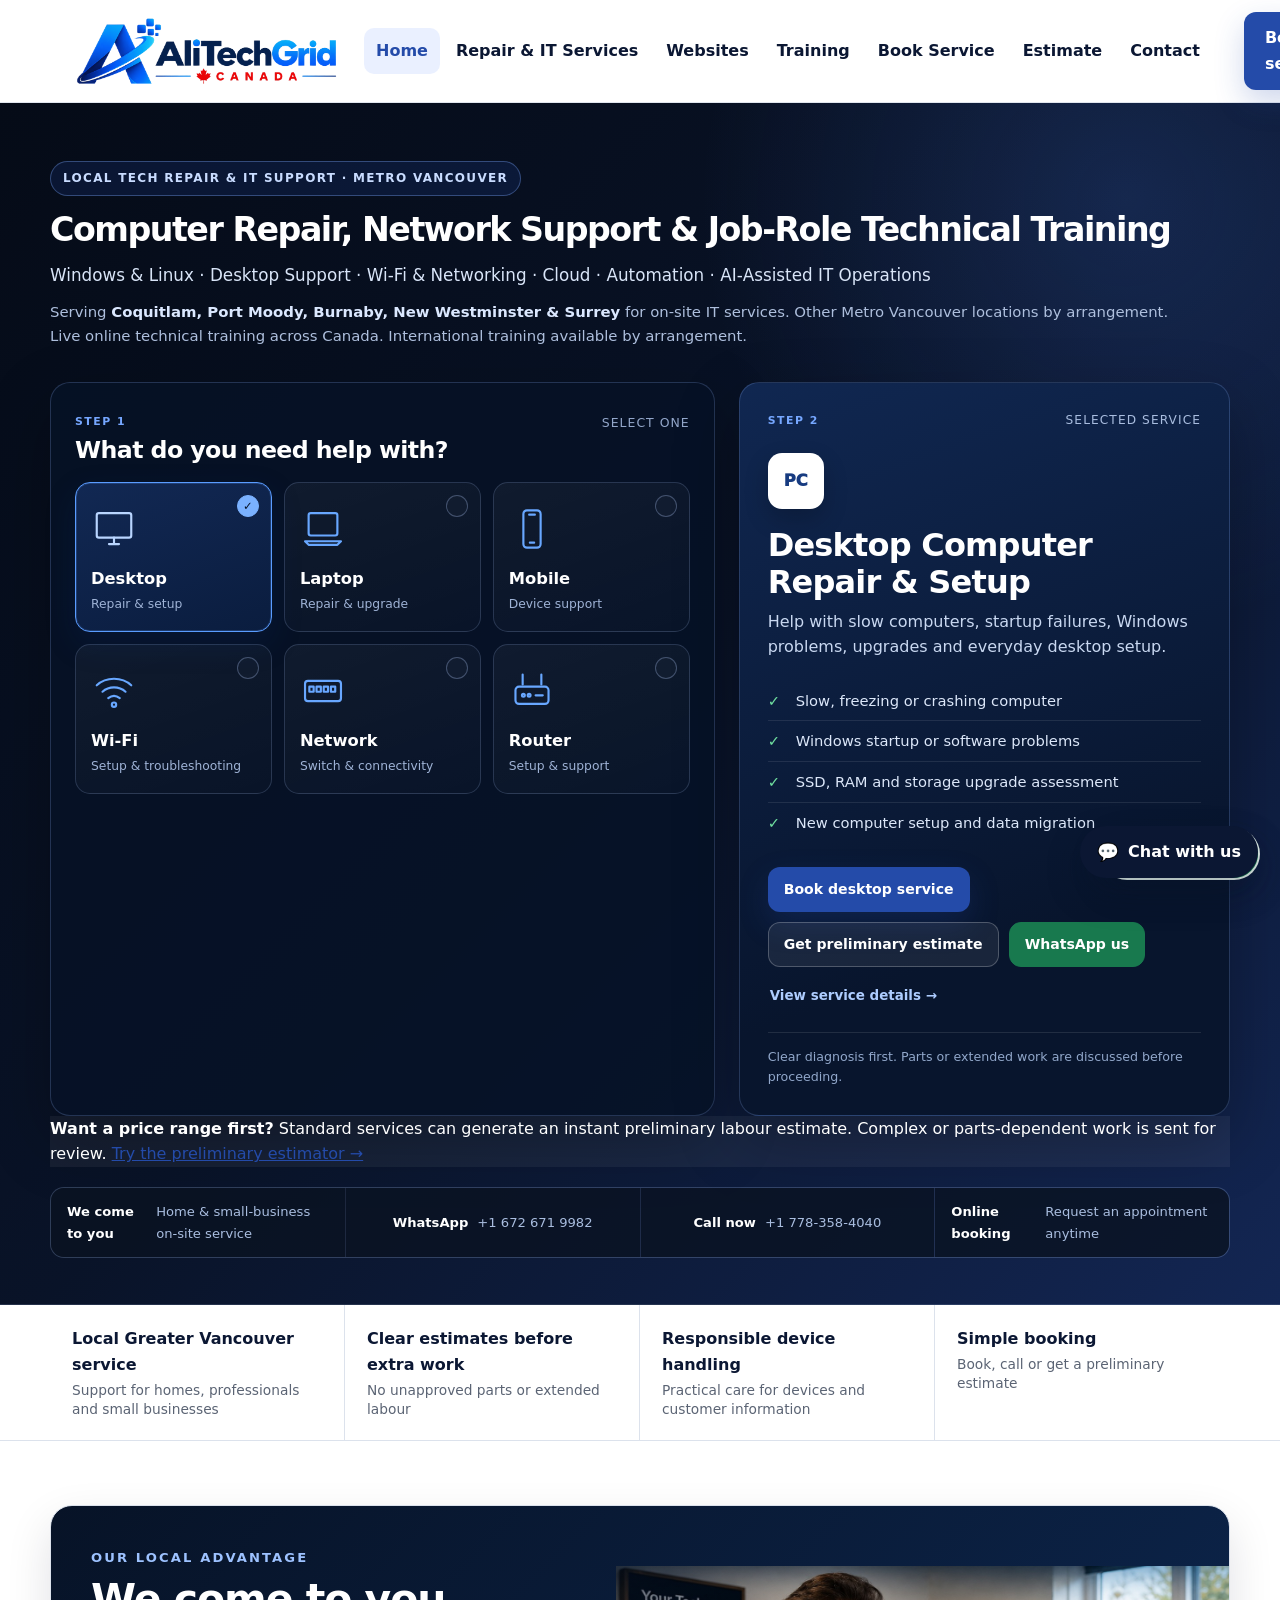
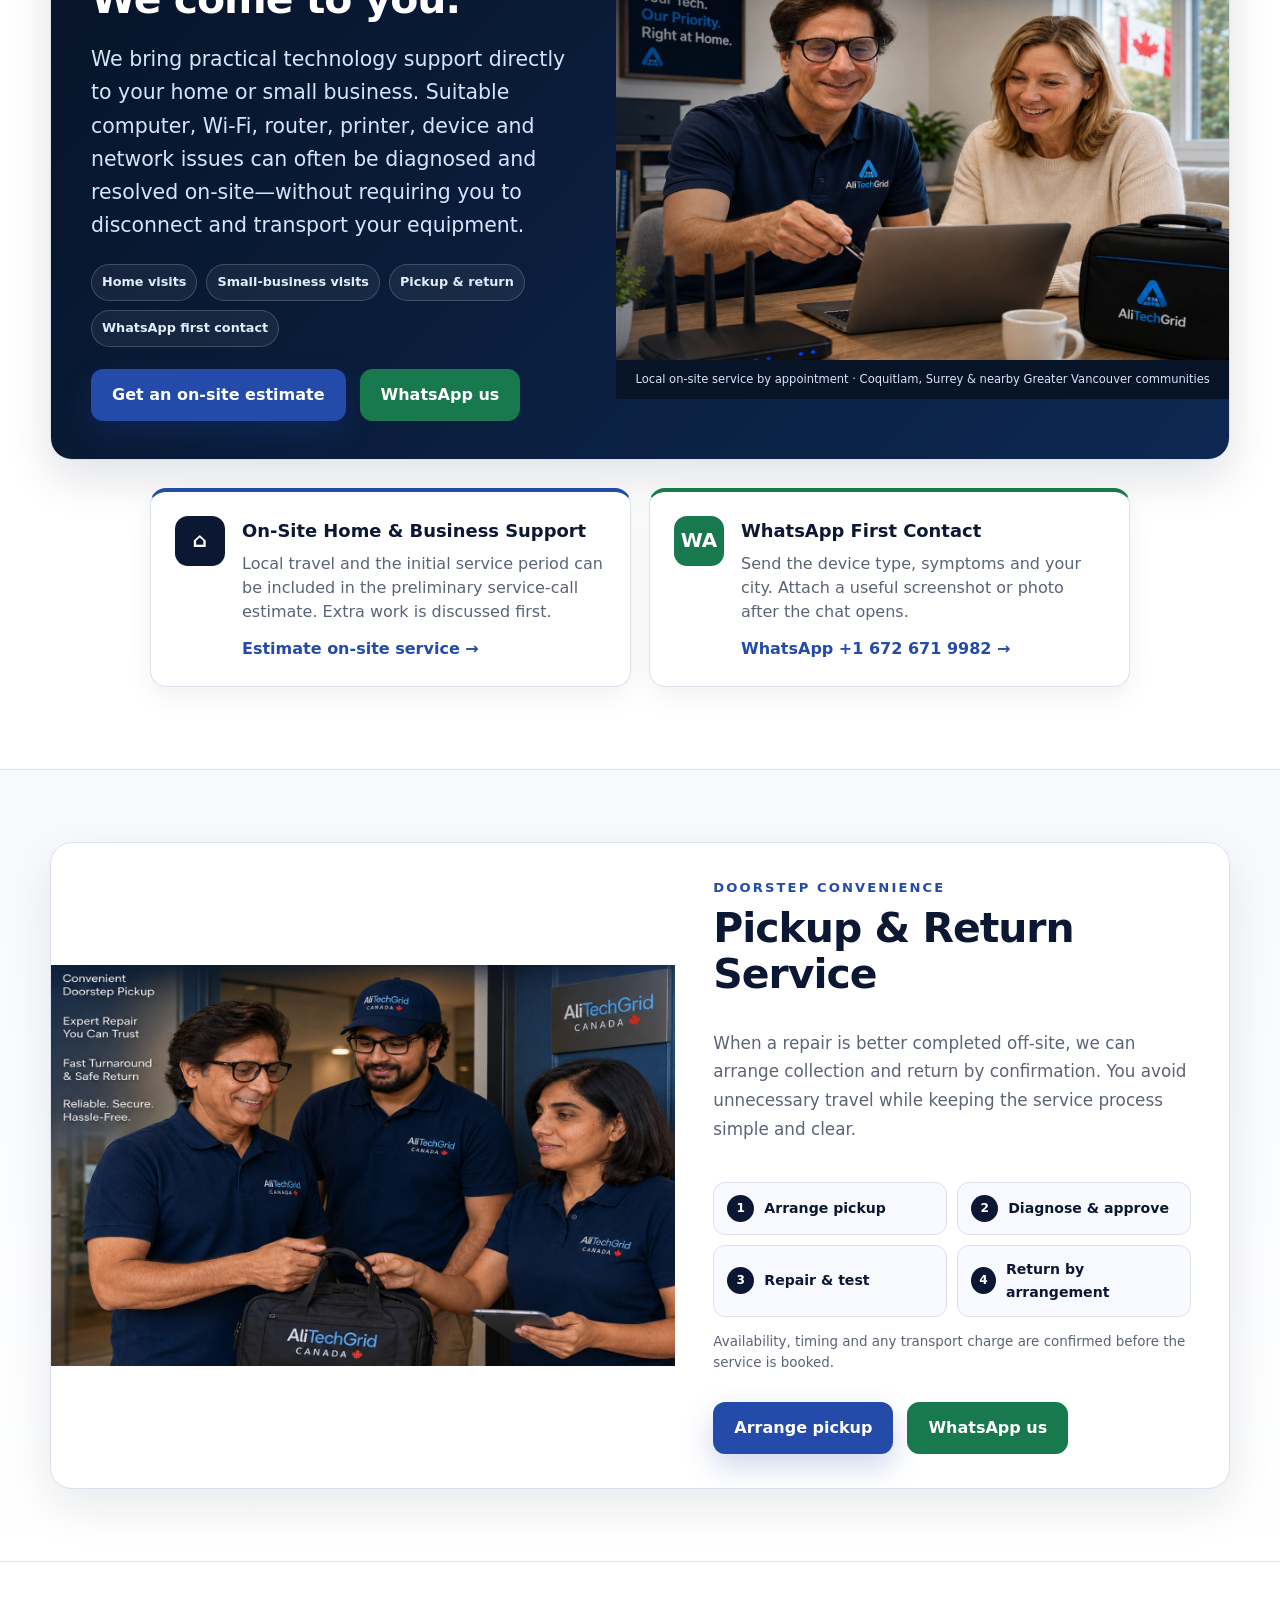
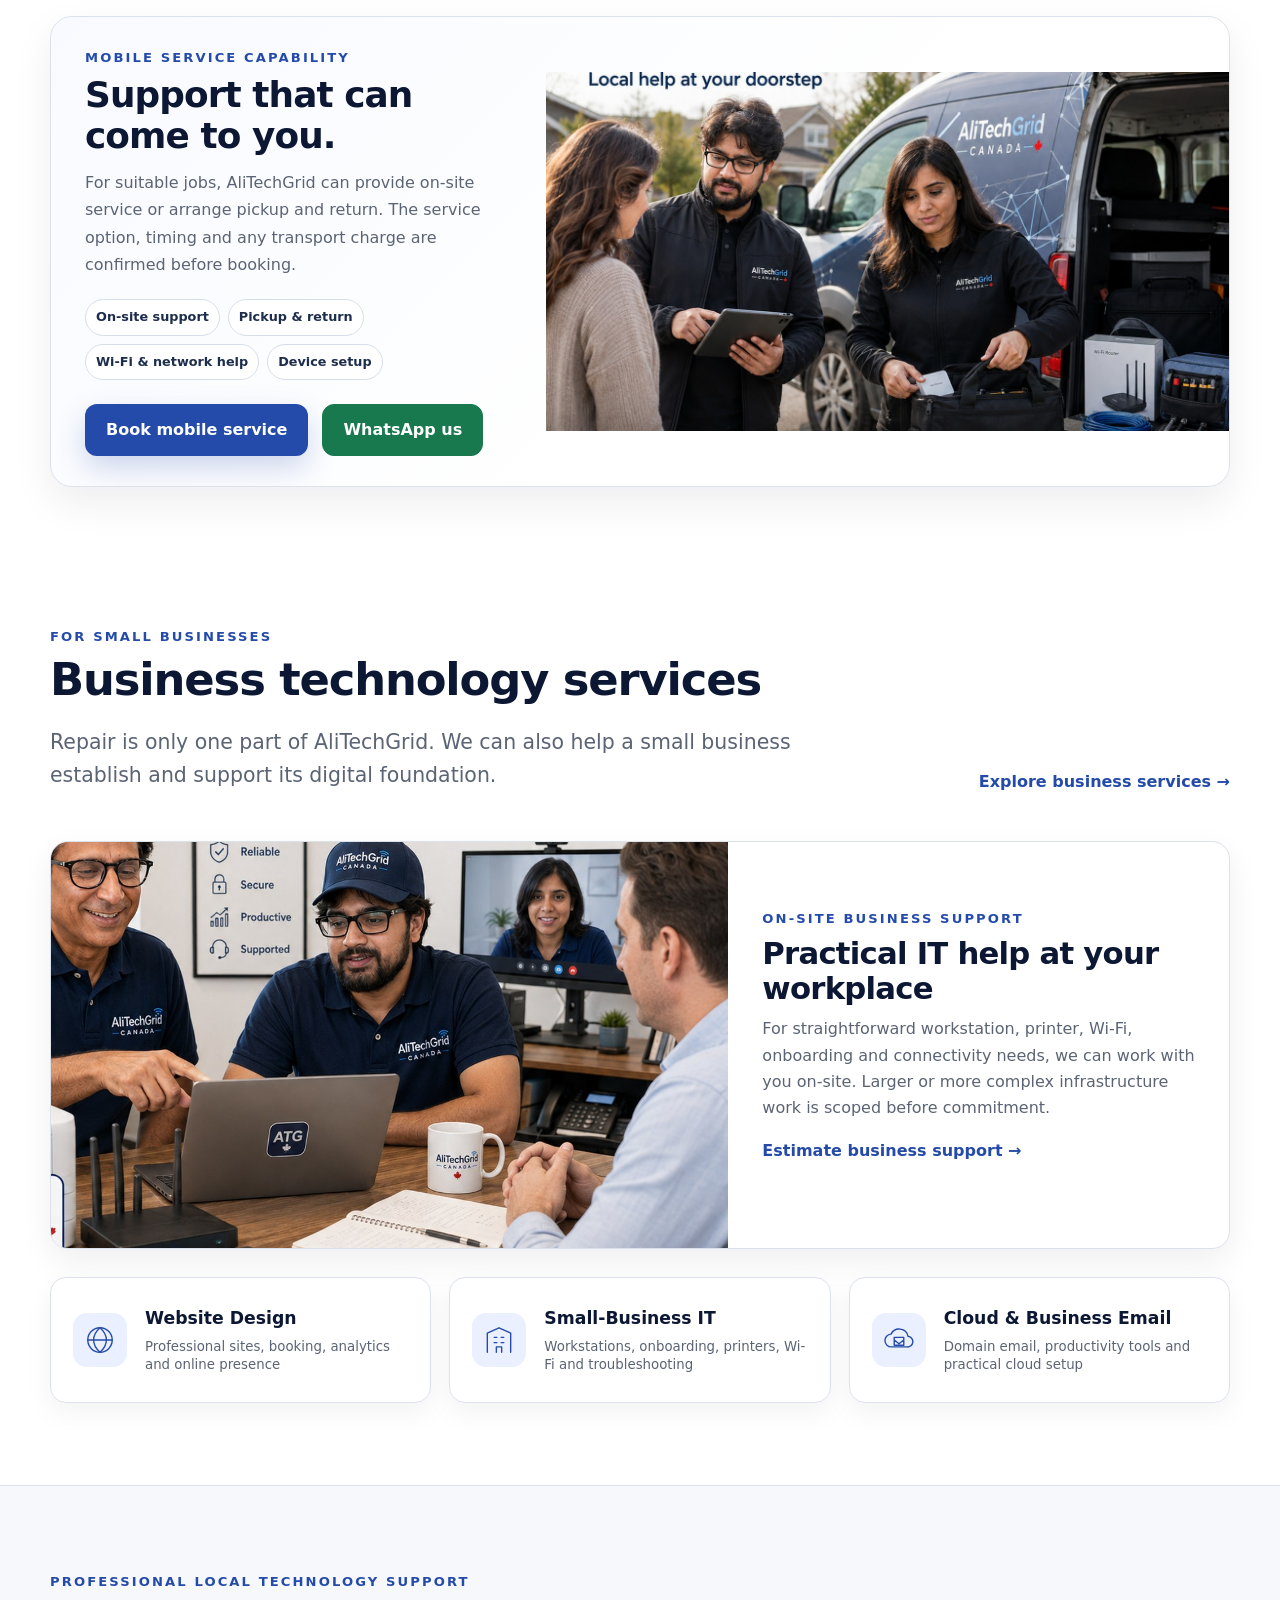
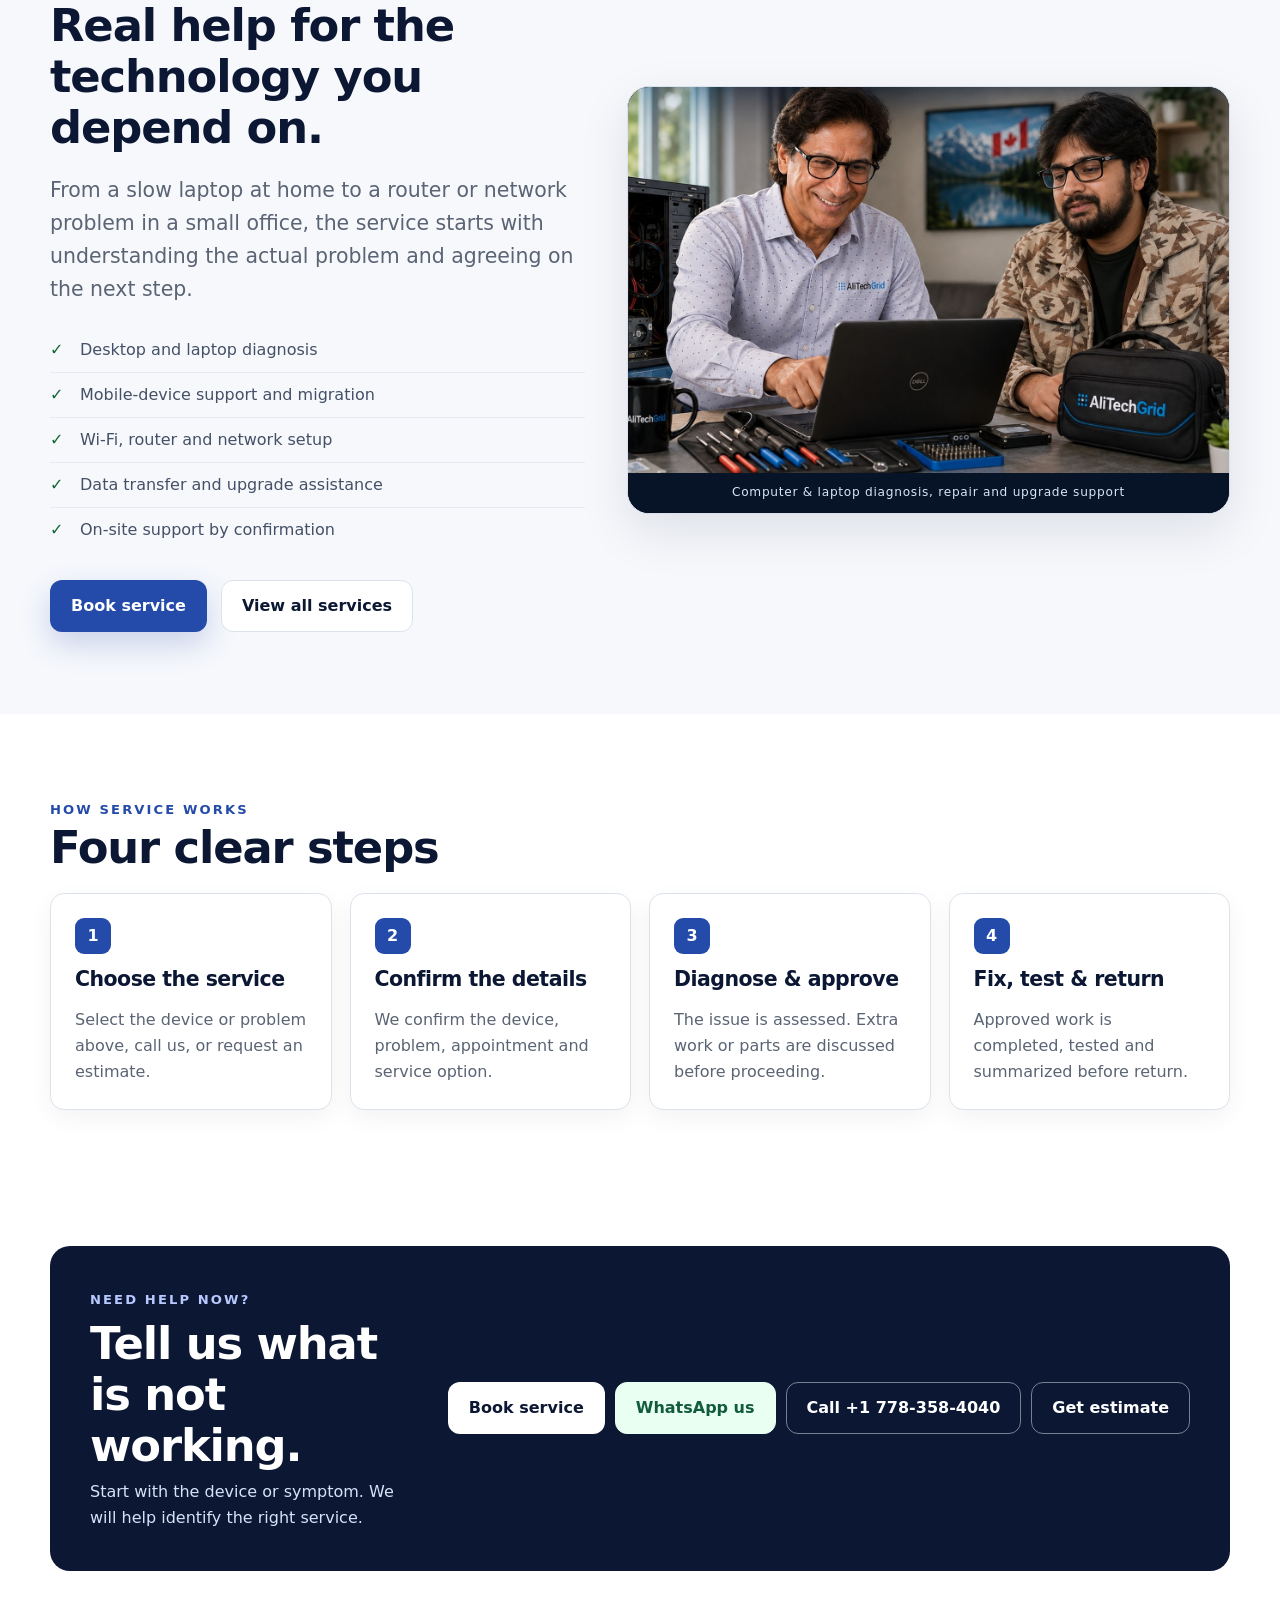
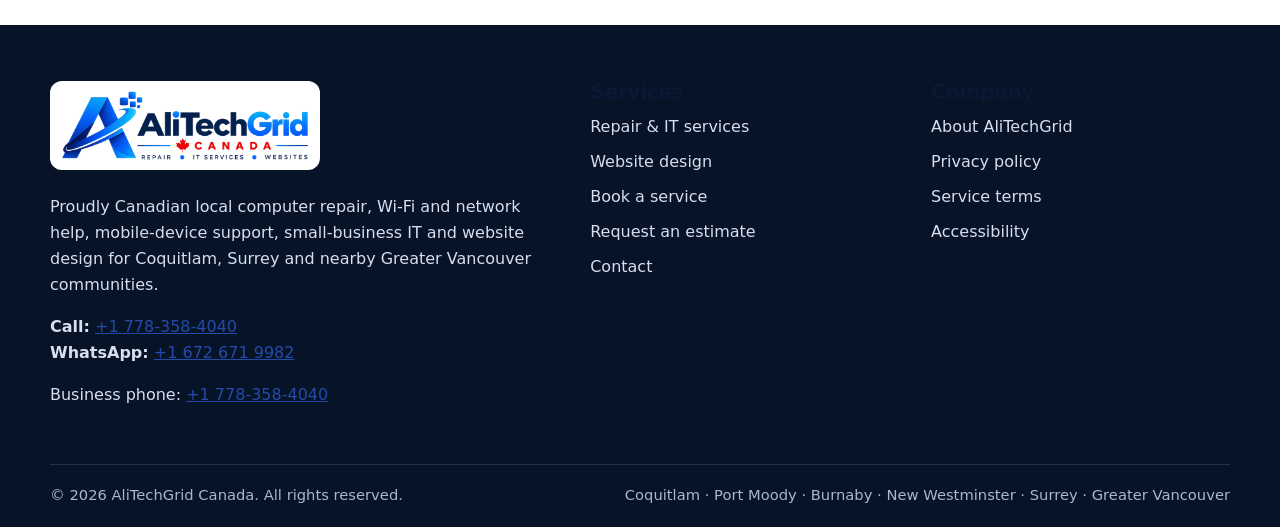
<file: index.html>
<!doctype html>
<html lang="en-CA">
<head>
  <script async src="https://www.googletagmanager.com/gtag/js?id=G-6F9X2CTQ1C"></script>
  <script>window.dataLayer=window.dataLayer||[];function gtag(){dataLayer.push(arguments)}gtag('js',new Date());gtag('config','G-6F9X2CTQ1C');</script>
  <meta charset="utf-8">
  <meta name="viewport" content="width=device-width,initial-scale=1">
  <title>Computer Repair, Wi-Fi & IT Support in Coquitlam | AliTechGrid Canada</title>
  <meta name="description" content="Local computer and laptop repair, mobile-device support, Wi-Fi, router and network setup, upgrades, data transfer, on-site IT support and small-business technology services in Coquitlam, Surrey and Greater Vancouver.">
  <meta name="robots" content="index, follow">
  <link rel="canonical" href="https://alitechgrid.ca/">
  <meta property="og:type" content="website">
  <meta property="og:site_name" content="AliTechGrid Canada">
  <meta property="og:title" content="Computer Repair, Wi-Fi & IT Support in Coquitlam | AliTechGrid Canada">
  <meta property="og:description" content="Choose your device or service and quickly find the right local repair or IT support starting point.">
  <meta property="og:url" content="https://alitechgrid.ca/">
  <meta property="og:image" content="https://alitechgrid.ca/assets/img/alitechgrid-home-service.jpg">
  <meta name="theme-color" content="#071327">
  <link rel="icon" href="assets/img/favicon.svg" type="image/svg+xml">
  <link rel="apple-touch-icon" href="assets/img/icon-180.png">
  <link rel="manifest" href="manifest.webmanifest">
  <link rel="stylesheet" href="assets/css/styles.css">
  <link rel="stylesheet" href="assets/css/local-it.css">
  <script type="application/ld+json">{"@context":"https://schema.org","@type":"LocalBusiness","name":"AliTechGrid Canada","url":"https://alitechgrid.ca","logo":"https://alitechgrid.ca/assets/img/alitechgrid-canada-logo.png","image":"https://alitechgrid.ca/assets/img/alitechgrid-home-service.jpg","telephone":"+1 778-358-4040","email":"contact@alitechgrid.com","description":"Local computer and laptop repair, mobile-device support, Wi-Fi and networking, on-site IT support and small-business digital services.","areaServed":["Coquitlam","Port Moody","Burnaby","New Westminster","Surrey","Greater Vancouver"],"serviceType":["Desktop computer repair","Laptop repair","Mobile phone and tablet support","Wi-Fi troubleshooting and setup","Router setup","Home and small-business networking","On-site IT support","Computer upgrades and data transfer","Small-business IT support","Website design","Business email and cloud setup"]}</script>
</head>
<body>
<a class="skip-link" href="#main">Skip to main content</a>
<header class="site-header"><div class="header-inner">
  <a class="brand" href="index.html" aria-label="AliTechGrid Canada home"><img src="assets/img/alitechgrid-canada-compact.png" alt="AliTechGrid Canada"></a>
  <button class="menu-button" type="button" data-menu-button aria-expanded="false" aria-controls="main-nav">Menu</button>
  <nav class="main-nav" id="main-nav" data-main-nav aria-label="Primary navigation">
    <a href="index.html" aria-current="page">Home</a><a href="services.html">Repair & IT Services</a><a href="websites.html">Websites</a><a href="book.html">Book Service</a><a href="estimate.html">Estimate</a><a href="contact.html">Contact</a>
  </nav>
  <a class="button button-primary header-book" href="book.html" data-booking-link>Book service</a>
</div></header>

<main id="main">
<section class="dynamic-hero">
  <div class="container">
    <div class="dynamic-hero-heading">
      <span class="local-badge">LOCAL TECH REPAIR & IT SUPPORT · GREATER VANCOUVER</span>
      <h1>Computer & Laptop Repair, Wi-Fi & IT Support</h1>
      <p class="dynamic-lead">Choose the device or service you need help with. You do not need to know the technical cause—we will help identify the right starting point.</p>
      <p class="dynamic-location">Serving <strong>Coquitlam, Port Moody, Burnaby, New Westminster, Surrey & Greater Vancouver</strong>.</p>
    </div>

    <div class="service-counter-layout">
      <div class="service-picker-shell">
        <div class="picker-heading">
          <div><span class="picker-step">STEP 1</span><h2>What do you need help with?</h2></div>
          <span class="picker-hint">Select one</span>
        </div>
        <div class="service-picker" role="radiogroup" aria-label="Choose a repair or IT service">
          <button class="service-choice is-active" type="button" role="radio" aria-checked="true" data-service="desktop">
            <span class="choice-check" aria-hidden="true">✓</span>
            <svg viewBox="0 0 64 64" aria-hidden="true"><rect x="8" y="10" width="48" height="34" rx="3"/><path d="M25 53h14M32 44v9"/></svg>
            <span class="choice-title">Desktop</span><span class="choice-sub">Repair & setup</span>
          </button>
          <button class="service-choice" type="button" role="radio" aria-checked="false" data-service="laptop">
            <span class="choice-check" aria-hidden="true">✓</span>
            <svg viewBox="0 0 64 64" aria-hidden="true"><rect x="12" y="10" width="40" height="31" rx="3"/><path d="M7 49h50l-5 5H12z"/></svg>
            <span class="choice-title">Laptop</span><span class="choice-sub">Repair & upgrade</span>
          </button>
          <button class="service-choice" type="button" role="radio" aria-checked="false" data-service="mobile">
            <span class="choice-check" aria-hidden="true">✓</span>
            <svg viewBox="0 0 64 64" aria-hidden="true"><rect x="20" y="6" width="24" height="52" rx="5"/><path d="M28 12h8M29 51h6"/></svg>
            <span class="choice-title">Mobile</span><span class="choice-sub">Device support</span>
          </button>
          <button class="service-choice" type="button" role="radio" aria-checked="false" data-service="wifi">
            <span class="choice-check" aria-hidden="true">✓</span>
            <svg viewBox="0 0 64 64" aria-hidden="true"><path d="M8 24c13-12 35-12 48 0M16 33c9-8 23-8 32 0M24 42c5-4 11-4 16 0"/><circle cx="32" cy="51" r="3"/></svg>
            <span class="choice-title">Wi-Fi</span><span class="choice-sub">Setup & troubleshooting</span>
          </button>
          <button class="service-choice" type="button" role="radio" aria-checked="false" data-service="network">
            <span class="choice-check" aria-hidden="true">✓</span>
            <svg viewBox="0 0 64 64" aria-hidden="true"><rect x="7" y="18" width="50" height="28" rx="4"/><rect x="13" y="26" width="6" height="7"/><rect x="23" y="26" width="6" height="7"/><rect x="33" y="26" width="6" height="7"/><rect x="43" y="26" width="6" height="7"/></svg>
            <span class="choice-title">Network</span><span class="choice-sub">Switch & connectivity</span>
          </button>
          <button class="service-choice" type="button" role="radio" aria-checked="false" data-service="router">
            <span class="choice-check" aria-hidden="true">✓</span>
            <svg viewBox="0 0 64 64" aria-hidden="true"><path d="M19 23V9M45 23V9"/><rect x="9" y="26" width="46" height="24" rx="5"/><circle cx="20" cy="38" r="2"/><circle cx="28" cy="38" r="2"/><path d="M37 38h10"/></svg>
            <span class="choice-title">Router</span><span class="choice-sub">Setup & support</span>
          </button>
        </div>
      </div>

      <aside class="dynamic-service-panel" aria-live="polite" aria-atomic="true">
        <div class="panel-topline"><span class="panel-step">STEP 2</span><span class="panel-status">Selected service</span></div>
        <div class="panel-service-icon" data-panel-icon aria-hidden="true">PC</div>
        <h2 data-panel-title>Desktop Computer Repair & Setup</h2>
        <p data-panel-description>Help with slow computers, startup failures, Windows problems, upgrades and everyday desktop setup.</p>
        <ul class="panel-problems" data-panel-problems>
          <li>Slow, freezing or crashing computer</li>
          <li>Windows startup or software problems</li>
          <li>SSD, RAM and storage upgrade assessment</li>
          <li>New computer setup and data migration</li>
        </ul>
        <div class="panel-actions">
          <a class="button button-primary" href="book.html" data-panel-book data-booking-link>Book desktop service</a>
          <a class="button button-secondary" href="estimate.html" data-panel-estimate>Get preliminary estimate</a>
          <a class="button button-whatsapp" href="https://wa.me/16726719982" data-panel-whatsapp target="_blank" rel="noopener noreferrer">WhatsApp us</a>
          <a class="panel-details" href="services.html#computer" data-panel-details>View service details →</a>
        </div>
        <p class="panel-assurance">Clear diagnosis first. Parts or extended work are discussed before proceeding.</p>
      </aside>
    </div>

    <div class="standard-estimate-note">
      <strong>Want a price range first?</strong>
      <span>Standard services can generate an instant preliminary labour estimate. Complex or parts-dependent work is sent for review.</span>
      <a href="estimate.html">Try the preliminary estimator →</a>
    </div>

    <div class="hero-contact-row">
      <a href="book.html" data-booking-link><strong>We come to you</strong><span>Home & small-business on-site service</span></a>
      <a href="https://wa.me/16726719982" data-whatsapp-link data-whatsapp-message="Hello AliTechGrid Canada. I need help with a technology issue and would like to discuss service options."><strong>WhatsApp</strong><span>+1 672 671 9982</span></a>
      <a href="tel:+17783584040"><strong>Call now</strong><span>+1 778-358-4040</span></a>
      <a href="book.html" data-booking-link><strong>Online booking</strong><span>Request an appointment anytime</span></a>
    </div>
  </div>
</section>

<section class="shop-trust" aria-label="Service commitments"><div class="container shop-trust-grid">
  <div><strong>Local Greater Vancouver service</strong><span>Support for homes, professionals and small businesses</span></div>
  <div><strong>Clear estimates before extra work</strong><span>No unapproved parts or extended labour</span></div>
  <div><strong>Responsible device handling</strong><span>Practical care for devices and customer information</span></div>
  <div><strong>Simple booking</strong><span>Book, call or get a preliminary estimate</span></div>
</div></section>

<section class="section service-delivery-section"><div class="container">
  <div class="onsite-feature">
    <div class="onsite-feature-copy">
      <span class="eyebrow">Our local advantage</span>
      <h2>We come to you.</h2>
      <p class="lead">We bring practical technology support directly to your home or small business. Suitable computer, Wi-Fi, router, printer, device and network issues can often be diagnosed and resolved on-site—without requiring you to disconnect and transport your equipment.</p>
      <div class="onsite-points"><span>Home visits</span><span>Small-business visits</span><span>Pickup & return</span><span>WhatsApp first contact</span></div>
      <div class="button-row"><a class="button button-primary" href="estimate.html?customer=home">Get an on-site estimate</a><a class="button button-whatsapp" href="https://wa.me/16726719982" data-whatsapp-link data-whatsapp-message="Hello AliTechGrid Canada. I would like to discuss an on-site technology service." target="_blank" rel="noopener noreferrer">WhatsApp us</a></div>
    </div>
    <figure class="onsite-feature-visual"><img src="assets/img/alitechgrid-home-service.jpg" width="1200" height="720" alt="AliTechGrid technician providing on-site computer and Wi-Fi support at a customer's home" loading="lazy" decoding="async"><figcaption>Local on-site service by appointment · Coquitlam, Surrey & nearby Greater Vancouver communities</figcaption></figure>
  </div>
  <div class="service-delivery-grid service-delivery-grid-compact">
    <article class="service-delivery-card featured"><span class="delivery-icon" aria-hidden="true">⌂</span><div><strong>On-Site Home & Business Support</strong><p>Local travel and the initial service period can be included in the preliminary service-call estimate. Extra work is discussed first.</p><a href="estimate.html?customer=home">Estimate on-site service →</a></div></article>
    <article class="service-delivery-card whatsapp-card"><span class="delivery-icon" aria-hidden="true">WA</span><div><strong>WhatsApp First Contact</strong><p>Send the device type, symptoms and your city. Attach a useful screenshot or photo after the chat opens.</p><a href="https://wa.me/16726719982" data-whatsapp-link data-whatsapp-message="Hello AliTechGrid Canada. I need technology help. I can send a screenshot or photo if useful." target="_blank" rel="noopener noreferrer">WhatsApp +1 672 671 9982 →</a></div></article>
  </div>
</div></section>

<section class="section pickup-feature-section"><div class="container">
  <div class="pickup-feature">
    <figure class="pickup-feature-visual"><img src="assets/img/alitechgrid-pickup-service.jpg" width="1200" height="720" alt="AliTechGrid technician arranging secure pickup and return of a customer's computer device" loading="lazy" decoding="async"></figure>
    <div class="pickup-feature-copy">
      <span class="eyebrow">Doorstep convenience</span>
      <h2>Pickup & Return Service</h2>
      <p class="lead">When a repair is better completed off-site, we can arrange collection and return by confirmation. You avoid unnecessary travel while keeping the service process simple and clear.</p>
      <div class="pickup-benefits"><span><strong>1</strong> Arrange pickup</span><span><strong>2</strong> Diagnose & approve</span><span><strong>3</strong> Repair & test</span><span><strong>4</strong> Return by arrangement</span></div>
      <p class="muted pickup-note">Availability, timing and any transport charge are confirmed before the service is booked.</p>
      <div class="button-row"><a class="button button-primary" href="book.html" data-booking-link>Arrange pickup</a><a class="button button-whatsapp" href="https://wa.me/16726719982" data-whatsapp-link data-whatsapp-message="Hello AliTechGrid Canada. I would like to arrange pickup and return service for my device." target="_blank" rel="noopener noreferrer">WhatsApp us</a></div>
    </div>
  </div>
</div></section>

<section class="section-sm mobile-service-proof"><div class="container">
  <div class="mobile-service-proof-card">
    <div class="mobile-service-proof-copy">
      <span class="eyebrow">Mobile service capability</span>
      <h2>Support that can come to you.</h2>
      <p>For suitable jobs, AliTechGrid can provide on-site service or arrange pickup and return. The service option, timing and any transport charge are confirmed before booking.</p>
      <div class="mobile-service-proof-points"><span>On-site support</span><span>Pickup &amp; return</span><span>Wi-Fi &amp; network help</span><span>Device setup</span></div>
      <div class="button-row"><a class="button button-primary" href="book.html" data-booking-link>Book mobile service</a><a class="button button-whatsapp" href="https://wa.me/16726719982" data-whatsapp-link data-whatsapp-message="Hello AliTechGrid Canada. I would like to discuss mobile on-site or pickup and return service." target="_blank" rel="noopener noreferrer">WhatsApp us</a></div>
    </div>
    <figure class="mobile-service-proof-visual"><img src="assets/img/alitechgrid-mobile-service.jpg" width="1400" height="736" alt="AliTechGrid mobile technology service team assisting a customer beside a service vehicle" loading="lazy" decoding="async"></figure>
  </div>
</div></section>

<section class="section business-services"><div class="container">
  <div class="section-heading-row"><div><span class="eyebrow">For small businesses</span><h2>Business technology services</h2><p class="lead">Repair is only one part of AliTechGrid. We can also help a small business establish and support its digital foundation.</p></div><a class="text-link" href="websites.html">Explore business services →</a></div>
  <div class="business-visual-feature"><figure><img src="assets/img/alitechgrid-business-service.jpg" width="1200" height="720" alt="AliTechGrid team discussing technology support with a small-business customer" loading="lazy" decoding="async"></figure><div><span class="eyebrow">On-site business support</span><h3>Practical IT help at your workplace</h3><p>For straightforward workstation, printer, Wi-Fi, onboarding and connectivity needs, we can work with you on-site. Larger or more complex infrastructure work is scoped before commitment.</p><a class="text-link" href="estimate.html?customer=business">Estimate business support →</a></div></div>
  <div class="business-service-grid">
    <a class="business-service-card" href="websites.html">
      <span class="business-icon"><svg viewBox="0 0 64 64" aria-hidden="true"><circle cx="32" cy="32" r="23"/><path d="M9 32h46M32 9c8 7 12 15 12 23S40 48 32 55M32 9c-8 7-12 15-12 23s4 16 12 23"/></svg></span>
      <span><strong>Website Design</strong><small>Professional sites, booking, analytics and online presence</small></span>
    </a>
    <a class="business-service-card" href="services.html#business">
      <span class="business-icon"><svg viewBox="0 0 64 64" aria-hidden="true"><path d="M10 55V19l22-10 22 10v36M23 27h5M36 27h5M23 37h5M36 37h5M27 55V45h10v10"/></svg></span>
      <span><strong>Small-Business IT</strong><small>Workstations, onboarding, printers, Wi-Fi and troubleshooting</small></span>
    </a>
    <a class="business-service-card" href="services.html#business">
      <span class="business-icon"><svg viewBox="0 0 64 64" aria-hidden="true"><path d="M18 45h29a10 10 0 0 0 2-20 17 17 0 0 0-32-4A12 12 0 0 0 18 45z"/><path d="M23 32l9 7 9-7M23 27h18v15H23z"/></svg></span>
      <span><strong>Cloud & Business Email</strong><small>Domain email, productivity tools and practical cloud setup</small></span>
    </a>
  </div>
</div></section>

<section class="section surface-alt repair-brand-section"><div class="container repair-brand-grid">
  <div class="repair-brand-copy">
    <span class="eyebrow">Professional local technology support</span>
    <h2>Real help for the technology you depend on.</h2>
    <p class="lead">From a slow laptop at home to a router or network problem in a small office, the service starts with understanding the actual problem and agreeing on the next step.</p>
    <ul class="solution-list"><li>Desktop and laptop diagnosis</li><li>Mobile-device support and migration</li><li>Wi-Fi, router and network setup</li><li>Data transfer and upgrade assistance</li><li>On-site support by confirmation</li></ul>
    <div class="button-row"><a class="button button-primary" href="book.html" data-booking-link>Book service</a><a class="button button-secondary" href="services.html">View all services</a></div>
  </div>
  <figure class="repair-brand-visual"><img src="assets/img/alitechgrid-repair-service.jpg" width="1200" height="720" alt="AliTechGrid technicians diagnosing and repairing computer hardware and laptop problems" loading="lazy" decoding="async"><figcaption>Computer & laptop diagnosis, repair and upgrade support</figcaption></figure>
</div></section>

<section class="section"><div class="container">
  <span class="eyebrow">How service works</span><h2>Four clear steps</h2>
  <div class="simple-process">
    <article><span>1</span><h3>Choose the service</h3><p>Select the device or problem above, call us, or request an estimate.</p></article>
    <article><span>2</span><h3>Confirm the details</h3><p>We confirm the device, problem, appointment and service option.</p></article>
    <article><span>3</span><h3>Diagnose & approve</h3><p>The issue is assessed. Extra work or parts are discussed before proceeding.</p></article>
    <article><span>4</span><h3>Fix, test & return</h3><p>Approved work is completed, tested and summarized before return.</p></article>
  </div>
</div></section>

<section class="section-sm"><div class="container"><div class="local-cta"><div><span class="eyebrow cta-eyebrow">Need help now?</span><h2>Tell us what is not working.</h2><p>Start with the device or symptom. We will help identify the right service.</p></div><div class="local-cta-actions"><a class="button button-light" href="book.html" data-booking-link>Book service</a><a class="button button-whatsapp-light" href="https://wa.me/16726719982" data-whatsapp-link data-whatsapp-message="Hello AliTechGrid Canada. I need help and would like to discuss the best service option." target="_blank" rel="noopener noreferrer">WhatsApp us</a><a class="button button-outline-light" href="tel:+17783584040">Call +1 778-358-4040</a><a class="button button-outline-light" href="estimate.html">Get estimate</a></div></div></div></section>
</main>

<footer class="site-footer"><div class="container"><div class="footer-grid">
  <div><img class="footer-logo" src="assets/img/alitechgrid-canada-logo.png" alt="AliTechGrid Canada"><p>Proudly Canadian local computer repair, Wi-Fi and network help, mobile-device support, small-business IT and website design for Coquitlam, Surrey and nearby Greater Vancouver communities.</p><p><strong>Call:</strong> <a href="tel:+17783584040">+1 778-358-4040</a><br><strong>WhatsApp:</strong> <a href="https://wa.me/16726719982" data-whatsapp-link>+1 672 671 9982</a></p></div>
  <div><h3>Services</h3><ul class="footer-links"><li><a href="services.html">Repair & IT services</a></li><li><a href="websites.html">Website design</a></li><li><a href="book.html">Book a service</a></li><li><a href="estimate.html">Request an estimate</a></li><li><a href="contact.html">Contact</a></li></ul></div>
  <div><h3>Company</h3><ul class="footer-links"><li><a href="about.html">About AliTechGrid</a></li><li><a href="privacy.html">Privacy policy</a></li><li><a href="terms.html">Service terms</a></li><li><a href="accessibility.html">Accessibility</a></li></ul></div>
</div><div class="footer-bottom"><span>© <span data-current-year></span> AliTechGrid Canada. All rights reserved.</span><span>Coquitlam · Port Moody · Burnaby · New Westminster · Surrey · Greater Vancouver</span></div></div></footer>
<a class="whatsapp-float" href="https://wa.me/16726719982" data-whatsapp-link data-whatsapp-message="Hello AliTechGrid Canada. I need help with a technology issue." aria-label="Chat with AliTechGrid Canada on WhatsApp"><span class="whatsapp-float-icon" aria-hidden="true">WA</span><span>WhatsApp</span></a>
<script src="assets/js/site-config.js"></script><script src="assets/js/main.js"></script><script src="assets/js/whatsapp.js"></script><script src="assets/js/local-services.js"></script>
</body></html>
</file>
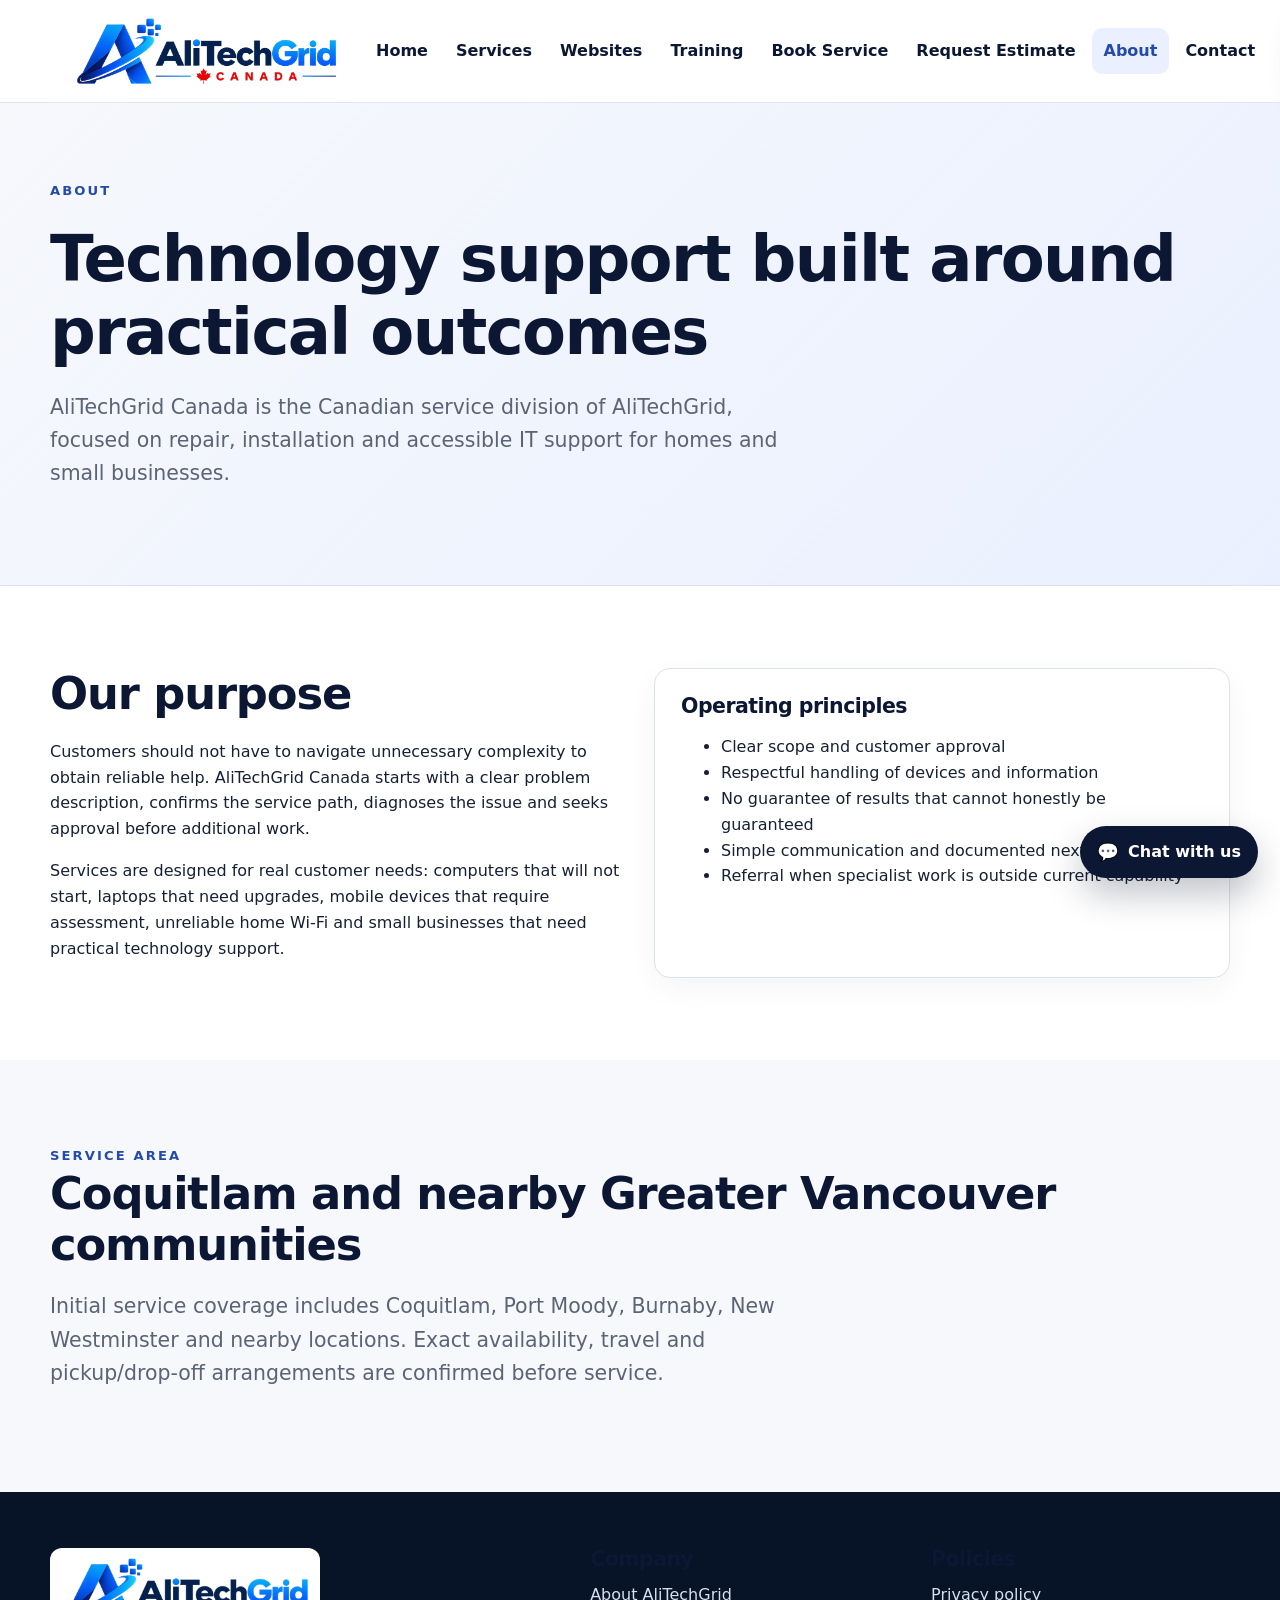
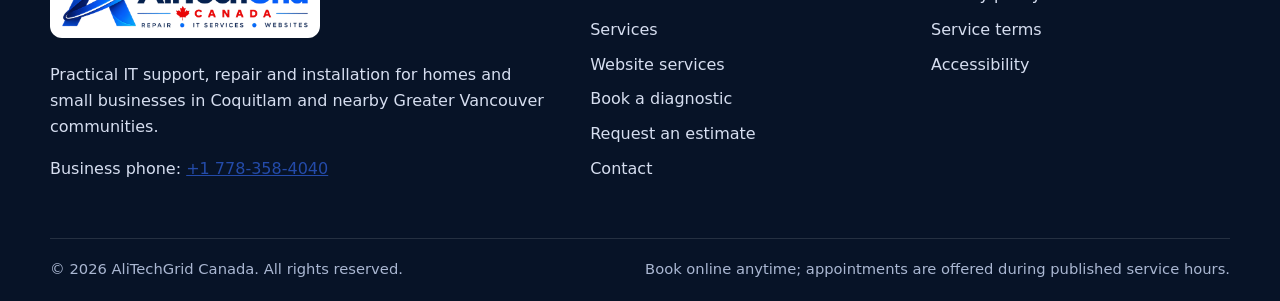
<file: about.html>
<!doctype html>
<html lang="en-CA">
<head>
  <!-- Google tag (gtag.js) -->
  <script async src="https://www.googletagmanager.com/gtag/js?id=G-6F9X2CTQ1C"></script>
  <script>
    window.dataLayer = window.dataLayer || [];
    function gtag(){dataLayer.push(arguments);}
    gtag('js', new Date());
    gtag('config', 'G-6F9X2CTQ1C');
  </script>
  <meta charset="utf-8">
  <meta name="viewport" content="width=device-width, initial-scale=1">
  <title>About AliTechGrid Canada</title>
  <meta name="description" content="Learn about AliTechGrid Canada's practical approach to repair, installation and IT support for homes and small businesses.">
  <meta name="robots" content="index, follow">
  <link rel="canonical" href="https://alitechgrid.ca/about.html">
  <meta property="og:type" content="website">
  <meta property="og:site_name" content="AliTechGrid Canada">
  <meta property="og:title" content="About AliTechGrid Canada">
  <meta property="og:description" content="Learn about AliTechGrid Canada's practical approach to repair, installation and IT support for homes and small businesses.">
  <meta property="og:url" content="https://alitechgrid.ca/about.html">
  <meta property="og:image" content="https://alitechgrid.ca/assets/img/alitechgrid-canada-logo.png">
  <meta name="theme-color" content="#0b1733">
  <link rel="icon" href="assets/img/favicon.svg" type="image/svg+xml">
  <link rel="apple-touch-icon" href="assets/img/icon-180.png">
  <link rel="manifest" href="manifest.webmanifest">
  <link rel="stylesheet" href="assets/css/styles.css">
  
<script type="application/ld+json">
{
  "@context": "https://schema.org",
  "@type": "LocalBusiness",
  "name": "AliTechGrid Canada",
  "url": "https://alitechgrid.ca",
  "logo": "https://alitechgrid.ca/assets/img/alitechgrid-canada-logo.png",
  "image": "https://alitechgrid.ca/assets/img/alitechgrid-canada-logo.png",
  "email": "contact@alitechgrid.com",
  "description": "Computer, laptop, mobile device and small-business IT support in Coquitlam and nearby Greater Vancouver communities.",
  "areaServed": [
    "Coquitlam",
    "Port Moody",
    "Burnaby",
    "New Westminster",
    "Greater Vancouver"
  ],
  "serviceType": [
    "Computer repair",
    "Laptop repair",
    "Mobile phone and tablet repair assessment",
    "On-site IT support",
    "Pickup and drop-off service",
    "Home Wi-Fi and network setup",
    "Small-business IT support"
  ]
}
</script>

</head>
<body>
  
<a class="skip-link" href="#main">Skip to main content</a>
<header class="site-header">
  <div class="header-inner">
    <a class="brand" href="index.html" aria-label="AliTechGrid Canada home">
      <img src="assets/img/alitechgrid-canada-compact.png" alt="AliTechGrid Canada">
    </a>
    <button class="menu-button" type="button" data-menu-button aria-expanded="false" aria-controls="main-nav">
      Menu
    </button>
    <nav class="main-nav" id="main-nav" data-main-nav aria-label="Primary navigation">
      <a href="index.html">Home</a>
<a href="services.html">Services</a>
<a href="book.html">Book Service</a>
<a href="estimate.html">Request Estimate</a>
<a href="about.html" aria-current="page">About</a>
<a href="contact.html">Contact</a>
    </nav>
    <a class="button button-primary header-book" href="book.html" data-booking-link>Book service</a>
  </div>
</header>

  <main id="main">
    
<section class="page-hero">
  <div class="container">
    <span class="eyebrow">About</span>
    <h1>Technology support built around practical outcomes</h1>
    <p class="lead">AliTechGrid Canada is the Canadian service division of AliTechGrid, focused on repair, installation and accessible IT support for homes and small businesses.</p>
  </div>
</section>
<section class="section">
  <div class="container grid-2">
    <div>
      <h2>Our purpose</h2>
      <p>Customers should not have to navigate unnecessary complexity to obtain reliable help. AliTechGrid Canada starts with a clear problem description, confirms the service path, diagnoses the issue and seeks approval before additional work.</p>
      <p>Services are designed for real customer needs: computers that will not start, laptops that need upgrades, mobile devices that require assessment, unreliable home Wi-Fi and small businesses that need practical technology support.</p>
    </div>
    <div class="card">
      <h3>Operating principles</h3>
      <ul>
        <li>Clear scope and customer approval</li>
        <li>Respectful handling of devices and information</li>
        <li>No guarantee of results that cannot honestly be guaranteed</li>
        <li>Simple communication and documented next steps</li>
        <li>Referral when specialist work is outside current capability</li>
      </ul>
    </div>
  </div>
</section>
<section class="section surface-alt">
  <div class="container">
    <span class="eyebrow">Service area</span>
    <h2>Coquitlam and nearby Greater Vancouver communities</h2>
    <p class="lead">Initial service coverage includes Coquitlam, Port Moody, Burnaby, New Westminster and nearby locations. Exact availability, travel and pickup/drop-off arrangements are confirmed before service.</p>
  </div>
</section>

  </main>
  
<footer class="site-footer">
  <div class="container">
    <div class="footer-grid">
      <div>
        <img class="footer-logo" src="assets/img/alitechgrid-canada-logo.png" alt="AliTechGrid Canada">
        <p>Practical IT support, repair and installation for homes and small businesses in Coquitlam and nearby Greater Vancouver communities.</p>
      </div>
      <div>
        <h3>Company</h3>
        <ul class="footer-links">
          <li><a href="about.html">About AliTechGrid</a></li>
          <li><a href="services.html">Services</a></li>
          <li><a href="book.html">Book a diagnostic</a></li>
          <li><a href="estimate.html">Request an estimate</a></li>
          <li><a href="contact.html">Contact</a></li>
        </ul>
      </div>
      <div>
        <h3>Policies</h3>
        <ul class="footer-links">
          <li><a href="privacy.html">Privacy policy</a></li>
          <li><a href="terms.html">Service terms</a></li>
          <li><a href="accessibility.html">Accessibility</a></li>
        </ul>
      </div>
    </div>
    <div class="footer-bottom">
      <span>© <span data-current-year></span> AliTechGrid Canada. All rights reserved.</span>
      <span>Book online anytime; appointments are offered during published service hours.</span>
    </div>
  </div>
</footer>
<script src="assets/js/site-config.js"></script>
<script src="assets/js/main.js"></script>

</body>
</html>
</file>
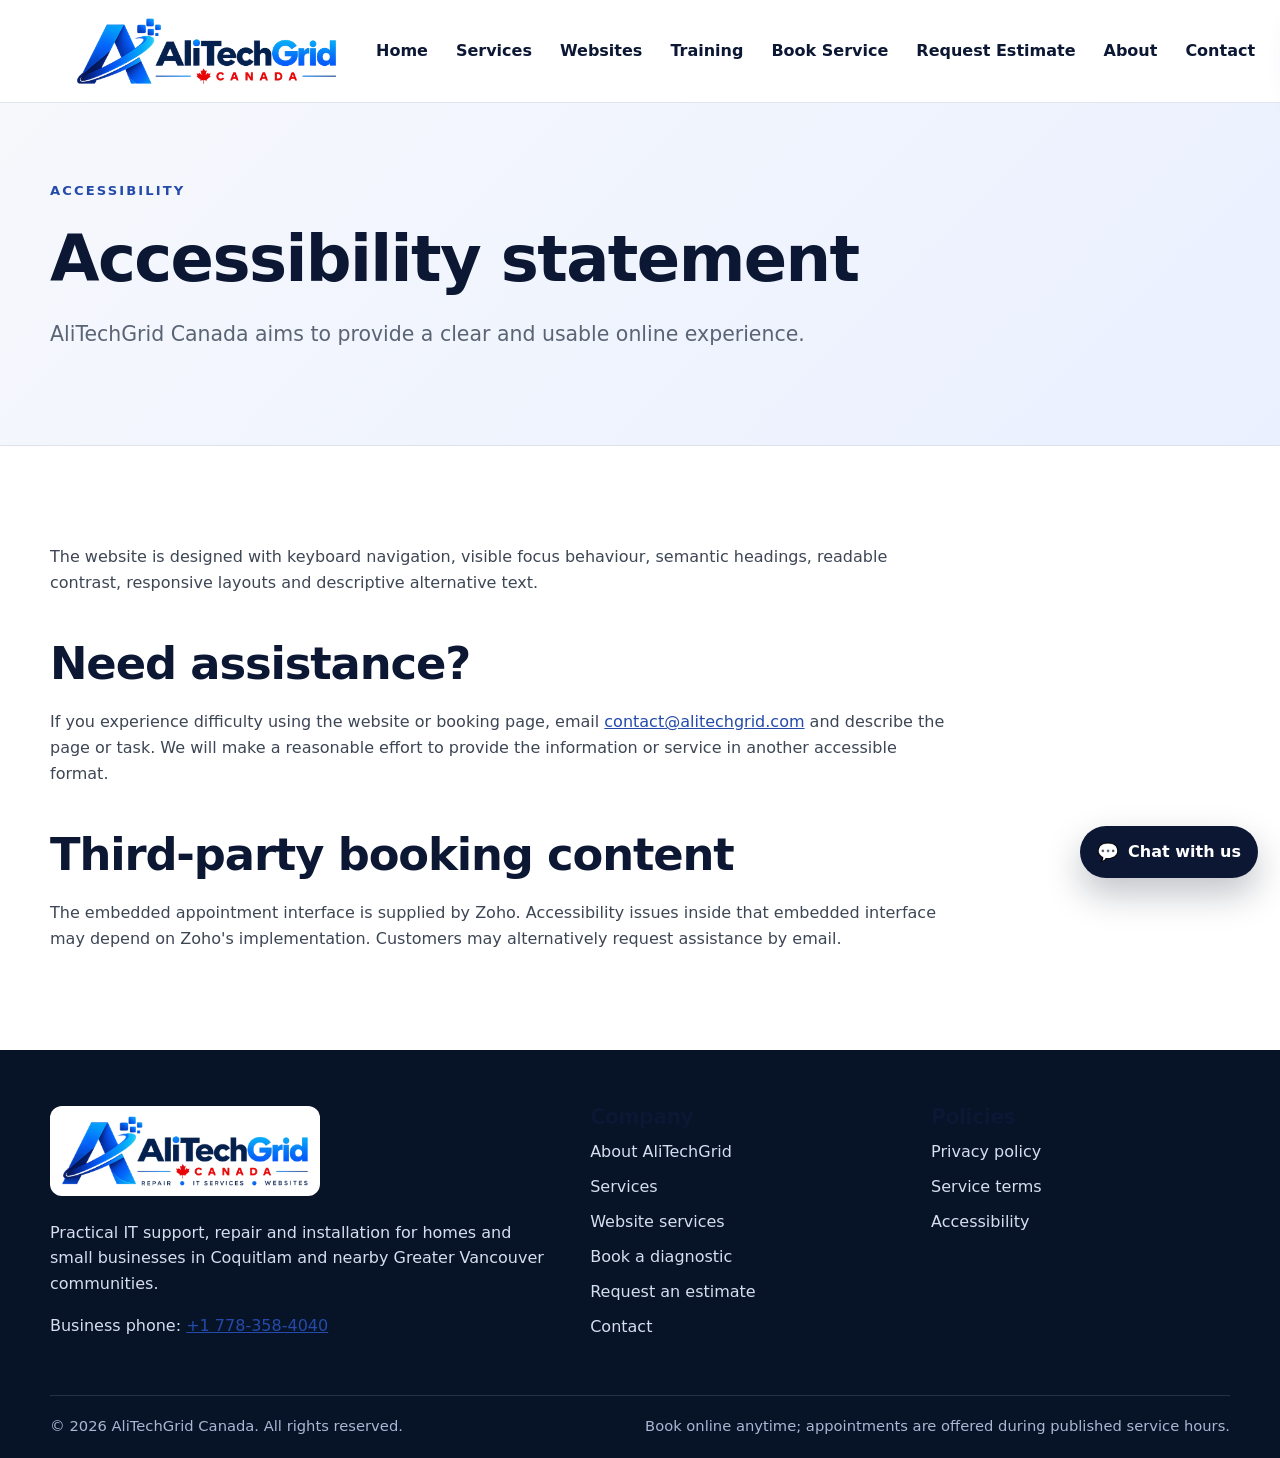
<file: accessibility.html>
<!doctype html>
<html lang="en-CA">
<head>
  <!-- Google tag (gtag.js) -->
  <script async src="https://www.googletagmanager.com/gtag/js?id=G-6F9X2CTQ1C"></script>
  <script>
    window.dataLayer = window.dataLayer || [];
    function gtag(){dataLayer.push(arguments);}
    gtag('js', new Date());
    gtag('config', 'G-6F9X2CTQ1C');
  </script>
  <meta charset="utf-8">
  <meta name="viewport" content="width=device-width, initial-scale=1">
  <title>Accessibility | AliTechGrid Canada</title>
  <meta name="description" content="AliTechGrid Canada accessibility statement.">
  <meta name="robots" content="index, follow">
  <link rel="canonical" href="https://alitechgrid.ca/accessibility.html">
  <meta property="og:type" content="website">
  <meta property="og:site_name" content="AliTechGrid Canada">
  <meta property="og:title" content="Accessibility | AliTechGrid Canada">
  <meta property="og:description" content="AliTechGrid Canada accessibility statement.">
  <meta property="og:url" content="https://alitechgrid.ca/accessibility.html">
  <meta property="og:image" content="https://alitechgrid.ca/assets/img/alitechgrid-canada-logo.png">
  <meta name="theme-color" content="#0b1733">
  <link rel="icon" href="assets/img/favicon.svg" type="image/svg+xml">
  <link rel="apple-touch-icon" href="assets/img/icon-180.png">
  <link rel="manifest" href="manifest.webmanifest">
  <link rel="stylesheet" href="assets/css/styles.css">
  
<script type="application/ld+json">
{
  "@context": "https://schema.org",
  "@type": "LocalBusiness",
  "name": "AliTechGrid Canada",
  "url": "https://alitechgrid.ca",
  "logo": "https://alitechgrid.ca/assets/img/alitechgrid-canada-logo.png",
  "image": "https://alitechgrid.ca/assets/img/alitechgrid-canada-logo.png",
  "email": "contact@alitechgrid.com",
  "description": "Computer, laptop, mobile device and small-business IT support in Coquitlam and nearby Greater Vancouver communities.",
  "areaServed": [
    "Coquitlam",
    "Port Moody",
    "Burnaby",
    "New Westminster",
    "Greater Vancouver"
  ],
  "serviceType": [
    "Computer repair",
    "Laptop repair",
    "Mobile phone and tablet repair assessment",
    "On-site IT support",
    "Pickup and drop-off service",
    "Home Wi-Fi and network setup",
    "Small-business IT support"
  ]
}
</script>

</head>
<body>
  
<a class="skip-link" href="#main">Skip to main content</a>
<header class="site-header">
  <div class="header-inner">
    <a class="brand" href="index.html" aria-label="AliTechGrid Canada home">
      <img src="assets/img/alitechgrid-canada-compact.png" alt="AliTechGrid Canada">
    </a>
    <button class="menu-button" type="button" data-menu-button aria-expanded="false" aria-controls="main-nav">
      Menu
    </button>
    <nav class="main-nav" id="main-nav" data-main-nav aria-label="Primary navigation">
      <a href="index.html">Home</a>
<a href="services.html">Services</a>
<a href="book.html">Book Service</a>
<a href="estimate.html">Request Estimate</a>
<a href="about.html">About</a>
<a href="contact.html">Contact</a>
    </nav>
    <a class="button button-primary header-book" href="book.html" data-booking-link>Book service</a>
  </div>
</header>

  <main id="main">
    
<section class="page-hero"><div class="container"><span class="eyebrow">Accessibility</span><h1>Accessibility statement</h1><p class="lead">AliTechGrid Canada aims to provide a clear and usable online experience.</p></div></section>
<section class="section"><div class="container prose">
<p>The website is designed with keyboard navigation, visible focus behaviour, semantic headings, readable contrast, responsive layouts and descriptive alternative text.</p>
<h2>Need assistance?</h2>
<p>If you experience difficulty using the website or booking page, email <a href="mailto:contact@alitechgrid.com">contact@alitechgrid.com</a> and describe the page or task. We will make a reasonable effort to provide the information or service in another accessible format.</p>
<h2>Third-party booking content</h2>
<p>The embedded appointment interface is supplied by Zoho. Accessibility issues inside that embedded interface may depend on Zoho's implementation. Customers may alternatively request assistance by email.</p>
</div></section>

  </main>
  
<footer class="site-footer">
  <div class="container">
    <div class="footer-grid">
      <div>
        <img class="footer-logo" src="assets/img/alitechgrid-canada-logo.png" alt="AliTechGrid Canada">
        <p>Practical IT support, repair and installation for homes and small businesses in Coquitlam and nearby Greater Vancouver communities.</p>
      </div>
      <div>
        <h3>Company</h3>
        <ul class="footer-links">
          <li><a href="about.html">About AliTechGrid</a></li>
          <li><a href="services.html">Services</a></li>
          <li><a href="book.html">Book a diagnostic</a></li>
          <li><a href="estimate.html">Request an estimate</a></li>
          <li><a href="contact.html">Contact</a></li>
        </ul>
      </div>
      <div>
        <h3>Policies</h3>
        <ul class="footer-links">
          <li><a href="privacy.html">Privacy policy</a></li>
          <li><a href="terms.html">Service terms</a></li>
          <li><a href="accessibility.html">Accessibility</a></li>
        </ul>
      </div>
    </div>
    <div class="footer-bottom">
      <span>© <span data-current-year></span> AliTechGrid Canada. All rights reserved.</span>
      <span>Book online anytime; appointments are offered during published service hours.</span>
    </div>
  </div>
</footer>
<script src="assets/js/site-config.js"></script>
<script src="assets/js/main.js"></script>

</body>
</html>
</file>
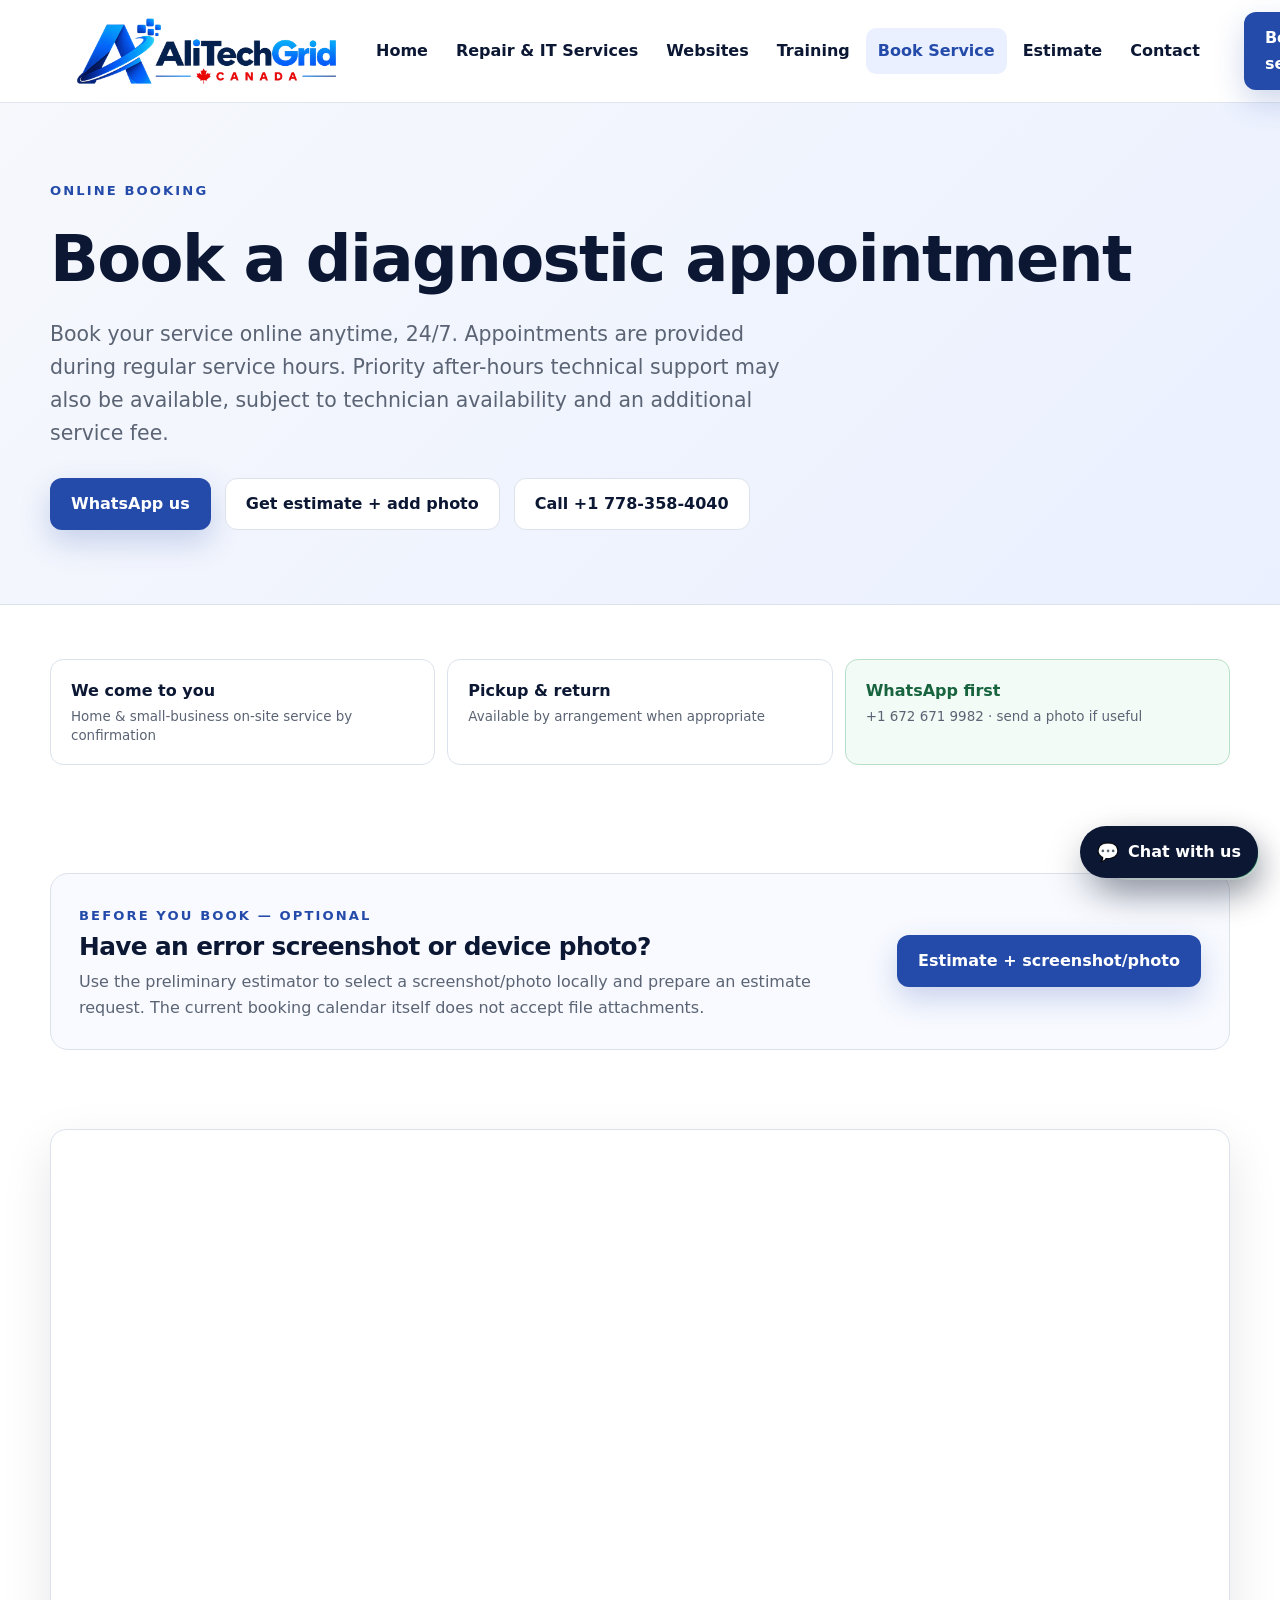
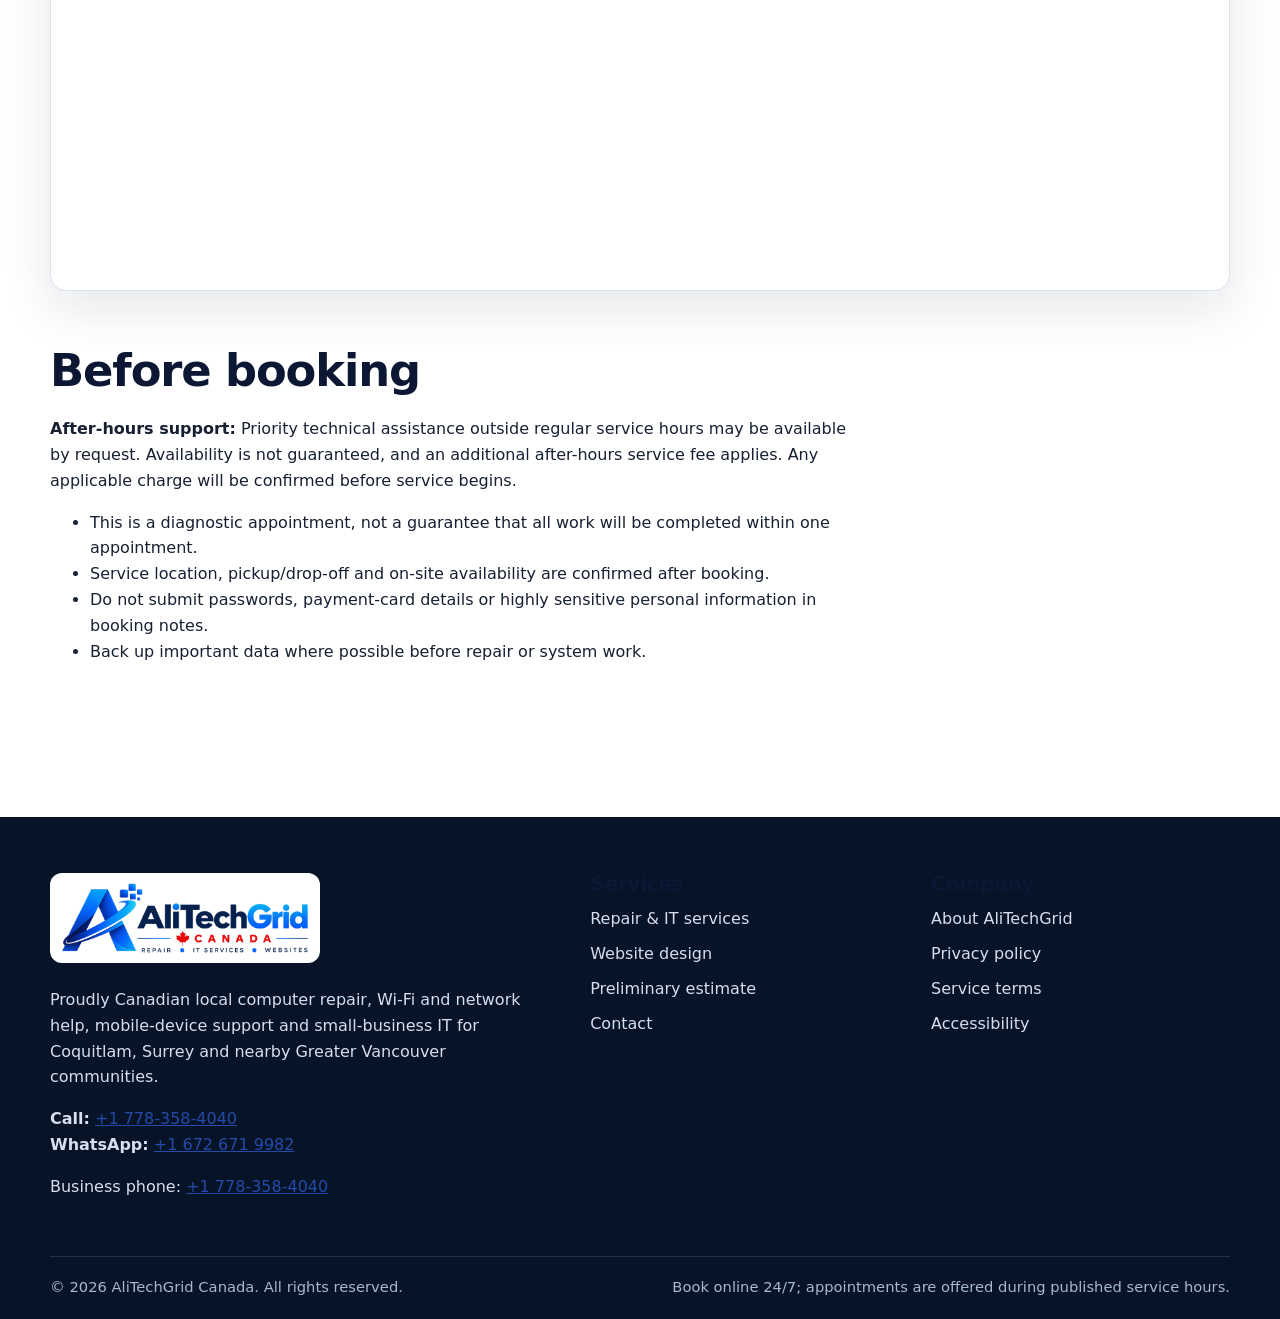
<file: book.html>
<!doctype html>
<html lang="en-CA">
<head>
  <script async src="https://www.googletagmanager.com/gtag/js?id=G-6F9X2CTQ1C"></script><script>window.dataLayer=window.dataLayer||[];function gtag(){dataLayer.push(arguments)}gtag('js',new Date());gtag('config','G-6F9X2CTQ1C');</script>
  <meta charset="utf-8"><meta name="viewport" content="width=device-width,initial-scale=1">
  <title>Book Computer Repair and IT Support | AliTechGrid Canada</title><meta name="description" content="Book a diagnostic appointment for computer, laptop, mobile-device, Wi-Fi or IT support with AliTechGrid Canada."><meta name="robots" content="index, follow"><link rel="canonical" href="https://alitechgrid.ca/book.html">
  <meta property="og:type" content="website"><meta property="og:site_name" content="AliTechGrid Canada"><meta property="og:title" content="Book Computer Repair and IT Support | AliTechGrid Canada"><meta property="og:description" content="Book local computer, device, Wi-Fi and IT support."><meta property="og:url" content="https://alitechgrid.ca/book.html"><meta property="og:image" content="https://alitechgrid.ca/assets/img/alitechgrid-repair-workbench.png">
  <meta name="theme-color" content="#071327"><link rel="icon" href="assets/img/favicon.svg" type="image/svg+xml"><link rel="apple-touch-icon" href="assets/img/icon-180.png"><link rel="manifest" href="manifest.webmanifest"><link rel="stylesheet" href="assets/css/styles.css"><link rel="stylesheet" href="assets/css/local-it.css"><link rel="stylesheet" href="assets/css/estimate.css">
</head>
<body>
<a class="skip-link" href="#main">Skip to main content</a>
<header class="site-header"><div class="header-inner"><a class="brand" href="index.html" aria-label="AliTechGrid Canada home"><img src="assets/img/alitechgrid-canada-compact.png" alt="AliTechGrid Canada"></a><button class="menu-button" type="button" data-menu-button aria-expanded="false" aria-controls="main-nav">Menu</button><nav class="main-nav" id="main-nav" data-main-nav aria-label="Primary navigation"><a href="index.html">Home</a><a href="services.html">Repair & IT Services</a><a href="websites.html">Websites</a><a href="book.html" aria-current="page">Book Service</a><a href="estimate.html">Estimate</a><a href="contact.html">Contact</a></nav><a class="button button-primary header-book" href="book.html" data-booking-link>Book service</a></div></header>
<main id="main">
<section class="page-hero"><div class="container"><span class="eyebrow">Online booking</span><h1>Book a diagnostic appointment</h1><p class="lead">Book your service online anytime, 24/7. Appointments are provided during regular service hours. Priority after-hours technical support may also be available, subject to technician availability and an additional service fee.</p><div class="button-row"><a class="button button-primary" href="https://wa.me/16726719982" data-whatsapp-link data-whatsapp-message="Hello AliTechGrid Canada. I would like help choosing or confirming a service appointment." target="_blank" rel="noopener noreferrer">WhatsApp us</a><a class="button button-secondary" href="estimate.html#evidence">Get estimate + add photo</a><a class="button button-secondary" href="tel:+17783584040">Call +1 778-358-4040</a></div></div></section>
<section class="section-sm service-choice-strip"><div class="container"><div class="service-choice-strip-grid">
  <div><strong>We come to you</strong><span>Home & small-business on-site service by confirmation</span></div>
  <div><strong>Pickup & return</strong><span>Available by arrangement when appropriate</span></div>
  <a href="https://wa.me/16726719982" data-whatsapp-link data-whatsapp-message="Hello AliTechGrid Canada. I would like to arrange on-site or pickup/return service." target="_blank" rel="noopener noreferrer"><strong>WhatsApp first</strong><span>+1 672 671 9982 · send a photo if useful</span></a>
</div></div></section>
<section class="section-sm"><div class="container"><div class="prebook-choice"><div><span class="eyebrow">Before you book — optional</span><h2>Have an error screenshot or device photo?</h2><p>Use the preliminary estimator to select a screenshot/photo locally and prepare an estimate request. The current booking calendar itself does not accept file attachments.</p></div><a class="button button-primary" href="estimate.html#evidence">Estimate + screenshot/photo</a></div></div></section>
<section class="section" id="booking-calendar" style="padding-top:25px"><div class="container"><div class="notice notice-owner" data-booking-notice><strong>Booking calendar configuration required.</strong> The booking calendar appears automatically when the Zoho Live link is configured in <code>assets/js/site-config.js</code>.</div><div class="booking-shell"><iframe class="booking-frame" title="AliTechGrid Canada booking calendar" data-booking-frame hidden loading="lazy"></iframe></div><div class="section-sm narrow"><h2>Before booking</h2><p><strong>After-hours support:</strong> Priority technical assistance outside regular service hours may be available by request. Availability is not guaranteed, and an additional after-hours service fee applies. Any applicable charge will be confirmed before service begins.</p><ul><li>This is a diagnostic appointment, not a guarantee that all work will be completed within one appointment.</li><li>Service location, pickup/drop-off and on-site availability are confirmed after booking.</li><li>Do not submit passwords, payment-card details or highly sensitive personal information in booking notes.</li><li>Back up important data where possible before repair or system work.</li></ul></div></div></section>
</main>
<footer class="site-footer"><div class="container"><div class="footer-grid"><div><img class="footer-logo" src="assets/img/alitechgrid-canada-logo.png" alt="AliTechGrid Canada"><p>Proudly Canadian local computer repair, Wi-Fi and network help, mobile-device support and small-business IT for Coquitlam, Surrey and nearby Greater Vancouver communities.</p><p><strong>Call:</strong> <a href="tel:+17783584040">+1 778-358-4040</a><br><strong>WhatsApp:</strong> <a href="https://wa.me/16726719982" data-whatsapp-link>+1 672 671 9982</a></p></div><div><h3>Services</h3><ul class="footer-links"><li><a href="services.html">Repair & IT services</a></li><li><a href="websites.html">Website design</a></li><li><a href="estimate.html">Preliminary estimate</a></li><li><a href="contact.html">Contact</a></li></ul></div><div><h3>Company</h3><ul class="footer-links"><li><a href="about.html">About AliTechGrid</a></li><li><a href="privacy.html">Privacy policy</a></li><li><a href="terms.html">Service terms</a></li><li><a href="accessibility.html">Accessibility</a></li></ul></div></div><div class="footer-bottom"><span>© <span data-current-year></span> AliTechGrid Canada. All rights reserved.</span><span>Book online 24/7; appointments are offered during published service hours.</span></div></div></footer>
<a class="whatsapp-float" href="https://wa.me/16726719982" data-whatsapp-link data-whatsapp-message="Hello AliTechGrid Canada. I need help with a technology issue." aria-label="Chat with AliTechGrid Canada on WhatsApp"><span class="whatsapp-float-icon" aria-hidden="true">WA</span><span>WhatsApp</span></a>
<script src="assets/js/site-config.js"></script><script src="assets/js/main.js"></script><script src="assets/js/whatsapp.js"></script>
</body></html>
</file>
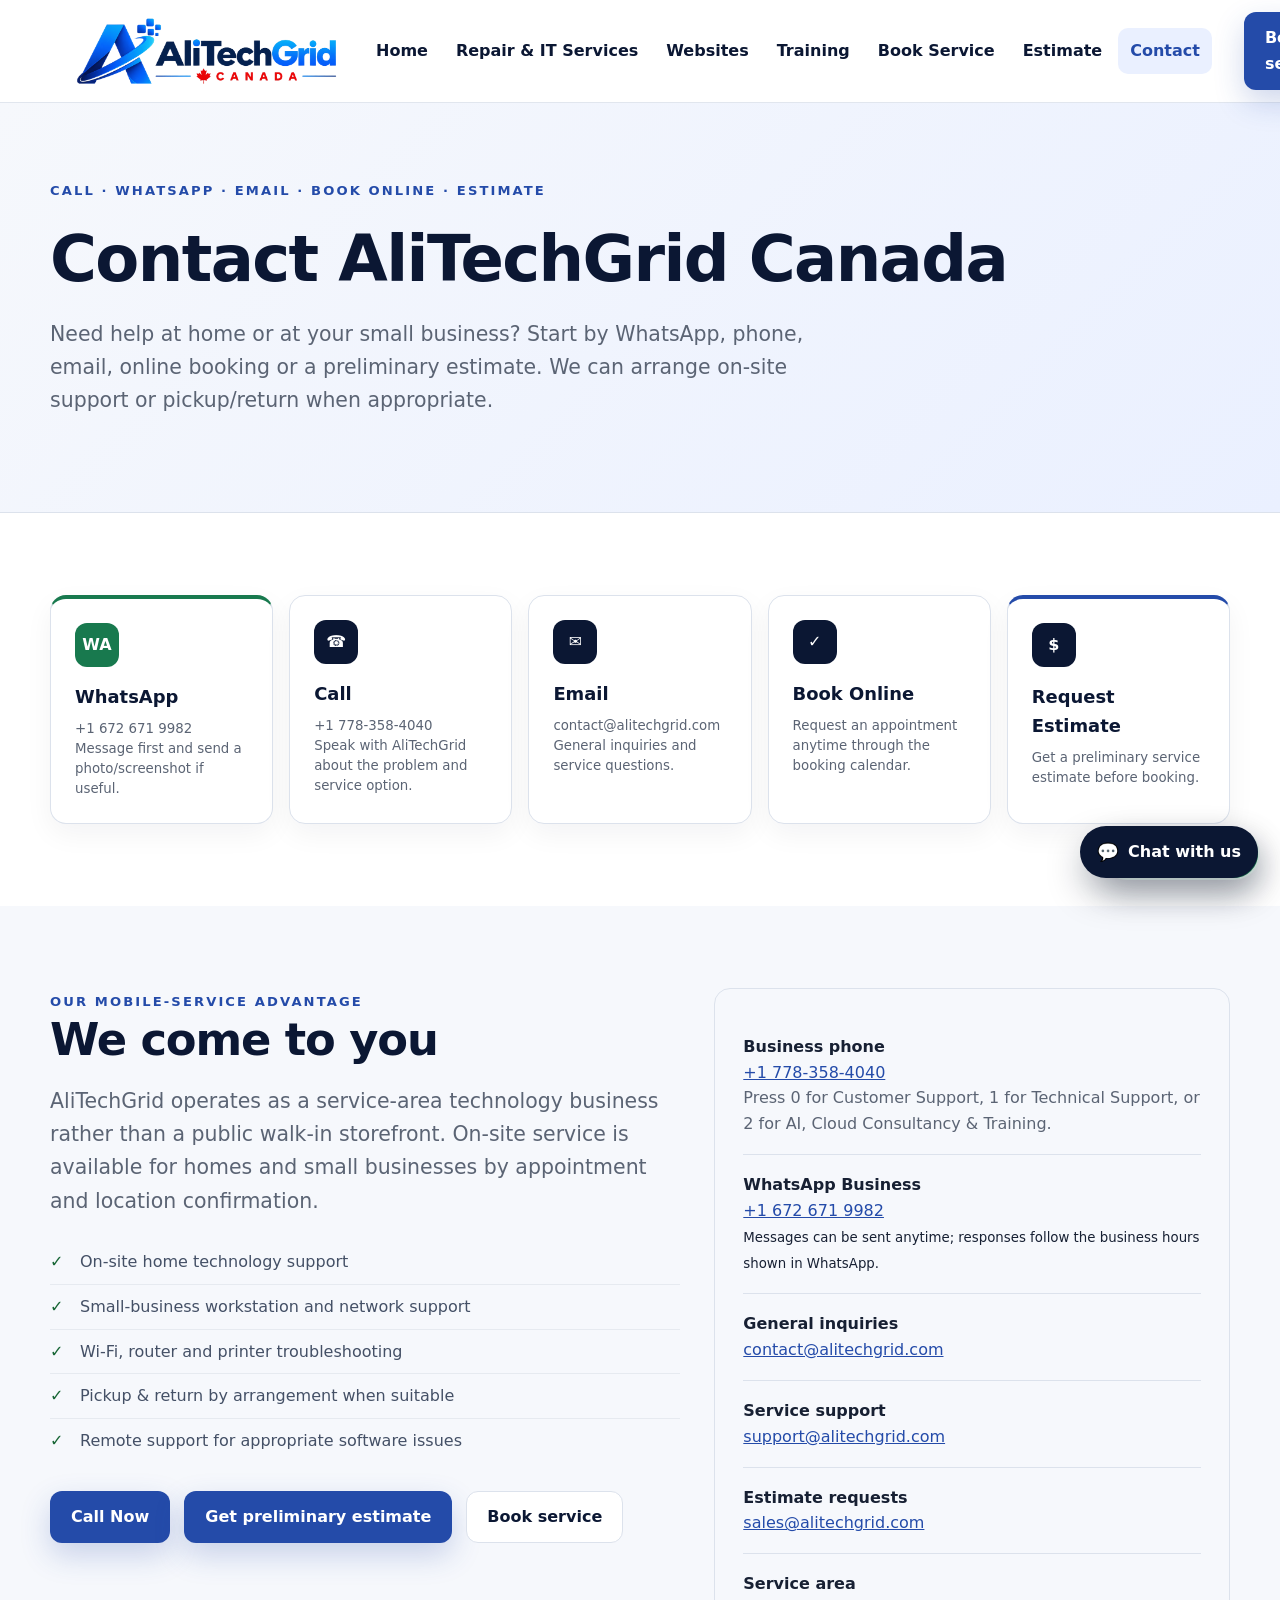
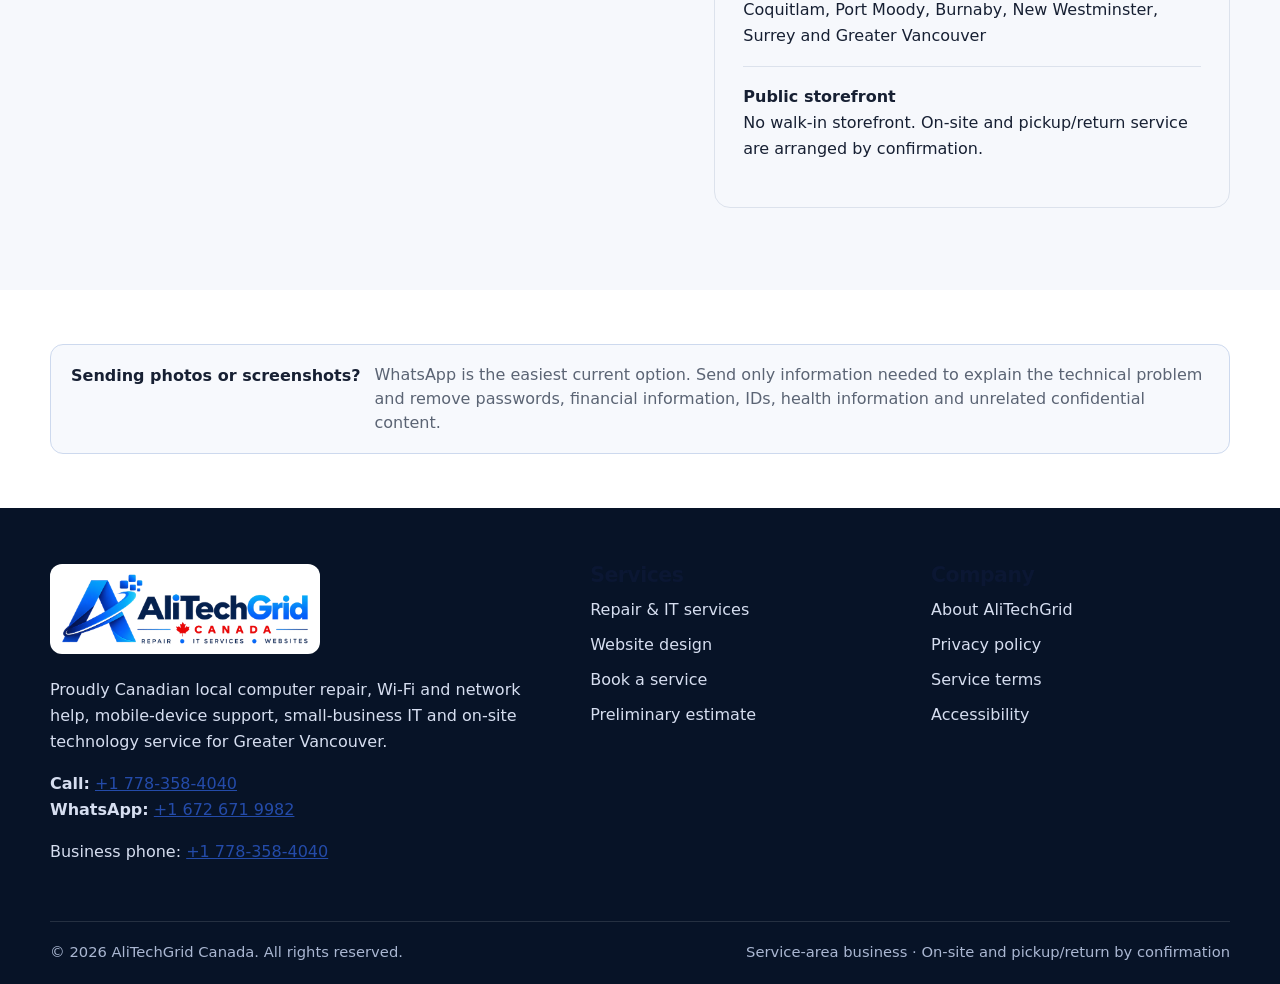
<file: contact.html>
<!doctype html>
<html lang="en-CA">
<head>
  <script async src="https://www.googletagmanager.com/gtag/js?id=G-6F9X2CTQ1C"></script>
  <script>window.dataLayer=window.dataLayer||[];function gtag(){dataLayer.push(arguments)}gtag('js',new Date());gtag('config','G-6F9X2CTQ1C');</script>
  <meta charset="utf-8"><meta name="viewport" content="width=device-width,initial-scale=1">
  <title>Contact, WhatsApp & On-Site IT Support | AliTechGrid Canada</title>
  <meta name="description" content="Contact AliTechGrid Canada by WhatsApp, phone or email. Book on-site home and small-business IT support, pickup/return service or request a preliminary estimate in Greater Vancouver.">
  <meta name="robots" content="index, follow"><link rel="canonical" href="https://alitechgrid.ca/contact.html">
  <meta property="og:type" content="website"><meta property="og:site_name" content="AliTechGrid Canada"><meta property="og:title" content="Contact AliTechGrid Canada"><meta property="og:description" content="WhatsApp, call, email or book local technology support. On-site and pickup/return options are available by confirmation."><meta property="og:url" content="https://alitechgrid.ca/contact.html"><meta property="og:image" content="https://alitechgrid.ca/assets/img/alitechgrid-repair-workbench.png">
  <meta name="theme-color" content="#071327"><link rel="icon" href="assets/img/favicon.svg" type="image/svg+xml"><link rel="apple-touch-icon" href="assets/img/icon-180.png"><link rel="manifest" href="manifest.webmanifest"><link rel="stylesheet" href="assets/css/styles.css"><link rel="stylesheet" href="assets/css/local-it.css"><link rel="stylesheet" href="assets/css/contact-fix.css">
  <script type="application/ld+json">{"@context":"https://schema.org","@type":"LocalBusiness","name":"AliTechGrid Canada","url":"https://alitechgrid.ca","logo":"https://alitechgrid.ca/assets/img/alitechgrid-canada-logo.png","telephone":"+1 778-358-4040","email":"contact@alitechgrid.com","description":"Service-area computer repair, on-site IT support, Wi-Fi and networking for homes and small businesses in Greater Vancouver.","areaServed":["Coquitlam","Port Moody","Burnaby","New Westminster","Surrey","Greater Vancouver"],"serviceType":["Computer repair","Laptop repair","Mobile device support","On-site IT support","Pickup and return service","Home Wi-Fi and network setup","Small-business IT support"]}</script>
</head>
<body>
<a class="skip-link" href="#main">Skip to main content</a>
<header class="site-header"><div class="header-inner"><a class="brand" href="index.html" aria-label="AliTechGrid Canada home"><img src="assets/img/alitechgrid-canada-compact.png" alt="AliTechGrid Canada"></a><button class="menu-button" type="button" data-menu-button aria-expanded="false" aria-controls="main-nav">Menu</button><nav class="main-nav" id="main-nav" data-main-nav aria-label="Primary navigation"><a href="index.html">Home</a><a href="services.html">Repair & IT Services</a><a href="websites.html">Websites</a><a href="book.html">Book Service</a><a href="estimate.html">Estimate</a><a href="contact.html" aria-current="page">Contact</a></nav><a class="button button-primary header-book" href="book.html" data-booking-link>Book service</a></div></header>
<main id="main">
<section class="page-hero"><div class="container"><span class="eyebrow">Call · WhatsApp · Email · Book online · Estimate</span><h1>Contact AliTechGrid Canada</h1><p class="lead">Need help at home or at your small business? Start by WhatsApp, phone, email, online booking or a preliminary estimate. We can arrange on-site support or pickup/return when appropriate.</p></div></section>
<section class="section"><div class="container"><div class="contact-channel-grid contact-channel-grid-five">
  <a class="contact-channel whatsapp" href="https://wa.me/16726719982" data-whatsapp-link data-whatsapp-message="Hello AliTechGrid Canada. I need help with a technology issue." target="_blank" rel="noopener noreferrer"><span>WA</span><strong>WhatsApp</strong><small>+1 672 671 9982<br>Message first and send a photo/screenshot if useful.</small></a>
  <a class="contact-channel" href="tel:+17783584040"><span>☎</span><strong>Call</strong><small>+1 778-358-4040<br>Speak with AliTechGrid about the problem and service option.</small></a>
  <a class="contact-channel" href="mailto:contact@alitechgrid.com"><span>✉</span><strong>Email</strong><small>contact@alitechgrid.com<br>General inquiries and service questions.</small></a>
  <a class="contact-channel" href="book.html" data-booking-link><span>✓</span><strong>Book Online</strong><small>Request an appointment anytime through the booking calendar.</small></a>
  <a class="contact-channel estimate-channel" href="estimate.html"><span>$</span><strong>Request Estimate</strong><small>Get a preliminary service estimate before booking.</small></a>
</div></div></section>
<section class="section surface-alt"><div class="container contact-service-grid"><div><span class="eyebrow">Our mobile-service advantage</span><h2>We come to you</h2><p class="lead">AliTechGrid operates as a service-area technology business rather than a public walk-in storefront. On-site service is available for homes and small businesses by appointment and location confirmation.</p><ul class="solution-list"><li>On-site home technology support</li><li>Small-business workstation and network support</li><li>Wi-Fi, router and printer troubleshooting</li><li>Pickup & return by arrangement when suitable</li><li>Remote support for appropriate software issues</li></ul><div class="button-row"><a class="button button-primary" href="estimate.html">Get preliminary estimate</a><a class="button button-secondary" href="book.html" data-booking-link>Book service</a></div></div><aside class="contact-panel"><div class="contact-row"><strong>WhatsApp Business</strong><br><a href="https://wa.me/16726719982" data-whatsapp-link>+1 672 671 9982</a><br><small>Messages can be sent anytime; responses follow the business hours shown in WhatsApp.</small></div><div class="contact-row"><strong>General inquiries</strong><br><a href="mailto:contact@alitechgrid.com">contact@alitechgrid.com</a></div><div class="contact-row"><strong>Service support</strong><br><a href="mailto:support@alitechgrid.com">support@alitechgrid.com</a></div><div class="contact-row"><strong>Estimate requests</strong><br><a href="mailto:sales@alitechgrid.com">sales@alitechgrid.com</a></div><div class="contact-row"><strong>Service area</strong><br>Coquitlam, Port Moody, Burnaby, New Westminster, Surrey and Greater Vancouver</div><div class="contact-row"><strong>Public storefront</strong><br>No walk-in storefront. On-site and pickup/return service are arranged by confirmation.</div></aside></div></section>
<section class="section-sm"><div class="container"><div class="privacy-contact-note"><strong>Sending photos or screenshots?</strong><span>WhatsApp is the easiest current option. Send only information needed to explain the technical problem and remove passwords, financial information, IDs, health information and unrelated confidential content.</span></div></div></section>
</main>
<footer class="site-footer"><div class="container"><div class="footer-grid"><div><img class="footer-logo" src="assets/img/alitechgrid-canada-logo.png" alt="AliTechGrid Canada"><p>Proudly Canadian local computer repair, Wi-Fi and network help, mobile-device support, small-business IT and on-site technology service for Greater Vancouver.</p><p><strong>Call:</strong> <a href="tel:+17783584040">+1 778-358-4040</a><br><strong>WhatsApp:</strong> <a href="https://wa.me/16726719982" data-whatsapp-link>+1 672 671 9982</a></p></div><div><h3>Services</h3><ul class="footer-links"><li><a href="services.html">Repair & IT services</a></li><li><a href="websites.html">Website design</a></li><li><a href="book.html">Book a service</a></li><li><a href="estimate.html">Preliminary estimate</a></li></ul></div><div><h3>Company</h3><ul class="footer-links"><li><a href="about.html">About AliTechGrid</a></li><li><a href="privacy.html">Privacy policy</a></li><li><a href="terms.html">Service terms</a></li><li><a href="accessibility.html">Accessibility</a></li></ul></div></div><div class="footer-bottom"><span>© <span data-current-year></span> AliTechGrid Canada. All rights reserved.</span><span>Service-area business · On-site and pickup/return by confirmation</span></div></div></footer>
<a class="whatsapp-float" href="https://wa.me/16726719982" data-whatsapp-link data-whatsapp-message="Hello AliTechGrid Canada. I need help with a technology issue." aria-label="Chat with AliTechGrid Canada on WhatsApp"><span class="whatsapp-float-icon" aria-hidden="true">WA</span><span>WhatsApp</span></a>
<script src="assets/js/site-config.js"></script><script src="assets/js/main.js"></script><script src="assets/js/whatsapp.js"></script>
</body></html>
</file>
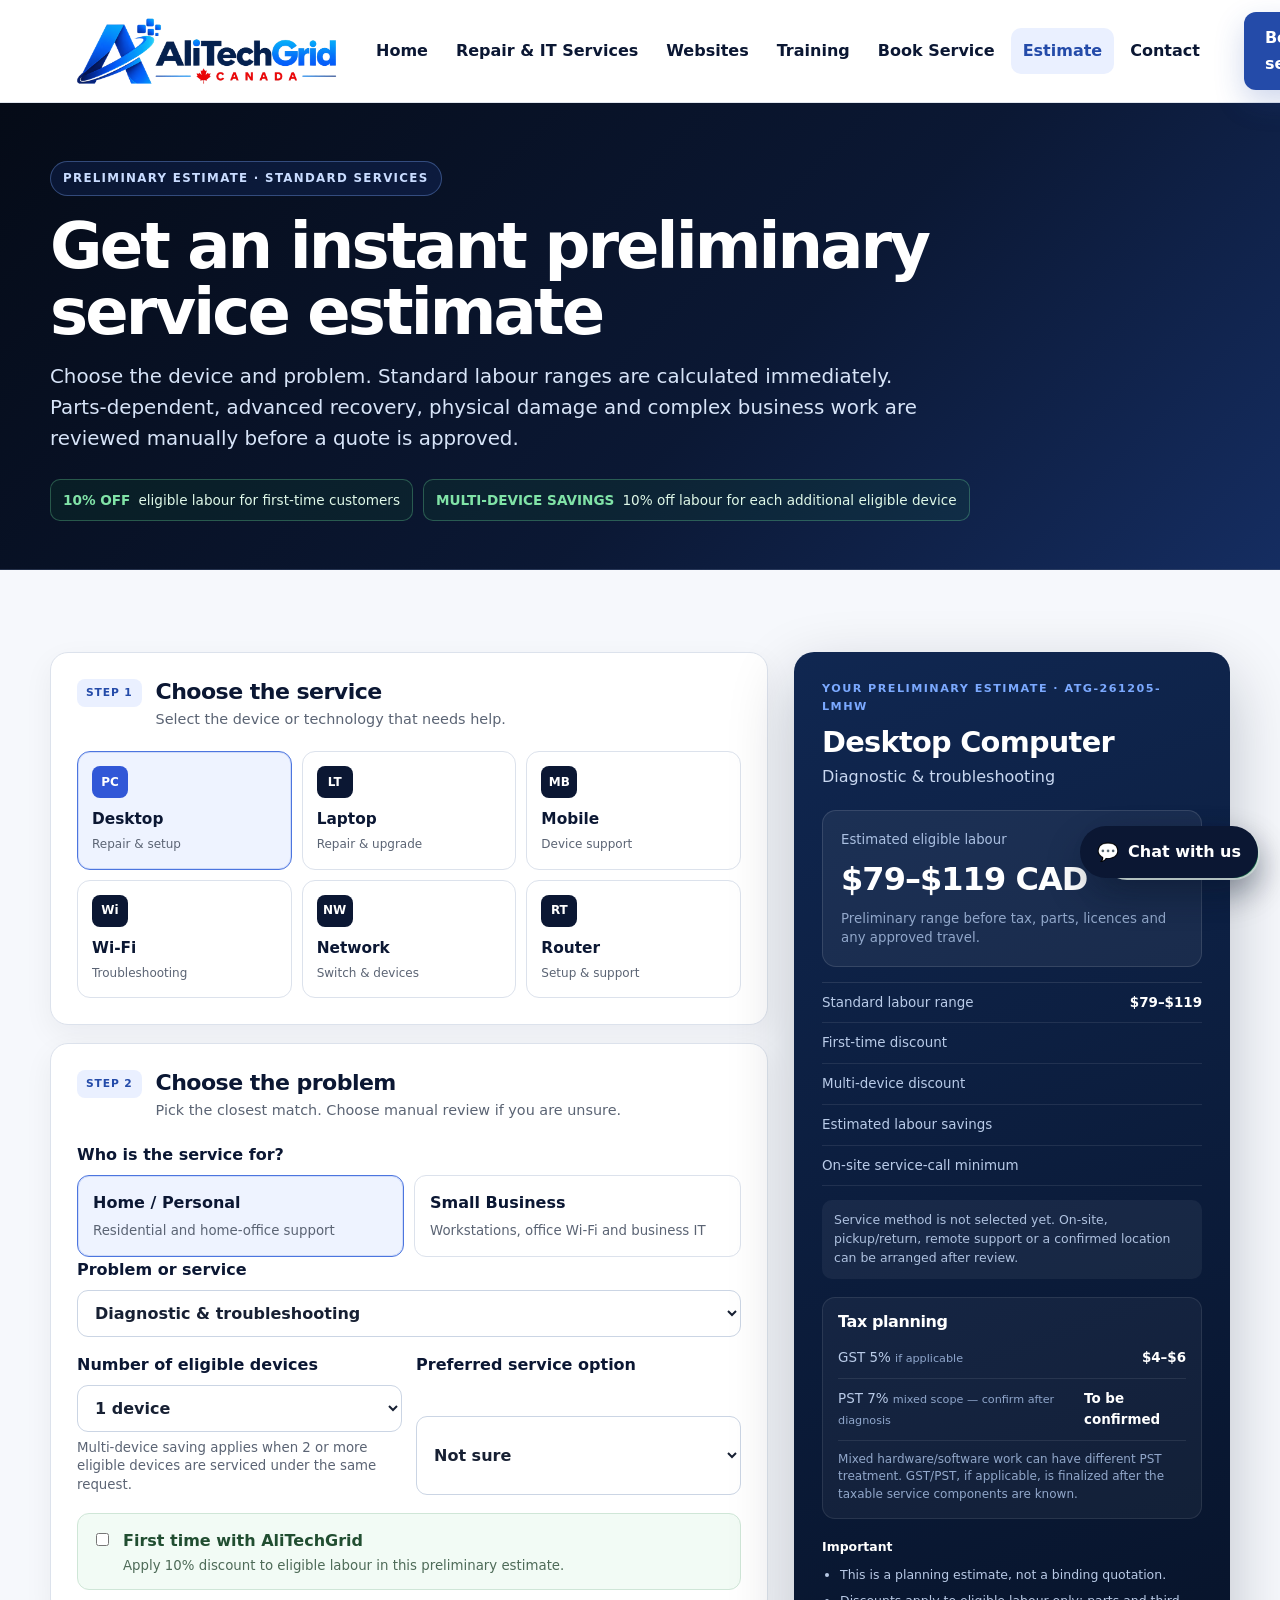
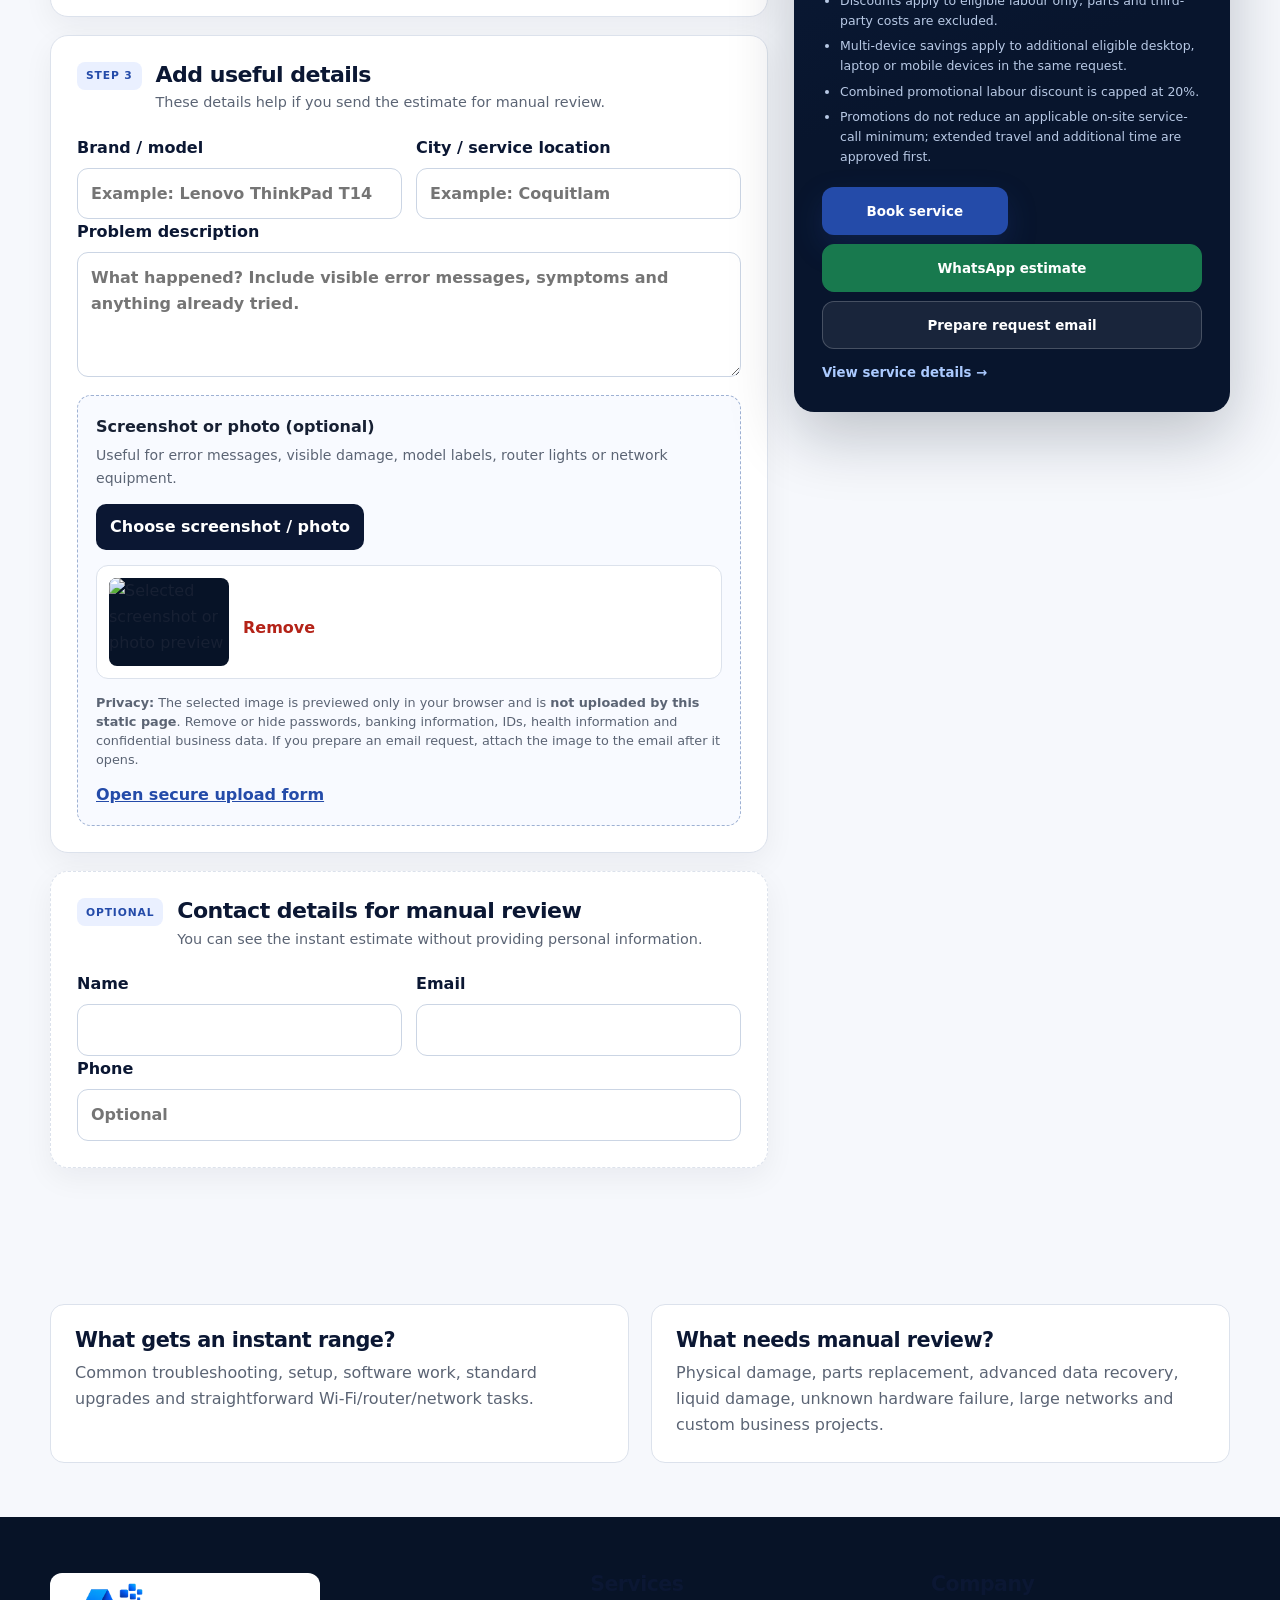
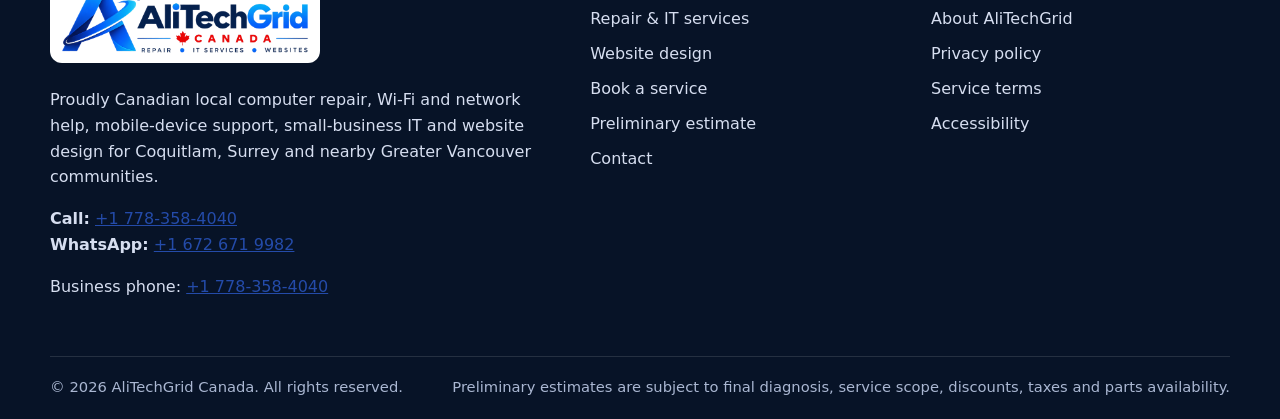
<file: estimate.html>
<!doctype html>
<html lang="en-CA">
<head>
  <script async src="https://www.googletagmanager.com/gtag/js?id=G-6F9X2CTQ1C"></script>
  <script>window.dataLayer=window.dataLayer||[];function gtag(){dataLayer.push(arguments)}gtag('js',new Date());gtag('config','G-6F9X2CTQ1C');</script>
  <meta charset="utf-8">
  <meta name="viewport" content="width=device-width,initial-scale=1">
  <title>Instant Preliminary IT Service Estimate | AliTechGrid Canada</title>
  <meta name="description" content="Get a preliminary labour estimate for standard computer, laptop, mobile, Wi-Fi, router and networking services from AliTechGrid Canada. First-time and eligible multi-device labour discounts are calculated automatically.">
  <meta name="robots" content="index, follow">
  <link rel="canonical" href="https://alitechgrid.ca/estimate.html">
  <meta property="og:type" content="website"><meta property="og:site_name" content="AliTechGrid Canada">
  <meta property="og:title" content="Instant Preliminary IT Service Estimate | AliTechGrid Canada">
  <meta property="og:description" content="Choose the service and problem to see an immediate preliminary labour range. Complex or parts-dependent work is sent for manual review.">
  <meta property="og:url" content="https://alitechgrid.ca/estimate.html"><meta property="og:image" content="https://alitechgrid.ca/assets/img/alitechgrid-repair-workbench.png">
  <meta name="theme-color" content="#071327">
  <link rel="icon" href="assets/img/favicon.svg" type="image/svg+xml"><link rel="apple-touch-icon" href="assets/img/icon-180.png"><link rel="manifest" href="manifest.webmanifest">
  <link rel="stylesheet" href="assets/css/styles.css"><link rel="stylesheet" href="assets/css/local-it.css"><link rel="stylesheet" href="assets/css/estimate.css">
  <script type="application/ld+json">{"@context":"https://schema.org","@type":"Service","name":"Preliminary IT Repair and Support Estimate","provider":{"@type":"LocalBusiness","name":"AliTechGrid Canada","url":"https://alitechgrid.ca","telephone":"+1 778-358-4040"},"areaServed":["Coquitlam","Port Moody","Burnaby","New Westminster","Surrey","Greater Vancouver"],"serviceType":["Computer repair estimate","Laptop repair estimate","Mobile device support estimate","Wi-Fi setup estimate","Router setup estimate","Network support estimate"]}</script>
</head>
<body>
<a class="skip-link" href="#main">Skip to main content</a>
<header class="site-header"><div class="header-inner">
  <a class="brand" href="index.html" aria-label="AliTechGrid Canada home"><img src="assets/img/alitechgrid-canada-compact.png" alt="AliTechGrid Canada"></a>
  <button class="menu-button" type="button" data-menu-button aria-expanded="false" aria-controls="main-nav">Menu</button>
  <nav class="main-nav" id="main-nav" data-main-nav aria-label="Primary navigation"><a href="index.html">Home</a><a href="services.html">Repair & IT Services</a><a href="websites.html">Websites</a><a href="book.html">Book Service</a><a href="estimate.html" aria-current="page">Estimate</a><a href="contact.html">Contact</a></nav>
  <a class="button button-primary header-book" href="book.html" data-booking-link>Book service</a>
</div></header>

<main id="main">
<section class="estimate-hero"><div class="container">
  <span class="estimate-kicker">PRELIMINARY ESTIMATE · STANDARD SERVICES</span>
  <h1>Get an instant preliminary service estimate</h1>
  <p class="estimate-hero-lead">Choose the device and problem. Standard labour ranges are calculated immediately. Parts-dependent, advanced recovery, physical damage and complex business work are reviewed manually before a quote is approved.</p>
  <div class="discount-ribbon" aria-label="Available labour discounts"><span><strong>10% OFF</strong> eligible labour for first-time customers</span><span><strong>MULTI-DEVICE SAVINGS</strong> 10% off labour for each additional eligible device</span></div>
</div></section>

<section class="section estimator-section"><div class="container estimator-layout">
  <form class="estimator-builder" id="instant-estimator" novalidate>
    <section class="estimate-step-card" aria-labelledby="est-step-1">
      <div class="estimate-step-heading"><span>STEP 1</span><div><h2 id="est-step-1">Choose the service</h2><p>Select the device or technology that needs help.</p></div></div>
      <div class="estimate-service-grid" role="radiogroup" aria-label="Estimate service">
        <button type="button" class="estimate-service-choice is-active" role="radio" aria-checked="true" data-est-service="desktop"><span class="est-icon">PC</span><strong>Desktop</strong><small>Repair & setup</small></button>
        <button type="button" class="estimate-service-choice" role="radio" aria-checked="false" data-est-service="laptop"><span class="est-icon">LT</span><strong>Laptop</strong><small>Repair & upgrade</small></button>
        <button type="button" class="estimate-service-choice" role="radio" aria-checked="false" data-est-service="mobile"><span class="est-icon">MB</span><strong>Mobile</strong><small>Device support</small></button>
        <button type="button" class="estimate-service-choice" role="radio" aria-checked="false" data-est-service="wifi"><span class="est-icon">Wi</span><strong>Wi-Fi</strong><small>Troubleshooting</small></button>
        <button type="button" class="estimate-service-choice" role="radio" aria-checked="false" data-est-service="network"><span class="est-icon">NW</span><strong>Network</strong><small>Switch & devices</small></button>
        <button type="button" class="estimate-service-choice" role="radio" aria-checked="false" data-est-service="router"><span class="est-icon">RT</span><strong>Router</strong><small>Setup & support</small></button>
      </div>
    </section>

    <section class="estimate-step-card" aria-labelledby="est-step-2">
      <div class="estimate-step-heading"><span>STEP 2</span><div><h2 id="est-step-2">Choose the problem</h2><p>Pick the closest match. Choose manual review if you are unsure.</p></div></div>
      <div class="estimate-field"><span>Who is the service for?</span>
        <div class="customer-type-grid" role="radiogroup" aria-label="Choose home or small-business service">
          <button type="button" class="customer-type-choice is-active" role="radio" aria-checked="true" data-customer-type="home"><strong>Home / Personal</strong><small>Residential and home-office support</small></button>
          <button type="button" class="customer-type-choice" role="radio" aria-checked="false" data-customer-type="business"><strong>Small Business</strong><small>Workstations, office Wi-Fi and business IT</small></button>
        </div>
      </div>
      <label class="estimate-field">Problem or service
        <select id="estimate-issue" name="issue" required data-est-issue></select>
      </label>
      <div class="estimate-two-col">
        <label class="estimate-field" data-quantity-wrap>Number of eligible devices
          <select id="estimate-quantity" name="quantity" data-est-quantity><option value="1">1 device</option><option value="2">2 devices</option><option value="3">3 devices</option><option value="4">4 devices</option><option value="5">5 devices</option></select>
          <small data-quantity-note>Multi-device saving applies when 2 or more eligible devices are serviced under the same request.</small>
        </label>
        <label class="estimate-field">Preferred service option
          <select name="serviceOption" data-service-option><option value="not-sure">Not sure</option><option value="onsite">On-site — we come to you</option><option value="pickup">Pickup / return by arrangement</option><option value="remote">Remote support, if suitable</option><option value="location">Confirmed service location</option></select>
        </label>
      </div>
      <label class="estimate-check"><input type="checkbox" name="firstTime" data-first-time><span><strong>First time with AliTechGrid</strong><small>Apply 10% discount to eligible labour in this preliminary estimate.</small></span></label>
    </section>

    <section class="estimate-step-card" aria-labelledby="est-step-3">
      <div class="estimate-step-heading"><span>STEP 3</span><div><h2 id="est-step-3">Add useful details</h2><p>These details help if you send the estimate for manual review.</p></div></div>
      <div class="estimate-two-col">
        <label class="estimate-field">Brand / model <input name="model" placeholder="Example: Lenovo ThinkPad T14"></label>
        <label class="estimate-field">City / service location <input name="city" autocomplete="address-level2" placeholder="Example: Coquitlam"></label>
      </div>
      <label class="estimate-field">Problem description <textarea name="problem" placeholder="What happened? Include visible error messages, symptoms and anything already tried."></textarea></label>

      <div class="evidence-box" id="evidence">
        <div class="evidence-copy"><strong>Screenshot or photo (optional)</strong><span>Useful for error messages, visible damage, model labels, router lights or network equipment.</span></div>
        <label class="evidence-button">Choose screenshot / photo<input type="file" accept="image/png,image/jpeg,image/webp" capture="environment" data-evidence-input></label>
        <div class="evidence-preview" data-evidence-preview hidden><img data-evidence-image alt="Selected screenshot or photo preview"><div><strong data-evidence-name></strong><span data-evidence-meta></span><button type="button" data-evidence-remove>Remove</button></div></div>
        <p class="evidence-local"><strong>Privacy:</strong> The selected image is previewed only in your browser and is <strong>not uploaded by this static page</strong>. Remove or hide passwords, banking information, IDs, health information and confidential business data. If you prepare an email request, attach the image to the email after it opens.</p>
        <a class="secure-upload-link" href="#" data-secure-upload hidden>Open secure upload form</a>
      </div>
    </section>

    <section class="estimate-step-card contact-review" aria-labelledby="est-step-4">
      <div class="estimate-step-heading"><span>OPTIONAL</span><div><h2 id="est-step-4">Contact details for manual review</h2><p>You can see the instant estimate without providing personal information.</p></div></div>
      <div class="estimate-two-col"><label class="estimate-field">Name <input name="name" autocomplete="name"></label><label class="estimate-field">Email <input name="email" type="email" autocomplete="email"></label></div>
      <label class="estimate-field">Phone <input name="phone" type="tel" autocomplete="tel" placeholder="Optional"></label>
    </section>
  </form>

  <aside class="estimate-result" aria-live="polite" aria-atomic="true">
    <div class="result-eyebrow">YOUR PRELIMINARY ESTIMATE · <span data-estimate-id></span></div>
    <h2 data-result-title>Desktop Computer</h2>
    <p class="result-issue" data-result-issue>Diagnostic & troubleshooting</p>

    <div class="manual-review" data-manual-review hidden><strong>Manual estimate required</strong><p>This problem depends on parts, physical condition, recovery complexity or business scope. Send the details for review or book a diagnostic.</p></div>

    <div data-standard-result>
      <div class="price-range"><span data-result-price-label>Estimated eligible labour</span><strong data-result-price>$79–$119 CAD</strong><small>Preliminary range before tax, parts, licences and any approved travel.</small></div>
      <div class="discount-summary" data-discount-summary>
        <div><span>Standard labour range</span><strong data-base-price>$79–$119</strong></div>
        <div data-first-discount-row hidden><span>First-time discount</span><strong data-first-discount></strong></div>
        <div data-multi-discount-row hidden><span>Multi-device discount</span><strong data-multi-discount></strong></div>
        <div class="discount-total" data-savings-row hidden><span>Estimated labour savings</span><strong data-total-savings></strong></div>
        <div data-onsite-row hidden><span>On-site service-call minimum</span><strong data-onsite-minimum></strong></div>
      </div>
      <p class="service-mode-note" data-service-mode-note>Service method is confirmed before work begins.</p>

      <div class="tax-planning">
        <h3>Tax planning</h3>
        <div><span>GST 5% <small>if applicable</small></span><strong data-gst-planning></strong></div>
        <div><span>PST 7% <small data-pst-label>scope dependent</small></span><strong data-pst-planning></strong></div>
        <p data-tax-note>Applicable GST/PST, if any, is finalized on the approved quote or invoice based on the actual service and AliTechGrid's tax collection obligations.</p>
      </div>
    </div>

    <div class="estimate-conditions">
      <strong>Important</strong>
      <ul><li>This is a planning estimate, not a binding quotation.</li><li>Discounts apply to eligible labour only; parts and third-party costs are excluded.</li><li>Multi-device savings apply to additional eligible desktop, laptop or mobile devices in the same request.</li><li>Combined promotional labour discount is capped at 20%.</li><li>Promotions do not reduce an applicable on-site service-call minimum; extended travel and additional time are approved first.</li></ul>
    </div>

    <div class="estimate-result-actions"><a class="button button-primary" href="book.html" data-booking-link>Book service</a><a class="button button-whatsapp" href="https://wa.me/16726719982" data-est-whatsapp target="_blank" rel="noopener noreferrer">WhatsApp estimate</a><button type="button" class="button button-secondary" data-prepare-request>Prepare request email</button></div>
    <a class="result-details" href="services.html" data-result-details>View service details →</a>
  </aside>
</div></section>

<section class="section-sm surface-alt"><div class="container"><div class="estimate-explainer"><div><h2>What gets an instant range?</h2><p>Common troubleshooting, setup, software work, standard upgrades and straightforward Wi-Fi/router/network tasks.</p></div><div><h2>What needs manual review?</h2><p>Physical damage, parts replacement, advanced data recovery, liquid damage, unknown hardware failure, large networks and custom business projects.</p></div></div></div></section>
</main>

<footer class="site-footer"><div class="container"><div class="footer-grid"><div><img class="footer-logo" src="assets/img/alitechgrid-canada-logo.png" alt="AliTechGrid Canada"><p>Proudly Canadian local computer repair, Wi-Fi and network help, mobile-device support, small-business IT and website design for Coquitlam, Surrey and nearby Greater Vancouver communities.</p><p><strong>Call:</strong> <a href="tel:+17783584040">+1 778-358-4040</a><br><strong>WhatsApp:</strong> <a href="https://wa.me/16726719982" data-whatsapp-link>+1 672 671 9982</a></p></div><div><h3>Services</h3><ul class="footer-links"><li><a href="services.html">Repair & IT services</a></li><li><a href="websites.html">Website design</a></li><li><a href="book.html">Book a service</a></li><li><a href="estimate.html">Preliminary estimate</a></li><li><a href="contact.html">Contact</a></li></ul></div><div><h3>Company</h3><ul class="footer-links"><li><a href="about.html">About AliTechGrid</a></li><li><a href="privacy.html">Privacy policy</a></li><li><a href="terms.html">Service terms</a></li><li><a href="accessibility.html">Accessibility</a></li></ul></div></div><div class="footer-bottom"><span>© <span data-current-year></span> AliTechGrid Canada. All rights reserved.</span><span>Preliminary estimates are subject to final diagnosis, service scope, discounts, taxes and parts availability.</span></div></div></footer>
<a class="whatsapp-float" href="https://wa.me/16726719982" data-whatsapp-link data-whatsapp-message="Hello AliTechGrid Canada. I need help with a technology issue." aria-label="Chat with AliTechGrid Canada on WhatsApp"><span class="whatsapp-float-icon" aria-hidden="true">WA</span><span>WhatsApp</span></a>
<script src="assets/js/site-config.js"></script><script src="assets/js/main.js"></script><script src="assets/js/whatsapp.js"></script><script src="assets/js/estimate.js"></script>
</body></html>
</file>
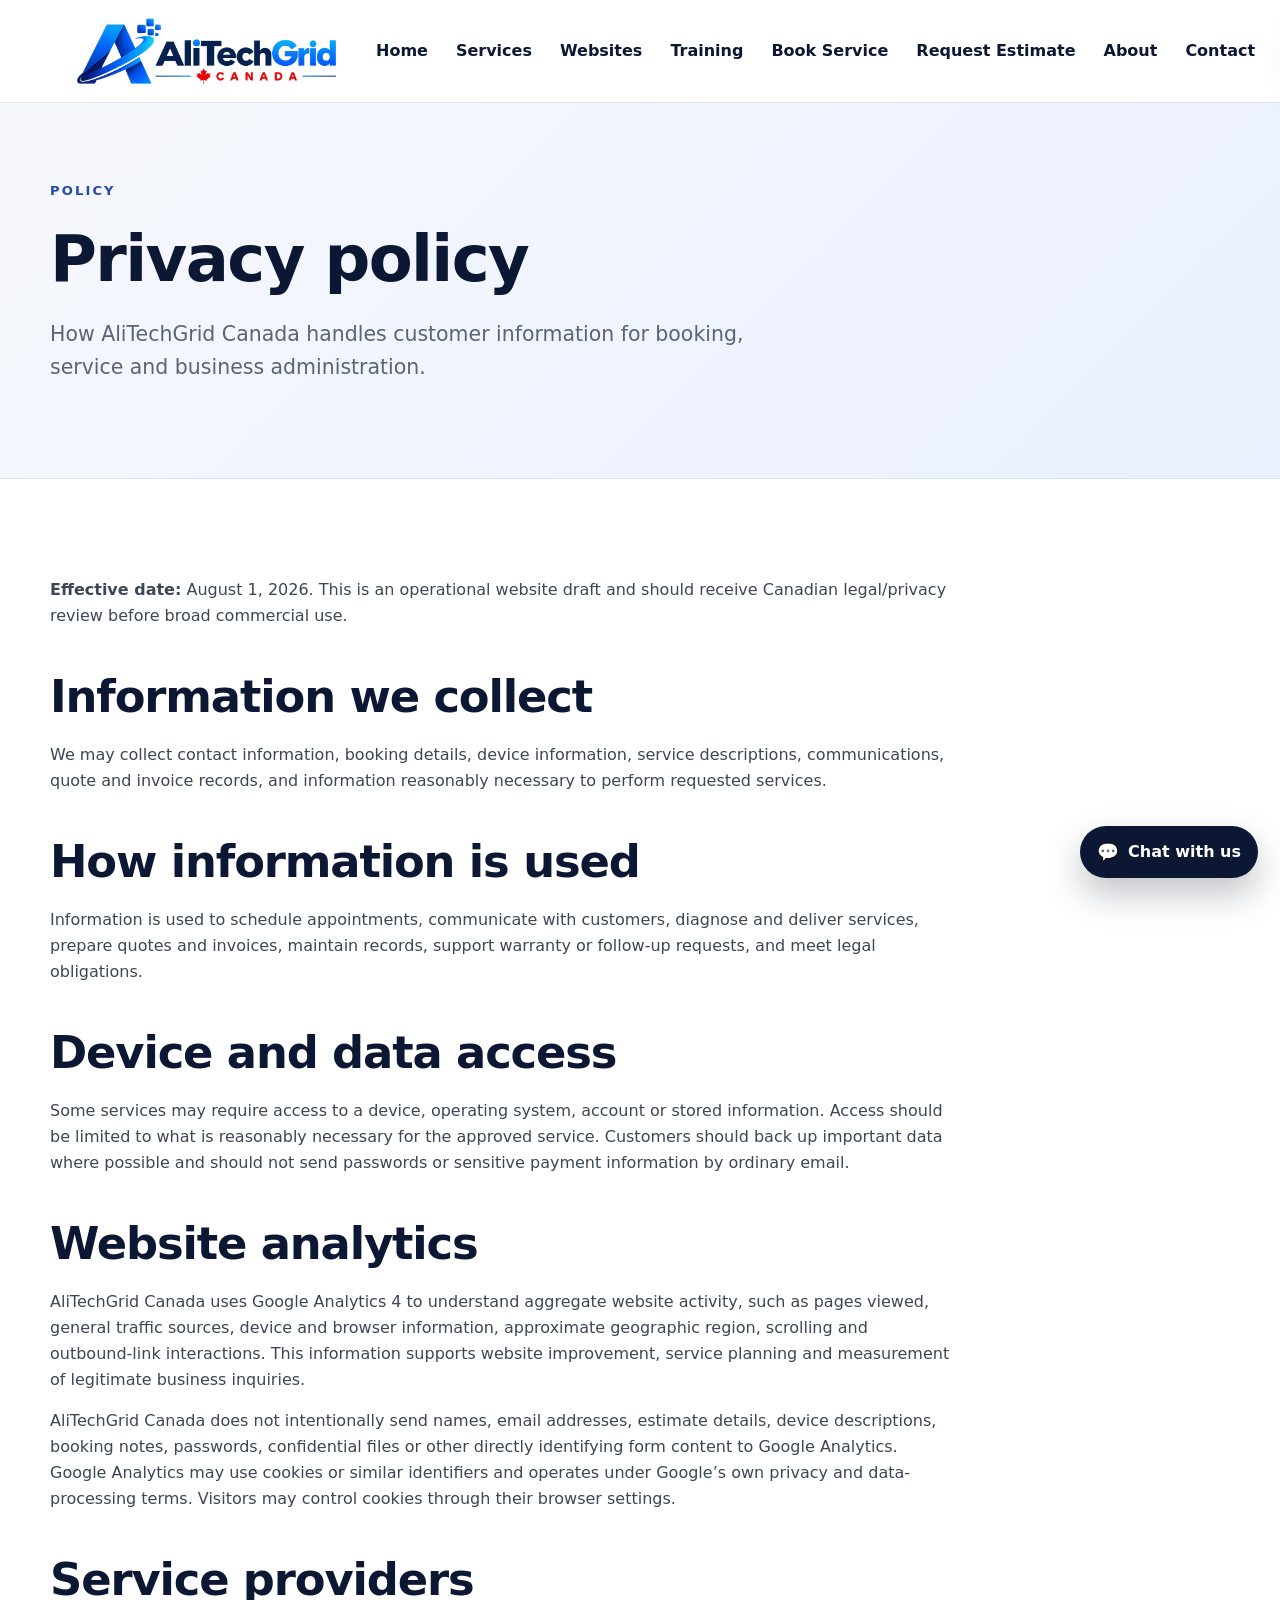
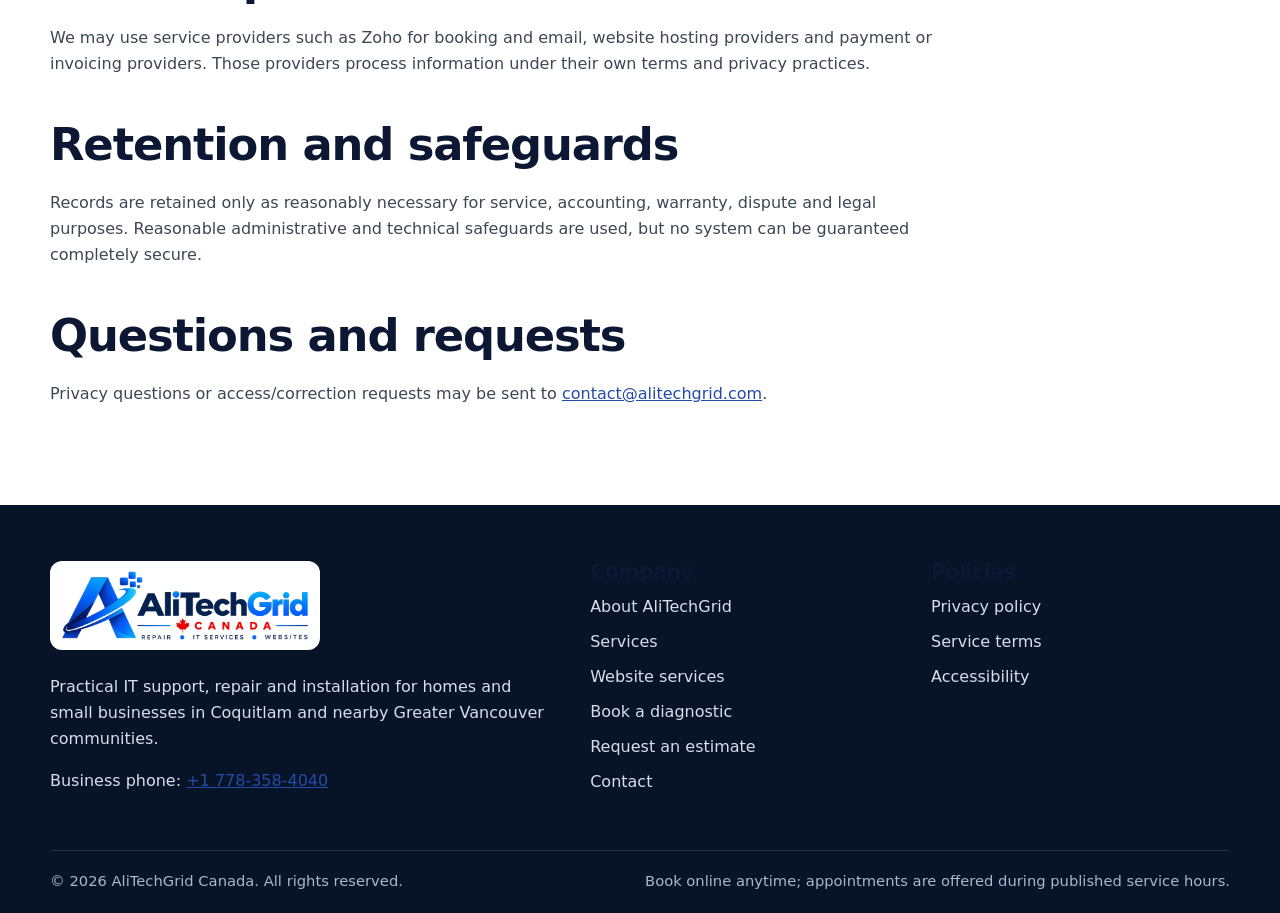
<file: privacy.html>
<!doctype html>
<html lang="en-CA">
<head>
  <!-- Google tag (gtag.js) -->
  <script async src="https://www.googletagmanager.com/gtag/js?id=G-6F9X2CTQ1C"></script>
  <script>
    window.dataLayer = window.dataLayer || [];
    function gtag(){dataLayer.push(arguments);}
    gtag('js', new Date());
    gtag('config', 'G-6F9X2CTQ1C');
  </script>
  <meta charset="utf-8">
  <meta name="viewport" content="width=device-width, initial-scale=1">
  <title>Privacy Policy | AliTechGrid Canada</title>
  <meta name="description" content="AliTechGrid Canada privacy policy for booking, repair and IT support services.">
  <meta name="robots" content="index, follow">
  <link rel="canonical" href="https://alitechgrid.ca/privacy.html">
  <meta property="og:type" content="website">
  <meta property="og:site_name" content="AliTechGrid Canada">
  <meta property="og:title" content="Privacy Policy | AliTechGrid Canada">
  <meta property="og:description" content="AliTechGrid Canada privacy policy for booking, repair and IT support services.">
  <meta property="og:url" content="https://alitechgrid.ca/privacy.html">
  <meta property="og:image" content="https://alitechgrid.ca/assets/img/alitechgrid-canada-logo.png">
  <meta name="theme-color" content="#0b1733">
  <link rel="icon" href="assets/img/favicon.svg" type="image/svg+xml">
  <link rel="apple-touch-icon" href="assets/img/icon-180.png">
  <link rel="manifest" href="manifest.webmanifest">
  <link rel="stylesheet" href="assets/css/styles.css">
  
<script type="application/ld+json">
{
  "@context": "https://schema.org",
  "@type": "LocalBusiness",
  "name": "AliTechGrid Canada",
  "url": "https://alitechgrid.ca",
  "logo": "https://alitechgrid.ca/assets/img/alitechgrid-canada-logo.png",
  "image": "https://alitechgrid.ca/assets/img/alitechgrid-canada-logo.png",
  "email": "contact@alitechgrid.com",
  "description": "Computer, laptop, mobile device and small-business IT support in Coquitlam and nearby Greater Vancouver communities.",
  "areaServed": [
    "Coquitlam",
    "Port Moody",
    "Burnaby",
    "New Westminster",
    "Greater Vancouver"
  ],
  "serviceType": [
    "Computer repair",
    "Laptop repair",
    "Mobile phone and tablet repair assessment",
    "On-site IT support",
    "Pickup and drop-off service",
    "Home Wi-Fi and network setup",
    "Small-business IT support"
  ]
}
</script>

</head>
<body>
  
<a class="skip-link" href="#main">Skip to main content</a>
<header class="site-header">
  <div class="header-inner">
    <a class="brand" href="index.html" aria-label="AliTechGrid Canada home">
      <img src="assets/img/alitechgrid-canada-compact.png" alt="AliTechGrid Canada">
    </a>
    <button class="menu-button" type="button" data-menu-button aria-expanded="false" aria-controls="main-nav">
      Menu
    </button>
    <nav class="main-nav" id="main-nav" data-main-nav aria-label="Primary navigation">
      <a href="index.html">Home</a>
<a href="services.html">Services</a>
<a href="book.html">Book Service</a>
<a href="estimate.html">Request Estimate</a>
<a href="about.html">About</a>
<a href="contact.html">Contact</a>
    </nav>
    <a class="button button-primary header-book" href="book.html" data-booking-link>Book service</a>
  </div>
</header>

  <main id="main">
    
<section class="page-hero"><div class="container"><span class="eyebrow">Policy</span><h1>Privacy policy</h1><p class="lead">How AliTechGrid Canada handles customer information for booking, service and business administration.</p></div></section>
<section class="section"><div class="container prose">
<p><strong>Effective date:</strong> August 1, 2026. This is an operational website draft and should receive Canadian legal/privacy review before broad commercial use.</p>
<h2>Information we collect</h2>
<p>We may collect contact information, booking details, device information, service descriptions, communications, quote and invoice records, and information reasonably necessary to perform requested services.</p>
<h2>How information is used</h2>
<p>Information is used to schedule appointments, communicate with customers, diagnose and deliver services, prepare quotes and invoices, maintain records, support warranty or follow-up requests, and meet legal obligations.</p>
<h2>Device and data access</h2>
<p>Some services may require access to a device, operating system, account or stored information. Access should be limited to what is reasonably necessary for the approved service. Customers should back up important data where possible and should not send passwords or sensitive payment information by ordinary email.</p>
<h2>Website analytics</h2>
<p>AliTechGrid Canada uses Google Analytics 4 to understand aggregate website activity, such as pages viewed, general traffic sources, device and browser information, approximate geographic region, scrolling and outbound-link interactions. This information supports website improvement, service planning and measurement of legitimate business inquiries.</p>
<p>AliTechGrid Canada does not intentionally send names, email addresses, estimate details, device descriptions, booking notes, passwords, confidential files or other directly identifying form content to Google Analytics. Google Analytics may use cookies or similar identifiers and operates under Google’s own privacy and data-processing terms. Visitors may control cookies through their browser settings.</p>
<h2>Service providers</h2>
<p>We may use service providers such as Zoho for booking and email, website hosting providers and payment or invoicing providers. Those providers process information under their own terms and privacy practices.</p>
<h2>Retention and safeguards</h2>
<p>Records are retained only as reasonably necessary for service, accounting, warranty, dispute and legal purposes. Reasonable administrative and technical safeguards are used, but no system can be guaranteed completely secure.</p>
<h2>Questions and requests</h2>
<p>Privacy questions or access/correction requests may be sent to <a href="mailto:contact@alitechgrid.com">contact@alitechgrid.com</a>.</p>
</div></section>

  </main>
  
<footer class="site-footer">
  <div class="container">
    <div class="footer-grid">
      <div>
        <img class="footer-logo" src="assets/img/alitechgrid-canada-logo.png" alt="AliTechGrid Canada">
        <p>Practical IT support, repair and installation for homes and small businesses in Coquitlam and nearby Greater Vancouver communities.</p>
      </div>
      <div>
        <h3>Company</h3>
        <ul class="footer-links">
          <li><a href="about.html">About AliTechGrid</a></li>
          <li><a href="services.html">Services</a></li>
          <li><a href="book.html">Book a diagnostic</a></li>
          <li><a href="estimate.html">Request an estimate</a></li>
          <li><a href="contact.html">Contact</a></li>
        </ul>
      </div>
      <div>
        <h3>Policies</h3>
        <ul class="footer-links">
          <li><a href="privacy.html">Privacy policy</a></li>
          <li><a href="terms.html">Service terms</a></li>
          <li><a href="accessibility.html">Accessibility</a></li>
        </ul>
      </div>
    </div>
    <div class="footer-bottom">
      <span>© <span data-current-year></span> AliTechGrid Canada. All rights reserved.</span>
      <span>Book online anytime; appointments are offered during published service hours.</span>
    </div>
  </div>
</footer>
<script src="assets/js/site-config.js"></script>
<script src="assets/js/main.js"></script>

</body>
</html>
</file>
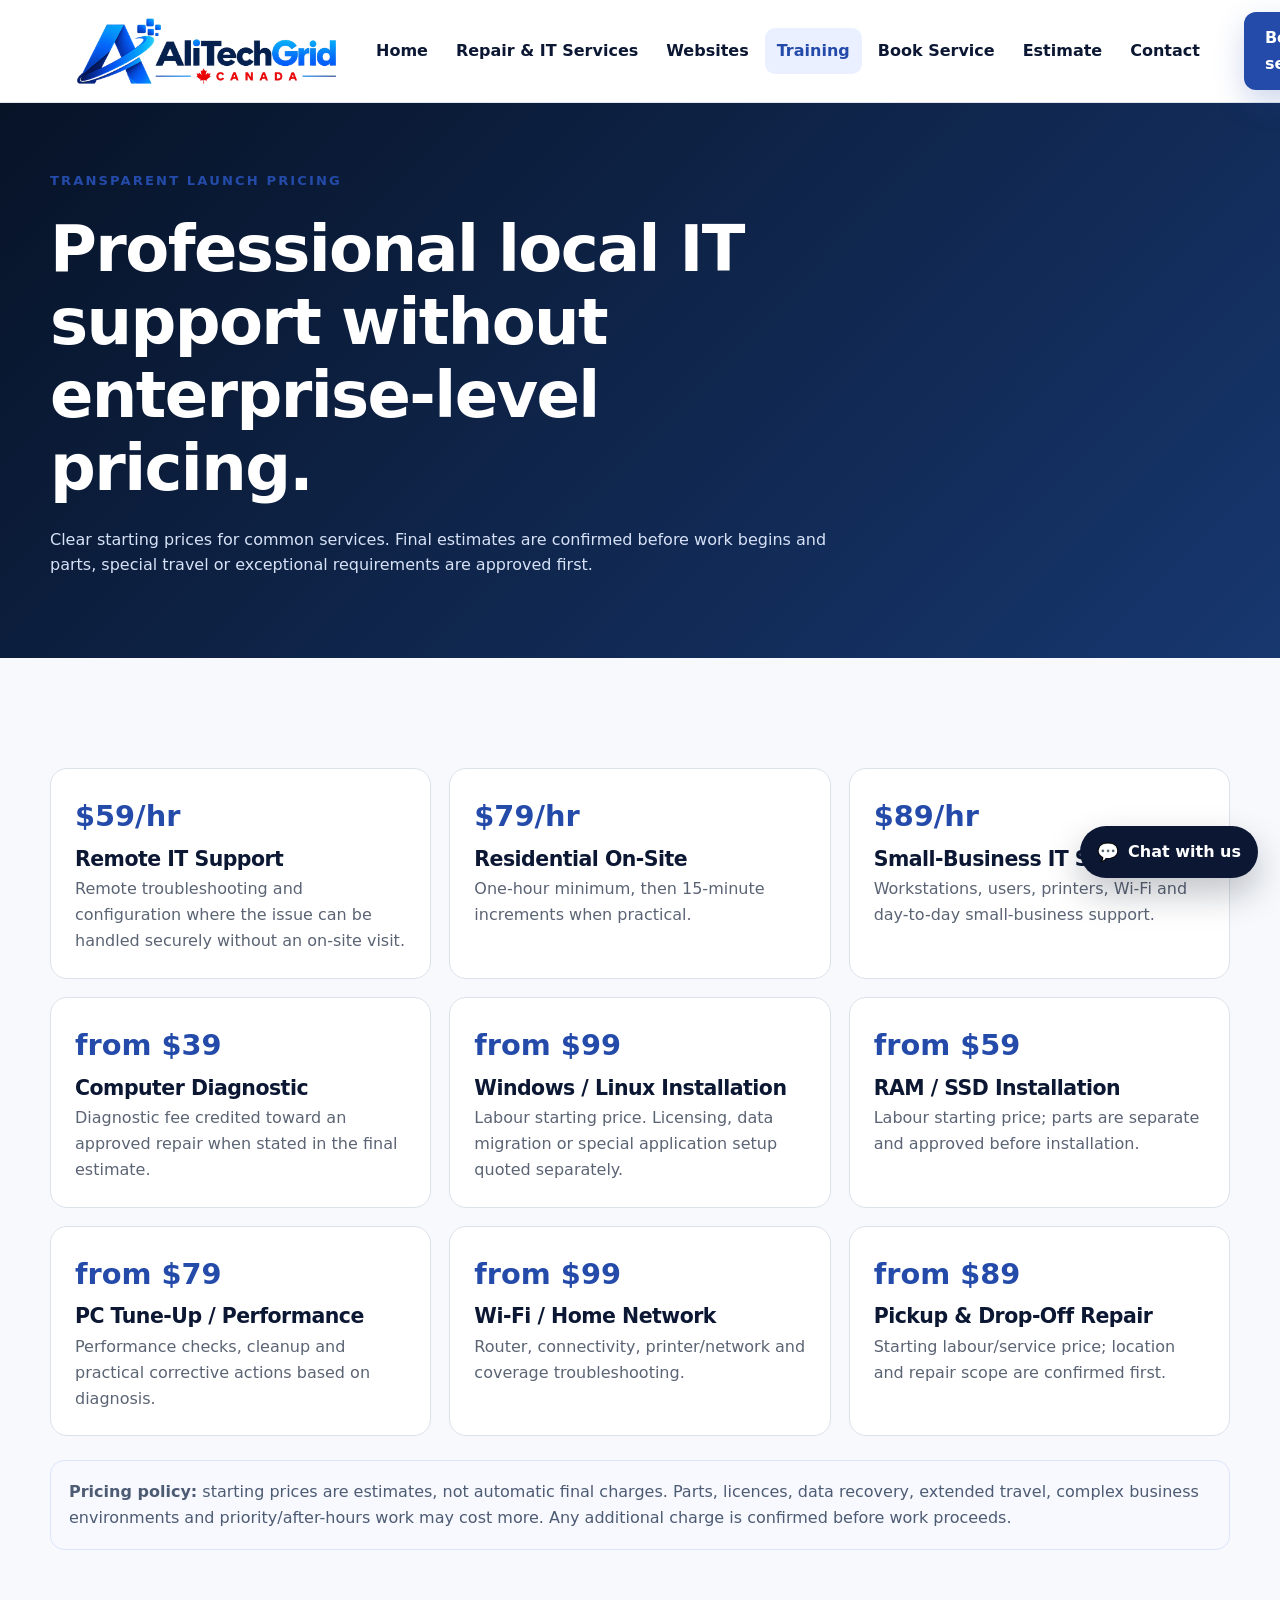
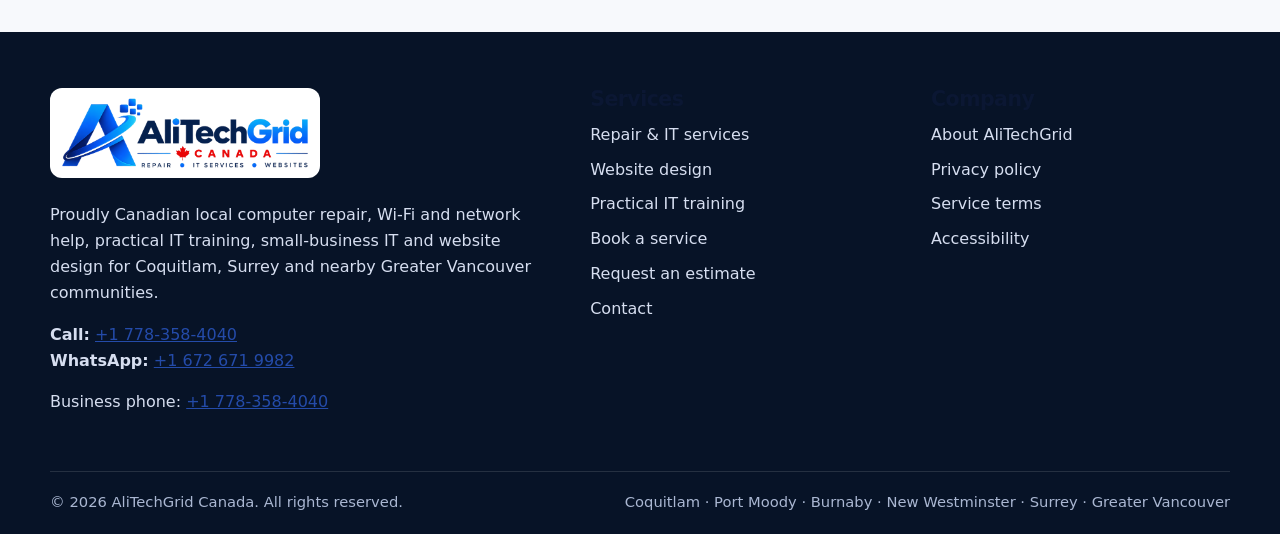
<file: service-pricing.html>
<!doctype html>
<html lang="en-CA">
<head><meta charset="utf-8"><meta name="viewport" content="width=device-width,initial-scale=1">
<title>Service Pricing Proposal | AliTechGrid Canada</title><meta name="robots" content="noindex, nofollow">
<link rel="stylesheet" href="assets/css/styles.css"><link rel="stylesheet" href="assets/css/service-pricing.css"></head>
<body class="service-pricing-page">
<header class="site-header">
<div class="header-inner">
<a aria-label="AliTechGrid Canada home" class="brand" href="index.html">
<img alt="AliTechGrid Canada" src="assets/img/alitechgrid-canada-compact.png"/>
</a>
<button aria-controls="main-nav" aria-expanded="false" class="menu-button" data-menu-button="" type="button">Menu</button>
<nav aria-label="Primary navigation" class="main-nav" data-main-nav="" id="main-nav">
<a href="index.html">Home</a>
<a href="services.html">Repair &amp; IT Services</a>
<a href="websites.html">Websites</a>
<a aria-current="page" href="training.html">Training</a>
<a href="book.html">Book Service</a>
<a href="estimate.html">Estimate</a>
<a href="contact.html">Contact</a>
</nav>
<a class="button button-primary header-book" href="book.html">Book service</a>
</div>
</header>
<main id="main">
<section class="pricing-hero"><div class="container"><span class="eyebrow">Transparent launch pricing</span><h1>Professional local IT support without enterprise-level pricing.</h1><p>Clear starting prices for common services. Final estimates are confirmed before work begins and parts, special travel or exceptional requirements are approved first.</p></div></section>
<section class="section"><div class="container"><div class="service-price-grid">
<article class="service-price-card"><strong>$59/hr</strong><h3>Remote IT Support</h3><p>Remote troubleshooting and configuration where the issue can be handled securely without an on-site visit.</p></article>
<article class="service-price-card"><strong>$79/hr</strong><h3>Residential On-Site</h3><p>One-hour minimum, then 15-minute increments when practical.</p></article>
<article class="service-price-card"><strong>$89/hr</strong><h3>Small-Business IT Support</h3><p>Workstations, users, printers, Wi-Fi and day-to-day small-business support.</p></article>
<article class="service-price-card"><strong>from $39</strong><h3>Computer Diagnostic</h3><p>Diagnostic fee credited toward an approved repair when stated in the final estimate.</p></article>
<article class="service-price-card"><strong>from $99</strong><h3>Windows / Linux Installation</h3><p>Labour starting price. Licensing, data migration or special application setup quoted separately.</p></article>
<article class="service-price-card"><strong>from $59</strong><h3>RAM / SSD Installation</h3><p>Labour starting price; parts are separate and approved before installation.</p></article>
<article class="service-price-card"><strong>from $79</strong><h3>PC Tune-Up / Performance</h3><p>Performance checks, cleanup and practical corrective actions based on diagnosis.</p></article>
<article class="service-price-card"><strong>from $99</strong><h3>Wi-Fi / Home Network</h3><p>Router, connectivity, printer/network and coverage troubleshooting.</p></article>
<article class="service-price-card"><strong>from $89</strong><h3>Pickup &amp; Drop-Off Repair</h3><p>Starting labour/service price; location and repair scope are confirmed first.</p></article>
</div><div class="pricing-policy"><strong>Pricing policy:</strong> starting prices are estimates, not automatic final charges. Parts, licences, data recovery, extended travel, complex business environments and priority/after-hours work may cost more. Any additional charge is confirmed before work proceeds.</div></div></section>
</main>
<footer class="site-footer">
<div class="container">
<div class="footer-grid">
<div>
<img alt="AliTechGrid Canada" class="footer-logo" src="assets/img/alitechgrid-canada-logo.png"/>
<p>Proudly Canadian local computer repair, Wi-Fi and network help, practical IT training, small-business IT and website design for Coquitlam, Surrey and nearby Greater Vancouver communities.</p>
<p><strong>Call:</strong> <a href="tel:+17783584040">+1 778-358-4040</a><br/>
<strong>WhatsApp:</strong> <a href="https://wa.me/16726719982">+1 672 671 9982</a></p>
</div>
<div>
<h3>Services</h3>
<ul class="footer-links">
<li><a href="services.html">Repair &amp; IT services</a></li>
<li><a href="websites.html">Website design</a></li>
<li><a href="training.html">Practical IT training</a></li>
<li><a href="book.html">Book a service</a></li>
<li><a href="estimate.html">Request an estimate</a></li>
<li><a href="contact.html">Contact</a></li>
</ul>
</div>
<div>
<h3>Company</h3>
<ul class="footer-links">
<li><a href="about.html">About AliTechGrid</a></li>
<li><a href="privacy.html">Privacy policy</a></li>
<li><a href="terms.html">Service terms</a></li>
<li><a href="accessibility.html">Accessibility</a></li>
</ul>
</div>
</div>
<div class="footer-bottom">
<span>© <span data-current-year=""></span> AliTechGrid Canada. All rights reserved.</span>
<span>Coquitlam · Port Moody · Burnaby · New Westminster · Surrey · Greater Vancouver</span>
</div>
</div>
</footer>
<script async="" src="https://www.googletagmanager.com/gtag/js?id=G-6F9X2CTQ1C"></script>
<script src="assets/js/main.js"></script>
</body></html>
</file>
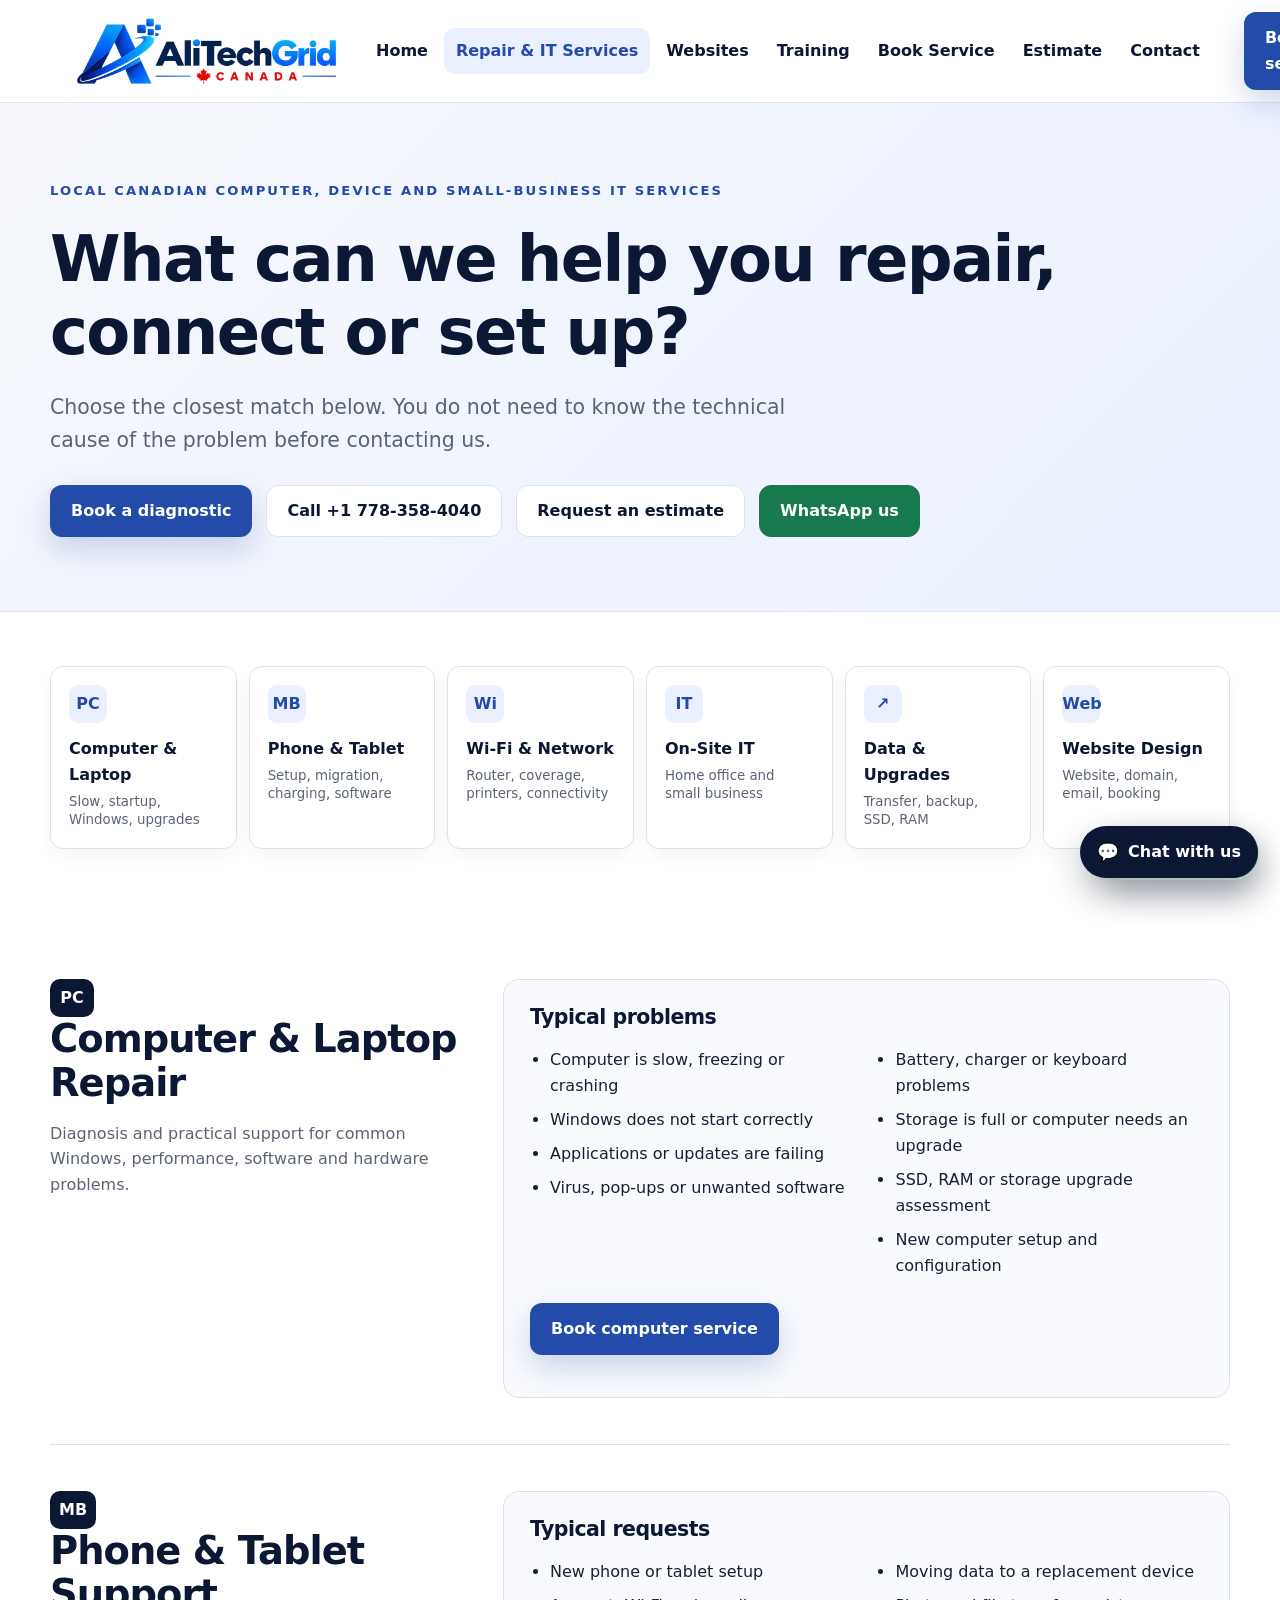
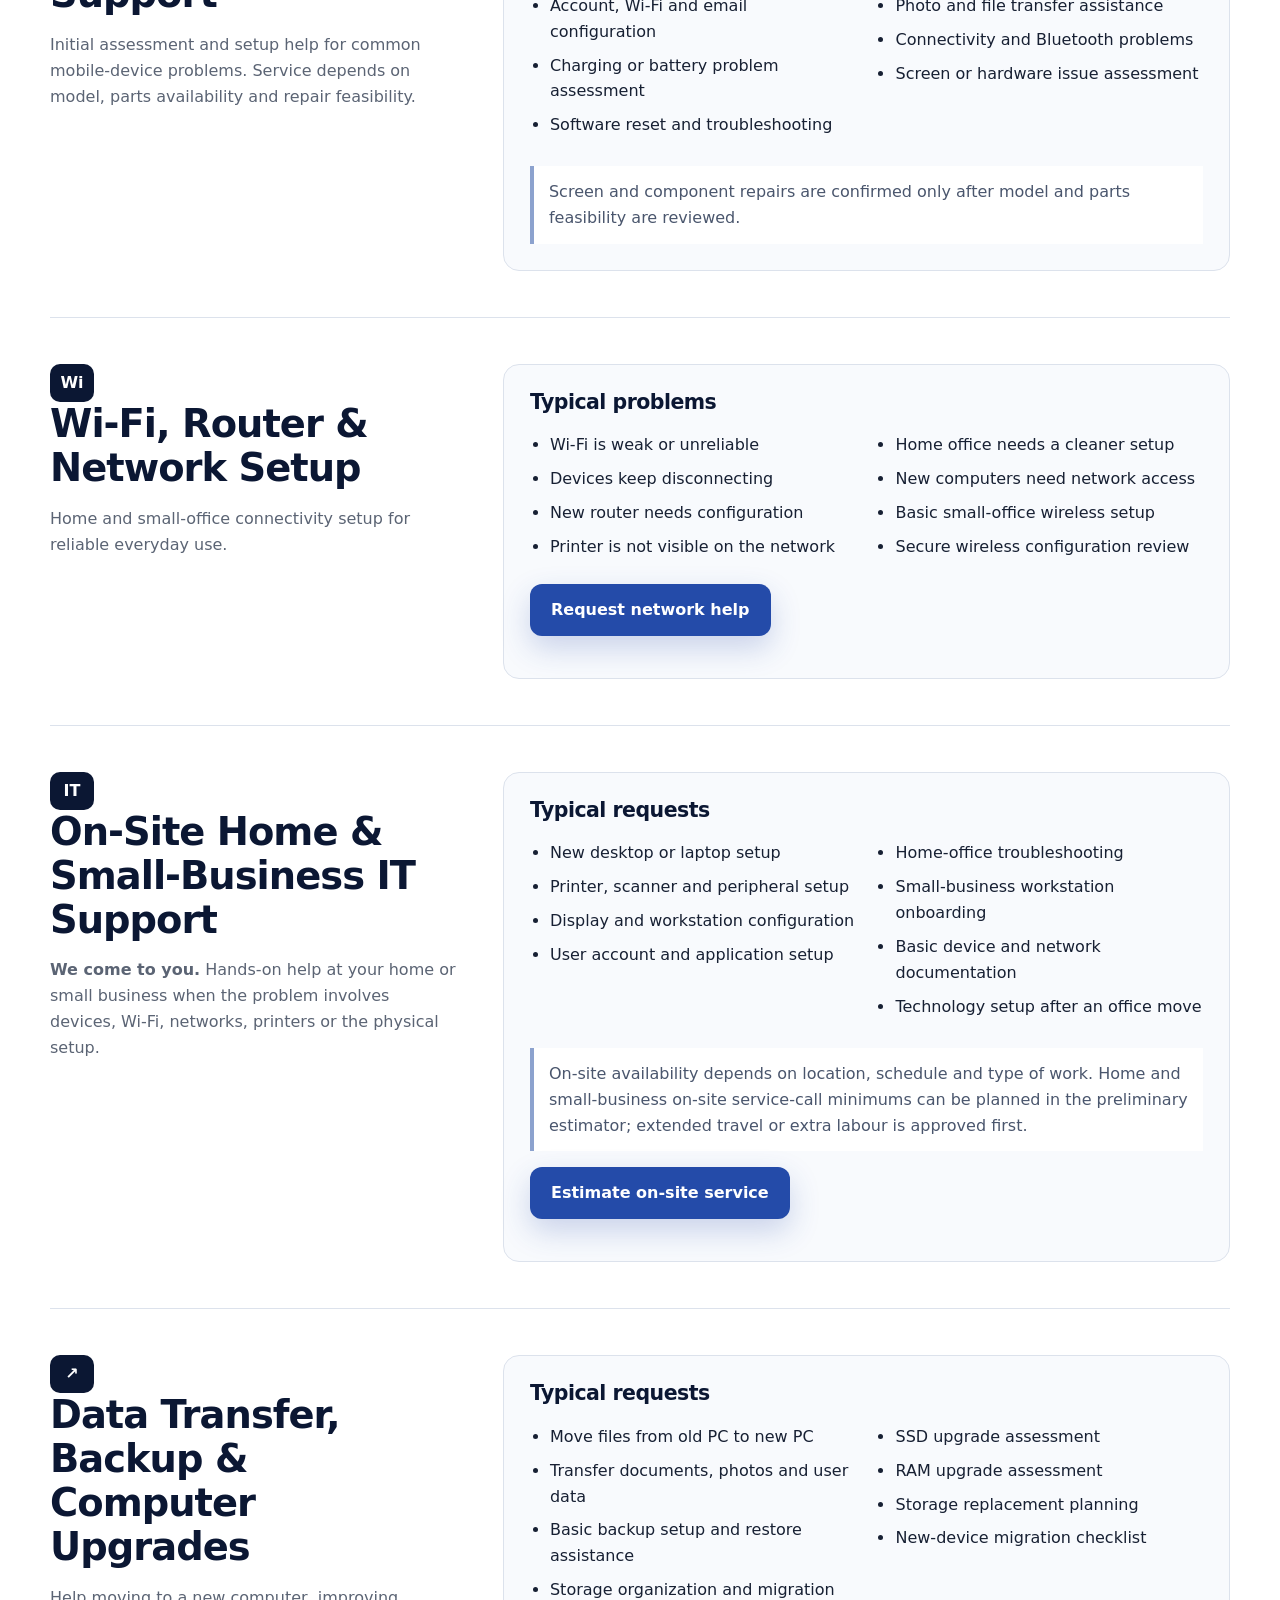
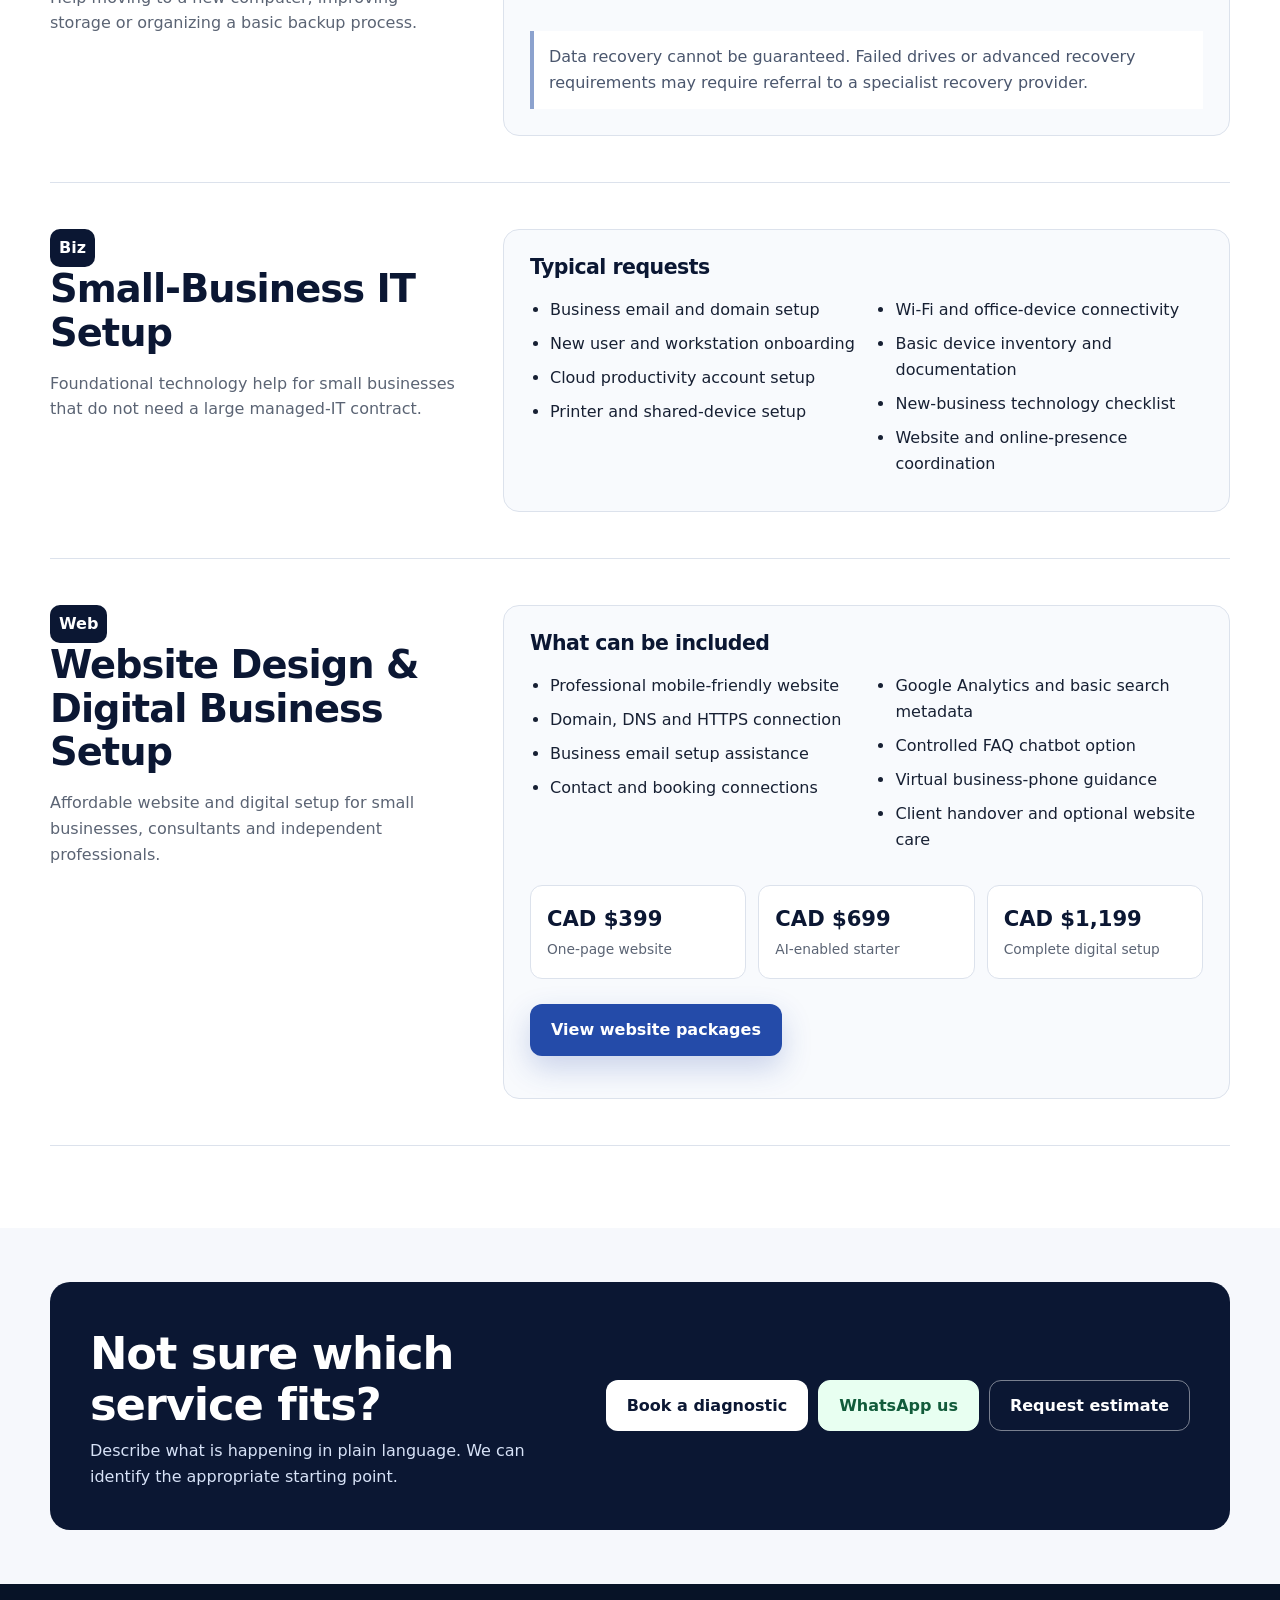
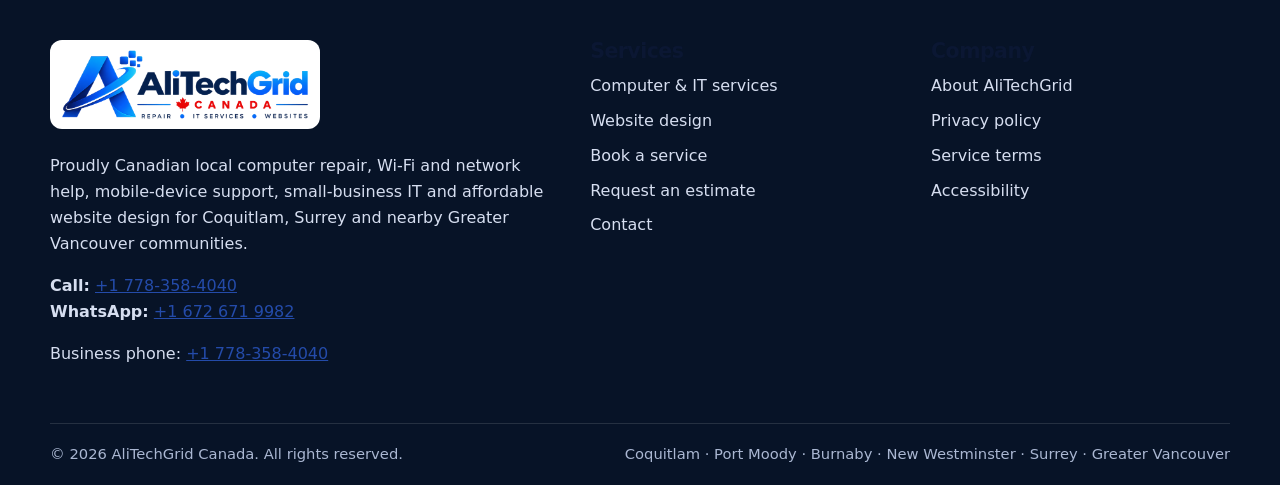
<file: services.html>
<!doctype html>
<html lang="en-CA">
<head>
  <script async src="https://www.googletagmanager.com/gtag/js?id=G-6F9X2CTQ1C"></script>
  <script>window.dataLayer=window.dataLayer||[];function gtag(){dataLayer.push(arguments)}gtag('js',new Date());gtag('config','G-6F9X2CTQ1C');</script>
  <meta charset="utf-8"><meta name="viewport" content="width=device-width,initial-scale=1">
  <title>Computer, Laptop, Mobile, Wi-Fi & IT Services | AliTechGrid Canada</title>
  <meta name="description" content="Computer and laptop repair, mobile and tablet support, Wi-Fi and networking, data transfer, upgrades, on-site IT support and website design in Coquitlam, Surrey and nearby Greater Vancouver communities.">
  <meta name="robots" content="index, follow"><link rel="canonical" href="https://alitechgrid.ca/services.html">
  <meta property="og:type" content="website"><meta property="og:site_name" content="AliTechGrid Canada"><meta property="og:title" content="Computer, Laptop, Mobile, Wi-Fi & IT Services | AliTechGrid Canada"><meta property="og:description" content="Practical local repair and IT services for home users, professionals and small businesses."><meta property="og:url" content="https://alitechgrid.ca/services.html"><meta property="og:image" content="https://alitechgrid.ca/assets/img/alitechgrid-repair-workbench.png">
  <meta name="theme-color" content="#0b1733"><link rel="icon" href="assets/img/favicon.svg" type="image/svg+xml"><link rel="apple-touch-icon" href="assets/img/icon-180.png"><link rel="manifest" href="manifest.webmanifest">
  <link rel="stylesheet" href="assets/css/styles.css"><link rel="stylesheet" href="assets/css/local-it.css">
  <script type="application/ld+json">{"@context":"https://schema.org","@type":"LocalBusiness","name":"AliTechGrid Canada","url":"https://alitechgrid.ca","telephone":"+1 778-358-4040","email":"contact@alitechgrid.com","areaServed":["Coquitlam","Port Moody","Burnaby","New Westminster","Surrey","Greater Vancouver"],"serviceType":["Computer and laptop repair","Mobile phone and tablet support","Wi-Fi and network setup","On-site IT support","Data transfer and computer upgrades","Small-business IT support","Website design and digital business setup"]}</script>
</head>
<body>
<a class="skip-link" href="#main">Skip to main content</a>
<header class="site-header"><div class="header-inner">
  <a class="brand" href="index.html" aria-label="AliTechGrid Canada home"><img src="assets/img/alitechgrid-canada-compact.png" alt="AliTechGrid Canada"></a>
  <button class="menu-button" type="button" data-menu-button aria-expanded="false" aria-controls="main-nav">Menu</button>
  <nav class="main-nav" id="main-nav" data-main-nav aria-label="Primary navigation"><a href="index.html">Home</a><a href="services.html" aria-current="page">Repair & IT Services</a><a href="websites.html">Websites</a><a href="book.html">Book Service</a><a href="estimate.html">Estimate</a><a href="contact.html">Contact</a></nav>
  <a class="button button-primary header-book" href="book.html" data-booking-link>Book service</a>
</div></header>

<main id="main">
<section class="page-hero"><div class="container"><span class="eyebrow">Local Canadian computer, device and small-business IT services</span><h1>What can we help you repair, connect or set up?</h1><p class="lead">Choose the closest match below. You do not need to know the technical cause of the problem before contacting us.</p><div class="button-row"><a class="button button-primary" href="book.html" data-booking-link>Book a diagnostic</a><a class="button button-secondary" href="tel:+17783584040">Call +1 778-358-4040</a><a class="button button-secondary" href="estimate.html">Request an estimate</a><a class="button button-whatsapp" href="https://wa.me/16726719982" data-whatsapp-link data-whatsapp-message="Hello AliTechGrid Canada. I would like to ask about a repair or IT service." target="_blank" rel="noopener noreferrer">WhatsApp us</a></div></div></section>

<section class="section-sm"><div class="container"><div class="service-jump-grid">
  <a href="#computer"><span>PC</span><strong>Computer & Laptop</strong><small>Slow, startup, Windows, upgrades</small></a>
  <a href="#mobile"><span>MB</span><strong>Phone & Tablet</strong><small>Setup, migration, charging, software</small></a>
  <a href="#network"><span>Wi</span><strong>Wi-Fi & Network</strong><small>Router, coverage, printers, connectivity</small></a>
  <a href="#onsite"><span>IT</span><strong>On-Site IT</strong><small>Home office and small business</small></a>
  <a href="#data"><span>↗</span><strong>Data & Upgrades</strong><small>Transfer, backup, SSD, RAM</small></a>
  <a href="#website"><span>Web</span><strong>Website Design</strong><small>Website, domain, email, booking</small></a>
</div></div></section>

<section class="section" style="padding-top:30px"><div class="container">
  <article class="concrete-detail" id="computer"><div class="detail-title"><span class="service-code">PC</span><h2>Computer & Laptop Repair</h2><p>Diagnosis and practical support for common Windows, performance, software and hardware problems.</p></div><div class="detail-body"><h3>Typical problems</h3><div class="two-column-list"><ul><li>Computer is slow, freezing or crashing</li><li>Windows does not start correctly</li><li>Applications or updates are failing</li><li>Virus, pop-ups or unwanted software</li></ul><ul><li>Battery, charger or keyboard problems</li><li>Storage is full or computer needs an upgrade</li><li>SSD, RAM or storage upgrade assessment</li><li>New computer setup and configuration</li></ul></div><p><a class="button button-primary" href="book.html" data-booking-link>Book computer service</a></p></div></article>

  <article class="concrete-detail" id="mobile"><div class="detail-title"><span class="service-code">MB</span><h2>Phone & Tablet Support</h2><p>Initial assessment and setup help for common mobile-device problems. Service depends on model, parts availability and repair feasibility.</p></div><div class="detail-body"><h3>Typical requests</h3><div class="two-column-list"><ul><li>New phone or tablet setup</li><li>Account, Wi-Fi and email configuration</li><li>Charging or battery problem assessment</li><li>Software reset and troubleshooting</li></ul><ul><li>Moving data to a replacement device</li><li>Photo and file transfer assistance</li><li>Connectivity and Bluetooth problems</li><li>Screen or hardware issue assessment</li></ul></div><p class="service-note">Screen and component repairs are confirmed only after model and parts feasibility are reviewed.</p></div></article>

  <article class="concrete-detail" id="network"><div class="detail-title"><span class="service-code">Wi</span><h2>Wi-Fi, Router & Network Setup</h2><p>Home and small-office connectivity setup for reliable everyday use.</p></div><div class="detail-body"><h3>Typical problems</h3><div class="two-column-list"><ul><li>Wi-Fi is weak or unreliable</li><li>Devices keep disconnecting</li><li>New router needs configuration</li><li>Printer is not visible on the network</li></ul><ul><li>Home office needs a cleaner setup</li><li>New computers need network access</li><li>Basic small-office wireless setup</li><li>Secure wireless configuration review</li></ul></div><p><a class="button button-primary" href="estimate.html">Request network help</a></p></div></article>

  <article class="concrete-detail" id="onsite"><div class="detail-title"><span class="service-code">IT</span><h2>On-Site Home & Small-Business IT Support</h2><p><strong>We come to you.</strong> Hands-on help at your home or small business when the problem involves devices, Wi-Fi, networks, printers or the physical setup.</p></div><div class="detail-body"><h3>Typical requests</h3><div class="two-column-list"><ul><li>New desktop or laptop setup</li><li>Printer, scanner and peripheral setup</li><li>Display and workstation configuration</li><li>User account and application setup</li></ul><ul><li>Home-office troubleshooting</li><li>Small-business workstation onboarding</li><li>Basic device and network documentation</li><li>Technology setup after an office move</li></ul></div><p class="service-note">On-site availability depends on location, schedule and type of work. Home and small-business on-site service-call minimums can be planned in the preliminary estimator; extended travel or extra labour is approved first.</p><p><a class="button button-primary" href="estimate.html">Estimate on-site service</a></p></div></article>

  <article class="concrete-detail" id="data"><div class="detail-title"><span class="service-code">↗</span><h2>Data Transfer, Backup & Computer Upgrades</h2><p>Help moving to a new computer, improving storage or organizing a basic backup process.</p></div><div class="detail-body"><h3>Typical requests</h3><div class="two-column-list"><ul><li>Move files from old PC to new PC</li><li>Transfer documents, photos and user data</li><li>Basic backup setup and restore assistance</li><li>Storage organization and migration</li></ul><ul><li>SSD upgrade assessment</li><li>RAM upgrade assessment</li><li>Storage replacement planning</li><li>New-device migration checklist</li></ul></div><p class="service-note">Data recovery cannot be guaranteed. Failed drives or advanced recovery requirements may require referral to a specialist recovery provider.</p></div></article>

  <article class="concrete-detail" id="business"><div class="detail-title"><span class="service-code">Biz</span><h2>Small-Business IT Setup</h2><p>Foundational technology help for small businesses that do not need a large managed-IT contract.</p></div><div class="detail-body"><h3>Typical requests</h3><div class="two-column-list"><ul><li>Business email and domain setup</li><li>New user and workstation onboarding</li><li>Cloud productivity account setup</li><li>Printer and shared-device setup</li></ul><ul><li>Wi-Fi and office-device connectivity</li><li>Basic device inventory and documentation</li><li>New-business technology checklist</li><li>Website and online-presence coordination</li></ul></div></div></article>

  <article class="concrete-detail" id="website"><div class="detail-title"><span class="service-code">Web</span><h2>Website Design & Digital Business Setup</h2><p>Affordable website and digital setup for small businesses, consultants and independent professionals.</p></div><div class="detail-body"><h3>What can be included</h3><div class="two-column-list"><ul><li>Professional mobile-friendly website</li><li>Domain, DNS and HTTPS connection</li><li>Business email setup assistance</li><li>Contact and booking connections</li></ul><ul><li>Google Analytics and basic search metadata</li><li>Controlled FAQ chatbot option</li><li>Virtual business-phone guidance</li><li>Client handover and optional website care</li></ul></div><div class="website-price-row"><div><strong>CAD $399</strong><span>One-page website</span></div><div><strong>CAD $699</strong><span>AI-enabled starter</span></div><div><strong>CAD $1,199</strong><span>Complete digital setup</span></div></div><p><a class="button button-primary" href="websites.html">View website packages</a></p></div></article>
</div></section>

<section class="section-sm surface-alt"><div class="container"><div class="local-cta"><div><h2>Not sure which service fits?</h2><p>Describe what is happening in plain language. We can identify the appropriate starting point.</p></div><div class="local-cta-actions"><a class="button button-light" href="book.html" data-booking-link>Book a diagnostic</a><a class="button button-whatsapp-light" href="https://wa.me/16726719982" data-whatsapp-link data-whatsapp-message="Hello AliTechGrid Canada. I am not sure which service I need. Can you help me choose?" target="_blank" rel="noopener noreferrer">WhatsApp us</a><a class="button button-outline-light" href="estimate.html">Request estimate</a></div></div></div></section>
</main>

<footer class="site-footer"><div class="container"><div class="footer-grid"><div><img class="footer-logo" src="assets/img/alitechgrid-canada-logo.png" alt="AliTechGrid Canada"><p>Proudly Canadian local computer repair, Wi-Fi and network help, mobile-device support, small-business IT and affordable website design for Coquitlam, Surrey and nearby Greater Vancouver communities.</p><p><strong>Call:</strong> <a href="tel:+17783584040">+1 778-358-4040</a><br><strong>WhatsApp:</strong> <a href="https://wa.me/16726719982" data-whatsapp-link>+1 672 671 9982</a></p></div><div><h3>Services</h3><ul class="footer-links"><li><a href="services.html">Computer & IT services</a></li><li><a href="websites.html">Website design</a></li><li><a href="book.html">Book a service</a></li><li><a href="estimate.html">Request an estimate</a></li><li><a href="contact.html">Contact</a></li></ul></div><div><h3>Company</h3><ul class="footer-links"><li><a href="about.html">About AliTechGrid</a></li><li><a href="privacy.html">Privacy policy</a></li><li><a href="terms.html">Service terms</a></li><li><a href="accessibility.html">Accessibility</a></li></ul></div></div><div class="footer-bottom"><span>© <span data-current-year></span> AliTechGrid Canada. All rights reserved.</span><span>Coquitlam · Port Moody · Burnaby · New Westminster · Surrey · Greater Vancouver</span></div></div></footer>
<a class="whatsapp-float" href="https://wa.me/16726719982" data-whatsapp-link data-whatsapp-message="Hello AliTechGrid Canada. I need help with a technology issue." aria-label="Chat with AliTechGrid Canada on WhatsApp"><span class="whatsapp-float-icon" aria-hidden="true">WA</span><span>WhatsApp</span></a>
<script src="assets/js/site-config.js"></script><script src="assets/js/main.js"></script><script src="assets/js/whatsapp.js"></script>
</body></html>
</file>
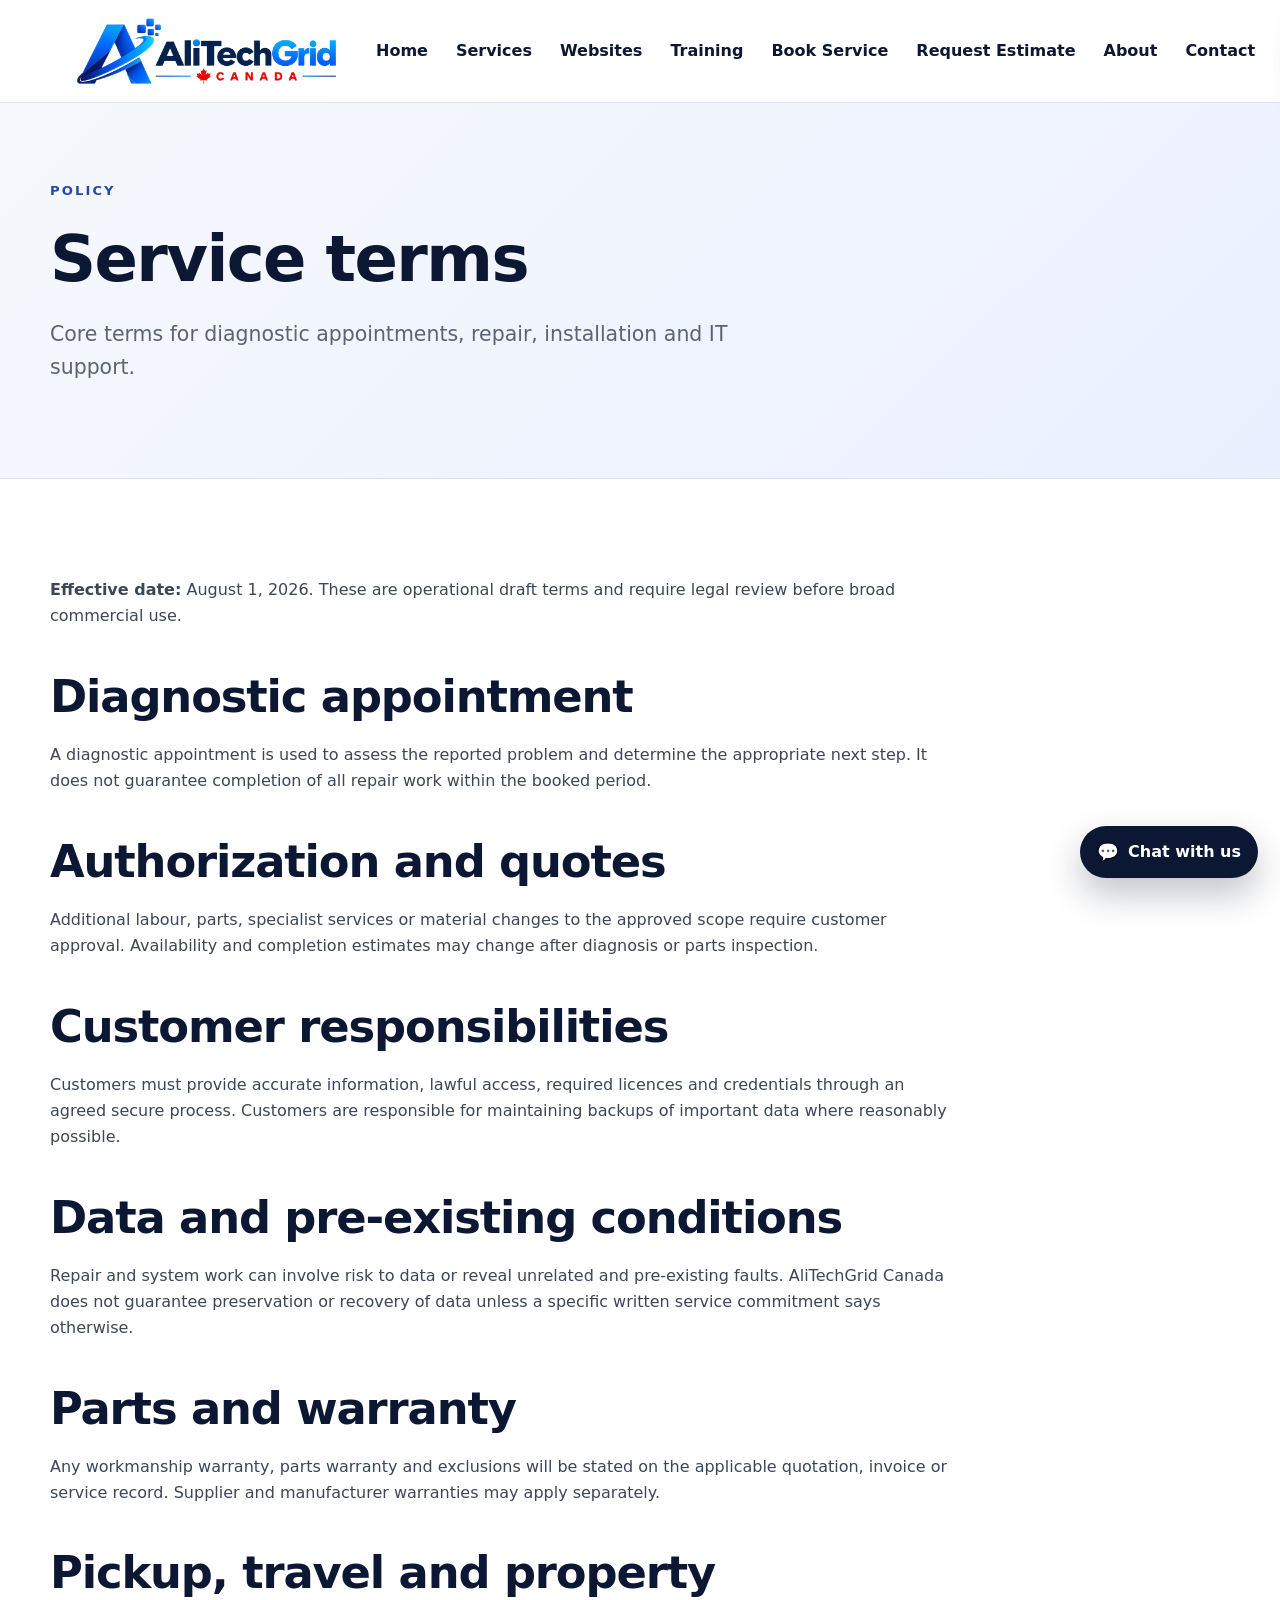
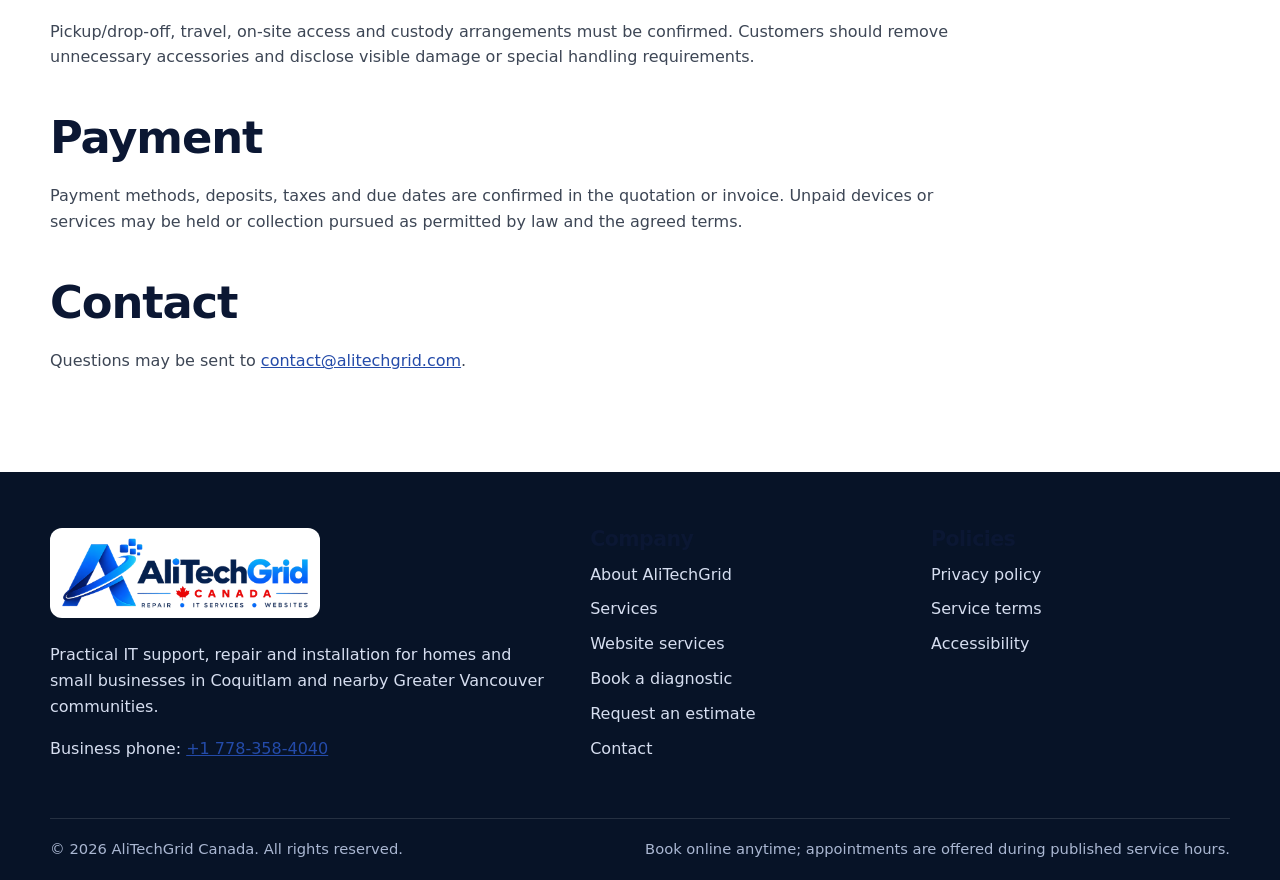
<file: terms.html>
<!doctype html>
<html lang="en-CA">
<head>
  <!-- Google tag (gtag.js) -->
  <script async src="https://www.googletagmanager.com/gtag/js?id=G-6F9X2CTQ1C"></script>
  <script>
    window.dataLayer = window.dataLayer || [];
    function gtag(){dataLayer.push(arguments);}
    gtag('js', new Date());
    gtag('config', 'G-6F9X2CTQ1C');
  </script>
  <meta charset="utf-8">
  <meta name="viewport" content="width=device-width, initial-scale=1">
  <title>Service Terms | AliTechGrid Canada</title>
  <meta name="description" content="AliTechGrid Canada service terms for diagnostic appointments, repair, installation and IT support.">
  <meta name="robots" content="index, follow">
  <link rel="canonical" href="https://alitechgrid.ca/terms.html">
  <meta property="og:type" content="website">
  <meta property="og:site_name" content="AliTechGrid Canada">
  <meta property="og:title" content="Service Terms | AliTechGrid Canada">
  <meta property="og:description" content="AliTechGrid Canada service terms for diagnostic appointments, repair, installation and IT support.">
  <meta property="og:url" content="https://alitechgrid.ca/terms.html">
  <meta property="og:image" content="https://alitechgrid.ca/assets/img/alitechgrid-canada-logo.png">
  <meta name="theme-color" content="#0b1733">
  <link rel="icon" href="assets/img/favicon.svg" type="image/svg+xml">
  <link rel="apple-touch-icon" href="assets/img/icon-180.png">
  <link rel="manifest" href="manifest.webmanifest">
  <link rel="stylesheet" href="assets/css/styles.css">
  
<script type="application/ld+json">
{
  "@context": "https://schema.org",
  "@type": "LocalBusiness",
  "name": "AliTechGrid Canada",
  "url": "https://alitechgrid.ca",
  "logo": "https://alitechgrid.ca/assets/img/alitechgrid-canada-logo.png",
  "image": "https://alitechgrid.ca/assets/img/alitechgrid-canada-logo.png",
  "email": "contact@alitechgrid.com",
  "description": "Computer, laptop, mobile device and small-business IT support in Coquitlam and nearby Greater Vancouver communities.",
  "areaServed": [
    "Coquitlam",
    "Port Moody",
    "Burnaby",
    "New Westminster",
    "Greater Vancouver"
  ],
  "serviceType": [
    "Computer repair",
    "Laptop repair",
    "Mobile phone and tablet repair assessment",
    "On-site IT support",
    "Pickup and drop-off service",
    "Home Wi-Fi and network setup",
    "Small-business IT support"
  ]
}
</script>

</head>
<body>
  
<a class="skip-link" href="#main">Skip to main content</a>
<header class="site-header">
  <div class="header-inner">
    <a class="brand" href="index.html" aria-label="AliTechGrid Canada home">
      <img src="assets/img/alitechgrid-canada-compact.png" alt="AliTechGrid Canada">
    </a>
    <button class="menu-button" type="button" data-menu-button aria-expanded="false" aria-controls="main-nav">
      Menu
    </button>
    <nav class="main-nav" id="main-nav" data-main-nav aria-label="Primary navigation">
      <a href="index.html">Home</a>
<a href="services.html">Services</a>
<a href="book.html">Book Service</a>
<a href="estimate.html">Request Estimate</a>
<a href="about.html">About</a>
<a href="contact.html">Contact</a>
    </nav>
    <a class="button button-primary header-book" href="book.html" data-booking-link>Book service</a>
  </div>
</header>

  <main id="main">
    
<section class="page-hero"><div class="container"><span class="eyebrow">Policy</span><h1>Service terms</h1><p class="lead">Core terms for diagnostic appointments, repair, installation and IT support.</p></div></section>
<section class="section"><div class="container prose">
<p><strong>Effective date:</strong> August 1, 2026. These are operational draft terms and require legal review before broad commercial use.</p>
<h2>Diagnostic appointment</h2>
<p>A diagnostic appointment is used to assess the reported problem and determine the appropriate next step. It does not guarantee completion of all repair work within the booked period.</p>
<h2>Authorization and quotes</h2>
<p>Additional labour, parts, specialist services or material changes to the approved scope require customer approval. Availability and completion estimates may change after diagnosis or parts inspection.</p>
<h2>Customer responsibilities</h2>
<p>Customers must provide accurate information, lawful access, required licences and credentials through an agreed secure process. Customers are responsible for maintaining backups of important data where reasonably possible.</p>
<h2>Data and pre-existing conditions</h2>
<p>Repair and system work can involve risk to data or reveal unrelated and pre-existing faults. AliTechGrid Canada does not guarantee preservation or recovery of data unless a specific written service commitment says otherwise.</p>
<h2>Parts and warranty</h2>
<p>Any workmanship warranty, parts warranty and exclusions will be stated on the applicable quotation, invoice or service record. Supplier and manufacturer warranties may apply separately.</p>
<h2>Pickup, travel and property</h2>
<p>Pickup/drop-off, travel, on-site access and custody arrangements must be confirmed. Customers should remove unnecessary accessories and disclose visible damage or special handling requirements.</p>
<h2>Payment</h2>
<p>Payment methods, deposits, taxes and due dates are confirmed in the quotation or invoice. Unpaid devices or services may be held or collection pursued as permitted by law and the agreed terms.</p>
<h2>Contact</h2>
<p>Questions may be sent to <a href="mailto:contact@alitechgrid.com">contact@alitechgrid.com</a>.</p>
</div></section>

  </main>
  
<footer class="site-footer">
  <div class="container">
    <div class="footer-grid">
      <div>
        <img class="footer-logo" src="assets/img/alitechgrid-canada-logo.png" alt="AliTechGrid Canada">
        <p>Practical IT support, repair and installation for homes and small businesses in Coquitlam and nearby Greater Vancouver communities.</p>
      </div>
      <div>
        <h3>Company</h3>
        <ul class="footer-links">
          <li><a href="about.html">About AliTechGrid</a></li>
          <li><a href="services.html">Services</a></li>
          <li><a href="book.html">Book a diagnostic</a></li>
          <li><a href="estimate.html">Request an estimate</a></li>
          <li><a href="contact.html">Contact</a></li>
        </ul>
      </div>
      <div>
        <h3>Policies</h3>
        <ul class="footer-links">
          <li><a href="privacy.html">Privacy policy</a></li>
          <li><a href="terms.html">Service terms</a></li>
          <li><a href="accessibility.html">Accessibility</a></li>
        </ul>
      </div>
    </div>
    <div class="footer-bottom">
      <span>© <span data-current-year></span> AliTechGrid Canada. All rights reserved.</span>
      <span>Book online anytime; appointments are offered during published service hours.</span>
    </div>
  </div>
</footer>
<script src="assets/js/site-config.js"></script>
<script src="assets/js/main.js"></script>

</body>
</html>
</file>
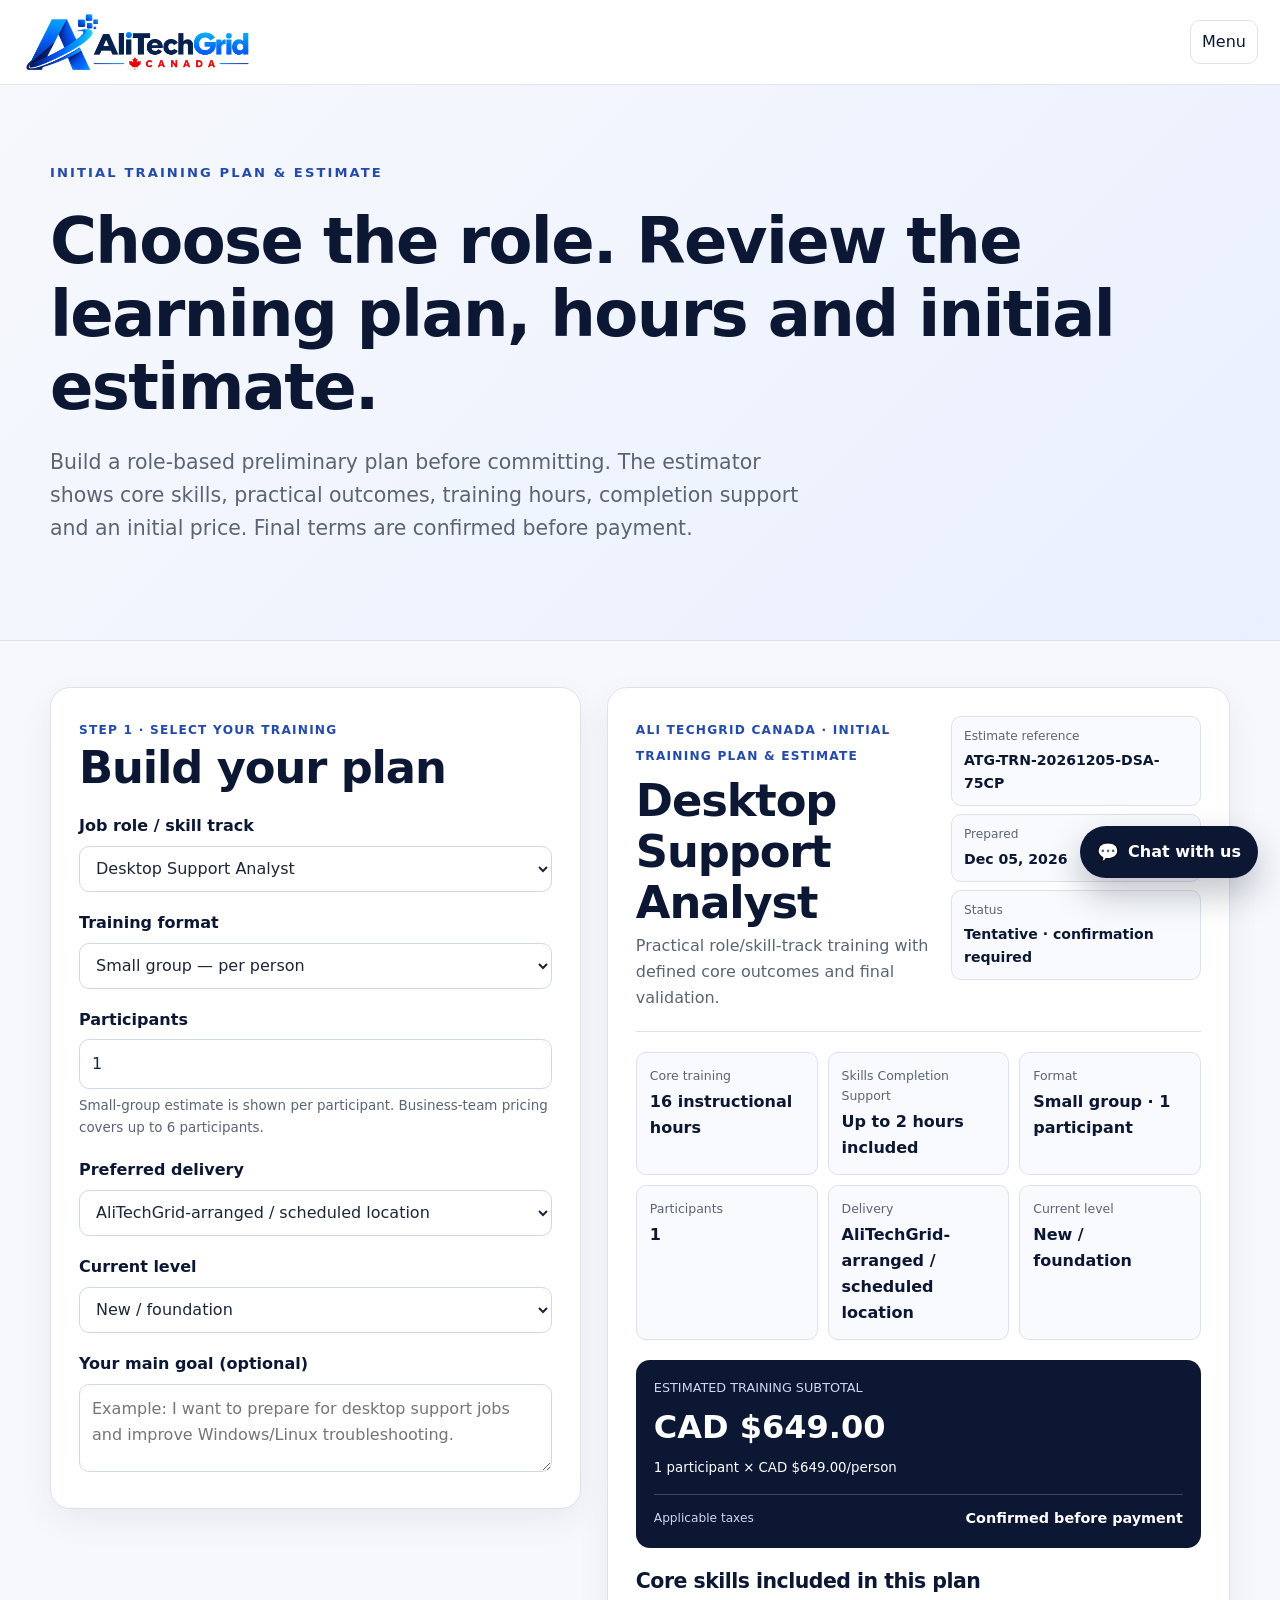
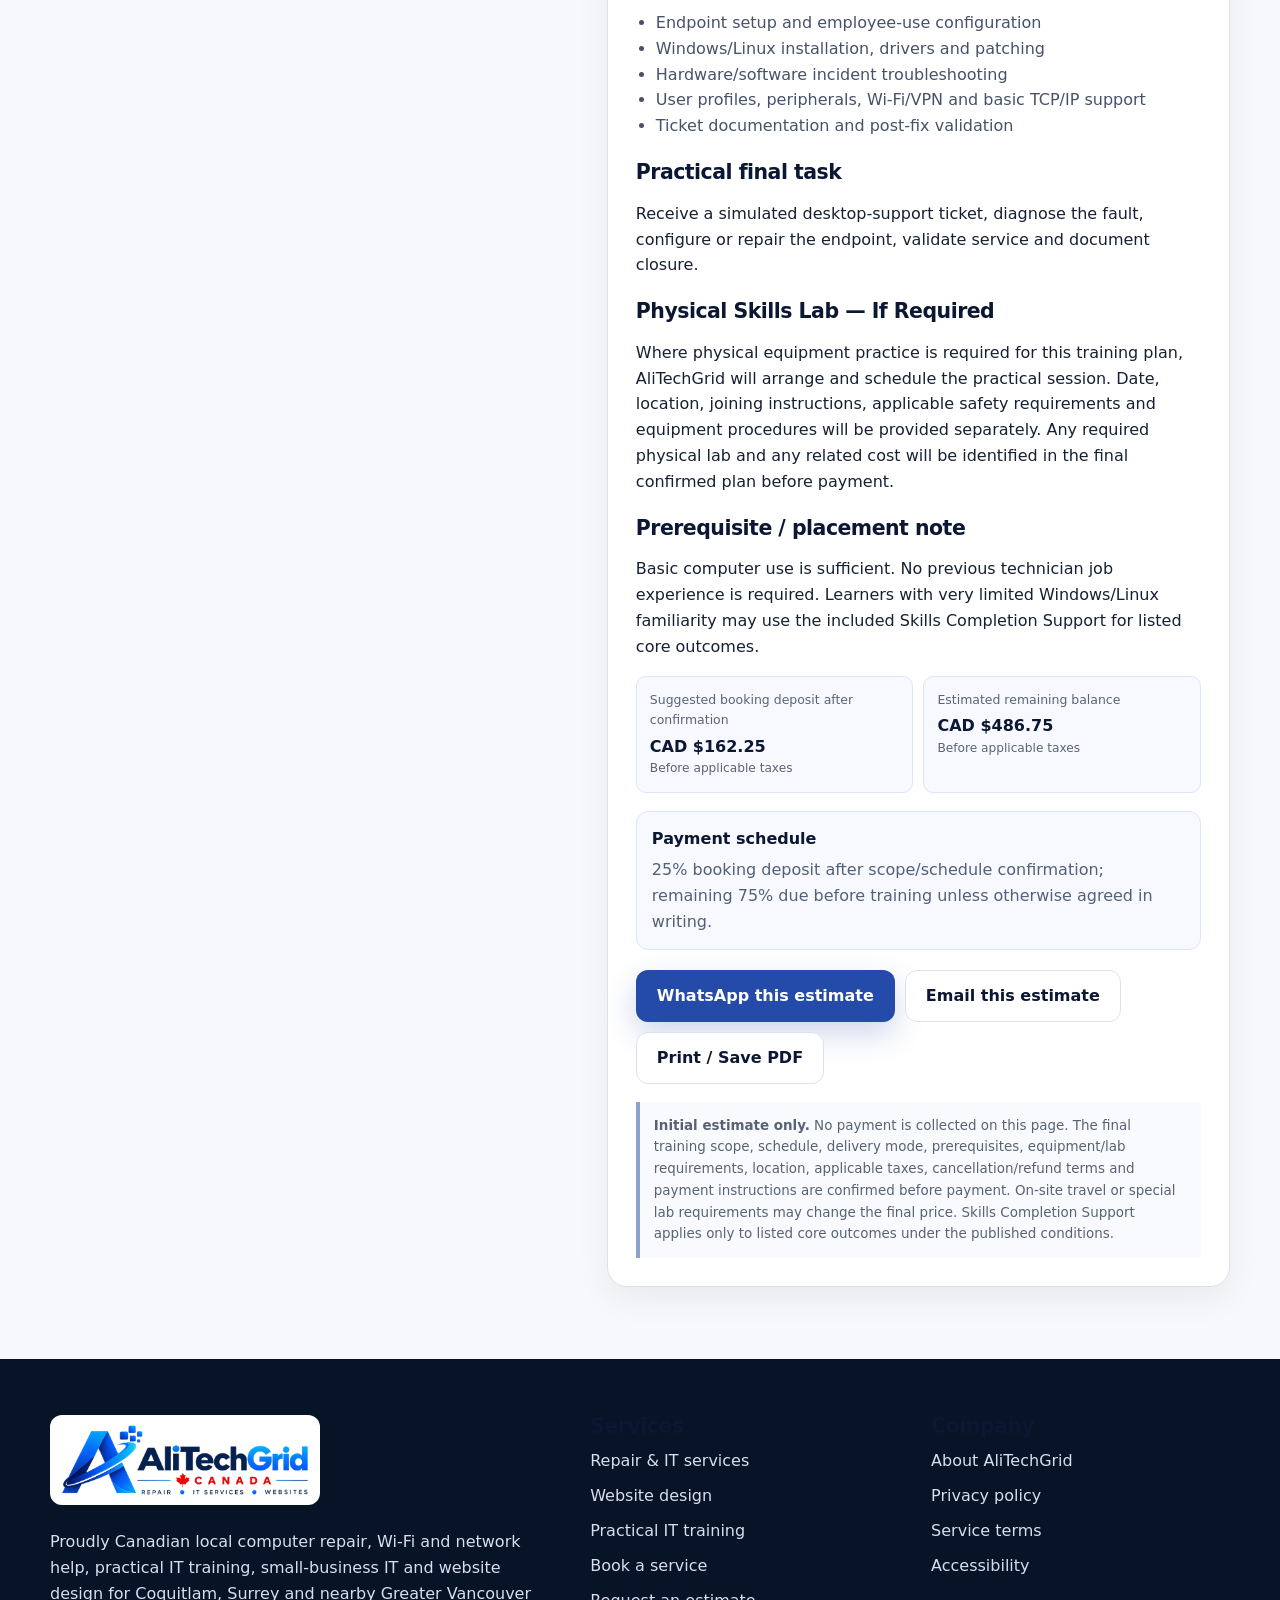
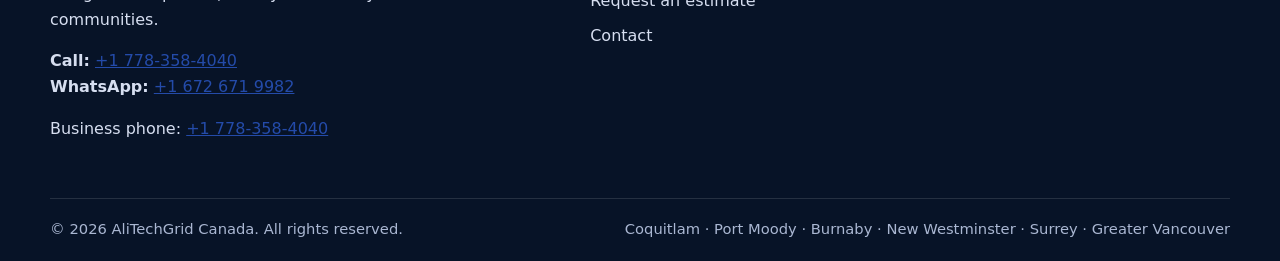
<file: training-estimate.html>
<!doctype html>
<html lang="en-CA">
<head>
  <meta charset="utf-8"><meta name="viewport" content="width=device-width,initial-scale=1">
  <title>Training Plan & Estimate | AliTechGrid Canada</title>
  <meta name="description" content="Build an initial AliTechGrid practical IT training plan and estimate by B.C.-aligned job role, format and participant count.">
  <meta name="robots" content="noindex, nofollow">
  <link rel="icon" href="assets/img/favicon.svg" type="image/svg+xml">
  <link rel="stylesheet" href="assets/css/styles.css"><link rel="stylesheet" href="assets/css/training.css">
</head>
<body class="training-page">
<a class="skip-link" href="#main">Skip to main content</a>
<header class="site-header">
<div class="header-inner">
<a aria-label="AliTechGrid Canada home" class="brand" href="index.html">
<img alt="AliTechGrid Canada" src="assets/img/alitechgrid-canada-compact.png"/>
</a>
<button aria-controls="main-nav" aria-expanded="false" class="menu-button" data-menu-button="" type="button">Menu</button>
<nav aria-label="Primary navigation" class="main-nav" data-main-nav="" id="main-nav">
<a href="index.html">Home</a>
<a href="services.html">Repair &amp; IT Services</a>
<a href="websites.html">Websites</a>
<a aria-current="page" href="training.html">Training</a>
<a href="book.html">Book Service</a>
<a href="estimate.html">Estimate</a>
<a href="contact.html">Contact</a>
</nav>
<a class="button button-primary header-book" href="book.html">Book service</a>
</div>
</header>

<main id="main" class="estimator-page">
<section class="page-hero"><div class="container">
  <span class="eyebrow">Initial Training Plan &amp; Estimate</span>
  <h1>Choose the role. Review the learning plan, hours and initial estimate.</h1>
  <p class="lead">Build a role-based preliminary plan before committing. The estimator shows core skills, practical outcomes, training hours, completion support and an initial price. Final terms are confirmed before payment.</p>
</div></section>
<section><div class="container estimator-shell">
  <form class="estimator-form" id="training-estimator">
    <span class="estimate-kicker">STEP 1 · SELECT YOUR TRAINING</span>
    <h2>Build your plan</h2>
    <div class="form-field"><label for="role">Job role / skill track</label>
      <select id="role" name="role">
        <option value="desktop-support">Desktop Support Analyst</option>
        <option value="help-desk">Help Desk Technician</option>
        <option value="service-desk">Service Desk Analyst</option>
        <option value="computer-technician">Computer Technician</option>
        <option value="network-support">Network Support Technician</option>
        <option value="computer-network">Computer Network Technician</option>
        <option value="cloud-support">Systems Administration & Cloud Support</option>
        <option value="automation">Python & PowerShell IT Automation</option>
        <option value="ai-support">AI-Assisted IT Support & Operations</option>
      </select>
    </div>
    <div class="form-field"><label for="format">Training format</label>
      <select id="format" name="format">
        <option value="group">Small group — per person</option>
        <option value="private">Private 1-to-1</option>
        <option value="team">Business team — up to 6 participants</option>
      </select>
    </div>
    <div class="form-field" id="participant-field"><label for="participants">Participants</label>
      <input id="participants" name="participants" type="number" min="1" max="6" value="1">
      <p class="form-help">Small-group estimate is shown per participant. Business-team pricing covers up to 6 participants.</p>
    </div>
    <div class="form-field"><label for="delivery">Preferred delivery</label>
      <select id="delivery" name="delivery">
        <option value="scheduled">AliTechGrid-arranged / scheduled location</option>
        <option value="online">Live online</option>
        <option value="onsite">Customer on-site — travel/lab requirements confirmed separately</option>
      </select>
    </div>
    <div class="form-field"><label for="level">Current level</label>
      <select id="level" name="level"><option>New / foundation</option><option>Some hands-on experience</option><option>Working in technical support</option></select>
    </div>
    <div class="form-field"><label for="goal">Your main goal (optional)</label>
      <textarea id="goal" name="goal" placeholder="Example: I want to prepare for desktop support jobs and improve Windows/Linux troubleshooting."></textarea>
    </div>
  </form>
  <section class="estimate-output" aria-live="polite" aria-labelledby="out-title">
    <div class="estimate-document-head">
      <div>
        <span class="estimate-kicker">ALI TECHGRID CANADA · INITIAL TRAINING PLAN &amp; ESTIMATE</span>
        <h2 id="out-title">Desktop Support Analyst</h2>
        <p id="out-description">Role-aligned practical training plan.</p>
      </div>
      <div class="estimate-document-meta">
        <div><span>Estimate reference</span><strong id="out-reference">ATG-TRN</strong></div>
        <div><span>Prepared</span><strong id="out-date">—</strong></div>
        <div><span>Status</span><strong>Tentative · confirmation required</strong></div>
      </div>
    </div>

    <div class="estimate-summary estimate-summary-six">
      <div><span>Core training</span><strong id="out-hours">16 instructional hours</strong></div>
      <div><span>Skills Completion Support</span><strong id="out-support">Up to 2 hours included</strong></div>
      <div><span>Format</span><strong id="out-format">Small group</strong></div>
      <div><span>Participants</span><strong id="out-participants">1</strong></div>
      <div><span>Delivery</span><strong id="out-delivery">Scheduled location</strong></div>
      <div><span>Current level</span><strong id="out-level">New / foundation</strong></div>
    </div>

    <div class="estimate-fee professional-fee">
      <span>ESTIMATED TRAINING SUBTOTAL</span>
      <strong id="out-fee">CAD $649.00</strong>
      <small id="out-fee-note">1 participant × CAD $649.00/person</small>
      <div class="estimate-tax-line"><span>Applicable taxes</span><strong>Confirmed before payment</strong></div>
    </div>

    <div class="estimate-plan">
      <h3>Core skills included in this plan</h3>
      <ul id="out-skills"></ul>
    </div>

    <div class="estimate-plan">
      <h3>Practical final task</h3>
      <p id="out-final"></p>
    </div>

    <div class="estimate-plan">
      <h3>Prerequisite / placement note</h3>
      <p id="out-prereq"></p>
    </div>

    <div class="estimate-goal" id="out-goal-wrap" hidden>
      <strong>Your stated goal</strong>
      <p id="out-goal"></p>
    </div>

    <div class="payment-grid">
      <div>
        <span id="deposit-label">Suggested booking deposit after confirmation</span>
        <strong id="out-deposit">CAD $162.25</strong>
        <small>Before applicable taxes</small>
      </div>
      <div>
        <span>Estimated remaining balance</span>
        <strong id="out-balance">CAD $486.75</strong>
        <small>Before applicable taxes</small>
      </div>
    </div>

    <div class="estimate-payment-note">
      <strong>Payment schedule</strong>
      <p id="out-payment-schedule">25% booking deposit after scope/schedule confirmation; remaining 75% due before training unless otherwise agreed in writing.</p>
    </div>

    <div class="estimate-actions">
      <a class="button button-primary" id="wa-estimate" href="#" target="_blank" rel="noopener noreferrer">WhatsApp this estimate</a>
      <a class="button button-secondary" id="email-estimate" href="#">Email this estimate</a>
      <button class="button button-secondary" id="print-estimate" type="button">Print / Save PDF</button>
    </div>

    <p class="estimate-note">
      <strong>Initial estimate only.</strong> No payment is collected on this page. The final training scope, schedule,
      delivery mode, prerequisites, equipment/lab requirements, location, applicable taxes, cancellation/refund terms
      and payment instructions are confirmed before payment. On-site travel or special lab requirements may change
      the final price. Skills Completion Support applies only to listed core outcomes under the published conditions.
    </p>
  </section>
</div></section>
</main>

<footer class="site-footer">
<div class="container">
<div class="footer-grid">
<div>
<img alt="AliTechGrid Canada" class="footer-logo" src="assets/img/alitechgrid-canada-logo.png"/>
<p>Proudly Canadian local computer repair, Wi-Fi and network help, practical IT training, small-business IT and website design for Coquitlam, Surrey and nearby Greater Vancouver communities.</p>
<p><strong>Call:</strong> <a href="tel:+17783584040">+1 778-358-4040</a><br/>
<strong>WhatsApp:</strong> <a href="https://wa.me/16726719982">+1 672 671 9982</a></p>
</div>
<div>
<h3>Services</h3>
<ul class="footer-links">
<li><a href="services.html">Repair &amp; IT services</a></li>
<li><a href="websites.html">Website design</a></li>
<li><a href="training.html">Practical IT training</a></li>
<li><a href="book.html">Book a service</a></li>
<li><a href="estimate.html">Request an estimate</a></li>
<li><a href="contact.html">Contact</a></li>
</ul>
</div>
<div>
<h3>Company</h3>
<ul class="footer-links">
<li><a href="about.html">About AliTechGrid</a></li>
<li><a href="privacy.html">Privacy policy</a></li>
<li><a href="terms.html">Service terms</a></li>
<li><a href="accessibility.html">Accessibility</a></li>
</ul>
</div>
</div>
<div class="footer-bottom">
<span>© <span data-current-year=""></span> AliTechGrid Canada. All rights reserved.</span>
<span>Coquitlam · Port Moody · Burnaby · New Westminster · Surrey · Greater Vancouver</span>
</div>
</div>
</footer>

<script src="assets/js/training-estimator.js"></script>
<script async="" src="https://www.googletagmanager.com/gtag/js?id=G-6F9X2CTQ1C"></script>
<script src="assets/js/main.js"></script>
</body></html>
</file>
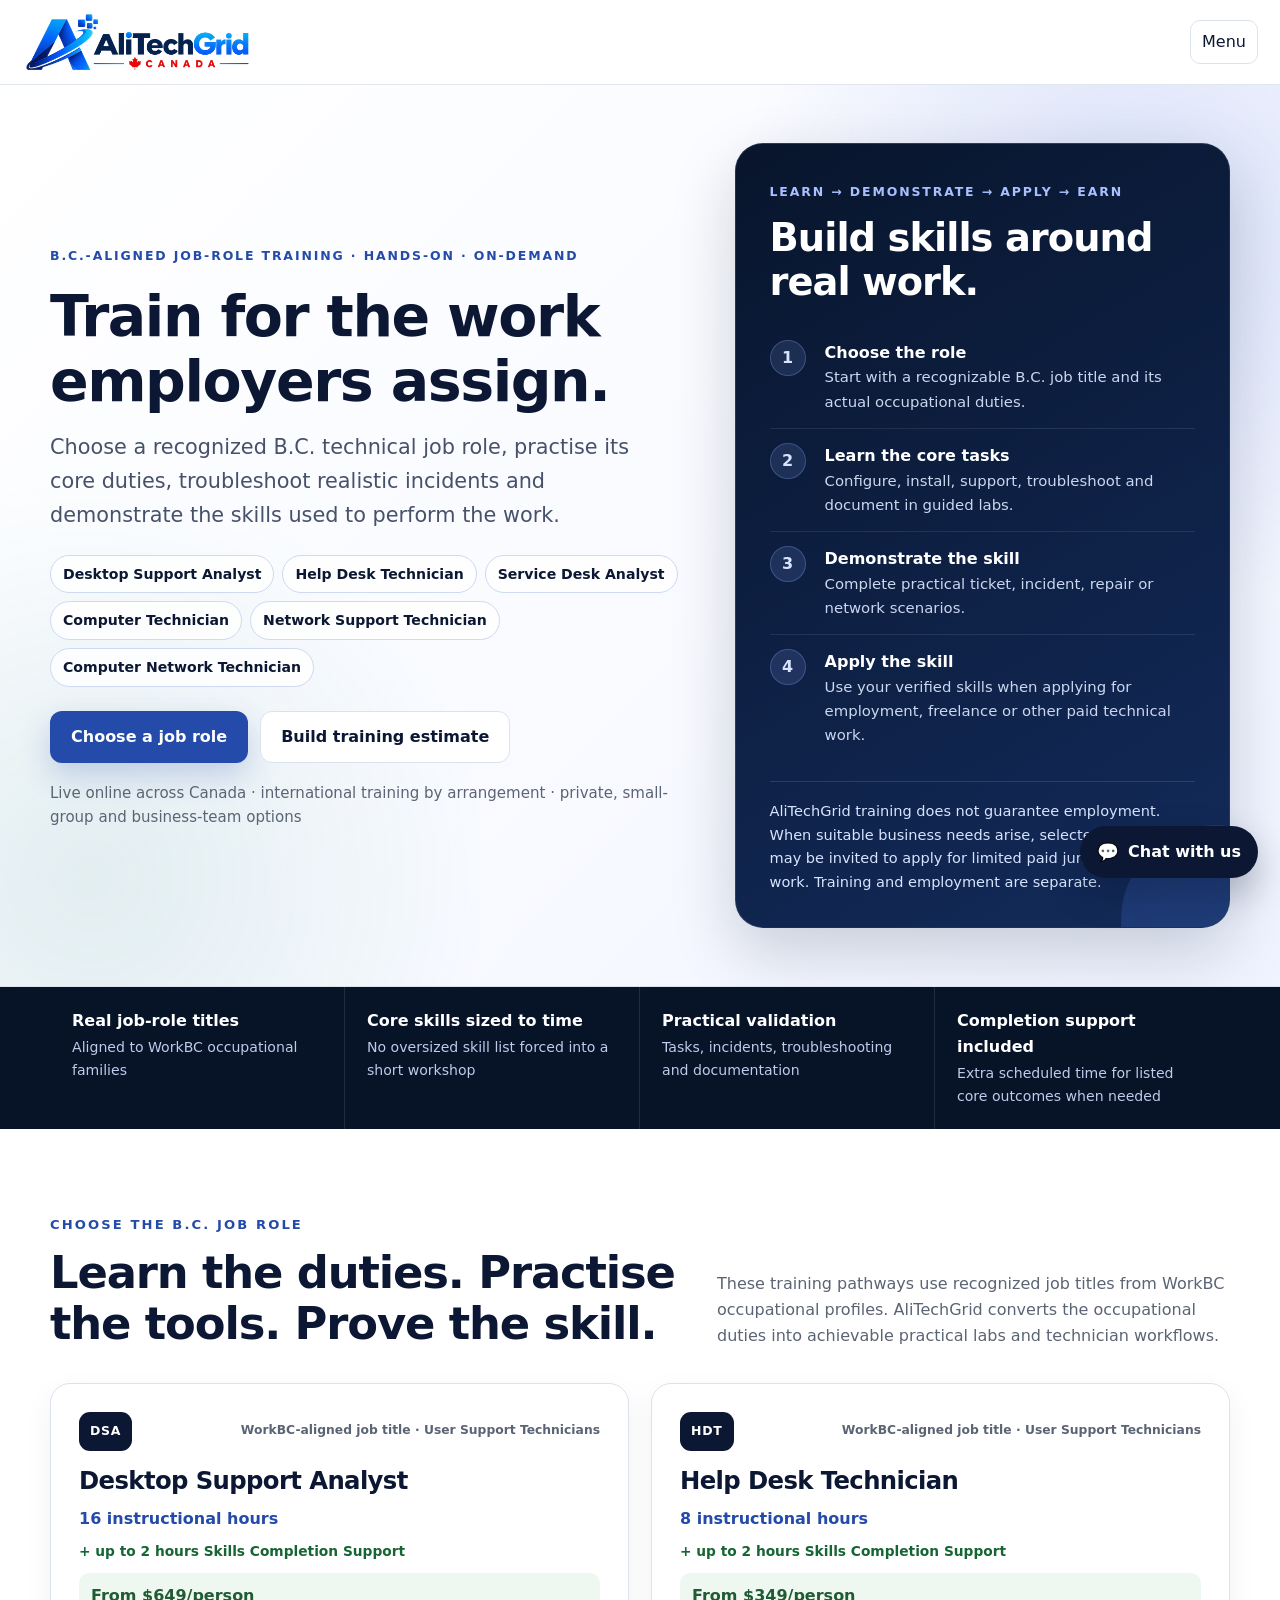
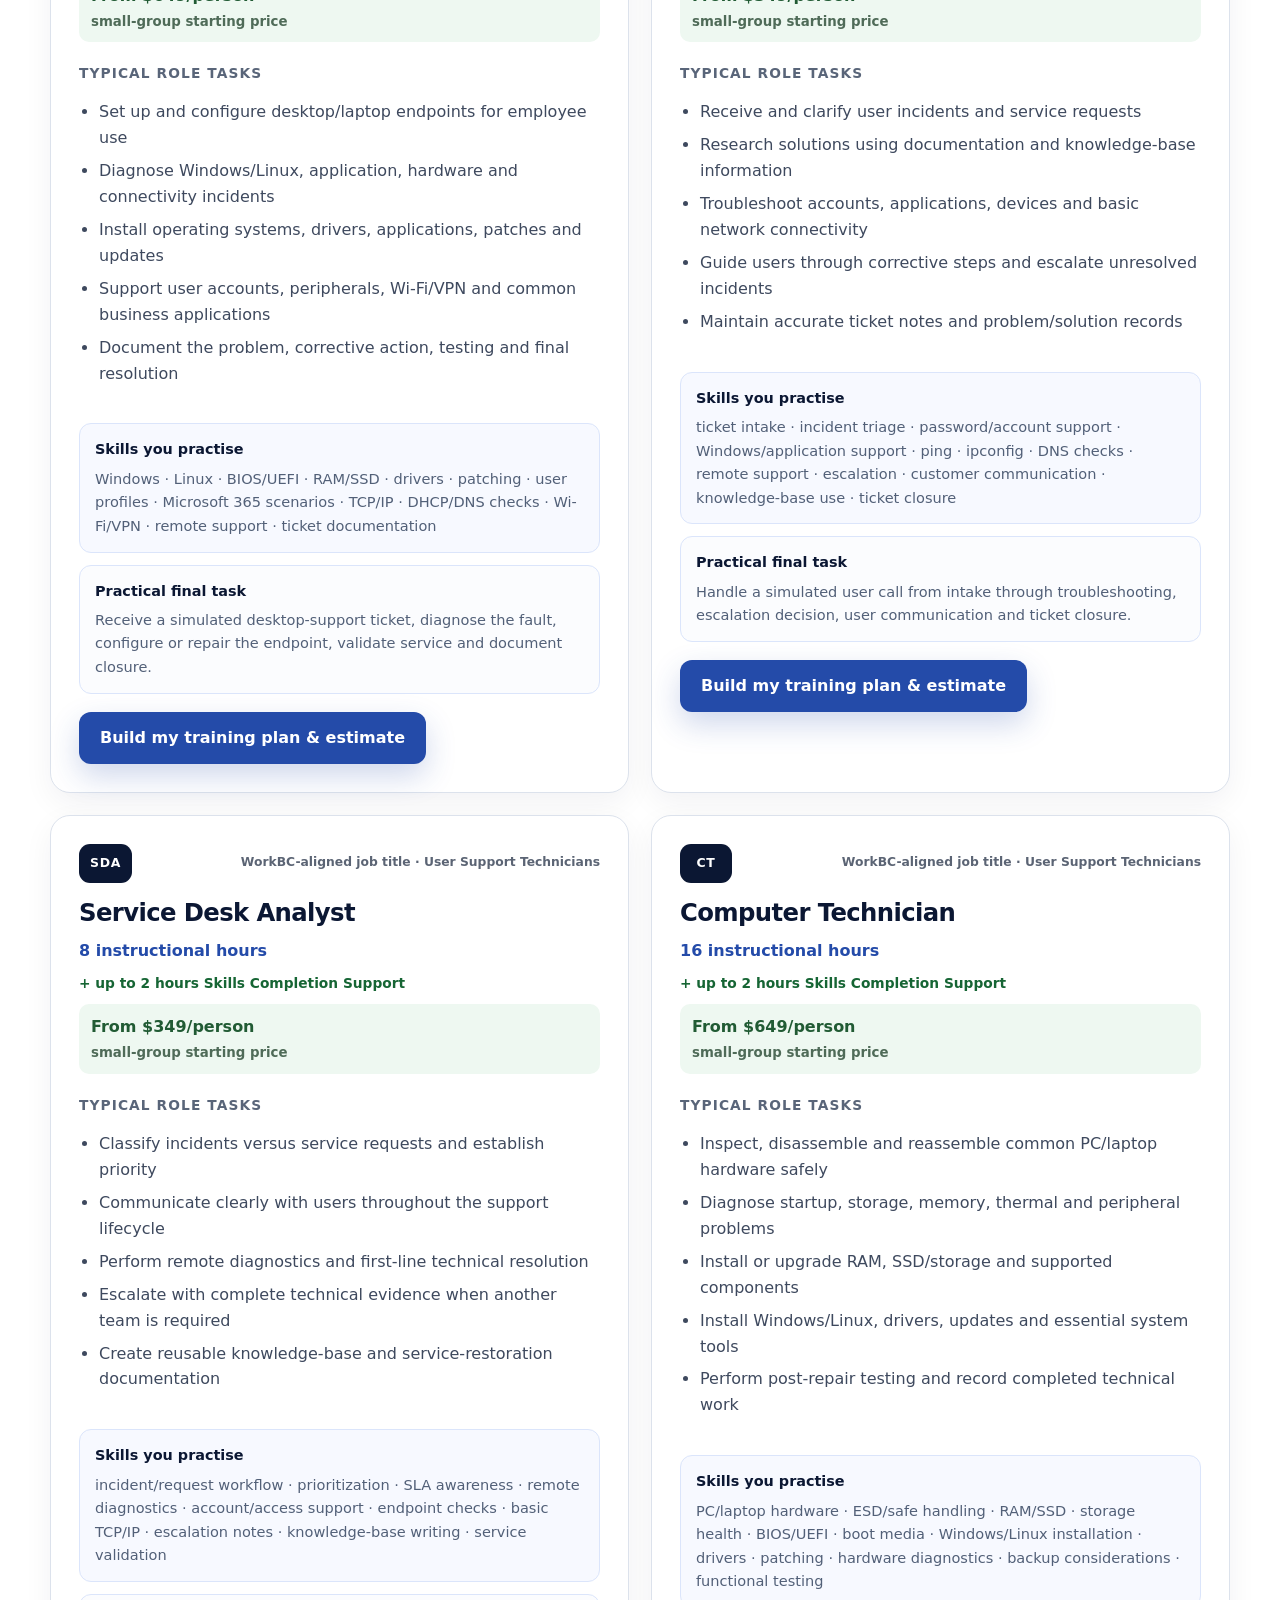
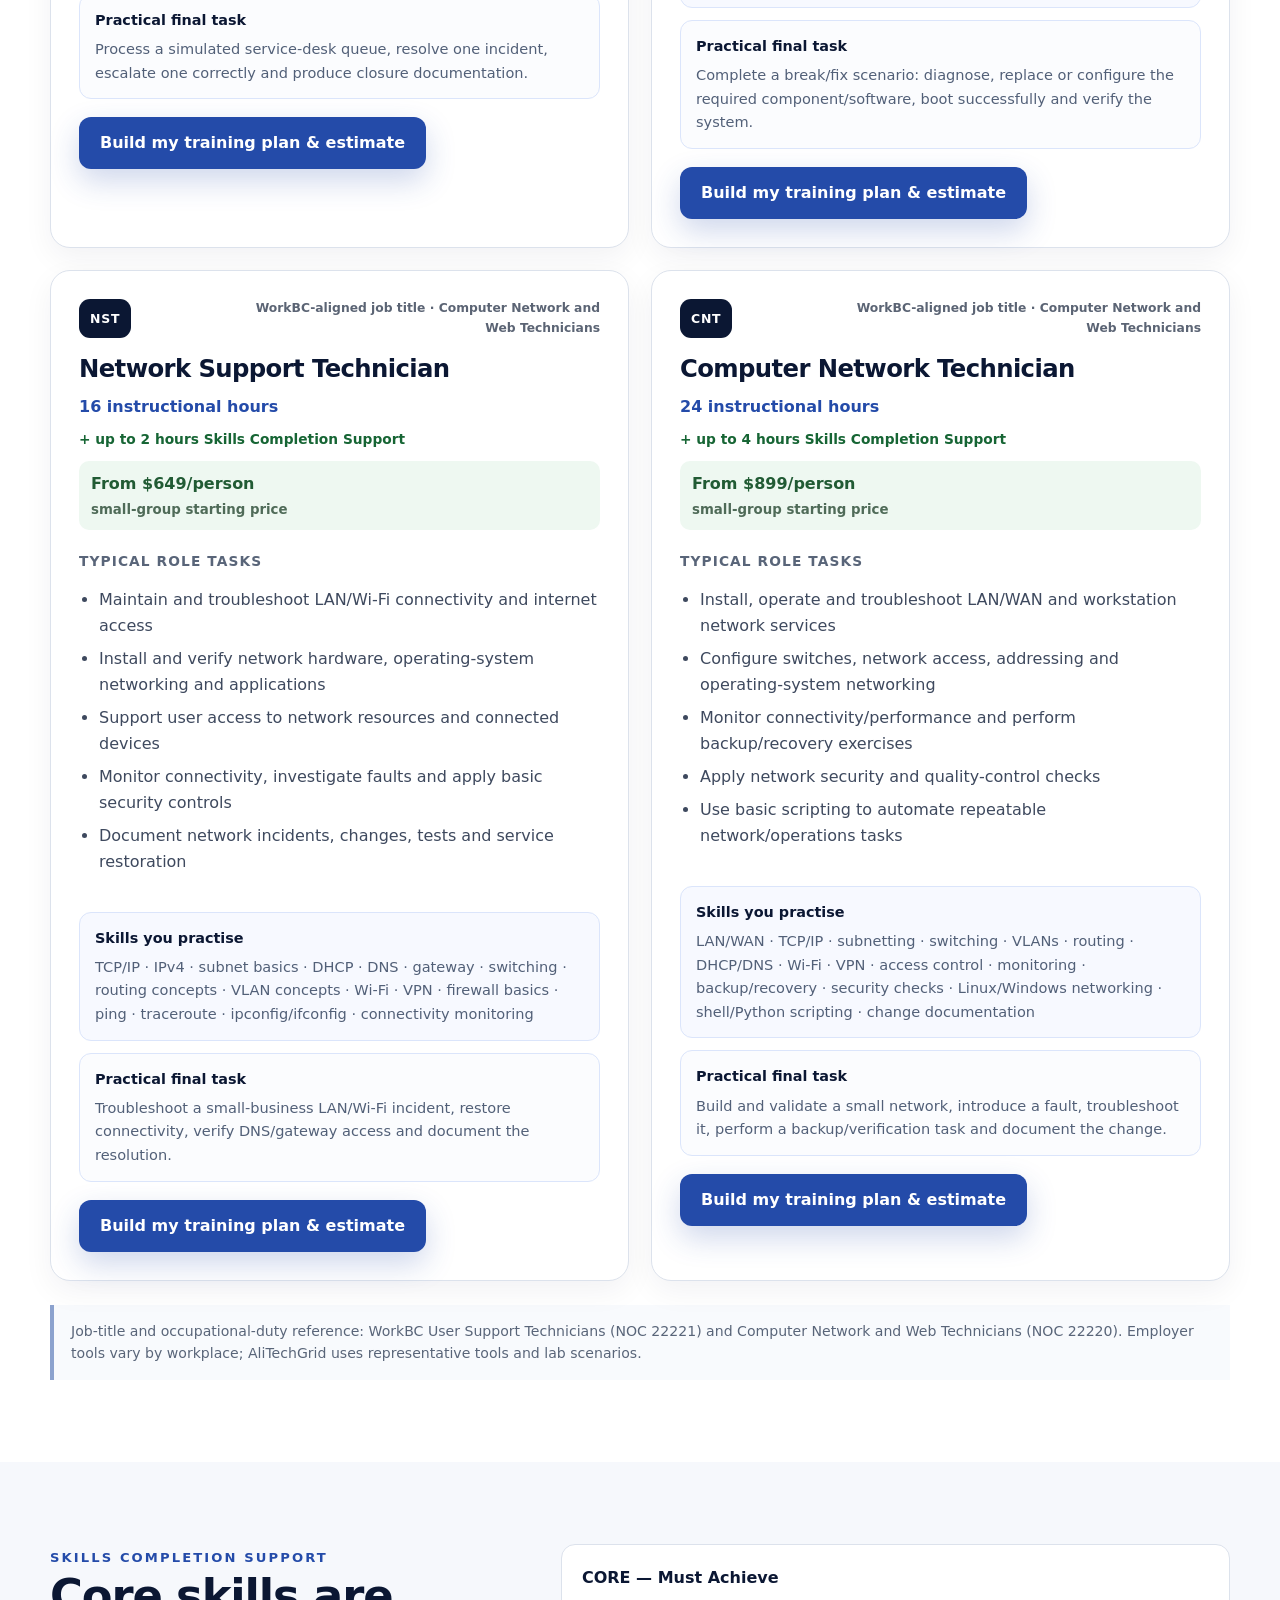
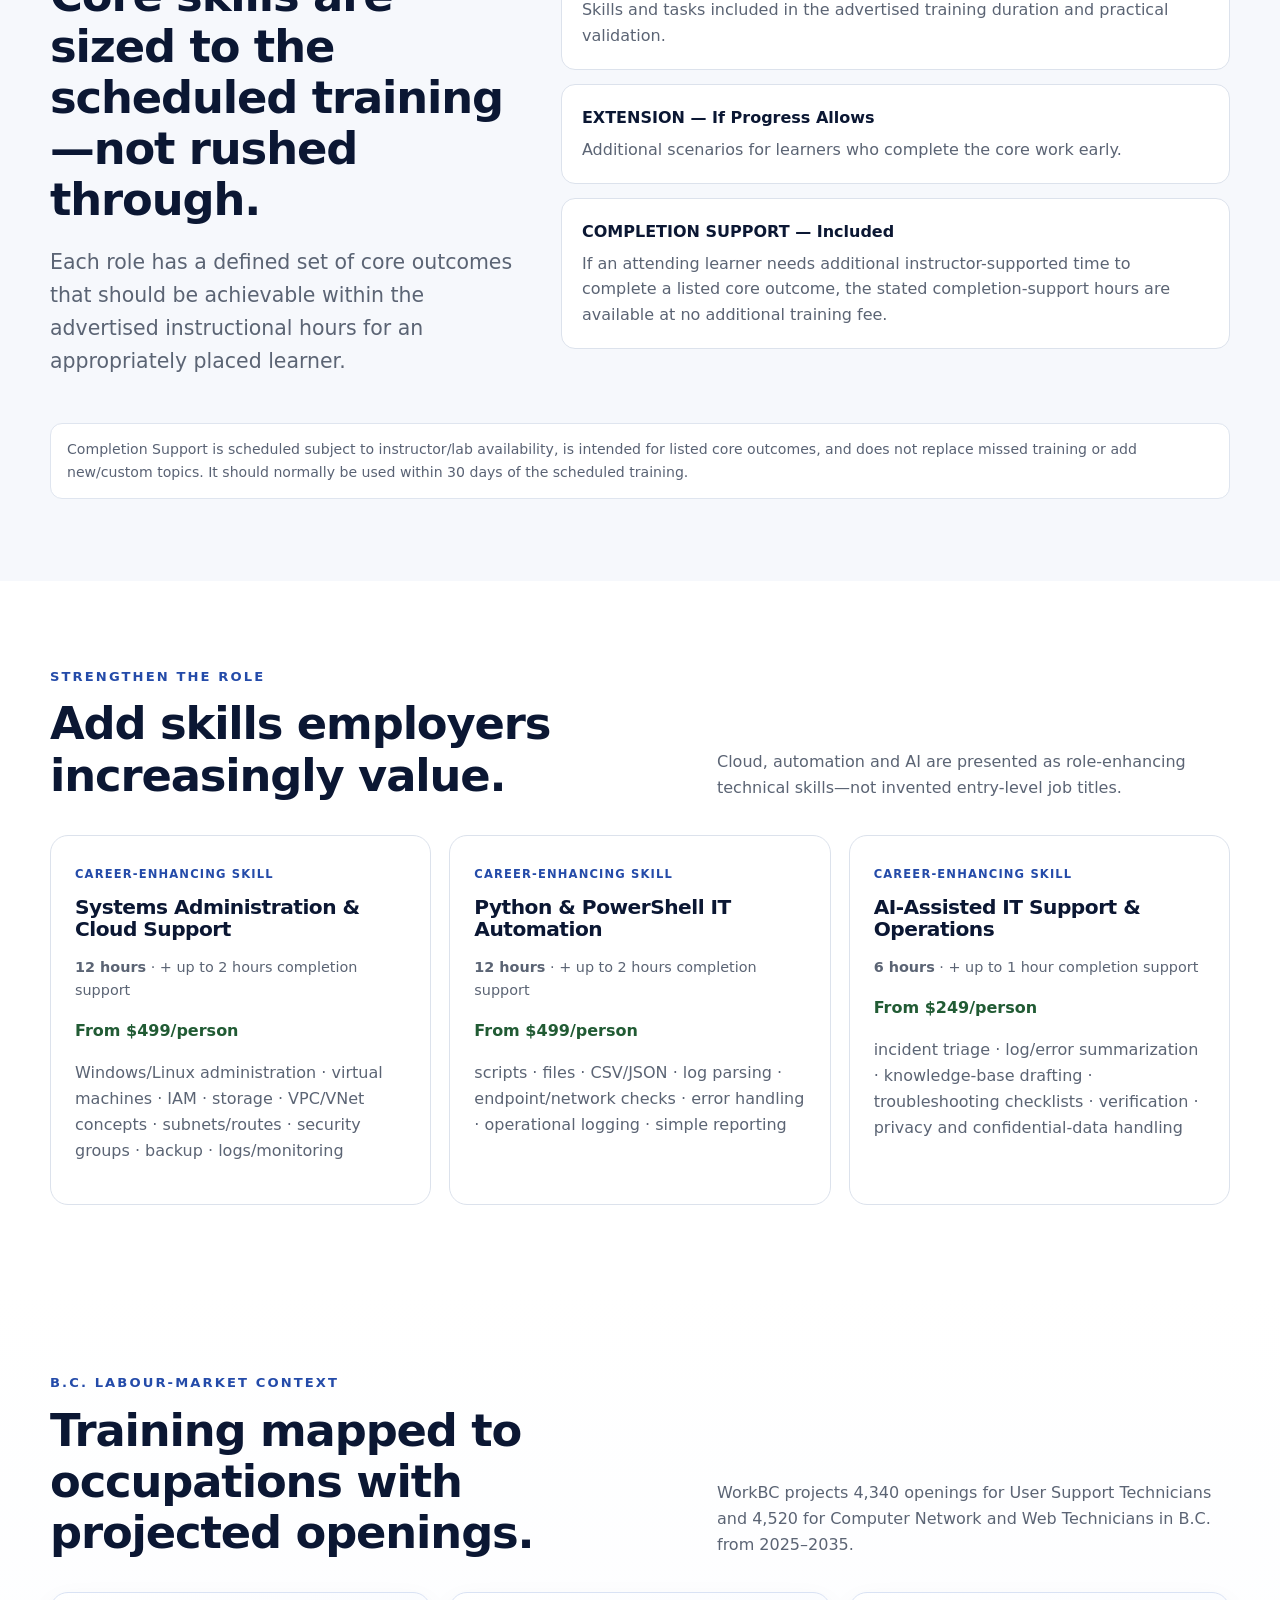
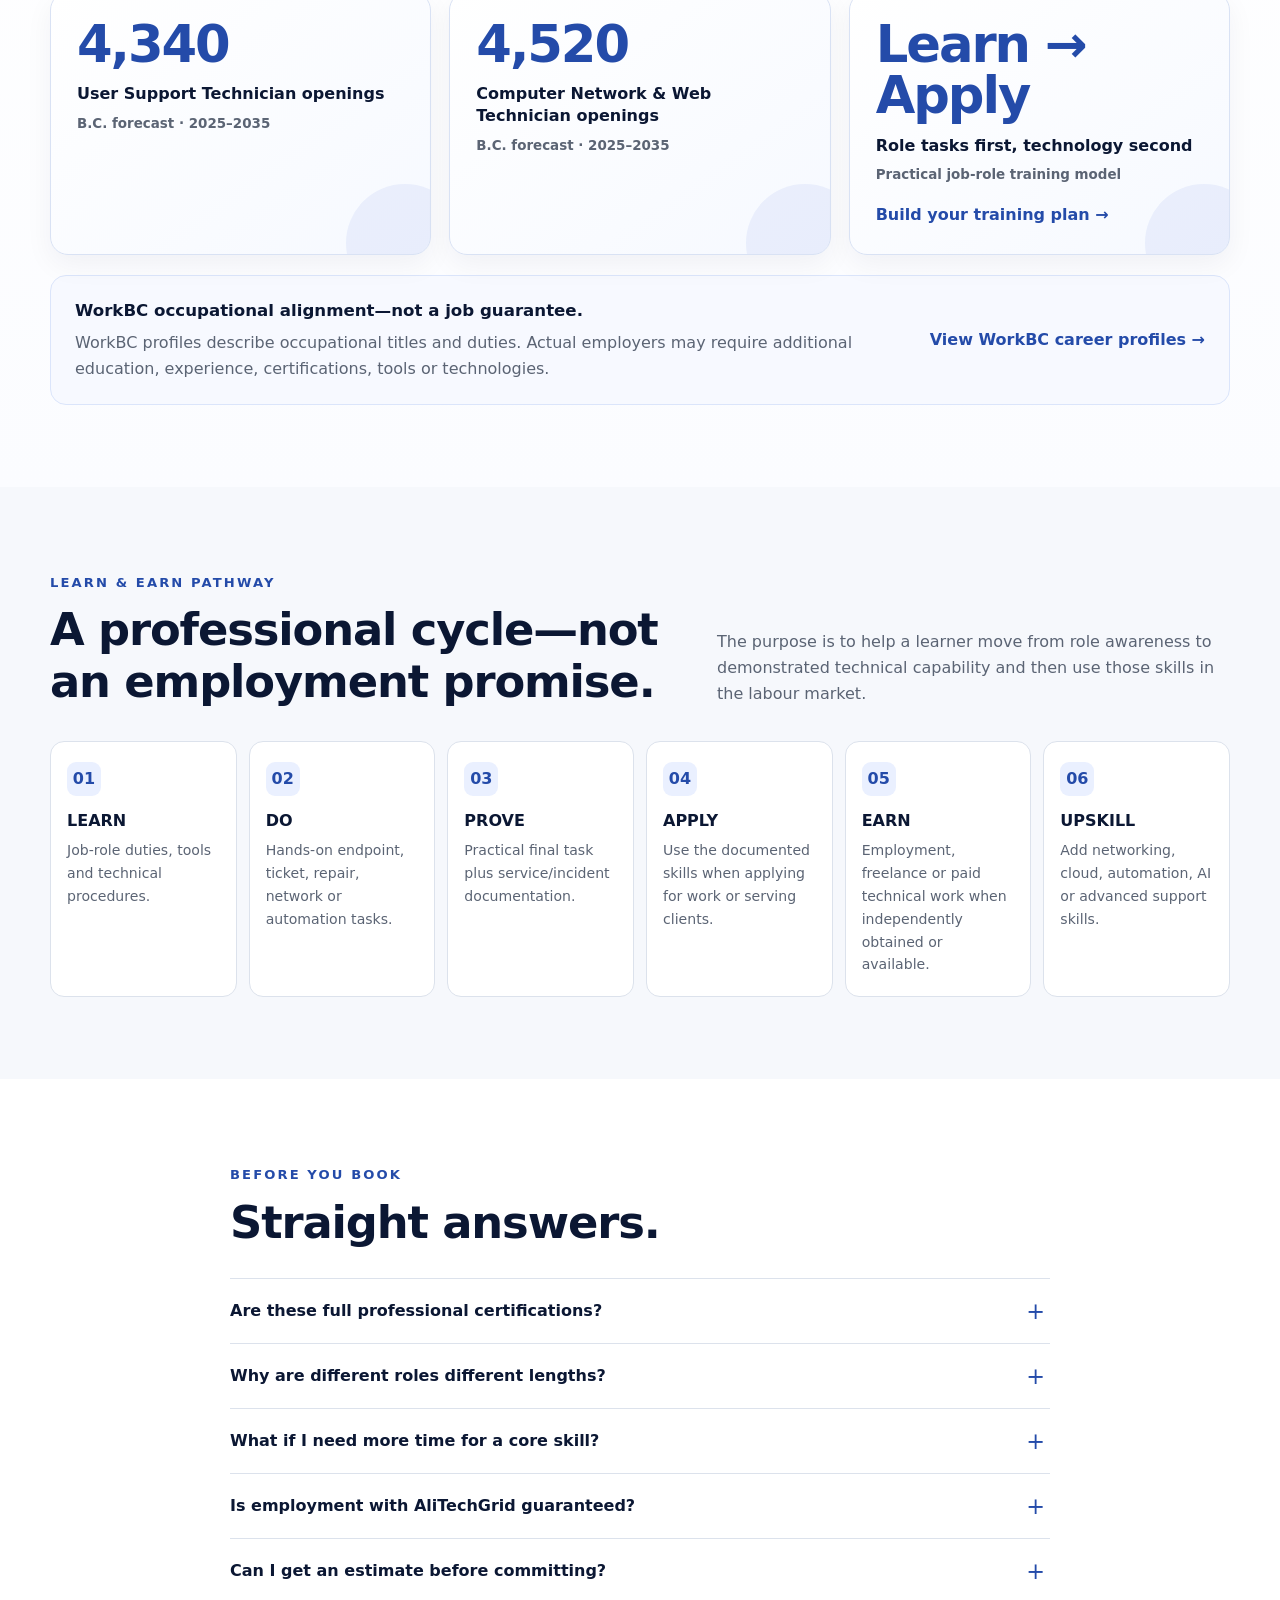
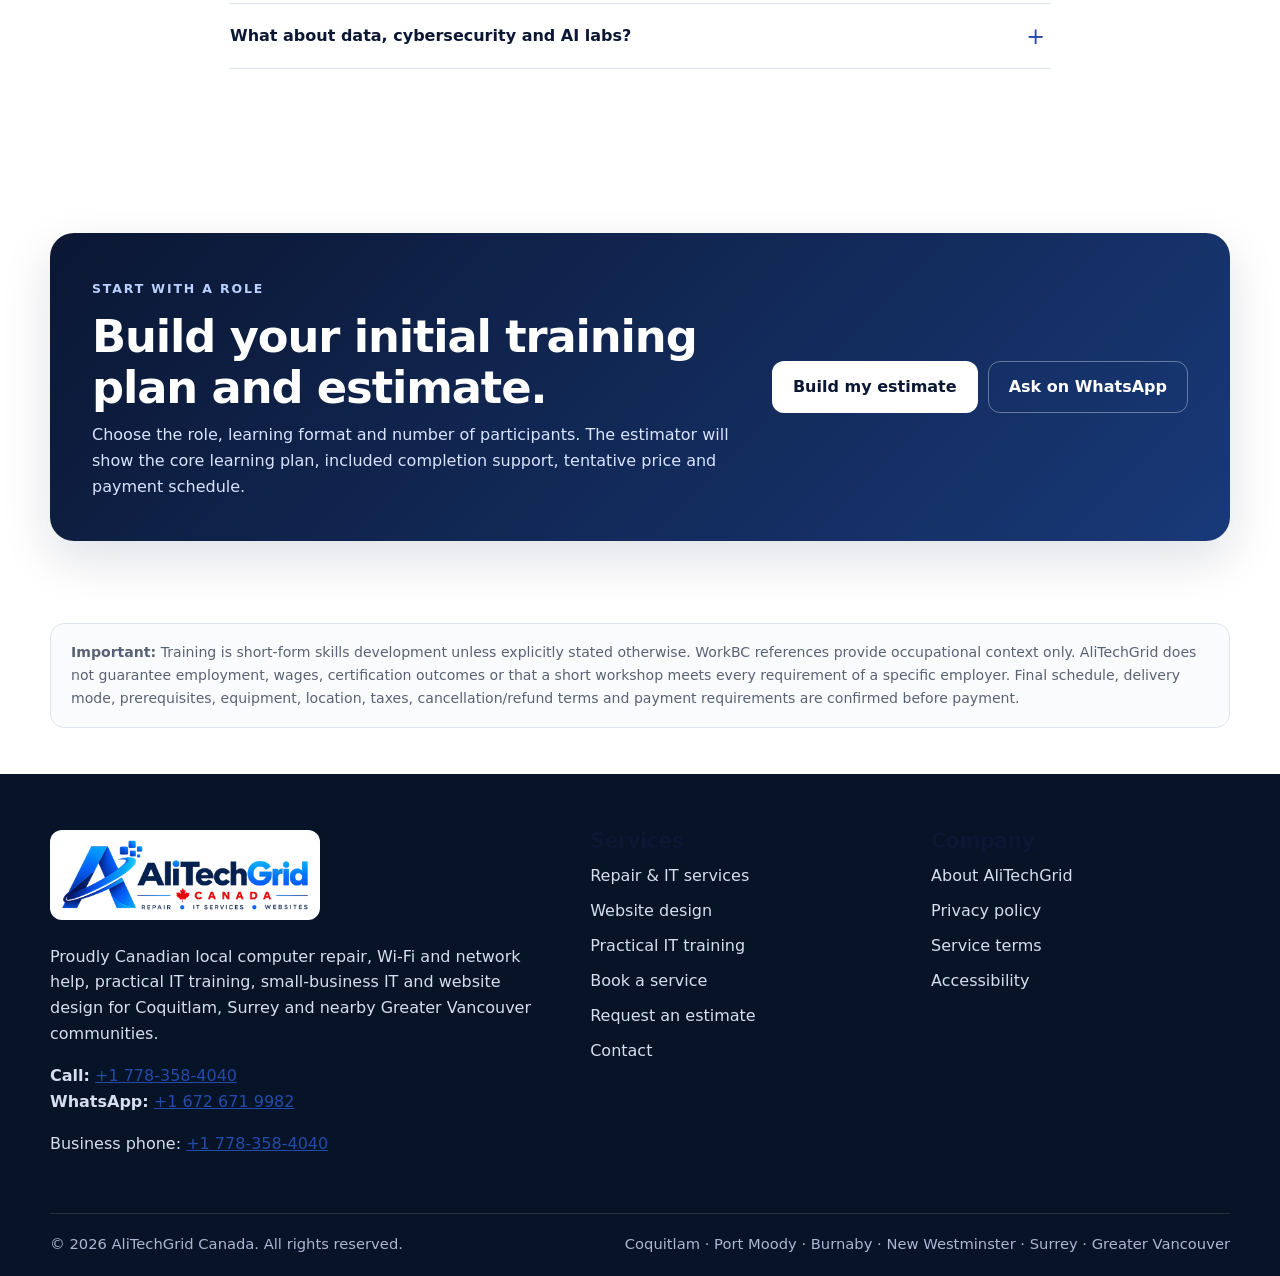
<file: training.html>
<!doctype html>
<html lang="en-CA">

<head>
  <script async src="https://www.googletagmanager.com/gtag/js?id=G-6F9X2CTQ1C"></script>
  <script>window.dataLayer=window.dataLayer||[];function gtag(){dataLayer.push(arguments)}gtag('js',new Date());gtag('config','G-6F9X2CTQ1C');</script>
  <meta charset="utf-8">
  <meta name="viewport" content="width=device-width,initial-scale=1">
  <title>B.C. Job-Role IT Training | AliTechGrid Canada</title>
  <meta name="description" content="Hands-on training aligned to recognized B.C. technical job roles including Desktop Support Analyst, Help Desk Technician, Service Desk Analyst, Computer Technician, Network Support Technician and Computer Network Technician.">
  <link rel="canonical" href="https://alitechgrid.ca/training.html">
  <meta name="robots" content="index, follow">
  <meta name="theme-color" content="#071327">
  <link rel="icon" href="assets/img/favicon.svg" type="image/svg+xml">
  <link rel="stylesheet" href="assets/css/styles.css">
  <link rel="stylesheet" href="assets/css/training.css">
  <style id="atg-v727-training-card-polish">
    .training-market-card-link {
      display: flex;
      flex-direction: column;
      min-height: 178px;
      color: inherit;
      text-decoration: none;
      cursor: pointer;
      transition: transform .18s ease, box-shadow .18s ease, border-color .18s ease;
    }
    .training-market-card-link:hover {
      transform: translateY(-2px);
      border-color: #c7d4ee;
      box-shadow: 0 16px 36px rgba(11,23,51,.10);
    }
    .training-market-card-link:focus-visible {
      outline: 3px solid #3157d7;
      outline-offset: 3px;
    }
    .training-market-cta {
      position: relative;
      z-index: 1;
      display: inline-flex;
      margin-top: auto;
      padding-top: 16px;
      color: var(--blue-700);
      font-weight: 850;
    }
  </style>
</head>

<body class="training-page">
<a class="skip-link" href="#main">Skip to main content</a>
<header class="site-header">
<div class="header-inner">
<a aria-label="AliTechGrid Canada home" class="brand" href="index.html">
<img alt="AliTechGrid Canada" src="assets/img/alitechgrid-canada-compact.png"/>
</a>
<button aria-controls="main-nav" aria-expanded="false" class="menu-button" data-menu-button="" type="button">Menu</button>
<nav aria-label="Primary navigation" class="main-nav" data-main-nav="" id="main-nav">
<a href="index.html">Home</a>
<a href="services.html">Repair &amp; IT Services</a>
<a href="websites.html">Websites</a>
<a aria-current="page" href="training.html">Training</a>
<a href="book.html">Book Service</a>
<a href="estimate.html">Estimate</a>
<a href="contact.html">Contact</a>
</nav>
<a class="button button-primary header-book" href="book.html">Book service</a>
</div>
</header>

<main id="main">
<section class="training-hero v7-hero">
  <div class="container training-hero-grid">
    <div class="training-hero-copy">
      <span class="training-kicker">B.C.-ALIGNED JOB-ROLE TRAINING · HANDS-ON · ON-DEMAND</span>
      <h1>Train for the work employers assign.</h1>
      <p class="training-hero-lead">Choose a recognized B.C. technical job role, practise its core duties, troubleshoot realistic incidents and demonstrate the skills used to perform the work.</p>
      <div class="training-tags" aria-label="Training areas">
        <span>Desktop Support Analyst</span><span>Help Desk Technician</span><span>Service Desk Analyst</span>
        <span>Computer Technician</span><span>Network Support Technician</span><span>Computer Network Technician</span>
      </div>
      <div class="training-hero-actions">
        <a class="button button-primary" href="#roles">Choose a job role</a>
        <a class="button button-secondary" href="training-estimate.html">Build training estimate</a>
      </div>
      <p class="training-availability">Live online across Canada · international training by arrangement · private, small-group and business-team options</p>
    </div>
    <aside class="training-promise" aria-label="Learn and earn pathway">
      <span class="training-promise-label">LEARN → DEMONSTRATE → APPLY → EARN</span>
      <h2>Build skills around real work.</h2>
      <ol class="training-promise-list">
        <li><strong>Choose the role</strong><span>Start with a recognizable B.C. job title and its actual occupational duties.</span></li>
        <li><strong>Learn the core tasks</strong><span>Configure, install, support, troubleshoot and document in guided labs.</span></li>
        <li><strong>Demonstrate the skill</strong><span>Complete practical ticket, incident, repair or network scenarios.</span></li>
        <li><strong>Apply the skill</strong><span>Use your verified skills when applying for employment, freelance or other paid technical work.</span></li>
      </ol>
      <p class="training-promise-note">AliTechGrid training does not guarantee employment. When suitable business needs arise, selected participants may be invited to apply for limited paid junior technical work. Training and employment are separate.</p>
    </aside>
  </div>
</section>

<section class="training-trust" aria-label="Training standard">
  <div class="container training-trust-grid">
    <div><strong>Real job-role titles</strong><span>Aligned to WorkBC occupational families</span></div>
    <div><strong>Core skills sized to time</strong><span>No oversized skill list forced into a short workshop</span></div>
    <div><strong>Practical validation</strong><span>Tasks, incidents, troubleshooting and documentation</span></div>
    <div><strong>Completion support included</strong><span>Extra scheduled time for listed core outcomes when needed</span></div>
  </div>
</section>

<section class="section role-training" id="roles">
  <div class="container">
    <div class="training-section-heading">
      <div><span class="eyebrow">Choose the B.C. job role</span><h2>Learn the duties. Practise the tools. Prove the skill.</h2></div>
      <p>These training pathways use recognized job titles from WorkBC occupational profiles. AliTechGrid converts the occupational duties into achievable practical labs and technician workflows.</p>
    </div>
    <div class="role-grid">
      
      <article class="role-card" id="desktop-support">
        <div class="role-card-top">
          <span class="role-code">DSA</span>
          <span class="role-family">WorkBC-aligned job title · User Support Technicians</span>
        </div>
        <h3>Desktop Support Analyst</h3>
        <div class="role-duration"><strong>16 instructional hours</strong><span>+ up to 2 hours Skills Completion Support</span></div>
        <div class="role-price">From $649/person <small>small-group starting price</small></div>
        <h4>Typical role tasks</h4>
        <ul><li>Set up and configure desktop/laptop endpoints for employee use</li><li>Diagnose Windows/Linux, application, hardware and connectivity incidents</li><li>Install operating systems, drivers, applications, patches and updates</li><li>Support user accounts, peripherals, Wi-Fi/VPN and common business applications</li><li>Document the problem, corrective action, testing and final resolution</li></ul>
        <div class="role-skills"><strong>Skills you practise</strong><p>Windows · Linux · BIOS/UEFI · RAM/SSD · drivers · patching · user profiles · Microsoft 365 scenarios · TCP/IP · DHCP/DNS checks · Wi-Fi/VPN · remote support · ticket documentation</p></div>
        <div class="role-final"><strong>Practical final task</strong><p>Receive a simulated desktop-support ticket, diagnose the fault, configure or repair the endpoint, validate service and document closure.</p></div>
        <a class="button button-primary role-estimate" href="training-estimate.html?role=desktop-support">Build my training plan &amp; estimate</a>
      </article>
    
      <article class="role-card" id="help-desk">
        <div class="role-card-top">
          <span class="role-code">HDT</span>
          <span class="role-family">WorkBC-aligned job title · User Support Technicians</span>
        </div>
        <h3>Help Desk Technician</h3>
        <div class="role-duration"><strong>8 instructional hours</strong><span>+ up to 2 hours Skills Completion Support</span></div>
        <div class="role-price">From $349/person <small>small-group starting price</small></div>
        <h4>Typical role tasks</h4>
        <ul><li>Receive and clarify user incidents and service requests</li><li>Research solutions using documentation and knowledge-base information</li><li>Troubleshoot accounts, applications, devices and basic network connectivity</li><li>Guide users through corrective steps and escalate unresolved incidents</li><li>Maintain accurate ticket notes and problem/solution records</li></ul>
        <div class="role-skills"><strong>Skills you practise</strong><p>ticket intake · incident triage · password/account support · Windows/application support · ping · ipconfig · DNS checks · remote support · escalation · customer communication · knowledge-base use · ticket closure</p></div>
        <div class="role-final"><strong>Practical final task</strong><p>Handle a simulated user call from intake through troubleshooting, escalation decision, user communication and ticket closure.</p></div>
        <a class="button button-primary role-estimate" href="training-estimate.html?role=help-desk">Build my training plan &amp; estimate</a>
      </article>
    
      <article class="role-card" id="service-desk">
        <div class="role-card-top">
          <span class="role-code">SDA</span>
          <span class="role-family">WorkBC-aligned job title · User Support Technicians</span>
        </div>
        <h3>Service Desk Analyst</h3>
        <div class="role-duration"><strong>8 instructional hours</strong><span>+ up to 2 hours Skills Completion Support</span></div>
        <div class="role-price">From $349/person <small>small-group starting price</small></div>
        <h4>Typical role tasks</h4>
        <ul><li>Classify incidents versus service requests and establish priority</li><li>Communicate clearly with users throughout the support lifecycle</li><li>Perform remote diagnostics and first-line technical resolution</li><li>Escalate with complete technical evidence when another team is required</li><li>Create reusable knowledge-base and service-restoration documentation</li></ul>
        <div class="role-skills"><strong>Skills you practise</strong><p>incident/request workflow · prioritization · SLA awareness · remote diagnostics · account/access support · endpoint checks · basic TCP/IP · escalation notes · knowledge-base writing · service validation</p></div>
        <div class="role-final"><strong>Practical final task</strong><p>Process a simulated service-desk queue, resolve one incident, escalate one correctly and produce closure documentation.</p></div>
        <a class="button button-primary role-estimate" href="training-estimate.html?role=service-desk">Build my training plan &amp; estimate</a>
      </article>
    
      <article class="role-card" id="computer-technician">
        <div class="role-card-top">
          <span class="role-code">CT</span>
          <span class="role-family">WorkBC-aligned job title · User Support Technicians</span>
        </div>
        <h3>Computer Technician</h3>
        <div class="role-duration"><strong>16 instructional hours</strong><span>+ up to 2 hours Skills Completion Support</span></div>
        <div class="role-price">From $649/person <small>small-group starting price</small></div>
        <h4>Typical role tasks</h4>
        <ul><li>Inspect, disassemble and reassemble common PC/laptop hardware safely</li><li>Diagnose startup, storage, memory, thermal and peripheral problems</li><li>Install or upgrade RAM, SSD/storage and supported components</li><li>Install Windows/Linux, drivers, updates and essential system tools</li><li>Perform post-repair testing and record completed technical work</li></ul>
        <div class="role-skills"><strong>Skills you practise</strong><p>PC/laptop hardware · ESD/safe handling · RAM/SSD · storage health · BIOS/UEFI · boot media · Windows/Linux installation · drivers · patching · hardware diagnostics · backup considerations · functional testing</p></div>
        <div class="role-final"><strong>Practical final task</strong><p>Complete a break/fix scenario: diagnose, replace or configure the required component/software, boot successfully and verify the system.</p></div>
        <a class="button button-primary role-estimate" href="training-estimate.html?role=computer-technician">Build my training plan &amp; estimate</a>
      </article>
    
      <article class="role-card" id="network-support">
        <div class="role-card-top">
          <span class="role-code">NST</span>
          <span class="role-family">WorkBC-aligned job title · Computer Network and Web Technicians</span>
        </div>
        <h3>Network Support Technician</h3>
        <div class="role-duration"><strong>16 instructional hours</strong><span>+ up to 2 hours Skills Completion Support</span></div>
        <div class="role-price">From $649/person <small>small-group starting price</small></div>
        <h4>Typical role tasks</h4>
        <ul><li>Maintain and troubleshoot LAN/Wi-Fi connectivity and internet access</li><li>Install and verify network hardware, operating-system networking and applications</li><li>Support user access to network resources and connected devices</li><li>Monitor connectivity, investigate faults and apply basic security controls</li><li>Document network incidents, changes, tests and service restoration</li></ul>
        <div class="role-skills"><strong>Skills you practise</strong><p>TCP/IP · IPv4 · subnet basics · DHCP · DNS · gateway · switching · routing concepts · VLAN concepts · Wi-Fi · VPN · firewall basics · ping · traceroute · ipconfig/ifconfig · connectivity monitoring</p></div>
        <div class="role-final"><strong>Practical final task</strong><p>Troubleshoot a small-business LAN/Wi-Fi incident, restore connectivity, verify DNS/gateway access and document the resolution.</p></div>
        <a class="button button-primary role-estimate" href="training-estimate.html?role=network-support">Build my training plan &amp; estimate</a>
      </article>
    
      <article class="role-card" id="computer-network">
        <div class="role-card-top">
          <span class="role-code">CNT</span>
          <span class="role-family">WorkBC-aligned job title · Computer Network and Web Technicians</span>
        </div>
        <h3>Computer Network Technician</h3>
        <div class="role-duration"><strong>24 instructional hours</strong><span>+ up to 4 hours Skills Completion Support</span></div>
        <div class="role-price">From $899/person <small>small-group starting price</small></div>
        <h4>Typical role tasks</h4>
        <ul><li>Install, operate and troubleshoot LAN/WAN and workstation network services</li><li>Configure switches, network access, addressing and operating-system networking</li><li>Monitor connectivity/performance and perform backup/recovery exercises</li><li>Apply network security and quality-control checks</li><li>Use basic scripting to automate repeatable network/operations tasks</li></ul>
        <div class="role-skills"><strong>Skills you practise</strong><p>LAN/WAN · TCP/IP · subnetting · switching · VLANs · routing · DHCP/DNS · Wi-Fi · VPN · access control · monitoring · backup/recovery · security checks · Linux/Windows networking · shell/Python scripting · change documentation</p></div>
        <div class="role-final"><strong>Practical final task</strong><p>Build and validate a small network, introduce a fault, troubleshoot it, perform a backup/verification task and document the change.</p></div>
        <a class="button button-primary role-estimate" href="training-estimate.html?role=computer-network">Build my training plan &amp; estimate</a>
      </article>
    
    </div>
    <p class="source-note">Job-title and occupational-duty reference: WorkBC User Support Technicians (NOC 22221) and Computer Network and Web Technicians (NOC 22220). Employer tools vary by workplace; AliTechGrid uses representative tools and lab scenarios.</p>
  </div>
</section>

<section class="section surface-alt completion-standard">
  <div class="container completion-grid">
    <div>
      <span class="eyebrow">Skills Completion Support</span>
      <h2>Core skills are sized to the scheduled training—not rushed through.</h2>
      <p class="lead">Each role has a defined set of core outcomes that should be achievable within the advertised instructional hours for an appropriately placed learner.</p>
    </div>
    <div class="completion-rules">
      <article><strong>CORE — Must Achieve</strong><p>Skills and tasks included in the advertised training duration and practical validation.</p></article>
      <article><strong>EXTENSION — If Progress Allows</strong><p>Additional scenarios for learners who complete the core work early.</p></article>
      <article><strong>COMPLETION SUPPORT — Included</strong><p>If an attending learner needs additional instructor-supported time to complete a listed core outcome, the stated completion-support hours are available at no additional training fee.</p></article>
    </div>
  </div>
  <div class="container"><p class="completion-note">Completion Support is scheduled subject to instructor/lab availability, is intended for listed core outcomes, and does not replace missed training or add new/custom topics. It should normally be used within 30 days of the scheduled training.</p></div>
</section>

<section class="section career-addons">
  <div class="container">
    <div class="training-section-heading">
      <div><span class="eyebrow">Strengthen the role</span><h2>Add skills employers increasingly value.</h2></div>
      <p>Cloud, automation and AI are presented as role-enhancing technical skills—not invented entry-level job titles.</p>
    </div>
    <div class="addon-grid">
    <article class="addon-card">
      <span class="addon-label">CAREER-ENHANCING SKILL</span>
      <h3>Systems Administration &amp; Cloud Support</h3>
      <p class="addon-hours"><strong>12 hours</strong> · + up to 2 hours completion support</p>
      <p class="addon-price">From $499/person</p>
      <p>Windows/Linux administration · virtual machines · IAM · storage · VPC/VNet concepts · subnets/routes · security groups · backup · logs/monitoring</p>
    </article>

    <article class="addon-card">
      <span class="addon-label">CAREER-ENHANCING SKILL</span>
      <h3>Python &amp; PowerShell IT Automation</h3>
      <p class="addon-hours"><strong>12 hours</strong> · + up to 2 hours completion support</p>
      <p class="addon-price">From $499/person</p>
      <p>scripts · files · CSV/JSON · log parsing · endpoint/network checks · error handling · operational logging · simple reporting</p>
    </article>

    <article class="addon-card">
      <span class="addon-label">CAREER-ENHANCING SKILL</span>
      <h3>AI-Assisted IT Support &amp; Operations</h3>
      <p class="addon-hours"><strong>6 hours</strong> · + up to 1 hour completion support</p>
      <p class="addon-price">From $249/person</p>
      <p>incident triage · log/error summarization · knowledge-base drafting · troubleshooting checklists · verification · privacy and confidential-data handling</p>
    </article>
</div>
  </div>
</section>

<section class="section training-bc-market" id="bc-opportunities">
  <div class="container">
    <div class="training-section-heading">
      <div><span class="eyebrow">B.C. labour-market context</span><h2>Training mapped to occupations with projected openings.</h2></div>
      <p>WorkBC projects 4,340 openings for User Support Technicians and 4,520 for Computer Network and Web Technicians in B.C. from 2025–2035.</p>
    </div>
    <div class="training-market-grid">
      <article class="training-market-card"><strong class="training-market-number">4,340</strong><span class="training-market-title">User Support Technician openings</span><span class="training-market-period">B.C. forecast · 2025–2035</span></article>
      <article class="training-market-card"><strong class="training-market-number">4,520</strong><span class="training-market-title">Computer Network &amp; Web Technician openings</span><span class="training-market-period">B.C. forecast · 2025–2035</span></article>
      <a class="training-market-card training-market-card-link" href="training-estimate.html" aria-label="Build your AliTechGrid job-role training plan and estimate">
        <strong class="training-market-number">Learn → Apply</strong>
        <span class="training-market-title">Role tasks first, technology second</span>
        <span class="training-market-period">Practical job-role training model</span>
        <span class="training-market-cta">Build your training plan →</span>
      </a>
    </div>
    <div class="training-market-message"><div><strong>WorkBC occupational alignment—not a job guarantee.</strong><p>WorkBC profiles describe occupational titles and duties. Actual employers may require additional education, experience, certifications, tools or technologies.</p></div><a class="training-source-link" href="https://www.workbc.ca/plan-career/career-profiles/search" target="_blank" rel="noopener noreferrer">View WorkBC career profiles →</a></div>
  </div>
</section>

<section class="section surface-alt learn-earn">
  <div class="container">
    <div class="training-section-heading">
      <div><span class="eyebrow">Learn &amp; Earn pathway</span><h2>A professional cycle—not an employment promise.</h2></div>
      <p>The purpose is to help a learner move from role awareness to demonstrated technical capability and then use those skills in the labour market.</p>
    </div>
    <div class="cycle-grid">
      <article><span>01</span><strong>LEARN</strong><p>Job-role duties, tools and technical procedures.</p></article>
      <article><span>02</span><strong>DO</strong><p>Hands-on endpoint, ticket, repair, network or automation tasks.</p></article>
      <article><span>03</span><strong>PROVE</strong><p>Practical final task plus service/incident documentation.</p></article>
      <article><span>04</span><strong>APPLY</strong><p>Use the documented skills when applying for work or serving clients.</p></article>
      <article><span>05</span><strong>EARN</strong><p>Employment, freelance or paid technical work when independently obtained or available.</p></article>
      <article><span>06</span><strong>UPSKILL</strong><p>Add networking, cloud, automation, AI or advanced support skills.</p></article>
    </div>
  </div>
</section>

<section class="section training-faq" id="faq">
  <div class="container narrow">
    <span class="eyebrow">Before you book</span><h2>Straight answers.</h2>
    <div class="training-faq-list">
      <details><summary>Are these full professional certifications?</summary><p>No. AliTechGrid offers short-form, practical skills training and an AliTechGrid Certificate of Completion where eligible. It is not a vendor certification, licence or post-secondary credential.</p></details>
      <details><summary>Why are different roles different lengths?</summary><p>The advertised hours are based on the size of the core practical skill set. A help-desk pathway can be narrower than a computer-network-technician pathway, so they should not be forced into the same duration.</p></details>
      <details><summary>What if I need more time for a core skill?</summary><p>Eligible role pathways include the stated complimentary Skills Completion Support for listed core outcomes, subject to the published conditions and scheduling availability.</p></details>
      <details><summary>Is employment with AliTechGrid guaranteed?</summary><p>No. Training and employment are separate. Selected participants may occasionally be invited to apply for limited paid junior technical work when suitable business needs arise, but no placement, hours or employment is guaranteed.</p></details>
      <details><summary>Can I get an estimate before committing?</summary><p>Yes. Use the Training Plan &amp; Estimate tool to select a role, format and participant count. It generates a tentative learning plan, estimated fee and payment schedule before final confirmation.</p></details>
      <details><summary>What about data, cybersecurity and AI labs?</summary><p>Labs use authorized training, synthetic, public or otherwise approved data and environments. Do not enter confidential customer, employer or personal information into external tools unless specifically authorized.</p></details>
    </div>
  </div>
</section>

<section class="section">
  <div class="container">
    <div class="training-cta">
      <div><span class="training-cta-kicker">START WITH A ROLE</span><h2>Build your initial training plan and estimate.</h2><p>Choose the role, learning format and number of participants. The estimator will show the core learning plan, included completion support, tentative price and payment schedule.</p></div>
      <div class="training-cta-actions"><a class="button training-button-light" href="training-estimate.html">Build my estimate</a><a class="button training-button-outline" href="https://wa.me/16726719982?text=Hello%20AliTechGrid%20Canada.%20I%20would%20like%20help%20choosing%20a%20job-role%20training%20path." target="_blank" rel="noopener noreferrer">Ask on WhatsApp</a></div>
    </div>
  </div>
</section>

<section class="training-disclosure"><div class="container"><p><strong>Important:</strong> Training is short-form skills development unless explicitly stated otherwise. WorkBC references provide occupational context only. AliTechGrid does not guarantee employment, wages, certification outcomes or that a short workshop meets every requirement of a specific employer. Final schedule, delivery mode, prerequisites, equipment, location, taxes, cancellation/refund terms and payment requirements are confirmed before payment.</p></div></section>
</main>

<footer class="site-footer">
<div class="container">
<div class="footer-grid">
<div>
<img alt="AliTechGrid Canada" class="footer-logo" src="assets/img/alitechgrid-canada-logo.png"/>
<p>Proudly Canadian local computer repair, Wi-Fi and network help, practical IT training, small-business IT and website design for Coquitlam, Surrey and nearby Greater Vancouver communities.</p>
<p><strong>Call:</strong> <a href="tel:+17783584040">+1 778-358-4040</a><br/>
<strong>WhatsApp:</strong> <a href="https://wa.me/16726719982">+1 672 671 9982</a></p>
</div>
<div>
<h3>Services</h3>
<ul class="footer-links">
<li><a href="services.html">Repair &amp; IT services</a></li>
<li><a href="websites.html">Website design</a></li>
<li><a href="training.html">Practical IT training</a></li>
<li><a href="book.html">Book a service</a></li>
<li><a href="estimate.html">Request an estimate</a></li>
<li><a href="contact.html">Contact</a></li>
</ul>
</div>
<div>
<h3>Company</h3>
<ul class="footer-links">
<li><a href="about.html">About AliTechGrid</a></li>
<li><a href="privacy.html">Privacy policy</a></li>
<li><a href="terms.html">Service terms</a></li>
<li><a href="accessibility.html">Accessibility</a></li>
</ul>
</div>
</div>
<div class="footer-bottom">
<span>© <span data-current-year=""></span> AliTechGrid Canada. All rights reserved.</span>
<span>Coquitlam · Port Moody · Burnaby · New Westminster · Surrey · Greater Vancouver</span>
</div>
</div>
</footer>

<script async="" src="https://www.googletagmanager.com/gtag/js?id=G-6F9X2CTQ1C"></script>
<script src="assets/js/main.js"></script>
</body>
</html>
</file>
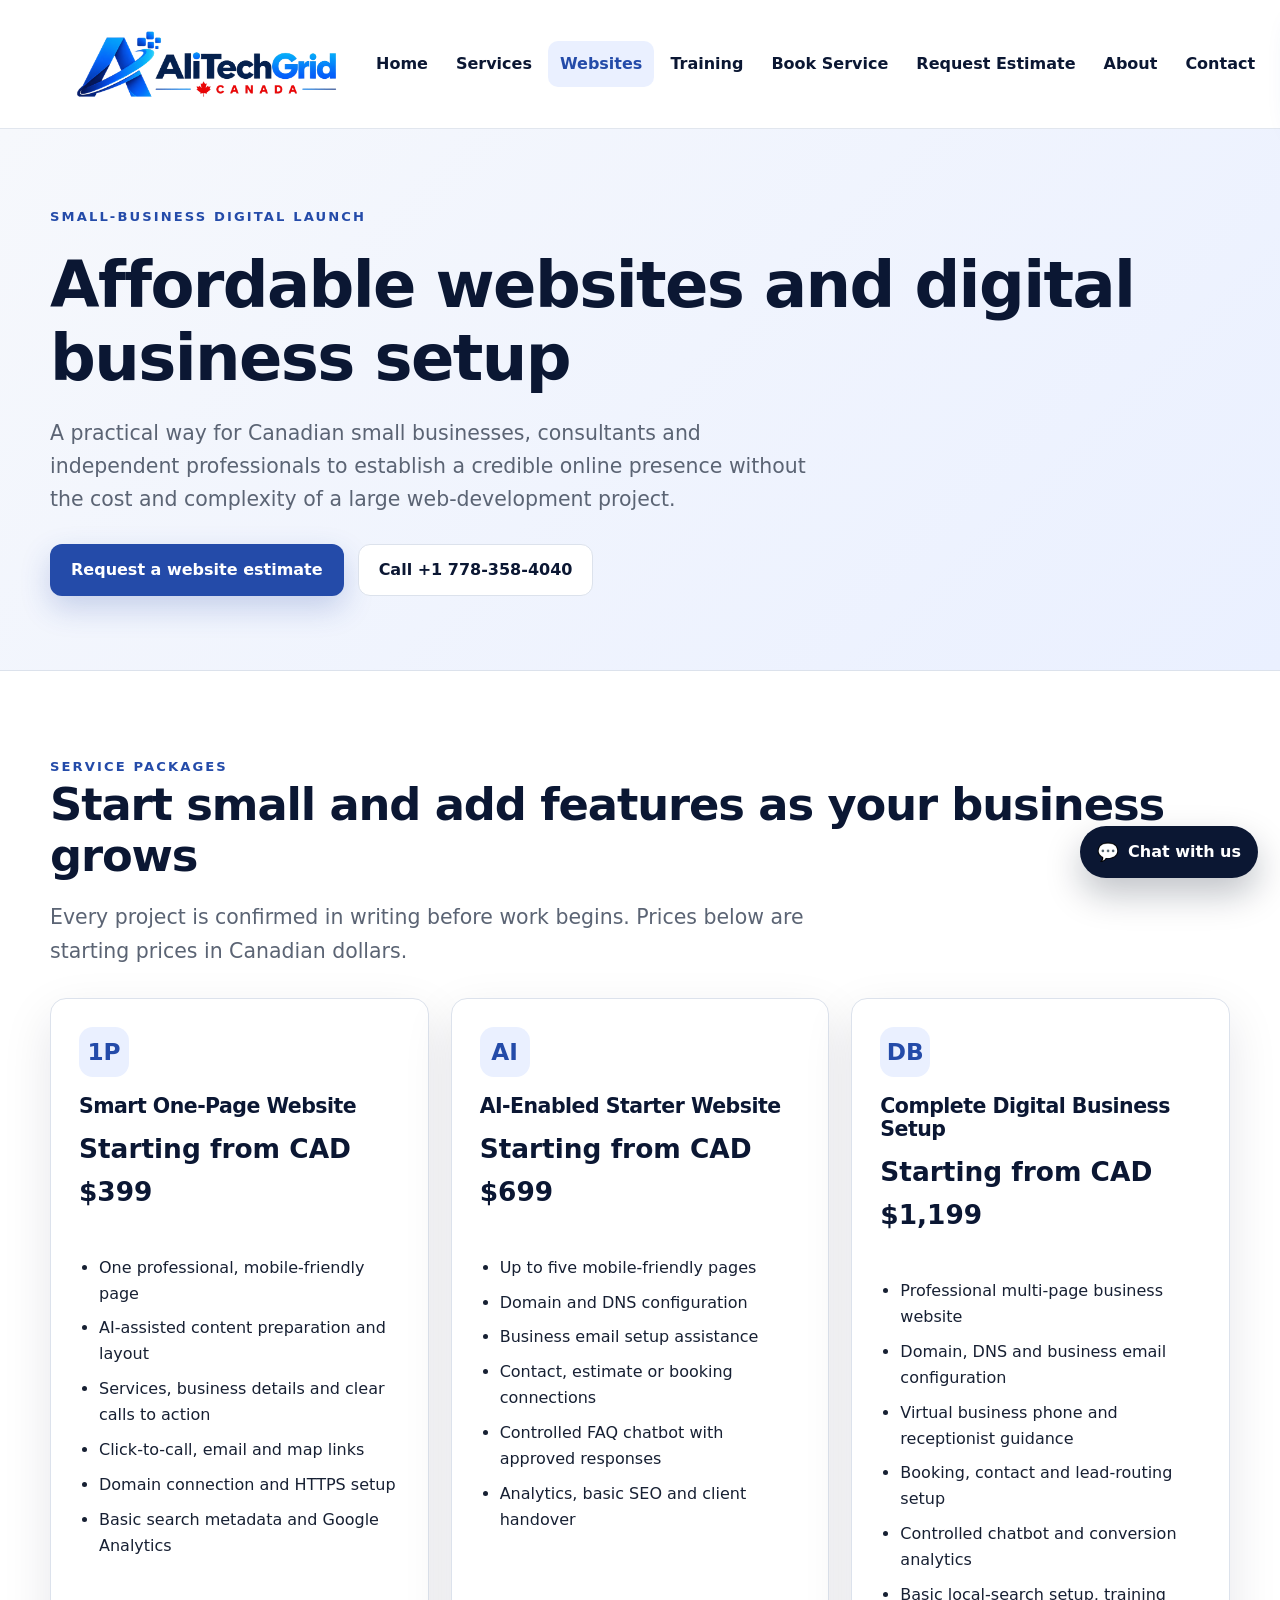
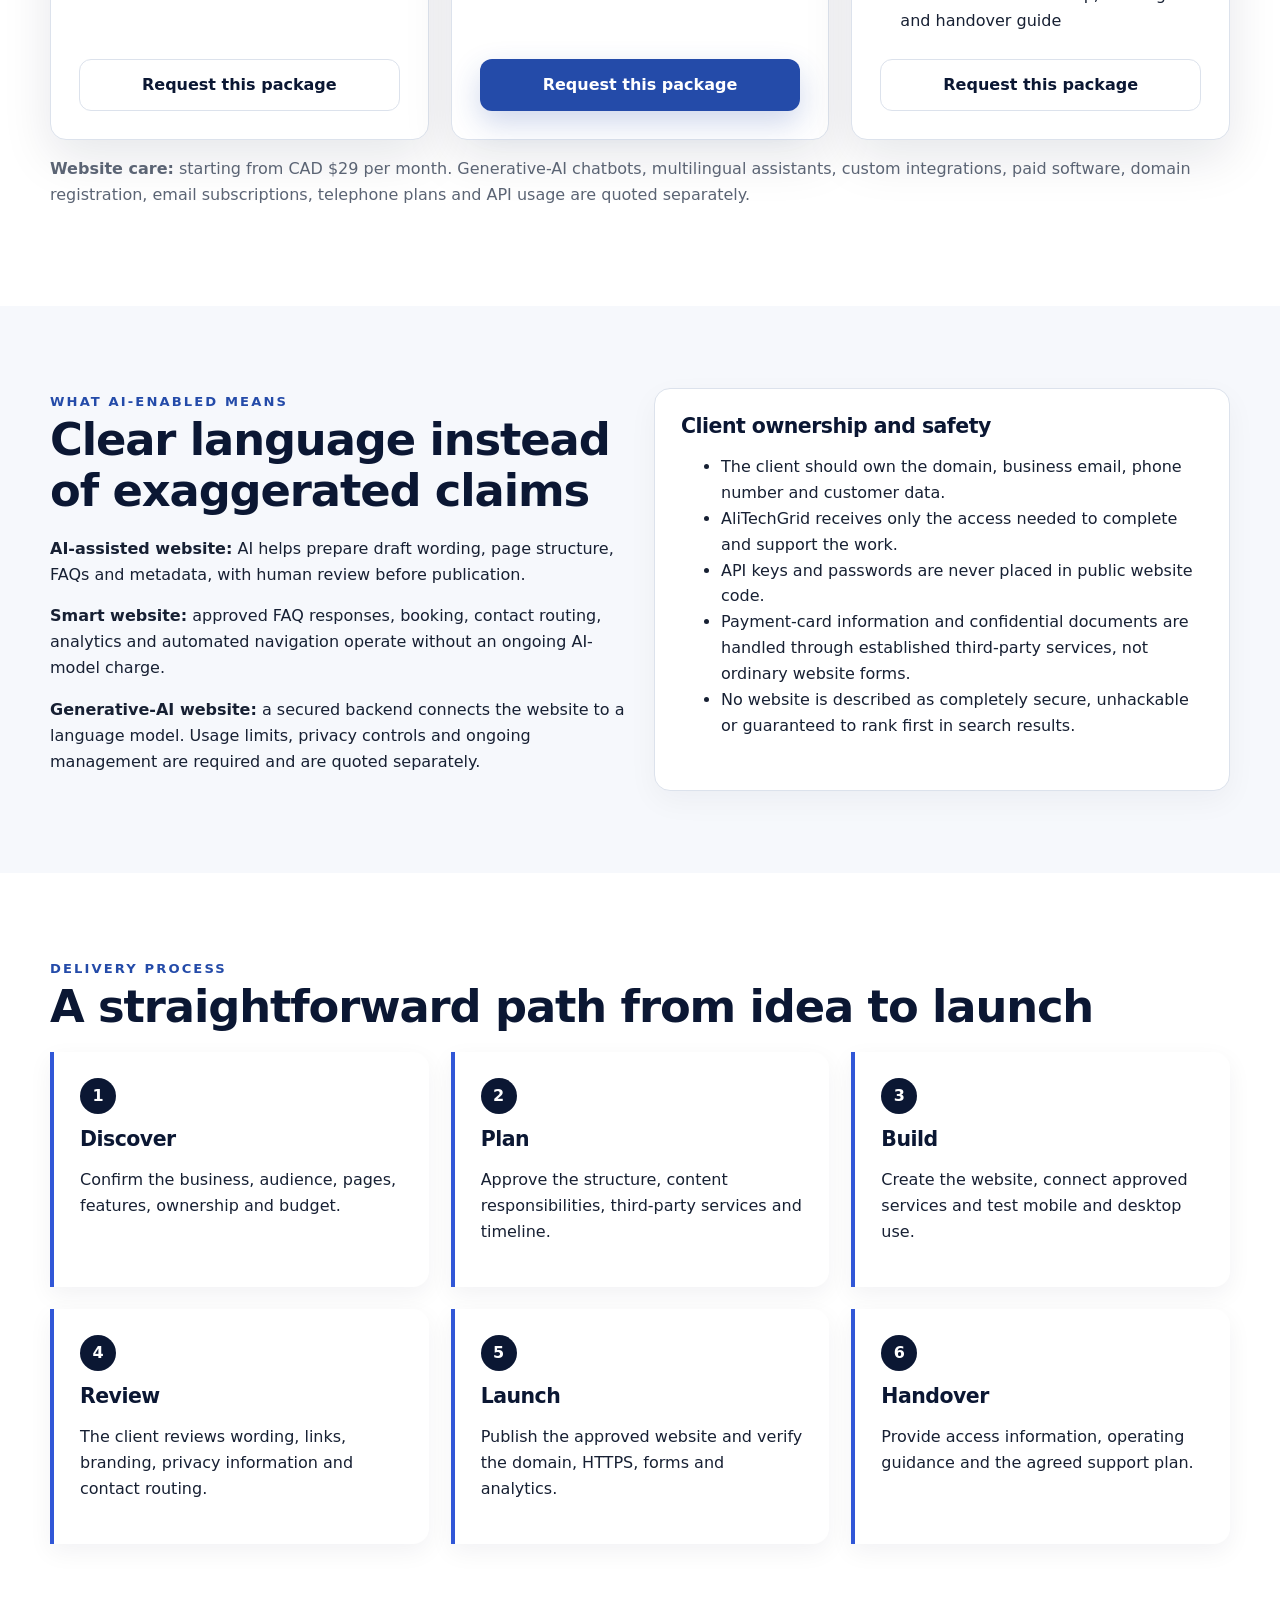
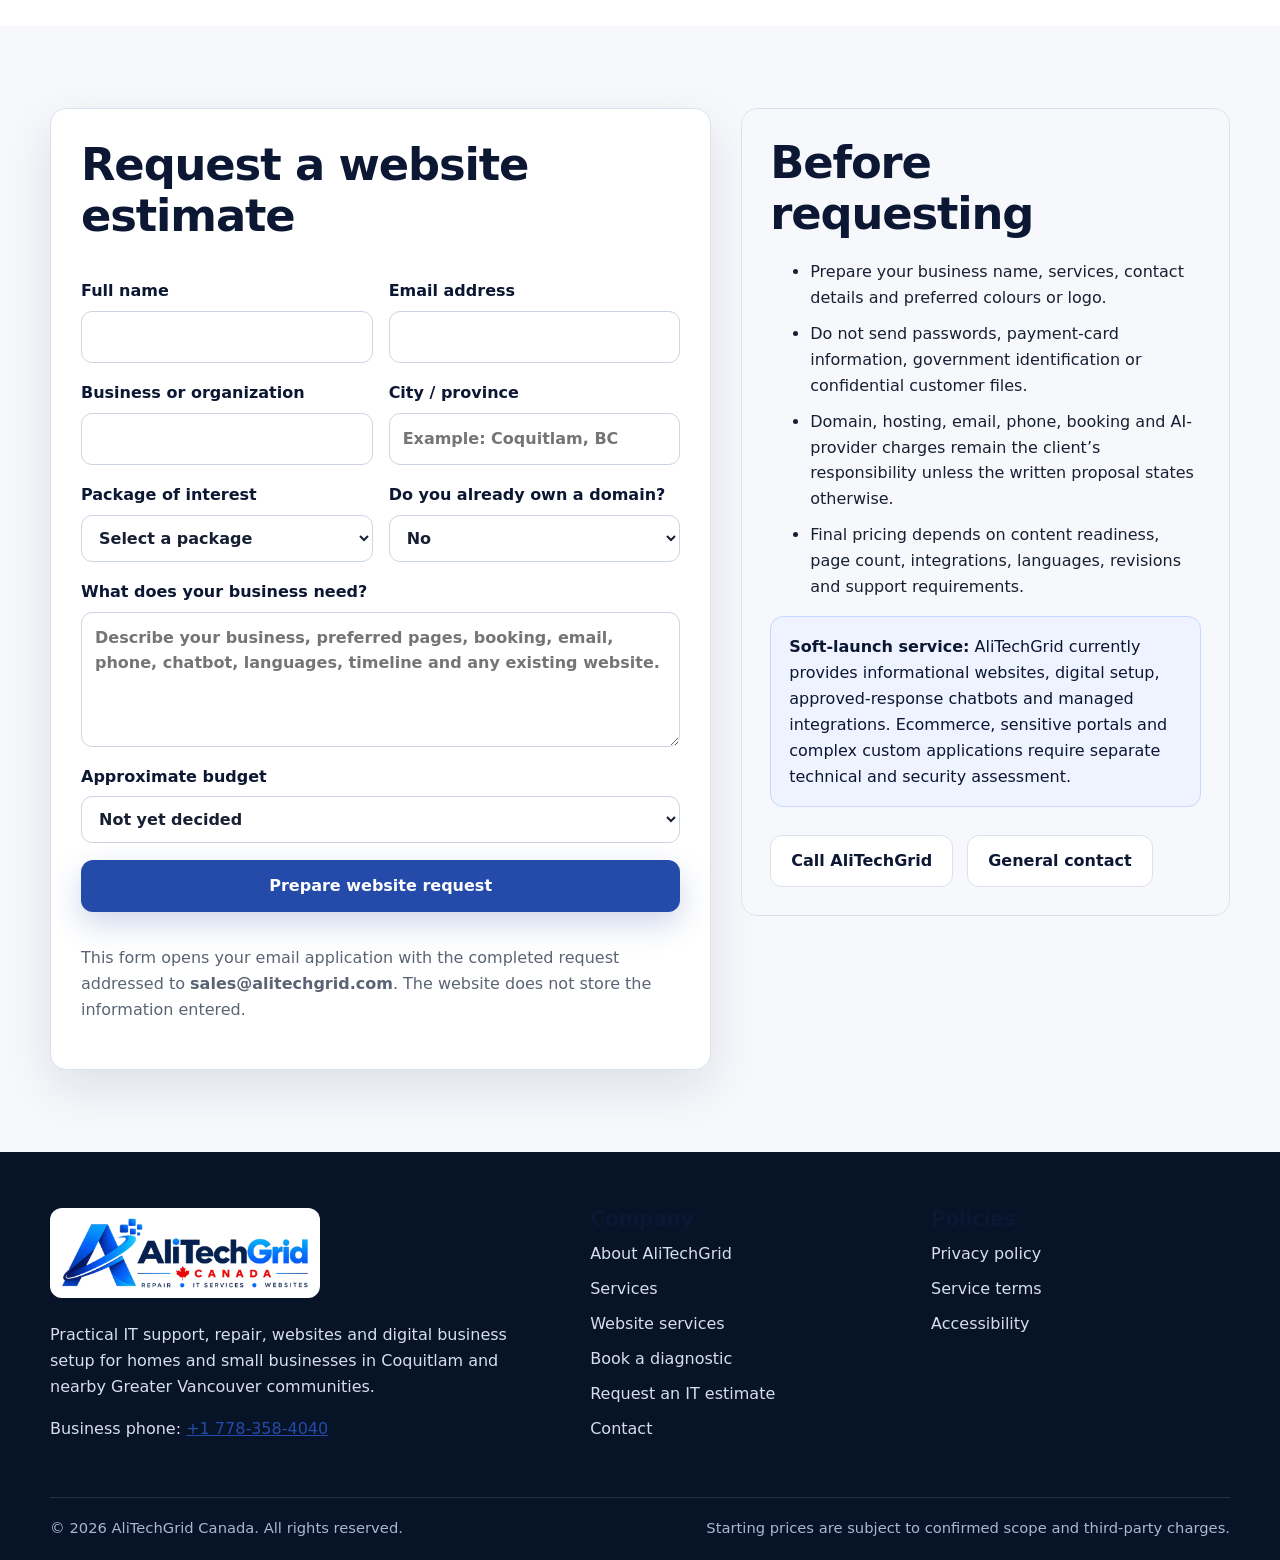
<file: websites.html>
<!doctype html>
<html lang="en-CA">
<head>
  <!-- Google tag (gtag.js) -->
  <script async src="https://www.googletagmanager.com/gtag/js?id=G-6F9X2CTQ1C"></script>
  <script>
    window.dataLayer = window.dataLayer || [];
    function gtag(){dataLayer.push(arguments);}
    gtag('js', new Date());
    gtag('config', 'G-6F9X2CTQ1C');
  </script>
  <meta charset="utf-8">
  <meta name="viewport" content="width=device-width, initial-scale=1">
  <title>Affordable Websites and Digital Business Setup | AliTechGrid Canada</title>
  <meta name="description" content="Affordable mobile-friendly websites, domains, business email, booking, virtual phone systems, analytics and optional chatbot setup for Canadian small businesses.">
  <meta name="robots" content="index, follow">
  <link rel="canonical" href="https://alitechgrid.ca/websites.html">
  <meta property="og:type" content="website">
  <meta property="og:site_name" content="AliTechGrid Canada">
  <meta property="og:title" content="Affordable Websites and Digital Business Setup | AliTechGrid Canada">
  <meta property="og:description" content="Professional small-business websites with domain, email, booking, phone, analytics and optional chatbot support.">
  <meta property="og:url" content="https://alitechgrid.ca/websites.html">
  <meta property="og:image" content="https://alitechgrid.ca/assets/img/alitechgrid-canada-logo.png">
  <meta name="theme-color" content="#0b1733">
  <link rel="icon" href="assets/img/favicon.svg" type="image/svg+xml">
  <link rel="apple-touch-icon" href="assets/img/icon-180.png">
  <link rel="manifest" href="manifest.webmanifest">
  <link rel="stylesheet" href="assets/css/styles.css">
  <style>
    .package-grid{display:grid;grid-template-columns:repeat(3,1fr);gap:22px;margin-top:30px}
    .package-card{display:flex;flex-direction:column;background:#fff;border:1px solid var(--line);border-radius:var(--radius-md);padding:28px;box-shadow:var(--shadow)}
    .package-card h3{margin-bottom:6px}
    .package-price{font-size:1.65rem;font-weight:850;color:var(--navy-900);margin:4px 0 16px}
    .package-card ul{padding-left:20px;flex:1}
    .package-card li{margin:9px 0}
    .service-form-layout{display:grid;grid-template-columns:1.15fr .85fr;gap:30px;align-items:start}
    .website-form{display:grid;gap:17px;background:#fff;border:1px solid var(--line);border-radius:var(--radius-md);padding:30px;box-shadow:var(--shadow)}
    .form-grid{display:grid;grid-template-columns:1fr 1fr;gap:16px}
    .website-form label{display:grid;gap:7px;font-weight:700;color:var(--navy-900)}
    .website-form input,.website-form select,.website-form textarea{width:100%;border:1px solid #cbd5e4;border-radius:11px;padding:12px 13px;background:#fff;color:var(--ink)}
    .website-form textarea{min-height:135px;resize:vertical}
    .website-form input:focus,.website-form select:focus,.website-form textarea:focus{outline:3px solid rgba(49,87,215,.18);border-color:var(--blue-600)}
    .website-help{background:var(--surface-alt);border:1px solid var(--line);border-radius:var(--radius-md);padding:28px}
    .website-help li{margin:10px 0}
    .scope-note{padding:17px 18px;background:#eef3ff;border:1px solid #c8d7ff;border-radius:13px;color:var(--navy-900)}
    @media(max-width:900px){.package-grid,.service-form-layout,.form-grid{grid-template-columns:1fr}}
  </style>
  <script type="application/ld+json">
  {
    "@context":"https://schema.org",
    "@type":"Service",
    "name":"Affordable Websites and Digital Business Setup",
    "provider":{"@type":"LocalBusiness","name":"AliTechGrid Canada","url":"https://alitechgrid.ca","telephone":"+1 778-358-4040"},
    "areaServed":"Canada",
    "serviceType":[
      "Small-business website design",
      "AI-assisted website content",
      "Domain and DNS setup",
      "Business email setup",
      "Online booking setup",
      "Virtual business phone and receptionist setup",
      "Website analytics",
      "Controlled FAQ chatbot",
      "Website maintenance"
    ],
    "offers":[
      {"@type":"Offer","name":"Smart One-Page Website","priceCurrency":"CAD","price":"399","description":"Starting price; final scope and third-party charges are confirmed before work begins."},
      {"@type":"Offer","name":"AI-Enabled Starter Website","priceCurrency":"CAD","price":"699","description":"Starting price; final scope and third-party charges are confirmed before work begins."},
      {"@type":"Offer","name":"Complete Digital Business Setup","priceCurrency":"CAD","price":"1199","description":"Starting price; final scope and third-party charges are confirmed before work begins."}
    ]
  }
  </script>
</head>
<body>
<a class="skip-link" href="#main">Skip to main content</a>
<header class="site-header">
  <div class="header-inner">
    <a class="brand" href="index.html" aria-label="AliTechGrid Canada home">
      <img src="assets/img/alitechgrid-canada-compact.png" alt="AliTechGrid Canada">
    </a>
    <button class="menu-button" type="button" data-menu-button aria-expanded="false" aria-controls="main-nav">Menu</button>
    <nav class="main-nav" id="main-nav" data-main-nav aria-label="Primary navigation">
      <a href="index.html">Home</a>
      <a href="services.html">Services</a>
      <a href="websites.html" aria-current="page">Websites</a>
      <a href="book.html">Book Service</a>
      <a href="estimate.html">Request Estimate</a>
      <a href="about.html">About</a>
      <a href="contact.html">Contact</a>
    </nav>
    <a class="button button-primary header-book" href="#request">Request website estimate</a>
  </div>
</header>

<main id="main">
  <section class="page-hero">
    <div class="container">
      <span class="eyebrow">Small-business digital launch</span>
      <h1>Affordable websites and digital business setup</h1>
      <p class="lead">A practical way for Canadian small businesses, consultants and independent professionals to establish a credible online presence without the cost and complexity of a large web-development project.</p>
      <div class="button-row">
        <a class="button button-primary" href="#request">Request a website estimate</a>
        <a class="button button-secondary" href="tel:+17783584040">Call +1 778-358-4040</a>
      </div>
    </div>
  </section>

  <section class="section">
    <div class="container">
      <span class="eyebrow">Service packages</span>
      <h2>Start small and add features as your business grows</h2>
      <p class="lead">Every project is confirmed in writing before work begins. Prices below are starting prices in Canadian dollars.</p>
      <div class="package-grid">
        <article class="package-card">
          <div class="icon-box">1P</div>
          <h3>Smart One-Page Website</h3>
          <div class="package-price">Starting from CAD $399</div>
          <ul>
            <li>One professional, mobile-friendly page</li>
            <li>AI-assisted content preparation and layout</li>
            <li>Services, business details and clear calls to action</li>
            <li>Click-to-call, email and map links</li>
            <li>Domain connection and HTTPS setup</li>
            <li>Basic search metadata and Google Analytics</li>
          </ul>
          <a class="button button-secondary" href="#request">Request this package</a>
        </article>

        <article class="package-card">
          <div class="icon-box">AI</div>
          <h3>AI-Enabled Starter Website</h3>
          <div class="package-price">Starting from CAD $699</div>
          <ul>
            <li>Up to five mobile-friendly pages</li>
            <li>Domain and DNS configuration</li>
            <li>Business email setup assistance</li>
            <li>Contact, estimate or booking connections</li>
            <li>Controlled FAQ chatbot with approved responses</li>
            <li>Analytics, basic SEO and client handover</li>
          </ul>
          <a class="button button-primary" href="#request">Request this package</a>
        </article>

        <article class="package-card">
          <div class="icon-box">DB</div>
          <h3>Complete Digital Business Setup</h3>
          <div class="package-price">Starting from CAD $1,199</div>
          <ul>
            <li>Professional multi-page business website</li>
            <li>Domain, DNS and business email configuration</li>
            <li>Virtual business phone and receptionist guidance</li>
            <li>Booking, contact and lead-routing setup</li>
            <li>Controlled chatbot and conversion analytics</li>
            <li>Basic local-search setup, training and handover guide</li>
          </ul>
          <a class="button button-secondary" href="#request">Request this package</a>
        </article>
      </div>
      <p class="muted"><strong>Website care:</strong> starting from CAD $29 per month. Generative-AI chatbots, multilingual assistants, custom integrations, paid software, domain registration, email subscriptions, telephone plans and API usage are quoted separately.</p>
    </div>
  </section>

  <section class="section surface-alt">
    <div class="container grid-2">
      <div>
        <span class="eyebrow">What AI-enabled means</span>
        <h2>Clear language instead of exaggerated claims</h2>
        <p><strong>AI-assisted website:</strong> AI helps prepare draft wording, page structure, FAQs and metadata, with human review before publication.</p>
        <p><strong>Smart website:</strong> approved FAQ responses, booking, contact routing, analytics and automated navigation operate without an ongoing AI-model charge.</p>
        <p><strong>Generative-AI website:</strong> a secured backend connects the website to a language model. Usage limits, privacy controls and ongoing management are required and are quoted separately.</p>
      </div>
      <div class="card">
        <h3>Client ownership and safety</h3>
        <ul>
          <li>The client should own the domain, business email, phone number and customer data.</li>
          <li>AliTechGrid receives only the access needed to complete and support the work.</li>
          <li>API keys and passwords are never placed in public website code.</li>
          <li>Payment-card information and confidential documents are handled through established third-party services, not ordinary website forms.</li>
          <li>No website is described as completely secure, unhackable or guaranteed to rank first in search results.</li>
        </ul>
      </div>
    </div>
  </section>

  <section class="section">
    <div class="container">
      <span class="eyebrow">Delivery process</span>
      <h2>A straightforward path from idea to launch</h2>
      <div class="process">
        <div class="process-step"><h3>Discover</h3><p>Confirm the business, audience, pages, features, ownership and budget.</p></div>
        <div class="process-step"><h3>Plan</h3><p>Approve the structure, content responsibilities, third-party services and timeline.</p></div>
        <div class="process-step"><h3>Build</h3><p>Create the website, connect approved services and test mobile and desktop use.</p></div>
        <div class="process-step"><h3>Review</h3><p>The client reviews wording, links, branding, privacy information and contact routing.</p></div>
        <div class="process-step"><h3>Launch</h3><p>Publish the approved website and verify the domain, HTTPS, forms and analytics.</p></div>
        <div class="process-step"><h3>Handover</h3><p>Provide access information, operating guidance and the agreed support plan.</p></div>
      </div>
    </div>
  </section>

  <section class="section surface-alt" id="request">
    <div class="container service-form-layout">
      <form class="website-form" id="website-request-form">
        <h2>Request a website estimate</h2>
        <div class="form-grid">
          <label>Full name<input name="name" autocomplete="name" required></label>
          <label>Email address<input name="email" type="email" autocomplete="email" required></label>
        </div>
        <div class="form-grid">
          <label>Business or organization<input name="organization" autocomplete="organization" required></label>
          <label>City / province<input name="location" autocomplete="address-level2" required placeholder="Example: Coquitlam, BC"></label>
        </div>
        <div class="form-grid">
          <label>Package of interest
            <select name="package" required>
              <option value="">Select a package</option>
              <option>Smart One-Page Website — starting from CAD $399</option>
              <option>AI-Enabled Starter Website — starting from CAD $699</option>
              <option>Complete Digital Business Setup — starting from CAD $1,199</option>
              <option>Website care — starting from CAD $29/month</option>
              <option>Not sure — please recommend</option>
            </select>
          </label>
          <label>Do you already own a domain?
            <select name="domain">
              <option>No</option>
              <option>Yes</option>
              <option>Not sure</option>
            </select>
          </label>
        </div>
        <label>What does your business need?
          <textarea name="needs" required placeholder="Describe your business, preferred pages, booking, email, phone, chatbot, languages, timeline and any existing website."></textarea>
        </label>
        <label>Approximate budget
          <select name="budget">
            <option>Not yet decided</option>
            <option>Under CAD $700</option>
            <option>CAD $700–1,200</option>
            <option>CAD $1,200–2,500</option>
            <option>Over CAD $2,500</option>
          </select>
        </label>
        <button class="button button-primary" type="submit">Prepare website request</button>
        <p class="muted">This form opens your email application with the completed request addressed to <strong>sales@alitechgrid.com</strong>. The website does not store the information entered.</p>
      </form>

      <aside class="website-help">
        <h2>Before requesting</h2>
        <ul>
          <li>Prepare your business name, services, contact details and preferred colours or logo.</li>
          <li>Do not send passwords, payment-card information, government identification or confidential customer files.</li>
          <li>Domain, hosting, email, phone, booking and AI-provider charges remain the client’s responsibility unless the written proposal states otherwise.</li>
          <li>Final pricing depends on content readiness, page count, integrations, languages, revisions and support requirements.</li>
        </ul>
        <div class="scope-note">
          <strong>Soft-launch service:</strong> AliTechGrid currently provides informational websites, digital setup, approved-response chatbots and managed integrations. Ecommerce, sensitive portals and complex custom applications require separate technical and security assessment.
        </div>
        <div class="button-row">
          <a class="button button-secondary" href="tel:+17783584040">Call AliTechGrid</a>
          <a class="button button-secondary" href="contact.html">General contact</a>
        </div>
      </aside>
    </div>
  </section>
</main>

<footer class="site-footer">
  <div class="container">
    <div class="footer-grid">
      <div>
        <img class="footer-logo" src="assets/img/alitechgrid-canada-logo.png" alt="AliTechGrid Canada">
        <p>Practical IT support, repair, websites and digital business setup for homes and small businesses in Coquitlam and nearby Greater Vancouver communities.</p>
      </div>
      <div>
        <h3>Company</h3>
        <ul class="footer-links">
          <li><a href="about.html">About AliTechGrid</a></li>
          <li><a href="services.html">Services</a></li>
          <li><a href="websites.html">Website services</a></li>
          <li><a href="book.html">Book a diagnostic</a></li>
          <li><a href="estimate.html">Request an IT estimate</a></li>
          <li><a href="contact.html">Contact</a></li>
        </ul>
      </div>
      <div>
        <h3>Policies</h3>
        <ul class="footer-links">
          <li><a href="privacy.html">Privacy policy</a></li>
          <li><a href="terms.html">Service terms</a></li>
          <li><a href="accessibility.html">Accessibility</a></li>
        </ul>
      </div>
    </div>
    <div class="footer-bottom">
      <span>© <span data-current-year></span> AliTechGrid Canada. All rights reserved.</span>
      <span>Starting prices are subject to confirmed scope and third-party charges.</span>
    </div>
  </div>
</footer>
<script src="assets/js/site-config.js"></script>
<script src="assets/js/main.js"></script>
<script>
(() => {
  const form = document.getElementById('website-request-form');
  if (!form) return;
  form.addEventListener('submit', (event) => {
    event.preventDefault();
    const data = new FormData(form);
    const subject = encodeURIComponent(`Website service request - ${data.get('organization')}`);
    const body = encodeURIComponent(
`ALITECHGRID WEBSITE SERVICE REQUEST

Name: ${data.get('name')}
Email: ${data.get('email')}
Business/Organization: ${data.get('organization')}
City/Province: ${data.get('location')}
Package: ${data.get('package')}
Existing domain: ${data.get('domain')}
Approximate budget: ${data.get('budget')}

Business needs:
${data.get('needs')}

I understand that pricing and delivery depend on confirmed scope, content, integrations and third-party charges.`
    );
    window.location.href = `mailto:sales@alitechgrid.com?subject=${subject}&body=${body}`;
  });
})();
</script>
</body>
</html>
</file>
<file: assets/css/styles.css>
:root {
  --navy-950: #071327;
  --navy-900: #0b1733;
  --navy-800: #13254b;
  --blue-700: #244ba9;
  --blue-600: #3157d7;
  --blue-500: #4c75df;
  --blue-100: #eaf0ff;
  --red-600: #d94444;
  --red-500: #e94f4f;
  --ink: #172033;
  --muted: #5b6474;
  --line: #dce2ec;
  --surface: #ffffff;
  --surface-alt: #f6f8fc;
  --success: #166534;
  --shadow: 0 18px 50px rgba(11, 23, 51, 0.10);
  --radius-lg: 24px;
  --radius-md: 16px;
  --max: 1180px;
}

* { box-sizing: border-box; }
html { scroll-behavior: smooth; }
body {
  margin: 0;
  font-family: Inter, ui-sans-serif, system-ui, -apple-system, BlinkMacSystemFont, "Segoe UI", sans-serif;
  color: var(--ink);
  background: var(--surface);
  line-height: 1.62;
}
img { max-width: 100%; height: auto; }
a { color: var(--blue-700); }
a:hover { color: var(--navy-900); }
button, input, textarea, select { font: inherit; }

.skip-link {
  position: absolute;
  left: -10000px;
  top: 8px;
  background: var(--surface);
  padding: 10px 14px;
  z-index: 999;
}
.skip-link:focus { left: 8px; }

.site-header {
  position: sticky;
  top: 0;
  z-index: 100;
  background: rgba(255,255,255,.96);
  backdrop-filter: blur(12px);
  border-bottom: 1px solid rgba(220,226,236,.85);
}
.header-inner {
  max-width: var(--max);
  margin: 0 auto;
  padding: 12px 22px;
  display: flex;
  align-items: center;
  gap: 24px;
}
.brand {
  display: inline-flex;
  align-items: center;
  flex: 0 0 auto;
}
.brand img {
  width: 268px;
  max-height: 82px;
  object-fit: contain;
  object-position: left center;
}
.main-nav {
  display: flex;
  align-items: center;
  gap: 4px;
  margin-left: auto;
}
.main-nav a {
  text-decoration: none;
  color: var(--navy-900);
  font-weight: 650;
  padding: 10px 12px;
  border-radius: 10px;
  white-space: nowrap;
}
.main-nav a:hover,
.main-nav a[aria-current="page"] {
  background: var(--blue-100);
  color: var(--blue-700);
}
.menu-button {
  display: none;
  margin-left: auto;
  border: 1px solid var(--line);
  border-radius: 10px;
  background: var(--surface);
  padding: 8px 11px;
  color: var(--navy-900);
}
.header-book {
  margin-left: 8px;
}

.container {
  width: min(calc(100% - 40px), var(--max));
  margin-inline: auto;
}
.section { padding: 82px 0; }
.section-sm { padding: 54px 0; }
.surface-alt { background: var(--surface-alt); }
.eyebrow {
  display: inline-flex;
  gap: 8px;
  align-items: center;
  font-size: .82rem;
  text-transform: uppercase;
  letter-spacing: .16em;
  font-weight: 800;
  color: var(--blue-700);
}
h1, h2, h3 {
  color: var(--navy-900);
  line-height: 1.14;
  letter-spacing: -.025em;
}
h1 { font-size: clamp(2.45rem, 5vw, 5rem); margin: 20px 0 22px; }
h2 { font-size: clamp(2rem, 3.5vw, 3.25rem); margin: 0 0 20px; }
h3 { font-size: 1.28rem; margin: 0 0 10px; }
.lead {
  max-width: 760px;
  color: var(--muted);
  font-size: clamp(1.08rem, 2vw, 1.28rem);
}
.muted { color: var(--muted); }
.narrow { max-width: 820px; }

.hero {
  overflow: hidden;
  background:
    radial-gradient(circle at 88% 8%, rgba(49,87,215,.17), transparent 28%),
    linear-gradient(135deg, #fff 0%, #f8faff 58%, #eef3ff 100%);
  border-bottom: 1px solid var(--line);
}
.hero-inner {
  min-height: 680px;
  display: grid;
  grid-template-columns: 1.15fr .85fr;
  gap: 52px;
  align-items: center;
  padding: 76px 0;
}
.hero h1 span { color: var(--blue-700); }
.hero-actions, .button-row {
  display: flex;
  gap: 14px;
  flex-wrap: wrap;
  margin-top: 28px;
}
.button {
  display: inline-flex;
  justify-content: center;
  align-items: center;
  gap: 9px;
  min-height: 48px;
  padding: 12px 20px;
  border: 1px solid transparent;
  border-radius: 12px;
  text-decoration: none;
  font-weight: 750;
  cursor: pointer;
}
.button-primary {
  background: var(--blue-700);
  color: #fff;
  box-shadow: 0 12px 30px rgba(36,75,169,.22);
}
.button-primary:hover { background: var(--navy-900); color: #fff; }
.button-secondary {
  background: #fff;
  color: var(--navy-900);
  border-color: var(--line);
}
.button-secondary:hover { border-color: var(--blue-500); color: var(--blue-700); }

.hero-card {
  position: relative;
  background: var(--navy-900);
  color: #fff;
  border-radius: 30px;
  padding: 34px;
  box-shadow: var(--shadow);
}
.hero-card::after {
  content: "";
  position: absolute;
  inset: 14px;
  border: 1px solid rgba(255,255,255,.12);
  border-radius: 21px;
  pointer-events: none;
}
.hero-card h2, .hero-card h3 { color: #fff; }
.hero-card p { color: #dbe5ff; }
.hero-card .status {
  display: inline-block;
  color: #d8e4ff;
  background: rgba(76,117,223,.22);
  border: 1px solid rgba(143,169,255,.35);
  padding: 7px 12px;
  border-radius: 999px;
  font-weight: 700;
  font-size: .9rem;
}
.check-list {
  list-style: none;
  padding: 0;
  margin: 24px 0 0;
}
.check-list li {
  position: relative;
  padding: 10px 0 10px 30px;
  border-bottom: 1px solid rgba(255,255,255,.09);
}
.check-list li::before {
  content: "✓";
  position: absolute;
  left: 0;
  color: #8fafef;
  font-weight: 900;
}

.trust-strip {
  background: var(--navy-900);
  color: #fff;
}
.trust-grid {
  display: grid;
  grid-template-columns: repeat(4, 1fr);
}
.trust-item {
  padding: 23px 24px;
  border-right: 1px solid rgba(255,255,255,.10);
}
.trust-item:last-child { border-right: 0; }
.trust-item strong { display: block; font-size: 1.05rem; }
.trust-item span { color: #bfcbea; font-size: .92rem; }

.grid-3 {
  display: grid;
  grid-template-columns: repeat(3, 1fr);
  gap: 22px;
}
.grid-2 {
  display: grid;
  grid-template-columns: repeat(2, 1fr);
  gap: 28px;
}
.card {
  background: var(--surface);
  border: 1px solid var(--line);
  border-radius: var(--radius-md);
  padding: 26px;
  box-shadow: 0 10px 30px rgba(11,23,51,.045);
}
.card:hover {
  transform: translateY(-2px);
  box-shadow: var(--shadow);
  transition: transform .2s ease, box-shadow .2s ease;
}
.icon-box {
  width: 50px;
  height: 50px;
  display: grid;
  place-items: center;
  background: var(--blue-100);
  color: var(--blue-700);
  border-radius: 14px;
  margin-bottom: 18px;
  font-size: 1.45rem;
  font-weight: 900;
}
.card p { color: var(--muted); margin-bottom: 0; }

.process {
  counter-reset: process;
  display: grid;
  grid-template-columns: repeat(3, 1fr);
  gap: 22px;
}
.process-step {
  position: relative;
  padding: 26px;
  border-left: 4px solid var(--blue-600);
  background: #fff;
  border-radius: 0 var(--radius-md) var(--radius-md) 0;
  box-shadow: 0 8px 24px rgba(11,23,51,.055);
}
.process-step::before {
  counter-increment: process;
  content: counter(process);
  display: grid;
  place-items: center;
  width: 36px;
  height: 36px;
  border-radius: 50%;
  background: var(--navy-900);
  color: #fff;
  font-weight: 800;
  margin-bottom: 14px;
}

.notice {
  padding: 18px 20px;
  border-radius: 14px;
  background: #fff7ed;
  border: 1px solid #fed7aa;
  color: #7c2d12;
}
.notice strong { color: #7c2d12; }
.notice-owner {
  background: #eef3ff;
  border-color: #c8d7ff;
  color: var(--navy-900);
}

.cta-panel {
  background: linear-gradient(135deg, var(--navy-900), #183978);
  color: #fff;
  border-radius: var(--radius-lg);
  padding: 44px;
  display: grid;
  grid-template-columns: 1fr auto;
  gap: 28px;
  align-items: center;
}
.cta-panel h2 { color: #fff; margin-bottom: 10px; }
.cta-panel p { color: #d8e4ff; margin: 0; max-width: 730px; }

.page-hero {
  background: linear-gradient(135deg, #f6f8fc, #eaf0ff);
  padding: 74px 0;
  border-bottom: 1px solid var(--line);
}
.page-hero h1 { font-size: clamp(2.4rem, 5vw, 4.4rem); }

.service-detail {
  display: grid;
  grid-template-columns: .75fr 1.25fr;
  gap: 38px;
  padding: 34px 0;
  border-bottom: 1px solid var(--line);
}
.service-detail:last-child { border-bottom: 0; }
.service-detail ul { margin-top: 8px; }

.booking-shell {
  min-height: 760px;
  border: 1px solid var(--line);
  border-radius: var(--radius-md);
  overflow: hidden;
  background: #fff;
  box-shadow: var(--shadow);
}
.booking-frame {
  width: 100%;
  min-height: 760px;
  border: 0;
  display: block;
}
.contact-panel {
  background: var(--surface-alt);
  border: 1px solid var(--line);
  border-radius: var(--radius-md);
  padding: 28px;
}
.contact-row {
  padding: 17px 0;
  border-bottom: 1px solid var(--line);
}
.contact-row:last-child { border-bottom: 0; }

.prose h2 { margin-top: 42px; }
.prose h3 { margin-top: 28px; }
.prose p, .prose li { max-width: 900px; color: #3d4655; }

.site-footer {
  background: var(--navy-950);
  color: #d6def0;
  padding: 56px 0 20px;
}
.footer-grid {
  display: grid;
  grid-template-columns: 1.25fr .75fr .75fr;
  gap: 42px;
}
.footer-logo {
  width: 270px;
  padding: 8px;
  background: #fff;
  border-radius: 12px;
}
.footer-links {
  list-style: none;
  padding: 0;
  margin: 0;
}
.footer-links li { margin: 9px 0; }
.footer-links a { color: #d6def0; text-decoration: none; }
.footer-links a:hover { color: #fff; }
.footer-bottom {
  margin-top: 40px;
  padding-top: 18px;
  border-top: 1px solid rgba(255,255,255,.12);
  display: flex;
  justify-content: space-between;
  gap: 20px;
  color: #aab7d2;
  font-size: .92rem;
}

@media (max-width: 980px) {
  .hero-inner { grid-template-columns: 1fr; min-height: auto; }
  .hero-card { max-width: 760px; }
  .grid-3, .process { grid-template-columns: repeat(2, 1fr); }
  .trust-grid { grid-template-columns: repeat(2, 1fr); }
  .trust-item:nth-child(2) { border-right: 0; }
  .trust-item:nth-child(-n+2) { border-bottom: 1px solid rgba(255,255,255,.10); }
  .service-detail { grid-template-columns: 1fr; gap: 8px; }
  .cta-panel { grid-template-columns: 1fr; }
  .footer-grid { grid-template-columns: 1fr 1fr; }
  .footer-grid > :first-child { grid-column: 1 / -1; }
}

@media (max-width: 1180px) {
  .header-inner { flex-wrap: wrap; }
  .brand img { width: 230px; }
  .menu-button { display: block; }
  .main-nav {
    display: none;
    order: 4;
    flex: 1 0 100%;
    flex-direction: column;
    align-items: stretch;
    margin: 0;
    padding: 8px 0 4px;
  }
  .main-nav.is-open { display: flex; }
  .main-nav a { padding: 12px 10px; }
  .header-book { display: none; }
}

@media (max-width: 660px) {
  .container { width: min(calc(100% - 28px), var(--max)); }
  .section { padding: 62px 0; }
  .grid-3, .grid-2, .process { grid-template-columns: 1fr; }
  .trust-grid { grid-template-columns: 1fr; }
  .trust-item {
    border-right: 0;
    border-bottom: 1px solid rgba(255,255,255,.10);
  }
  .trust-item:last-child { border-bottom: 0; }
  .hero-inner { padding: 54px 0; }
  .hero-card, .cta-panel { padding: 28px 22px; }
  .footer-grid { grid-template-columns: 1fr; }
  .footer-grid > :first-child { grid-column: auto; }
  .footer-bottom { flex-direction: column; }
  .booking-frame, .booking-shell { min-height: 880px; }
}
</file>
<file: assets/css/local-it.css>
/* AliTechGrid Canada — customer-problem / repair-shop presentation layer */
.repair-shop-hero{overflow:hidden;background:radial-gradient(circle at 76% 18%,rgba(21,101,192,.24),transparent 27%),radial-gradient(circle at 88% 58%,rgba(66,165,245,.13),transparent 25%),linear-gradient(135deg,#040b16 0%,#071327 45%,#0a1e3e 100%);color:#fff;border-bottom:1px solid rgba(112,157,231,.28)}
.repair-shop-grid{min-height:650px;display:grid;grid-template-columns:1.02fr .98fr;gap:42px;align-items:center;padding:58px 0 54px}
.repair-shop-copy{position:relative;z-index:2}.shop-kicker{display:inline-flex;align-items:center;padding:7px 11px;border:1px solid rgba(94,153,247,.38);border-radius:999px;background:rgba(36,75,169,.18);color:#bcd4ff;font-size:.75rem;letter-spacing:.115em;font-weight:850}
.repair-shop-hero h1{max-width:800px;margin:18px 0 17px;color:#fff;font-size:clamp(2.55rem,4.7vw,4.55rem);line-height:1.03;letter-spacing:-.045em}.shop-tagline{max-width:780px;color:#d9e5fa;font-size:clamp(1.08rem,1.9vw,1.3rem);line-height:1.55;margin:0}.shop-tagline strong{color:#fff}
.shop-local{max-width:760px;margin:14px 0 0;color:#bcd4ff;font-size:.95rem;font-weight:700;line-height:1.45}
.shop-problems{display:flex;flex-wrap:wrap;gap:8px;margin:24px 0 0}.shop-problems span{padding:7px 10px;border:1px solid rgba(255,255,255,.18);border-radius:8px;background:rgba(255,255,255,.055);color:#d9e5fa;font-size:.84rem;font-weight:650}
.shop-primary{background:#1976d2;border-color:#2d8be3;box-shadow:0 12px 30px rgba(25,118,210,.25)}.shop-primary:hover{background:#fff;color:#071327}.shop-call,.shop-estimate{color:#fff;border-color:rgba(255,255,255,.28);background:rgba(255,255,255,.06)}.shop-call:hover,.shop-estimate:hover{background:#fff;color:#071327;border-color:#fff}
.shop-service-modes{display:flex;flex-wrap:wrap;gap:12px;margin-top:23px;color:#aebed8;font-size:.83rem}.shop-service-modes span::before{content:"✓";color:#75d6a0;margin-right:6px;font-weight:900}
.device-showcase{position:relative;min-height:520px;padding:22px 22px 18px;border:1px solid rgba(108,153,226,.25);border-radius:24px;background:linear-gradient(160deg,rgba(13,32,64,.96),rgba(3,11,23,.94));box-shadow:0 28px 70px rgba(0,0,0,.34),inset 0 1px 0 rgba(255,255,255,.05)}
.device-showcase::before{content:"";position:absolute;inset:0;background:linear-gradient(rgba(53,112,201,.045) 1px,transparent 1px),linear-gradient(90deg,rgba(53,112,201,.045) 1px,transparent 1px);background-size:26px 26px;border-radius:24px;pointer-events:none}.shop-sign{position:relative;z-index:2;text-align:center;padding:10px 12px 15px;border-bottom:1px solid rgba(255,255,255,.1)}.shop-sign span{display:block;color:#fff;font-size:1.25rem;font-weight:850;letter-spacing:-.02em}.shop-sign strong{display:block;margin-top:2px;color:#5ba7ff;font-size:.84rem;letter-spacing:.11em}.shop-sign small{display:block;margin-top:4px;color:#91a8c9;font-size:.67rem;letter-spacing:.14em}
.device-stage{position:relative;height:322px;margin:18px 0 8px}.device{position:absolute;filter:drop-shadow(0 12px 18px rgba(0,0,0,.3))}.screen,.laptop-screen,.phone-screen{display:grid;place-content:center;text-align:center;background:radial-gradient(circle at 50% 45%,#123f78 0%,#071b37 52%,#030a14 100%);color:#fff}.screen span,.laptop-screen span,.phone-screen span{color:#58a6ff;font-weight:850}.screen small,.laptop-screen small,.phone-screen small{color:#cbd9ee;font-size:.55rem;letter-spacing:.08em}
.monitor{left:15%;top:18px;width:56%;height:210px;border:5px solid #1b2430;border-radius:8px;background:#222d3b}.monitor .screen{width:100%;height:100%;border-radius:3px}.monitor-neck{position:absolute;left:45%;bottom:-42px;width:12%;height:42px;background:#2c3948}.monitor-foot{position:absolute;left:31%;bottom:-49px;width:40%;height:8px;border-radius:6px;background:#394755}
.laptop{left:2%;bottom:31px;width:43%;height:135px;border:4px solid #2b3744;border-radius:8px 8px 2px 2px;background:#25303d}.laptop-screen{height:100%;border-radius:4px}.laptop-base{position:absolute;left:-8%;bottom:-15px;width:116%;height:15px;background:linear-gradient(#76808b,#303945);clip-path:polygon(5% 0,95% 0,100% 100%,0 100%);border-radius:0 0 7px 7px}
.phone{right:4%;top:98px;width:18%;height:142px;border:5px solid #1e2734;border-radius:16px;background:#202c3a}.phone::before{content:"";position:absolute;left:37%;top:4px;width:26%;height:4px;border-radius:4px;background:#050a10;z-index:2}.phone-screen{width:100%;height:100%;border-radius:10px}.phone-screen span{font-size:1.05rem}.phone-screen small{font-size:.48rem}
.router{left:49%;bottom:3px;width:31%;height:52px}.router i{position:absolute;bottom:40px;width:3px;height:54px;background:#526175;border-radius:3px;transform-origin:bottom}.router i:nth-child(1){left:12%;transform:rotate(-5deg)}.router i:nth-child(2){left:38%}.router i:nth-child(3){right:38%}.router i:nth-child(4){right:12%;transform:rotate(5deg)}.router-body{position:absolute;left:0;bottom:0;width:100%;height:45px;border:1px solid #445166;border-radius:9px;background:linear-gradient(180deg,#273342,#111a25);display:flex;align-items:flex-end;gap:7px;padding:0 0 9px 15px}.led{width:4px;height:4px;border-radius:50%;background:#64e181;box-shadow:0 0 7px rgba(100,225,129,.7)}
.switch-box{right:1%;bottom:0;width:31%;height:48px;border:1px solid #3e4d62;border-radius:6px;background:linear-gradient(180deg,#263240,#101820)}.switch-leds{display:flex;gap:4px;padding:7px 8px 2px}.switch-leds span{width:4px;height:4px;border-radius:50%;background:#62dd7e}.ports{display:grid;grid-template-columns:repeat(6,1fr);gap:3px;padding:4px 6px}.ports i{display:block;height:14px;border:2px solid #8492a3;background:#02070c;box-shadow:inset 0 0 0 2px #222e3b}
.wifi-mark{position:absolute;right:13%;top:5px;width:50px;height:44px}.wifi-mark span{position:absolute;left:50%;transform:translateX(-50%);border:3px solid #47a1ff;border-color:#47a1ff transparent transparent transparent;border-radius:50%}.wifi-mark span:nth-child(1){width:50px;height:50px;top:0}.wifi-mark span:nth-child(2){width:34px;height:34px;top:10px}.wifi-mark span:nth-child(3){width:18px;height:18px;top:20px}.wifi-mark i{position:absolute;left:23px;bottom:1px;width:6px;height:6px;border-radius:50%;background:#47a1ff}
.device-labels{position:relative;z-index:2;display:grid;grid-template-columns:repeat(6,1fr);gap:5px;padding-top:11px;border-top:1px solid rgba(255,255,255,.09)}.device-labels div{min-width:0;display:grid;place-items:center;gap:5px;color:#b8c8df;font-size:.61rem;font-weight:800;letter-spacing:.05em}.device-labels b{display:grid;place-items:center;width:27px;height:22px;color:#4ea4ff;font-size:1rem}.mini-desktop{border:2px solid #4ea4ff;border-radius:2px;position:relative}.mini-desktop::after{content:"";position:absolute;bottom:-5px;width:13px;height:2px;background:#4ea4ff}.mini-laptop{border:2px solid #4ea4ff;border-radius:2px;position:relative}.mini-laptop::after{content:"";position:absolute;left:-3px;right:-3px;bottom:-4px;border-top:2px solid #4ea4ff}.mini-phone{width:14px!important;border:2px solid #4ea4ff;border-radius:3px}
.shop-trust{background:#fff;border-bottom:1px solid var(--line)}.shop-trust-grid{display:grid;grid-template-columns:repeat(4,1fr)}.shop-trust-grid>div{padding:21px 22px;border-right:1px solid var(--line)}.shop-trust-grid>div:last-child{border-right:0}.shop-trust strong{display:block;color:var(--navy-900);font-size:1rem}.shop-trust span{display:block;margin-top:3px;color:var(--muted);font-size:.86rem;line-height:1.4}
.problem-selector{padding-top:72px}.problem-card-grid{display:grid;grid-template-columns:repeat(4,1fr);gap:15px;margin-top:30px}.problem-card{min-height:175px;display:flex;flex-direction:column;padding:20px;border:1px solid var(--line);border-radius:14px;background:#fff;text-decoration:none;color:var(--navy-900);box-shadow:0 9px 25px rgba(7,19,39,.055);transition:.18s ease}.problem-card:hover{transform:translateY(-3px);border-color:#a8bee8;box-shadow:0 16px 34px rgba(7,19,39,.1)}.problem-icon{width:42px;height:42px;display:grid;place-items:center;margin-bottom:14px;border-radius:10px;background:var(--navy-900);color:#fff;font-size:.8rem;font-weight:900}.problem-card strong{font-size:1.02rem}.problem-card small{margin-top:7px;color:var(--muted);line-height:1.42}
.concrete-service-grid{display:grid;grid-template-columns:repeat(3,1fr);gap:20px;margin-top:30px}.concrete-service-card{display:flex;flex-direction:column;min-height:100%;padding:25px;background:#fff;border:1px solid #dce2ec;border-top:4px solid var(--blue-700);border-radius:14px;box-shadow:0 14px 36px rgba(7,19,39,.075)}.concrete-service-card h3{font-size:1.34rem;margin:13px 0 12px}.concrete-service-card ul{padding-left:19px;margin:0 0 18px;color:#465269;flex:1}.concrete-service-card li{margin:7px 0}.concrete-service-card>a{font-weight:800;text-decoration:none}.service-card-top{display:flex;align-items:center;justify-content:space-between;gap:12px}.service-code{min-width:44px;min-height:38px;padding:6px 9px;display:inline-grid;place-items:center;border-radius:10px;background:var(--navy-900);color:#fff;font-weight:900;line-height:1}.service-type{font-size:.77rem;letter-spacing:.06em;text-transform:uppercase;color:var(--muted);font-weight:800}.featured-service-card{border-top-color:#166534}.starting-price{margin:-2px 0 14px;padding:10px 12px;border-radius:10px;background:#eef8f1;color:#215b34;font-size:.93rem}
.split-audience{display:grid;grid-template-columns:1fr 1fr;gap:30px}.split-audience>div{padding:32px;border:1px solid var(--line);border-radius:18px;background:#fff;box-shadow:0 10px 30px rgba(7,19,39,.045)}.solution-list{padding:0;margin:22px 0 0;list-style:none}.solution-list li{position:relative;padding:9px 0 9px 30px;border-bottom:1px solid #e6eaf0;color:#445066}.solution-list li:last-child{border-bottom:0}.solution-list li::before{content:"✓";position:absolute;left:0;color:#166534;font-weight:900}
.simple-process{display:grid;grid-template-columns:repeat(4,1fr);gap:18px}.simple-process article{background:#fff;border:1px solid var(--line);border-radius:14px;padding:24px;box-shadow:0 8px 24px rgba(7,19,39,.05)}.simple-process article>span{width:36px;height:36px;display:grid;place-items:center;background:var(--blue-700);color:#fff;border-radius:9px;font-weight:900;margin-bottom:14px}.simple-process p{color:var(--muted);margin-bottom:0}.local-cta{display:grid;grid-template-columns:1fr auto;gap:28px;align-items:center;padding:40px;border-radius:20px;background:var(--navy-900);color:#fff}.local-cta h2{color:#fff;margin:6px 0 8px}.local-cta p{margin:0;color:#d7e2f7}.local-cta-actions{display:flex;gap:10px;flex-wrap:wrap;justify-content:flex-end}.button-light{background:#fff;color:var(--navy-900)}.button-outline-light{background:transparent;color:#fff;border-color:rgba(255,255,255,.45)}.cta-eyebrow{color:#b7c9ff}
/* services page components */
.service-jump-grid{display:grid;grid-template-columns:repeat(6,1fr);gap:12px}.service-jump-grid a{display:flex;flex-direction:column;min-height:150px;padding:18px;border:1px solid var(--line);border-radius:13px;background:#fff;text-decoration:none;color:var(--navy-900);box-shadow:0 7px 20px rgba(7,19,39,.045)}.service-jump-grid a>span{width:38px;height:38px;display:grid;place-items:center;background:var(--blue-100);color:var(--blue-700);border-radius:9px;font-weight:900;margin-bottom:13px}.service-jump-grid small{margin-top:5px;color:var(--muted);line-height:1.4}.concrete-detail{display:grid;grid-template-columns:.72fr 1.28fr;gap:44px;padding:46px 0;border-bottom:1px solid var(--line)}.detail-title h2{font-size:clamp(1.8rem,3vw,2.55rem);margin:0 0 12px}.detail-title p{color:var(--muted)}.detail-body{padding:26px;background:#f8fafd;border:1px solid var(--line);border-radius:16px}.two-column-list{display:grid;grid-template-columns:1fr 1fr;gap:18px}.two-column-list ul{margin:0;padding-left:20px}.two-column-list li{margin:8px 0}.service-note{margin:20px 0 0;padding:13px 15px;background:#fff;border-left:4px solid #8ca2ce;color:#4a566d}.website-price-row{display:grid;grid-template-columns:repeat(3,1fr);gap:12px;margin:24px 0 25px}.website-price-row div{padding:16px;border:1px solid var(--line);border-radius:12px;background:#fff}.website-price-row strong{display:block;color:var(--navy-900);font-size:1.32rem}.website-price-row span{color:var(--muted);font-size:.86rem}
@media(max-width:1080px){.repair-shop-grid{grid-template-columns:1fr .92fr;gap:25px}.device-showcase{min-height:500px}.problem-card-grid{grid-template-columns:repeat(2,1fr)}.concrete-service-grid{grid-template-columns:repeat(2,1fr)}.service-jump-grid{grid-template-columns:repeat(3,1fr)}}
@media(max-width:920px){.repair-shop-grid,.concrete-detail{grid-template-columns:1fr}.repair-shop-grid{padding:50px 0}.device-showcase{max-width:720px;width:100%;margin:0 auto}.shop-trust-grid{grid-template-columns:repeat(2,1fr)}.shop-trust-grid>div:nth-child(2){border-right:0}.shop-trust-grid>div:nth-child(-n+2){border-bottom:1px solid var(--line)}.simple-process{grid-template-columns:repeat(2,1fr)}.split-audience{grid-template-columns:1fr}.local-cta{grid-template-columns:1fr}.local-cta-actions{justify-content:flex-start}}
@media(max-width:660px){.repair-shop-grid{padding:38px 0}.repair-shop-hero h1{font-size:2.45rem}.device-showcase{min-height:420px;padding:16px 12px 12px}.device-stage{height:245px}.monitor{left:14%;width:59%;height:160px}.monitor-neck{bottom:-30px;height:30px}.monitor-foot{bottom:-35px}.laptop{width:44%;height:105px;bottom:24px}.phone{width:18%;height:112px;top:75px}.router{left:47%;width:34%;height:40px}.router i{bottom:32px;height:40px}.router-body{height:34px;padding-bottom:7px}.switch-box{width:32%;height:38px}.ports i{height:10px}.wifi-mark{right:10%;transform:scale(.82)}.device-labels{grid-template-columns:repeat(3,1fr);row-gap:10px}.shop-service-modes{display:grid}.shop-trust-grid,.problem-card-grid,.concrete-service-grid,.simple-process,.service-jump-grid,.two-column-list{grid-template-columns:1fr}.shop-trust-grid>div{border-right:0;border-bottom:1px solid var(--line)}.shop-trust-grid>div:last-child{border-bottom:0}.local-cta{padding:28px 24px}}

/* 2026-08-10 photographic repair-shop hero upgrade */
.repair-visual{
  align-self:center;
  min-width:0;
}
.repair-visual-frame{
  position:relative;
  overflow:hidden;
  border:1px solid rgba(128,164,226,.34);
  border-radius:24px;
  background:#071327;
  box-shadow:0 28px 70px rgba(0,0,0,.42);
}
.repair-visual-frame img{
  display:block;
  width:100%;
  height:auto;
  object-fit:contain;
  object-position:center;
  background:#071327;
}
.repair-device-row{
  display:grid;
  grid-template-columns:repeat(6,1fr);
  gap:7px;
  margin-top:12px;
}
.repair-device-row span{
  min-width:0;
  display:flex;
  align-items:center;
  justify-content:center;
  gap:6px;
  padding:9px 6px;
  border:1px solid rgba(125,158,216,.23);
  border-radius:10px;
  background:rgba(8,24,52,.84);
  color:#dce9ff;
  font-size:.69rem;
  font-weight:800;
  letter-spacing:.03em;
  text-transform:uppercase;
}
.repair-device-row b{color:#55a7ff;font-size:.95rem}
@media(max-width:920px){
  .repair-visual{max-width:820px;margin:6px auto 0}
}
@media(max-width:660px){
  .repair-visual-frame{border-radius:18px}
  .repair-device-row{grid-template-columns:repeat(3,1fr)}
  .repair-device-row span{font-size:.63rem}
}

/* 2026-08-10 dynamic customer service counter homepage */
.dynamic-hero{
  background:
    radial-gradient(circle at 88% 8%,rgba(66,113,214,.22),transparent 27%),
    linear-gradient(135deg,#050b17 0%,#091328 50%,#132653 100%);
  color:#fff;
  padding:58px 0 46px;
  border-bottom:1px solid rgba(127,159,221,.25);
}
.dynamic-hero-heading{max-width:930px;margin-bottom:34px}
.local-badge{
  display:inline-flex;align-items:center;gap:8px;padding:7px 12px;border:1px solid rgba(115,158,236,.38);
  border-radius:999px;background:rgba(37,75,169,.18);color:#c9dcff;font-size:.75rem;letter-spacing:.11em;font-weight:850
}
.dynamic-hero h1{color:#fff;margin:17px 0 15px;font-size:clamp(2.55rem,5vw,4.75rem);line-height:1.02;letter-spacing:-.045em;max-width:970px}
.dynamic-lead{max-width:870px;margin:0;color:#d9e5f8;font-size:clamp(1.08rem,2vw,1.26rem);line-height:1.55}
.dynamic-location{margin:12px 0 0;color:#aebfdd;font-size:.93rem}.dynamic-location strong{color:#dbe8ff}
.service-counter-layout{display:grid;grid-template-columns:1.15fr .85fr;gap:24px;align-items:stretch}
.service-picker-shell,.dynamic-service-panel{border:1px solid rgba(126,157,218,.25);border-radius:20px;background:rgba(7,19,39,.84);box-shadow:0 24px 65px rgba(0,0,0,.27)}
.service-picker-shell{padding:24px}.picker-heading{display:flex;align-items:flex-start;justify-content:space-between;gap:16px;margin-bottom:18px}.picker-heading h2{margin:4px 0 0;color:#fff;font-size:1.48rem}.picker-step,.panel-step{display:inline-block;color:#76a7ff;font-size:.68rem;letter-spacing:.14em;font-weight:900}.picker-hint{margin-top:6px;color:#93a7ca;font-size:.78rem;text-transform:uppercase;letter-spacing:.08em}
.service-picker{display:grid;grid-template-columns:repeat(3,1fr);gap:12px}
.service-choice{
  position:relative;min-height:150px;padding:18px 15px 15px;border:1px solid rgba(138,164,211,.23);border-radius:15px;
  background:linear-gradient(160deg,rgba(255,255,255,.045),rgba(255,255,255,.015));color:#e7efff;text-align:left;cursor:pointer;
  transition:transform .16s ease,border-color .16s ease,background .16s ease,box-shadow .16s ease
}
.service-choice:hover{transform:translateY(-2px);border-color:rgba(87,153,255,.7);background:rgba(48,94,187,.15)}
.service-choice:focus-visible{outline:3px solid #8ab7ff;outline-offset:3px}
.service-choice.is-active{border-color:#5a9cff;background:linear-gradient(160deg,rgba(49,100,205,.28),rgba(17,48,104,.38));box-shadow:inset 0 0 0 1px rgba(90,156,255,.22),0 12px 30px rgba(9,43,104,.22)}
.service-choice svg{display:block;width:46px;height:46px;margin-bottom:14px;fill:none;stroke:#68a7ff;stroke-width:3;stroke-linecap:round;stroke-linejoin:round}
.service-choice.is-active svg{stroke:#b9d5ff}.choice-title{display:block;color:#fff;font-size:1.02rem;font-weight:850}.choice-sub{display:block;margin-top:3px;color:#9fb3d6;font-size:.77rem;line-height:1.3}
.choice-check{position:absolute;right:12px;top:12px;width:22px;height:22px;display:grid;place-items:center;border:1px solid rgba(157,181,226,.35);border-radius:50%;color:transparent;font-size:.72rem;font-weight:900;background:rgba(255,255,255,.02)}
.service-choice.is-active .choice-check{color:#071327;background:#7ab1ff;border-color:#7ab1ff}
.dynamic-service-panel{padding:28px;background:linear-gradient(160deg,#102751,#08152d 72%);display:flex;flex-direction:column}
.panel-topline{display:flex;justify-content:space-between;gap:14px;align-items:center}.panel-status{color:#a9bddf;font-size:.76rem;text-transform:uppercase;letter-spacing:.09em}
.panel-service-icon{width:56px;height:56px;display:grid;place-items:center;margin:22px 0 18px;border-radius:14px;background:#fff;color:#173b80;font-size:1.02rem;font-weight:950;box-shadow:0 10px 24px rgba(0,0,0,.2)}
.dynamic-service-panel h2{color:#fff;margin:0 0 10px;font-size:clamp(1.55rem,2.5vw,2.05rem)}.dynamic-service-panel>p{color:#c9d8f1;margin:0;line-height:1.55}.panel-problems{list-style:none;padding:0;margin:21px 0 24px}.panel-problems li{position:relative;padding:8px 0 8px 28px;border-bottom:1px solid rgba(255,255,255,.09);color:#dce7f9;font-size:.92rem}.panel-problems li:last-child{border-bottom:0}.panel-problems li::before{content:"✓";position:absolute;left:0;color:#70e0a0;font-weight:900}
.panel-actions{display:flex;flex-wrap:wrap;gap:10px;align-items:center;margin-top:auto}.panel-actions .button{min-height:44px;padding:10px 15px;font-size:.88rem}.panel-actions .button-secondary{background:rgba(255,255,255,.07);border-color:rgba(255,255,255,.23);color:#fff}.panel-actions .button-secondary:hover{background:#fff;color:#0b1733}.panel-details{color:#aecdff;font-size:.84rem;font-weight:800;text-decoration:none;padding:8px 2px}.panel-details:hover{color:#fff}.panel-assurance{margin-top:18px!important;padding-top:14px;border-top:1px solid rgba(255,255,255,.1);color:#91a7ca!important;font-size:.79rem!important}
.hero-contact-row{display:grid;grid-template-columns:repeat(3,1fr);gap:1px;margin-top:20px;overflow:hidden;border:1px solid rgba(127,159,221,.2);border-radius:14px;background:rgba(255,255,255,.08)}.hero-contact-row>a,.hero-contact-row>span{display:flex;align-items:center;justify-content:center;gap:9px;padding:13px 16px;background:rgba(4,13,29,.78);text-decoration:none;color:#dce7fa;font-size:.82rem}.hero-contact-row strong{color:#fff}.hero-contact-row span span,.hero-contact-row a span{color:#a9bddf}
.section-heading-row{display:flex;align-items:end;justify-content:space-between;gap:28px}.section-heading-row h2{margin:5px 0 10px}.text-link{font-weight:850;text-decoration:none;white-space:nowrap;margin-bottom:18px}
.business-service-grid{display:grid;grid-template-columns:repeat(3,1fr);gap:18px;margin-top:28px}.business-service-card{display:flex;align-items:center;gap:18px;min-height:126px;padding:22px;border:1px solid var(--line);border-radius:16px;background:#fff;text-decoration:none;color:var(--navy-900);box-shadow:0 10px 28px rgba(7,19,39,.05);transition:.18s ease}.business-service-card:hover{transform:translateY(-3px);border-color:#aec2e9;box-shadow:0 17px 38px rgba(7,19,39,.1)}.business-icon{flex:0 0 54px;width:54px;height:54px;display:grid;place-items:center;border-radius:14px;background:var(--blue-100);color:var(--blue-700)}.business-icon svg{width:34px;height:34px;fill:none;stroke:currentColor;stroke-width:2.6;stroke-linecap:round;stroke-linejoin:round}.business-service-card strong{display:block;font-size:1.08rem}.business-service-card small{display:block;margin-top:5px;color:var(--muted);line-height:1.4}
.repair-brand-grid{display:grid;grid-template-columns:.88fr 1.12fr;gap:42px;align-items:center}.repair-brand-copy h2{margin-top:6px}.repair-brand-visual{margin:0;overflow:hidden;border-radius:22px;border:1px solid var(--line);background:#071327;box-shadow:var(--shadow)}.repair-brand-visual img{display:block;width:100%;height:auto;aspect-ratio:1/1;object-fit:cover}.repair-brand-visual figcaption{padding:10px 14px;background:#071327;color:#b6c7e4;font-size:.76rem;text-align:center;letter-spacing:.06em}

@media(max-width:1050px){.service-counter-layout{grid-template-columns:1fr}.dynamic-service-panel{min-height:430px}.repair-brand-grid{grid-template-columns:1fr}.repair-brand-visual{max-width:760px}.business-service-grid{grid-template-columns:1fr 1fr}.business-service-card:last-child{grid-column:1/-1}}
@media(max-width:760px){.dynamic-hero{padding:42px 0 32px}.dynamic-hero h1{font-size:clamp(2.35rem,11vw,3.4rem)}.service-picker{grid-template-columns:repeat(2,1fr)}.hero-contact-row{grid-template-columns:1fr}.hero-contact-row>a,.hero-contact-row>span{justify-content:flex-start}.section-heading-row{align-items:flex-start;flex-direction:column;gap:0}.business-service-grid{grid-template-columns:1fr}.business-service-card:last-child{grid-column:auto}.repair-brand-grid{gap:26px}}
@media(max-width:470px){.service-picker-shell{padding:18px}.service-picker{grid-template-columns:1fr 1fr;gap:9px}.service-choice{min-height:132px;padding:15px 12px}.service-choice svg{width:38px;height:38px}.dynamic-service-panel{padding:22px}.picker-heading{align-items:flex-start}.picker-hint{display:none}.panel-actions{align-items:stretch;flex-direction:column}.panel-actions .button,.panel-details{width:100%;justify-content:center;text-align:center}}


/* 2026-08 WhatsApp + mobile on-site service conversion layer */
.button-whatsapp{background:#18794e!important;border-color:#18794e!important;color:#fff!important}.button-whatsapp:hover{background:#12623f!important;border-color:#12623f!important;color:#fff!important}.button-whatsapp-light{background:#e8fff1!important;border-color:#e8fff1!important;color:#125c3b!important}.button-whatsapp-light:hover{background:#fff!important;color:#0b1733!important}
.hero-contact-row{grid-template-columns:repeat(4,1fr)!important}.hero-contact-row>a{text-decoration:none;color:inherit}.hero-contact-row>a:hover{background:rgba(255,255,255,.07)}
.service-delivery-section{padding-top:64px}.service-delivery-grid{display:grid;grid-template-columns:repeat(3,1fr);gap:18px;margin-top:28px}.service-delivery-card{display:grid;grid-template-columns:52px 1fr;gap:15px;align-items:start;padding:24px;border:1px solid var(--line);border-radius:16px;background:#fff;box-shadow:0 10px 28px rgba(7,19,39,.055)}.service-delivery-card.featured{border-top:4px solid var(--blue-700)}.service-delivery-card.whatsapp-card{border-top:4px solid #18794e}.delivery-icon{width:50px;height:50px;display:grid;place-items:center;border-radius:13px;background:#0b1733;color:#fff;font-weight:900;font-size:1.25rem}.whatsapp-card .delivery-icon{background:#18794e}.service-delivery-card strong{font-size:1.12rem;color:var(--navy-900)}.service-delivery-card p{margin:7px 0 12px;color:var(--muted);line-height:1.5}.service-delivery-card a{font-weight:800;text-decoration:none}.service-choice-strip-grid{display:grid;grid-template-columns:repeat(3,1fr);gap:12px}.service-choice-strip-grid>div,.service-choice-strip-grid>a{display:block;padding:18px 20px;border:1px solid var(--line);border-radius:13px;background:#fff;text-decoration:none;color:var(--navy-900)}.service-choice-strip-grid strong,.service-choice-strip-grid span{display:block}.service-choice-strip-grid span{margin-top:4px;color:var(--muted);font-size:.84rem;line-height:1.4}.service-choice-strip-grid>a{border-color:#b8dfc8;background:#f3fbf6}.service-choice-strip-grid>a strong{color:#17643f}.contact-channel-grid{display:grid;grid-template-columns:repeat(4,1fr);gap:16px}.contact-channel{min-height:190px;display:flex;flex-direction:column;align-items:flex-start;padding:24px;border:1px solid var(--line);border-radius:16px;background:#fff;text-decoration:none;color:var(--navy-900);box-shadow:0 10px 28px rgba(7,19,39,.05);transition:.16s ease}.contact-channel:hover{transform:translateY(-2px);border-color:#9eb8e8}.contact-channel>span{width:44px;height:44px;display:grid;place-items:center;margin-bottom:15px;border-radius:12px;background:#0b1733;color:#fff;font-weight:900}.contact-channel.whatsapp{border-top:4px solid #18794e}.contact-channel.whatsapp>span{background:#18794e}.contact-channel strong{font-size:1.12rem}.contact-channel small{margin-top:8px;color:var(--muted);line-height:1.5}.contact-service-grid{display:grid;grid-template-columns:1.1fr .9fr;gap:34px;align-items:start}.privacy-contact-note{display:grid;grid-template-columns:auto 1fr;gap:14px;padding:18px 20px;border:1px solid #cdd9ee;border-radius:13px;background:#f7f9fd}.privacy-contact-note span{color:var(--muted);line-height:1.5}.whatsapp-float{position:fixed;right:20px;bottom:20px;z-index:50;display:inline-flex;align-items:center;gap:9px;padding:11px 15px;border-radius:999px;background:#18794e;color:#fff!important;text-decoration:none;font-weight:850;box-shadow:0 12px 30px rgba(7,19,39,.25);border:2px solid rgba(255,255,255,.85)}.whatsapp-float:hover{background:#12623f;transform:translateY(-1px)}.whatsapp-float-icon{width:24px;height:24px;display:grid;place-items:center;border-radius:50%;background:#fff;color:#18794e}
@media(max-width:980px){.hero-contact-row{grid-template-columns:repeat(2,1fr)!important}.service-delivery-grid{grid-template-columns:1fr}.contact-channel-grid{grid-template-columns:repeat(2,1fr)}.contact-service-grid{grid-template-columns:1fr}}
@media(max-width:660px){.hero-contact-row{grid-template-columns:1fr!important}.service-choice-strip-grid,.contact-channel-grid{grid-template-columns:1fr}.privacy-contact-note{grid-template-columns:1fr}.whatsapp-float{right:12px;bottom:12px;padding:10px 13px}.service-delivery-card{grid-template-columns:44px 1fr;padding:20px}.delivery-icon{width:42px;height:42px}}

/* Final production visual refinement — August 2026 */
.onsite-feature{display:grid;grid-template-columns:.92fr 1.08fr;gap:0;overflow:hidden;margin-bottom:22px;border:1px solid var(--line);border-radius:22px;background:linear-gradient(135deg,#071327 0%,#0d2852 100%);box-shadow:0 18px 46px rgba(7,19,39,.12)}
.onsite-feature-copy{padding:38px 40px;color:#fff}.onsite-feature-copy .eyebrow{color:#9dc2ff}.onsite-feature-copy h2{margin:6px 0 12px;color:#fff;font-size:clamp(2rem,3.2vw,3.2rem)}.onsite-feature-copy .lead{color:#d7e5fa;max-width:650px}.onsite-points{display:flex;flex-wrap:wrap;gap:9px;margin:22px 0 4px}.onsite-points span{padding:7px 10px;border:1px solid rgba(255,255,255,.18);border-radius:999px;background:rgba(255,255,255,.06);color:#e2ecfb;font-size:.8rem;font-weight:750}.onsite-feature-copy .button-row{margin-top:22px}.onsite-feature-copy .button-secondary{border-color:rgba(255,255,255,.28);color:#fff;background:rgba(255,255,255,.05)}
.onsite-feature-visual{position:relative;margin:0;min-height:100%;background:#071327}.onsite-feature-visual img{display:block;width:100%;height:100%;min-height:390px;object-fit:cover;object-position:center 48%}.onsite-feature-visual::after{content:"";position:absolute;inset:0;background:linear-gradient(90deg,rgba(7,19,39,.35),transparent 32%);pointer-events:none}.onsite-feature-visual figcaption{position:absolute;z-index:2;left:18px;right:18px;bottom:16px;padding:9px 12px;border:1px solid rgba(255,255,255,.18);border-radius:10px;background:rgba(4,13,29,.72);color:#e4eefc;font-size:.72rem;text-align:center;backdrop-filter:blur(6px)}
.dynamic-hero-heading{max-width:960px}.dynamic-lead{max-width:880px}.standard-estimate-note{border-color:rgba(127,159,221,.22);background:rgba(255,255,255,.055)}
.repair-brand-visual img{object-position:center}.repair-brand-section{border-top:1px solid var(--line)}
@media(max-width:980px){.onsite-feature{grid-template-columns:1fr}.onsite-feature-visual img{min-height:360px;max-height:520px}.onsite-feature-visual::after{background:linear-gradient(180deg,rgba(7,19,39,.2),transparent 35%)}}
@media(max-width:660px){.onsite-feature-copy{padding:28px 24px}.onsite-feature-visual img{min-height:280px}.onsite-feature-visual figcaption{font-size:.66rem}.onsite-points{gap:7px}}

/* 2026-08-11 final business-value imagery */
.onsite-feature-visual img{object-position:center 48%;}
.delivery-visual-card{display:flex!important;flex-direction:column;padding:0!important;overflow:hidden;grid-template-columns:none!important}
.delivery-visual-card>img{width:100%;height:190px;object-fit:cover;object-position:center 47%;display:block}
.delivery-visual-copy{display:grid;grid-template-columns:52px 1fr;gap:15px;padding:22px 24px;align-items:start}
.business-visual-feature{display:grid;grid-template-columns:1.15fr .85fr;gap:0;margin-top:28px;overflow:hidden;border:1px solid var(--line);border-radius:18px;background:#fff;box-shadow:0 12px 34px rgba(7,19,39,.065)}
.business-visual-feature figure{margin:0;min-height:300px;background:#eef3fb}
.business-visual-feature figure img{display:block;width:100%;height:100%;min-height:300px;object-fit:cover;object-position:center 48%}
.business-visual-feature>div{padding:34px 36px;display:flex;flex-direction:column;justify-content:center}
.business-visual-feature h3{font-size:clamp(1.55rem,2.4vw,2.15rem);margin:7px 0 10px}
.business-visual-feature p{margin:0 0 16px;color:var(--muted);line-height:1.65}
.repair-brand-visual img{aspect-ratio:5/3!important;object-fit:cover!important;object-position:center 48%!important}
.visual-integrity-note{font-size:.76rem;color:var(--muted)}
@media(max-width:980px){.business-visual-feature{grid-template-columns:1fr}.business-visual-feature figure img{max-height:480px}.delivery-visual-card>img{height:240px}}
@media(max-width:660px){.business-visual-feature>div{padding:26px 24px}.business-visual-feature figure,.business-visual-feature figure img{min-height:230px}.delivery-visual-card>img{height:210px}.delivery-visual-copy{grid-template-columns:44px 1fr;padding:20px}}

/* 2026-08-11 final pickup-and-image hierarchy */
.onsite-feature{grid-template-columns:minmax(0,.96fr) minmax(0,1.04fr);align-items:stretch}
.onsite-feature-visual{min-height:0}
.onsite-feature-visual img{height:430px;min-height:0;max-height:430px;object-fit:cover;object-position:center 45%}
.service-delivery-grid-compact{grid-template-columns:repeat(2,minmax(0,1fr));max-width:980px;margin-inline:auto}
.pickup-feature-section{padding-top:72px;padding-bottom:72px;background:linear-gradient(180deg,#f7f9fd 0%,#fff 100%);border-top:1px solid var(--line);border-bottom:1px solid var(--line)}
.pickup-feature{display:grid;grid-template-columns:minmax(0,1.06fr) minmax(0,.94fr);align-items:stretch;overflow:hidden;border:1px solid var(--line);border-radius:22px;background:#fff;box-shadow:0 18px 48px rgba(7,19,39,.09)}
.pickup-feature-visual{margin:0;min-width:0;background:#0b1733}
.pickup-feature-visual img{display:block;width:100%;height:100%;min-height:430px;max-height:500px;object-fit:cover;object-position:center 42%}
.pickup-feature-copy{padding:38px 42px;display:flex;flex-direction:column;justify-content:center}
.pickup-feature-copy h2{margin:7px 0 14px;font-size:clamp(2rem,3.2vw,3.1rem)}
.pickup-feature-copy .lead{font-size:1.05rem;line-height:1.7}
.pickup-benefits{display:grid;grid-template-columns:repeat(2,minmax(0,1fr));gap:10px;margin:22px 0 10px}
.pickup-benefits span{display:flex;align-items:center;gap:10px;padding:12px 13px;border:1px solid var(--line);border-radius:12px;background:#f8faff;color:var(--navy-900);font-weight:750;font-size:.88rem}
.pickup-benefits strong{width:27px;height:27px;display:grid;place-items:center;border-radius:50%;background:var(--navy-900);color:#fff;font-size:.76rem}
.pickup-note{font-size:.84rem;margin:4px 0 0}
.business-visual-feature figure,.business-visual-feature figure img{min-height:360px;max-height:440px}
.business-visual-feature figure img{object-position:center 42%}
.repair-brand-visual img{height:430px!important;max-height:430px!important;aspect-ratio:auto!important;object-position:center 46%!important}
.repair-brand-visual{align-self:center}
@media(max-width:980px){
  .onsite-feature{grid-template-columns:1fr}
  .onsite-feature-visual img{height:360px;max-height:360px}
  .service-delivery-grid-compact{grid-template-columns:1fr}
  .pickup-feature{grid-template-columns:1fr}
  .pickup-feature-visual img{min-height:320px;max-height:420px}
  .business-visual-feature figure,.business-visual-feature figure img{min-height:300px;max-height:420px}
  .repair-brand-visual img{height:360px!important;max-height:360px!important}
}
@media(max-width:660px){
  .onsite-feature-visual img{height:280px;max-height:280px}
  .pickup-feature-copy{padding:28px 24px}
  .pickup-feature-visual img{min-height:250px;max-height:300px}
  .pickup-benefits{grid-template-columns:1fr}
  .business-visual-feature figure,.business-visual-feature figure img{min-height:240px;max-height:300px}
  .repair-brand-visual img{height:280px!important;max-height:280px!important}
}

/* Final mobile service proof strip */
.mobile-service-proof{background:#fff}
.mobile-service-proof-card{display:grid;grid-template-columns:minmax(0,.84fr) minmax(0,1.16fr);overflow:hidden;border:1px solid var(--line);border-radius:22px;background:linear-gradient(135deg,#f8faff 0%,#fff 60%);box-shadow:0 16px 42px rgba(7,19,39,.07)}
.mobile-service-proof-copy{padding:34px 38px;display:flex;flex-direction:column;justify-content:center}
.mobile-service-proof-copy h2{margin:7px 0 12px;font-size:clamp(1.8rem,2.8vw,2.7rem)}
.mobile-service-proof-copy p{margin:0;color:var(--muted);line-height:1.72}
.mobile-service-proof-points{display:flex;flex-wrap:wrap;gap:8px;margin:20px 0 2px}
.mobile-service-proof-points span{padding:7px 10px;border:1px solid #d7deeb;border-radius:999px;background:#fff;color:#1d2d4c;font-size:.8rem;font-weight:750}
.mobile-service-proof-copy .button-row{margin-top:22px}
.mobile-service-proof-visual{margin:0;min-width:0;background:#0b1733}
.mobile-service-proof-visual img{display:block;width:100%;height:340px;object-fit:cover;object-position:center 48%}
@media(max-width:980px){.mobile-service-proof-card{grid-template-columns:1fr}.mobile-service-proof-visual img{height:360px}}
@media(max-width:660px){.mobile-service-proof-copy{padding:28px 24px}.mobile-service-proof-visual img{height:250px}.mobile-service-proof-points{gap:6px}}

/* FINAL VISUAL BALANCE PATCH — 2026-08-11
   Keeps business-value photography integrated with the content and prevents
   empty image panels / over-tall stacked photographs at common desktop zooms. */
.onsite-feature,
.pickup-feature,
.business-visual-feature,
.repair-brand-grid,
.mobile-service-proof-card{
  align-items:stretch;
}

/* Home/on-site: visual fills the complete right-hand panel; no empty navy block. */
.onsite-feature-visual{
  display:flex;
  flex-direction:column;
  min-height:0;
}
.onsite-feature-visual img{
  flex:1 1 auto;
  width:100%;
  height:100%;
  min-height:520px;
  max-height:none;
  object-fit:cover;
  object-position:center top;
}
.onsite-feature-visual figcaption{
  flex:0 0 auto;
}

/* Pickup/return: keep the hand-off photo and copy in one balanced service card. */
.pickup-feature-visual{
  display:flex;
  min-height:0;
}
.pickup-feature-visual img{
  flex:1 1 auto;
  width:100%;
  height:100%;
  min-height:500px;
  max-height:none;
  object-fit:cover;
  object-position:center top;
}
.pickup-feature-copy{
  min-height:500px;
}

/* Small-business and repair visuals: avoid giant poster-like stacked blocks. */
.business-visual-feature figure{
  min-height:390px;
  max-height:none;
}
.business-visual-feature figure img{
  width:100%;
  height:100%;
  min-height:390px;
  max-height:none;
  object-fit:cover;
  object-position:center top;
}
.repair-brand-grid{
  grid-template-columns:minmax(0,.94fr) minmax(0,1.06fr);
}
.repair-brand-visual{
  min-height:430px;
}
.repair-brand-visual img{
  width:100%;
  height:100%!important;
  min-height:430px;
  max-height:none!important;
  aspect-ratio:auto!important;
  object-fit:cover!important;
  object-position:center top!important;
}

/* Vehicle proof is intentionally shorter than the core service photography. */
.mobile-service-proof-visual img{
  height:330px;
  object-position:center 46%;
}

/* Keep two-column business layouts at common 110–125% desktop browser zooms. */
@media (max-width: 1050px) and (min-width: 821px){
  .repair-brand-grid{grid-template-columns:minmax(0,.94fr) minmax(0,1.06fr)!important;gap:34px}
  .repair-brand-visual{max-width:none!important}
}
@media (max-width: 980px) and (min-width: 821px){
  .onsite-feature{grid-template-columns:minmax(0,.92fr) minmax(0,1.08fr)!important}
  .pickup-feature{grid-template-columns:minmax(0,1.02fr) minmax(0,.98fr)!important}
  .business-visual-feature{grid-template-columns:minmax(0,1.08fr) minmax(0,.92fr)!important}
  .mobile-service-proof-card{grid-template-columns:minmax(0,.9fr) minmax(0,1.1fr)!important}
  .onsite-feature-visual img{min-height:520px;max-height:none}
  .pickup-feature-visual img{min-height:500px;max-height:none}
  .business-visual-feature figure,.business-visual-feature figure img{min-height:390px;max-height:none}
  .repair-brand-visual img{min-height:430px;max-height:none!important}
  .mobile-service-proof-visual img{height:330px}
}

/* Tablet/phone: stack content deliberately and use controlled landscape crops. */
@media (max-width:820px){
  .onsite-feature,
  .pickup-feature,
  .business-visual-feature,
  .repair-brand-grid,
  .mobile-service-proof-card{
    grid-template-columns:1fr!important;
  }
  .onsite-feature-copy{order:1}
  .onsite-feature-visual{order:2}
  .pickup-feature-copy{order:1;min-height:0}
  .pickup-feature-visual{order:2}
  .business-visual-feature figure{order:2}
  .business-visual-feature>div{order:1}
  .repair-brand-copy{order:1}
  .repair-brand-visual{order:2;min-height:0;max-width:none!important}
  .mobile-service-proof-copy{order:1}
  .mobile-service-proof-visual{order:2}

  .onsite-feature-visual img,
  .pickup-feature-visual img,
  .business-visual-feature figure img,
  .repair-brand-visual img,
  .mobile-service-proof-visual img{
    width:100%;
    height:clamp(260px,48vw,390px)!important;
    min-height:0!important;
    max-height:390px!important;
    object-fit:cover!important;
  }
  .onsite-feature-visual img{object-position:center top!important}
  .pickup-feature-visual img{object-position:center top!important}
  .business-visual-feature figure,.business-visual-feature figure img{min-height:0!important}
  .business-visual-feature figure img{object-position:center top!important}
  .repair-brand-visual img{object-position:center top!important}
  .mobile-service-proof-visual img{object-position:center 45%!important}
}

@media (max-width:560px){
  .onsite-feature-visual img,
  .pickup-feature-visual img,
  .business-visual-feature figure img,
  .repair-brand-visual img,
  .mobile-service-proof-visual img{
    height:250px!important;
    max-height:250px!important;
  }
  .onsite-feature-visual figcaption{position:static;border:0;border-radius:0;background:#071327;padding:10px 14px;backdrop-filter:none}
}

/* ============================================================
   AUTHORITATIVE NO-CROP SERVICE IMAGE POLICY — 2026-08-11
   This block intentionally overrides all earlier experimental
   fixed-height / cover rules. Service photography must display
   the complete source image without cutting off people, vehicles,
   equipment, logos or the customer hand-off scene.
   ============================================================ */

.onsite-feature,
.pickup-feature,
.business-visual-feature,
.repair-brand-grid,
.mobile-service-proof-card{
  align-items:center !important;
}

.onsite-feature-visual,
.pickup-feature-visual,
.business-visual-feature figure,
.repair-brand-visual,
.mobile-service-proof-visual{
  min-height:0 !important;
  max-height:none !important;
  height:auto !important;
  align-self:center !important;
  overflow:hidden;
}

.onsite-feature-visual img,
.pickup-feature-visual img,
.business-visual-feature figure img,
.repair-brand-visual img,
.mobile-service-proof-visual img{
  display:block !important;
  width:100% !important;
  height:auto !important;
  min-height:0 !important;
  max-height:none !important;
  aspect-ratio:auto !important;
  object-fit:contain !important;
  object-position:center center !important;
}

/* Captions belong in the document flow so they never create a false
   empty image panel or overlap important image content. */
.onsite-feature-visual figcaption,
.repair-brand-visual figcaption{
  position:static !important;
  left:auto !important;
  right:auto !important;
  bottom:auto !important;
  display:block;
  padding:10px 14px !important;
  border:0 !important;
  border-radius:0 !important;
  background:#071327 !important;
  color:#d7e5fa !important;
  text-align:center;
  backdrop-filter:none !important;
}

/* Keep the content cards compact enough to sit naturally beside the
   complete uncropped photographs. */
.onsite-feature-copy,
.pickup-feature-copy,
.business-visual-feature>div,
.mobile-service-proof-copy{
  min-height:0 !important;
}

.pickup-feature-copy{padding:34px 38px !important}
.business-visual-feature>div{padding:30px 34px !important}
.mobile-service-proof-copy{padding:30px 34px !important}

/* Prevent any earlier tablet/phone crop rules from reappearing. */
@media (max-width:820px){
  .onsite-feature,
  .pickup-feature,
  .business-visual-feature,
  .repair-brand-grid,
  .mobile-service-proof-card{
    grid-template-columns:1fr !important;
    align-items:start !important;
  }
  .onsite-feature-copy,
  .pickup-feature-copy,
  .business-visual-feature>div,
  .repair-brand-copy,
  .mobile-service-proof-copy{order:1 !important}
  .onsite-feature-visual,
  .pickup-feature-visual,
  .business-visual-feature figure,
  .repair-brand-visual,
  .mobile-service-proof-visual{order:2 !important;width:100% !important}
  .onsite-feature-visual img,
  .pickup-feature-visual img,
  .business-visual-feature figure img,
  .repair-brand-visual img,
  .mobile-service-proof-visual img{
    width:100% !important;
    height:auto !important;
    min-height:0 !important;
    max-height:none !important;
    object-fit:contain !important;
    object-position:center center !important;
  }
}

@media (max-width:560px){
  .onsite-feature-visual img,
  .pickup-feature-visual img,
  .business-visual-feature figure img,
  .repair-brand-visual img,
  .mobile-service-proof-visual img{
    height:auto !important;
    max-height:none !important;
  }
}
</file>
<file: assets/css/estimate.css>
/* AliTechGrid Canada preliminary estimator */
.estimate-hero{background:linear-gradient(135deg,#050b17,#0b1834 58%,#152d61);color:#fff;padding:58px 0 48px;border-bottom:1px solid rgba(127,159,221,.25)}
.estimate-kicker{display:inline-flex;padding:7px 12px;border:1px solid rgba(115,158,236,.38);border-radius:999px;background:rgba(37,75,169,.18);color:#c9dcff;font-size:.74rem;letter-spacing:.11em;font-weight:850}.estimate-hero h1{color:#fff;max-width:980px;margin:18px 0 15px;font-size:clamp(2.5rem,5vw,4.45rem);line-height:1.03;letter-spacing:-.045em}.estimate-hero-lead{max-width:900px;margin:0;color:#d7e4f8;font-size:clamp(1.06rem,2vw,1.24rem);line-height:1.58}.discount-ribbon{display:flex;flex-wrap:wrap;gap:10px;margin-top:24px}.discount-ribbon span{display:inline-flex;align-items:center;gap:8px;padding:9px 12px;border:1px solid rgba(112,224,160,.3);border-radius:10px;background:rgba(22,101,52,.16);color:#dff8e8;font-size:.85rem}.discount-ribbon strong{color:#80e3a7}
.estimator-section{background:#f6f8fc}.estimator-layout{display:grid;grid-template-columns:minmax(0,1.12fr) minmax(330px,.68fr);gap:26px;align-items:start}.estimator-builder{display:grid;gap:18px}.estimate-step-card{padding:26px;border:1px solid var(--line);border-radius:18px;background:#fff;box-shadow:0 10px 30px rgba(7,19,39,.055)}.estimate-step-heading{display:flex;gap:14px;align-items:flex-start;margin-bottom:20px}.estimate-step-heading>span{flex:0 0 auto;display:inline-grid;place-items:center;min-width:62px;height:28px;padding:0 9px;border-radius:8px;background:var(--blue-100);color:var(--blue-700);font-size:.67rem;letter-spacing:.08em;font-weight:900}.estimate-step-heading h2{font-size:1.38rem;margin:0 0 4px}.estimate-step-heading p{margin:0;color:var(--muted);font-size:.9rem}.estimate-service-grid{display:grid;grid-template-columns:repeat(3,1fr);gap:10px}.estimate-service-choice{min-height:112px;display:flex;flex-direction:column;align-items:flex-start;justify-content:center;gap:3px;padding:14px;border:1px solid var(--line);border-radius:13px;background:#fff;color:var(--navy-900);cursor:pointer;text-align:left;transition:.16s ease}.estimate-service-choice:hover{border-color:#9bb9ef;transform:translateY(-2px)}.estimate-service-choice:focus-visible{outline:3px solid rgba(49,87,215,.25);outline-offset:2px}.estimate-service-choice.is-active{border-color:#4c75df;background:#eef3ff;box-shadow:inset 0 0 0 1px rgba(76,117,223,.2)}.est-icon{width:36px;height:32px;display:grid;place-items:center;margin-bottom:6px;border-radius:8px;background:#0b1733;color:#fff;font-size:.75rem;font-weight:900}.estimate-service-choice.is-active .est-icon{background:#3157d7}.estimate-service-choice strong{font-size:.96rem}.estimate-service-choice small{color:var(--muted);font-size:.75rem}.estimate-field{display:grid;gap:7px;color:var(--navy-900);font-weight:750}.estimate-field>small{font-weight:500;color:var(--muted);line-height:1.4}.estimate-field input,.estimate-field select,.estimate-field textarea{width:100%;padding:12px 13px;border:1px solid #cbd5e4;border-radius:11px;background:#fff;color:var(--ink)}.estimate-field textarea{min-height:125px;resize:vertical}.estimate-field input:focus,.estimate-field select:focus,.estimate-field textarea:focus{outline:3px solid rgba(49,87,215,.16);border-color:var(--blue-600)}.estimate-two-col{display:grid;grid-template-columns:1fr 1fr;gap:14px;margin-top:15px}.estimate-check{display:flex;align-items:flex-start;gap:11px;margin-top:18px;padding:14px;border:1px solid #cfe6d7;border-radius:12px;background:#f2fbf5;color:#214e31;cursor:pointer}.estimate-check input{margin-top:5px}.estimate-check strong,.estimate-check small{display:block}.estimate-check small{margin-top:3px;color:#4e6b58;line-height:1.4}.evidence-box{margin-top:18px;padding:18px;border:1px dashed #9eb1d3;border-radius:14px;background:#f8faff}.evidence-copy strong,.evidence-copy span{display:block}.evidence-copy span{margin-top:4px;color:var(--muted);font-size:.88rem}.evidence-button{display:inline-flex;margin-top:14px;padding:10px 14px;border-radius:10px;background:#0b1733;color:#fff;font-weight:800;cursor:pointer}.evidence-button input{position:absolute;opacity:0;pointer-events:none;width:1px;height:1px}.evidence-preview{display:grid;grid-template-columns:120px 1fr;gap:14px;align-items:center;margin-top:15px;padding:12px;border-radius:12px;background:#fff;border:1px solid var(--line)}.evidence-preview img{display:block;width:120px;height:88px;object-fit:cover;border-radius:8px;background:#071327}.evidence-preview strong,.evidence-preview span{display:block;word-break:break-word}.evidence-preview span{margin-top:4px;color:var(--muted);font-size:.82rem}.evidence-preview button{margin-top:8px;border:0;background:transparent;color:#b42318;font-weight:800;cursor:pointer;padding:0}.evidence-local{margin:14px 0 0;color:#5b6474;font-size:.8rem;line-height:1.5}.secure-upload-link{display:inline-flex;margin-top:12px;font-weight:800}.contact-review{border-style:dashed}.estimate-result{position:sticky;top:112px;padding:28px;border-radius:20px;background:linear-gradient(160deg,#102751,#08152d 72%);color:#fff;box-shadow:0 24px 65px rgba(7,19,39,.24)}.result-eyebrow{color:#7ba9ff;font-size:.7rem;letter-spacing:.13em;font-weight:900}.estimate-result h2{color:#fff;margin:10px 0 5px;font-size:1.8rem}.result-issue{color:#c9d8f1;margin:0 0 20px}.price-range{padding:18px;border:1px solid rgba(255,255,255,.12);border-radius:14px;background:rgba(255,255,255,.055)}.price-range span,.price-range small{display:block}.price-range span{color:#abc0e2;font-size:.83rem}.price-range strong{display:block;margin:4px 0;color:#fff;font-size:2rem;letter-spacing:-.03em}.price-range small{color:#91a7ca;line-height:1.4}.discount-summary{margin-top:15px;border-top:1px solid rgba(255,255,255,.1)}.discount-summary>div,.tax-planning>div{display:flex;justify-content:space-between;gap:16px;padding:9px 0;border-bottom:1px solid rgba(255,255,255,.085);font-size:.84rem}.discount-summary span,.tax-planning span{color:#b9cbe8}.discount-summary strong,.tax-planning strong{color:#fff}.discount-total strong{color:#7fe2a5}.tax-planning{margin-top:18px;padding:15px;border-radius:13px;background:rgba(255,255,255,.045);border:1px solid rgba(255,255,255,.09)}.tax-planning h3{color:#fff;font-size:1rem;margin:0 0 7px}.tax-planning small{color:#8fa6cb}.tax-planning p{margin:10px 0 0;color:#91a7ca;font-size:.75rem;line-height:1.45}.estimate-conditions{margin-top:18px;color:#b8c9e5;font-size:.78rem}.estimate-conditions strong{color:#fff}.estimate-conditions ul{padding-left:18px;margin:8px 0 0}.estimate-conditions li{margin:5px 0}.estimate-result-actions{display:grid;grid-template-columns:1fr 1fr;gap:9px;margin-top:20px}.estimate-result-actions .button{font-size:.84rem;padding:10px 12px}.estimate-result .button-secondary{background:rgba(255,255,255,.07);border-color:rgba(255,255,255,.2);color:#fff}.estimate-result .button-secondary:hover{background:#fff;color:#0b1733}.result-details{display:block;margin-top:13px;color:#abcaff;font-weight:800;text-decoration:none;font-size:.83rem}.manual-review{padding:18px;border-radius:14px;background:#fff7ed;border:1px solid #fed7aa;color:#7c2d12}.manual-review strong{display:block;font-size:1.1rem}.manual-review p{margin:7px 0 0;line-height:1.5}.estimate-explainer{display:grid;grid-template-columns:1fr 1fr;gap:22px}.estimate-explainer>div{padding:24px;border:1px solid var(--line);border-radius:14px;background:#fff}.estimate-explainer h2{font-size:1.3rem;margin:0 0 8px}.estimate-explainer p{margin:0;color:var(--muted)}.prebook-choice{display:grid;grid-template-columns:1fr auto;gap:24px;align-items:center;padding:28px;border:1px solid var(--line);border-radius:18px;background:#f8faff}.prebook-choice h2{margin:5px 0 8px;font-size:1.55rem}.prebook-choice p{margin:0;color:var(--muted);max-width:760px}
@media(max-width:980px){.estimator-layout{grid-template-columns:1fr}.estimate-result{position:static}.estimate-service-grid{grid-template-columns:repeat(3,1fr)}}
@media(max-width:720px){.estimate-service-grid{grid-template-columns:repeat(2,1fr)}.estimate-two-col,.estimate-explainer{grid-template-columns:1fr}.estimate-result-actions{grid-template-columns:1fr}.prebook-choice{grid-template-columns:1fr}.discount-ribbon{display:grid}.evidence-preview{grid-template-columns:90px 1fr}.evidence-preview img{width:90px;height:72px}}
@media(max-width:430px){.estimate-service-grid{grid-template-columns:1fr 1fr}.estimate-service-choice{min-height:105px;padding:12px}.estimate-step-card{padding:20px}.estimate-result{padding:22px}}


/* Home / small-business + on-site estimator additions */
.customer-type-grid{display:grid;grid-template-columns:1fr 1fr;gap:10px}.customer-type-choice{display:flex;flex-direction:column;align-items:flex-start;gap:4px;padding:14px 15px;border:1px solid var(--line);border-radius:12px;background:#fff;color:var(--navy-900);text-align:left;cursor:pointer}.customer-type-choice small{color:var(--muted);font-weight:500}.customer-type-choice.is-active{border-color:#4c75df;background:#eef3ff;box-shadow:inset 0 0 0 1px rgba(76,117,223,.18)}.customer-type-choice:focus-visible{outline:3px solid rgba(49,87,215,.22);outline-offset:2px}.service-mode-note{margin:14px 0 0;padding:11px 12px;border-radius:10px;background:rgba(255,255,255,.055);color:#aec1df;font-size:.78rem;line-height:1.5}.estimate-result-actions{grid-template-columns:1fr 1fr!important}.estimate-result-actions .button-whatsapp{grid-column:1 / -1}.estimate-result-actions button.button-secondary{grid-column:1 / -1}.discount-summary [data-onsite-row] strong{color:#a9c8ff}.estimate-result .button-whatsapp{background:#18794e!important;border-color:#18794e!important;color:#fff!important}
@media(max-width:720px){.customer-type-grid{grid-template-columns:1fr}.estimate-result-actions{grid-template-columns:1fr!important}.estimate-result-actions .button-whatsapp,.estimate-result-actions button.button-secondary{grid-column:auto}}
</file>
<file: assets/css/contact-fix.css>
/* Contact page five-card layout only */
.contact-channel-grid-five{grid-template-columns:repeat(5,minmax(0,1fr))}
.estimate-channel{border-top:4px solid var(--blue-700)}
@media(max-width:1100px){.contact-channel-grid-five{grid-template-columns:repeat(3,minmax(0,1fr))}}
@media(max-width:760px){.contact-channel-grid-five{grid-template-columns:1fr}}
</file>
<file: assets/css/service-pricing.css>
.service-pricing-page{background:#f7f9fc}
.pricing-hero{padding:64px 0;background:linear-gradient(135deg,#071327,#17376f);color:#fff}
.pricing-hero h1{color:#fff;max-width:820px}.pricing-hero p{max-width:780px;color:#d7e2f7}
.service-price-grid{display:grid;grid-template-columns:repeat(3,minmax(0,1fr));gap:18px;margin-top:28px}
.service-price-card{padding:24px;border:1px solid var(--line);border-radius:17px;background:#fff}
.service-price-card strong{display:block;color:var(--blue-700);font-size:1.8rem}.service-price-card h3{margin:8px 0 5px}.service-price-card p{color:var(--muted);margin:0}
.pricing-policy{margin-top:24px;padding:18px;border:1px solid #dbe5fb;border-radius:14px;background:#f7f9ff;color:#4d5b73}
@media(max-width:900px){.service-price-grid{grid-template-columns:1fr 1fr}}@media(max-width:620px){.service-price-grid{grid-template-columns:1fr}}
</file>
<file: assets/css/training.css>
/* AliTechGrid Canada — Training Pilot
   Additive stylesheet. It does not replace the production styles.css file. */

.training-page {
  --training-teal: #0f766e;
  --training-teal-dark: #0b5e57;
  --training-teal-soft: #eaf8f6;
}

.training-page .header-inner { max-width: 1360px; }

.training-hero {
  position: relative;
  overflow: hidden;
  border-bottom: 1px solid var(--line);
  background:
    radial-gradient(circle at 88% 16%, rgba(49,87,215,.16), transparent 29%),
    radial-gradient(circle at 7% 88%, rgba(15,118,110,.10), transparent 28%),
    linear-gradient(135deg, #ffffff 0%, #f8faff 58%, #eef3ff 100%);
}

.training-hero-grid {
  min-height: 590px;
  display: grid;
  grid-template-columns: minmax(0, 1.12fr) minmax(340px, .88fr);
  gap: 54px;
  align-items: center;
  padding: 58px 0;
}

.training-kicker,
.training-promise-label,
.training-cta-kicker {
  display: inline-flex;
  align-items: center;
  gap: 8px;
  color: var(--blue-700);
  font-size: .78rem;
  font-weight: 850;
  letter-spacing: .15em;
  text-transform: uppercase;
}

.training-hero h1 {
  max-width: 850px;
  margin: 16px 0 18px;
  font-size: clamp(2.65rem, 4.45vw, 4.7rem);
}

.training-hero-lead {
  max-width: 790px;
  margin: 0;
  color: #47516a;
  font-size: clamp(1.1rem, 2vw, 1.3rem);
}

.training-tags { display:flex; flex-wrap:wrap; gap:8px; margin-top:22px; }
.training-tags span {
  display:inline-flex; align-items:center; min-height:36px; padding:7px 12px;
  border:1px solid #ced9f2; border-radius:999px; background:rgba(255,255,255,.82);
  color:var(--navy-900); font-size:.88rem; font-weight:750;
}
.training-hero-actions { display:flex; flex-wrap:wrap; gap:12px; margin-top:24px; }
.training-availability { margin:18px 0 0; color:var(--muted); font-size:.94rem; }

.training-promise {
  position:relative; padding:34px; overflow:hidden;
  border:1px solid rgba(255,255,255,.10); border-radius:28px;
  background:linear-gradient(150deg,#08152c,#132b5b);
  box-shadow:0 24px 65px rgba(7,19,39,.18); color:#fff;
}
.training-promise::after {
  content:""; position:absolute; width:190px; height:190px; right:-82px; bottom:-88px;
  border-radius:50%; background:rgba(76,117,223,.22);
}
.training-promise-label { color:#a9c0ff; }
.training-promise h2 { position:relative; z-index:1; margin:12px 0 22px; color:#fff; font-size:clamp(1.85rem,3vw,2.55rem); }
.training-promise-list { position:relative; z-index:1; list-style:none; padding:0; margin:0; counter-reset:practical; }
.training-promise-list li {
  position:relative; display:grid; grid-template-columns:42px 1fr; column-gap:13px;
  padding:14px 0; border-bottom:1px solid rgba(255,255,255,.09); counter-increment:practical;
}
.training-promise-list li:last-child { border-bottom:0; }
.training-promise-list li::before {
  content:counter(practical); grid-row:1 / span 2; display:grid; place-items:center;
  width:34px; height:34px; border-radius:50%; background:rgba(143,169,255,.14);
  border:1px solid rgba(143,169,255,.28); color:#d8e4ff; font-weight:850;
}
.training-promise-list strong { color:#fff; }
.training-promise-list span { color:#cbd7ef; font-size:.93rem; }
.training-promise-note {
  position:relative; z-index:1; margin:20px 0 0; padding-top:17px;
  border-top:1px solid rgba(255,255,255,.12); color:#d8e4ff; font-size:.91rem;
}

.training-trust { background:var(--navy-950); color:#fff; }
.training-trust-grid { display:grid; grid-template-columns:repeat(4,1fr); }
.training-trust-grid div { padding:21px 22px; border-right:1px solid rgba(255,255,255,.10); }
.training-trust-grid div:last-child { border-right:0; }
.training-trust-grid strong,.training-trust-grid span { display:block; }
.training-trust-grid strong { color:#fff; font-size:1rem; }
.training-trust-grid span { margin-top:2px; color:#bfcbea; font-size:.88rem; }

.training-section-heading {
  display:grid; grid-template-columns:minmax(0,1.1fr) minmax(300px,.9fr);
  gap:40px; align-items:end; margin-bottom:34px;
}
.training-section-heading h2 { max-width:760px; margin-top:10px; margin-bottom:0; }
.training-section-heading > p { max-width:590px; margin:0; color:var(--muted); }

.training-card-grid { display:grid; grid-template-columns:repeat(2,minmax(0,1fr)); gap:22px; }
.training-card {
  display:flex; flex-direction:column; min-height:100%; padding:28px;
  border:1px solid var(--line); border-radius:20px; background:#fff;
  box-shadow:0 10px 30px rgba(11,23,51,.045);
}
.training-card:hover {
  transform:translateY(-2px); border-color:#cbd7ef; box-shadow:0 18px 48px rgba(11,23,51,.09);
  transition:transform .18s ease, box-shadow .18s ease, border-color .18s ease;
}
.featured-training-card { border-top:4px solid var(--blue-600); }
.training-card-custom { border-top:4px solid var(--training-teal); }
.training-card-top { display:flex; align-items:center; justify-content:space-between; gap:14px; margin-bottom:18px; }
.training-card-code {
  display:inline-grid; place-items:center; min-width:48px; height:38px; padding:0 10px;
  border-radius:11px; background:var(--blue-100); color:var(--blue-700);
  font-size:.82rem; font-weight:900; letter-spacing:.05em;
}
.training-card-format { color:var(--muted); font-size:.86rem; font-weight:700; }
.training-card h3 { margin-bottom:8px; font-size:1.45rem; }
.training-card-summary { margin:0 0 17px; color:var(--muted); }
.training-card ul { margin:0 0 20px; padding-left:20px; }
.training-card li { margin:7px 0; color:#394256; }
.training-card-outcome {
  margin-top:auto; padding:14px 15px; border:1px solid #dbe5fb;
  border-radius:12px; background:#f7f9ff; color:#34405a; font-size:.92rem;
}
.training-card-link { display:inline-flex; margin-top:18px; text-decoration:none; font-weight:800; }

.training-format-grid { display:grid; grid-template-columns:repeat(3,minmax(0,1fr)); gap:22px; align-items:stretch; }
.training-format-card {
  position:relative; padding:28px; border:1px solid var(--line); border-radius:20px; background:#fff;
}
.training-format-featured { border:2px solid var(--blue-600); box-shadow:0 18px 48px rgba(36,75,169,.10); }
.training-format-badge {
  position:absolute; top:18px; right:18px; padding:5px 9px; border-radius:999px;
  background:var(--blue-700); color:#fff; font-size:.72rem; font-weight:850; letter-spacing:.08em;
}
.training-format-hours { display:block; color:var(--blue-700); font-size:.83rem; font-weight:900; letter-spacing:.13em; }
.training-format-card h3 { margin-top:11px; font-size:1.4rem; }
.training-format-card p,.training-format-card li { color:var(--muted); }
.training-format-card ul { padding-left:18px; margin-bottom:0; }
.training-format-note { margin:22px 0 0; color:var(--muted); text-align:center; }

.training-experience-grid {
  display:grid; grid-template-columns:minmax(0,.85fr) minmax(0,1.15fr);
  gap:48px; align-items:center;
}
.training-evidence-grid { display:grid; grid-template-columns:repeat(2,minmax(0,1fr)); gap:16px; }
.training-evidence-grid > div { padding:22px; border:1px solid var(--line); border-radius:16px; background:#fff; }
.training-evidence-grid span { display:block; color:var(--blue-600); font-size:.8rem; font-weight:900; letter-spacing:.1em; }
.training-evidence-grid strong { display:block; margin-top:8px; color:var(--navy-900); font-size:1.05rem; }
.training-evidence-grid p { margin:6px 0 0; color:var(--muted); font-size:.92rem; }

.training-audience h2 { max-width:760px; }
.training-audience-grid { display:grid; grid-template-columns:repeat(4,minmax(0,1fr)); gap:16px; margin-top:30px; }
.training-audience-grid article { padding:22px; border:1px solid var(--line); border-radius:16px; background:#fff; }
.training-audience-grid strong { color:var(--navy-900); }
.training-audience-grid p { margin:7px 0 0; color:var(--muted); font-size:.92rem; }

.training-faq h2 { margin-top:10px; }
.training-faq-list { margin-top:30px; border-top:1px solid var(--line); }
.training-faq-list details { border-bottom:1px solid var(--line); }
.training-faq-list summary {
  position:relative; padding:19px 42px 19px 0; cursor:pointer;
  color:var(--navy-900); font-weight:800; list-style:none;
}
.training-faq-list summary::-webkit-details-marker { display:none; }
.training-faq-list summary::after {
  content:"+"; position:absolute; right:5px; top:14px;
  color:var(--blue-700); font-size:1.4rem; font-weight:500;
}
.training-faq-list details[open] summary::after { content:"–"; }
.training-faq-list details p { margin:-4px 0 19px; padding-right:42px; color:var(--muted); }

.training-cta {
  display:grid; grid-template-columns:minmax(0,1fr) auto; gap:32px; align-items:center;
  padding:42px; border-radius:24px; background:linear-gradient(135deg,var(--navy-900),#183978);
  color:#fff; box-shadow:0 18px 50px rgba(11,23,51,.13);
}
.training-cta-kicker { color:#bcd0ff; }
.training-cta h2 { margin:10px 0 9px; color:#fff; }
.training-cta p { max-width:760px; margin:0; color:#d8e4ff; }
.training-cta-actions { display:flex; flex-wrap:wrap; gap:10px; justify-content:flex-end; }
.training-button-light { background:#fff; color:var(--navy-900); }
.training-button-light:hover { background:#eef3ff; color:var(--navy-900); }
.training-button-outline { border-color:rgba(255,255,255,.35); color:#fff; background:transparent; }
.training-button-outline:hover { border-color:#fff; color:#fff; }

.training-disclosure { padding:0 0 46px; background:#fff; }
.training-disclosure p {
  margin:0; padding:17px 20px; border:1px solid #dfe5ef; border-radius:14px;
  background:#fafbfc; color:#596274; font-size:.88rem;
}


/* B.C. labour-market context */
.training-bc-market {
  position: relative;
  background:
    linear-gradient(180deg, #ffffff 0%, #fbfcff 100%);
}

.training-market-grid {
  display: grid;
  grid-template-columns: repeat(3, minmax(0, 1fr));
  gap: 18px;
}

.training-market-card {
  position: relative;
  min-height: 178px;
  padding: 26px;
  overflow: hidden;
  border: 1px solid #d9e2f4;
  border-radius: 18px;
  background: linear-gradient(145deg, #ffffff, #f6f9ff);
  box-shadow: 0 10px 28px rgba(11,23,51,.05);
}

.training-market-card::after {
  content: "";
  position: absolute;
  right: -34px;
  bottom: -48px;
  width: 118px;
  height: 118px;
  border-radius: 50%;
  background: rgba(49,87,215,.07);
}

.training-market-number,
.training-market-title,
.training-market-period {
  position: relative;
  z-index: 1;
  display: block;
}

.training-market-number {
  color: var(--blue-700);
  font-size: clamp(2.25rem, 4vw, 3.35rem);
  line-height: 1;
  letter-spacing: -.04em;
}

.training-market-title {
  margin-top: 13px;
  color: var(--navy-900);
  font-size: 1rem;
  font-weight: 800;
  line-height: 1.35;
}

.training-market-period {
  margin-top: 8px;
  color: var(--muted);
  font-size: .84rem;
  font-weight: 650;
}

.training-market-message {
  display: grid;
  grid-template-columns: minmax(0, 1fr) auto;
  gap: 28px;
  align-items: center;
  margin-top: 20px;
  padding: 22px 24px;
  border: 1px solid #dbe5fb;
  border-radius: 16px;
  background: #f7f9ff;
}

.training-market-message strong {
  color: var(--navy-900);
  font-size: 1.04rem;
}

.training-market-message p {
  max-width: 800px;
  margin: 5px 0 0;
  color: var(--muted);
}

.training-source-link {
  white-space: nowrap;
  text-decoration: none;
  font-weight: 800;
}

.training-market-disclaimer {
  margin: 15px 0 0;
  color: #667085;
  font-size: .84rem;
}

@media (max-width: 980px) {
  .training-market-grid {
    grid-template-columns: 1fr;
  }

  .training-market-message {
    grid-template-columns: 1fr;
  }

  .training-source-link {
    white-space: normal;
  }
}

@media (max-width:1320px) {
  .training-page .header-inner { flex-wrap:wrap; }
  .training-page .brand img { width:230px; }
  .training-page .menu-button { display:block; }
  .training-page .main-nav {
    display:none; order:4; flex:1 0 100%; flex-direction:column;
    align-items:stretch; margin:0; padding:8px 0 4px;
  }
  .training-page .main-nav.is-open { display:flex; }
  .training-page .main-nav a { padding:12px 10px; }
  .training-page .header-book { display:none; }
}

@media (max-width:980px) {
  .training-hero-grid,.training-section-heading,.training-experience-grid { grid-template-columns:1fr; }
  .training-hero-grid { min-height:auto; padding:60px 0; }
  .training-promise { max-width:760px; }
  .training-trust-grid,.training-audience-grid { grid-template-columns:repeat(2,minmax(0,1fr)); }
  .training-trust-grid div:nth-child(2) { border-right:0; }
  .training-trust-grid div:nth-child(-n+2) { border-bottom:1px solid rgba(255,255,255,.10); }
  .training-format-grid { grid-template-columns:1fr; }
  .training-cta { grid-template-columns:1fr; }
  .training-cta-actions { justify-content:flex-start; }
}

@media (max-width:720px) {
  .training-card-grid,.training-evidence-grid,.training-audience-grid { grid-template-columns:1fr; }
  .training-trust-grid { grid-template-columns:1fr; }
  .training-trust-grid div { border-right:0; border-bottom:1px solid rgba(255,255,255,.10); }
  .training-trust-grid div:last-child { border-bottom:0; }
  .training-hero h1 { font-size:clamp(2.35rem,12vw,3.65rem); }
  .training-promise,.training-card,.training-format-card { padding:22px; }
  .training-card-top { align-items:flex-start; flex-direction:column; gap:8px; }
  .training-cta { padding:28px 22px; }
  .training-cta-actions,.training-hero-actions { flex-direction:column; align-items:stretch; }
  .training-cta-actions .button,.training-hero-actions .button { width:100%; }
}

@media (prefers-reduced-motion:reduce) {
  .training-card:hover { transform:none; }
}



/* ============================
   V7 Job-role training system
   ============================ */
.v7-hero .training-hero-grid{min-height:610px}
.v7-hero .training-hero h1{max-width:790px}
.role-grid{display:grid;grid-template-columns:repeat(2,minmax(0,1fr));gap:22px}
.role-card{display:flex;flex-direction:column;min-height:100%;padding:28px;border:1px solid var(--line);border-radius:20px;background:#fff;box-shadow:0 10px 30px rgba(11,23,51,.055)}
.role-card-top{display:flex;align-items:center;justify-content:space-between;gap:14px;margin-bottom:16px}
.role-code{display:inline-grid;place-items:center;min-width:52px;height:39px;padding:0 11px;border-radius:11px;background:var(--navy-900);color:#fff;font-size:.78rem;font-weight:900;letter-spacing:.06em}
.role-family{max-width:72%;color:var(--muted);font-size:.77rem;font-weight:750;text-align:right}
.role-card h3{margin:0 0 12px;font-size:1.52rem}
.role-duration{display:flex;flex-wrap:wrap;gap:8px 14px;align-items:center;margin-bottom:10px}
.role-duration strong{color:var(--blue-700)}
.role-duration span{color:#166534;font-size:.86rem;font-weight:750}
.role-price{margin-bottom:20px;padding:10px 12px;border-radius:10px;background:#eef8f1;color:#215b34;font-weight:850}
.role-price small{display:block;margin-top:2px;color:#4f6b58;font-weight:600}
.role-card h4{margin:0 0 8px;font-size:.86rem;letter-spacing:.08em;text-transform:uppercase;color:#596579}
.role-card ul{margin:0 0 18px;padding-left:20px;color:#3e495e}
.role-card li{margin:7px 0}
.role-skills,.role-final{padding:14px 15px;border:1px solid #dbe5fb;border-radius:12px;background:#f7f9ff;margin-top:12px}
.role-final{background:#fbfcfe}
.role-skills strong,.role-final strong{display:block;color:var(--navy-900);font-size:.9rem}
.role-skills p,.role-final p{margin:5px 0 0;color:#526078;font-size:.91rem}
.role-estimate{margin-top:18px;align-self:flex-start}
.source-note{margin:24px 0 0;padding:15px 17px;border-left:4px solid #8ca2ce;background:#f8fafd;color:#596579;font-size:.88rem}
.completion-grid{display:grid;grid-template-columns:.82fr 1.18fr;gap:46px;align-items:start}
.completion-rules{display:grid;gap:14px}
.completion-rules article{padding:20px;border:1px solid var(--line);border-radius:14px;background:#fff}
.completion-rules strong{color:var(--navy-900)}
.completion-rules p{margin:6px 0 0;color:var(--muted)}
.completion-note{margin:24px 0 0;padding:14px 16px;border:1px solid #dfe5ef;border-radius:12px;background:#fff;color:#596274;font-size:.88rem}
.addon-grid{display:grid;grid-template-columns:repeat(3,minmax(0,1fr));gap:18px}
.addon-card{padding:24px;border:1px solid var(--line);border-radius:18px;background:#fff}
.addon-label{font-size:.72rem;font-weight:900;letter-spacing:.1em;color:var(--blue-700)}
.addon-card h3{margin:10px 0 8px;font-size:1.26rem}
.addon-card p{color:var(--muted)}
.addon-hours{font-size:.9rem}.addon-price{color:#215b34!important;font-weight:850}
.cycle-grid{display:grid;grid-template-columns:repeat(6,minmax(0,1fr));gap:12px}
.cycle-grid article{padding:20px 16px;border:1px solid var(--line);border-radius:14px;background:#fff}
.cycle-grid span{display:grid;place-items:center;width:34px;height:34px;border-radius:9px;background:var(--blue-100);color:var(--blue-700);font-weight:900;margin-bottom:12px}
.cycle-grid strong{display:block;color:var(--navy-900)}
.cycle-grid p{margin:6px 0 0;color:var(--muted);font-size:.88rem}
@media(max-width:1100px){.cycle-grid{grid-template-columns:repeat(3,1fr)}}
@media(max-width:980px){.completion-grid{grid-template-columns:1fr}.addon-grid{grid-template-columns:1fr}}
@media(max-width:760px){.role-grid{grid-template-columns:1fr}.cycle-grid{grid-template-columns:1fr}.role-card-top{align-items:flex-start;flex-direction:column}.role-family{max-width:100%;text-align:left}}

/* Training estimator */
.estimator-page{background:#f6f8fc}
.estimator-shell{display:grid;grid-template-columns:minmax(0,.92fr) minmax(0,1.08fr);gap:26px;align-items:start;padding:46px 0 72px}
.estimator-form,.estimate-output{padding:28px;border:1px solid var(--line);border-radius:20px;background:#fff;box-shadow:0 12px 34px rgba(7,19,39,.06)}
.estimator-form h1{font-size:clamp(2rem,4vw,3.2rem);margin:8px 0 10px}
.form-field{margin-top:18px}
.form-field label{display:block;margin-bottom:7px;color:var(--navy-900);font-weight:800}
.form-field select,.form-field input,.form-field textarea{width:100%;min-height:46px;padding:11px 12px;border:1px solid #cfd8e7;border-radius:10px;background:#fff;color:#1c2738;font:inherit}
.form-field textarea{min-height:88px;resize:vertical}
.form-help{margin:6px 0 0;color:var(--muted);font-size:.84rem}
.estimate-output{position:sticky;top:104px}
.estimate-kicker{font-size:.76rem;font-weight:900;letter-spacing:.1em;color:var(--blue-700)}
.estimate-output h2{margin:8px 0 6px}
.estimate-summary{display:grid;grid-template-columns:repeat(2,1fr);gap:10px;margin:20px 0}
.estimate-summary div{padding:13px;border:1px solid var(--line);border-radius:10px;background:#f8fafd}
.estimate-summary span{display:block;color:var(--muted);font-size:.78rem}.estimate-summary strong{display:block;margin-top:3px;color:var(--navy-900)}
.estimate-fee{padding:18px;border-radius:14px;background:var(--navy-900);color:#fff}
.estimate-fee span{display:block;color:#cbd7ef;font-size:.8rem}.estimate-fee strong{display:block;margin-top:4px;color:#fff;font-size:2rem}
.estimate-plan{margin-top:22px}.estimate-plan h3{margin-bottom:8px}.estimate-plan ul{padding-left:20px;color:#465269}
.payment-grid{display:grid;grid-template-columns:1fr 1fr;gap:10px;margin-top:16px}
.payment-grid div{padding:13px;border:1px solid #dbe5fb;border-radius:10px;background:#f7f9ff}
.payment-grid span{display:block;color:var(--muted);font-size:.78rem}.payment-grid strong{display:block;margin-top:3px;color:var(--navy-900)}
.estimate-actions{display:flex;flex-wrap:wrap;gap:10px;margin-top:20px}
.estimate-note{margin:18px 0 0;padding:13px 14px;border-left:4px solid #8ca2ce;background:#f8fafd;color:#596274;font-size:.84rem}
@media(max-width:980px){.estimator-shell{grid-template-columns:1fr}.estimate-output{position:static}}
@media(max-width:620px){.estimate-summary,.payment-grid{grid-template-columns:1fr}}


/* V7.1 — professional training estimate output */
.estimate-document-head{
  display:grid;
  grid-template-columns:minmax(0,1fr) minmax(250px,.55fr);
  gap:22px;
  align-items:start;
  padding-bottom:20px;
  border-bottom:1px solid var(--line);
}
.estimate-document-head h2{margin:7px 0 5px}
.estimate-document-head p{margin:0;color:var(--muted)}
.estimate-document-meta{display:grid;gap:8px}
.estimate-document-meta div{
  padding:10px 12px;
  border:1px solid var(--line);
  border-radius:10px;
  background:#f8fafd;
}
.estimate-document-meta span,
.estimate-tax-line span,
.payment-grid small{
  display:block;
  color:var(--muted);
  font-size:.76rem;
}
.estimate-document-meta strong{display:block;margin-top:3px;color:var(--navy-900);font-size:.88rem}
.estimate-summary-six{grid-template-columns:repeat(3,minmax(0,1fr))}
.professional-fee{margin-top:4px}
.estimate-tax-line{
  display:flex;
  justify-content:space-between;
  gap:16px;
  align-items:center;
  margin-top:14px;
  padding-top:12px;
  border-top:1px solid rgba(255,255,255,.2);
}
.estimate-tax-line span{color:#cbd7ef}
.estimate-tax-line strong{margin:0;color:#fff;font-size:.9rem}
.estimate-goal,
.estimate-payment-note{
  margin-top:18px;
  padding:14px 15px;
  border:1px solid #dbe5fb;
  border-radius:12px;
  background:#f7f9ff;
}
.estimate-goal strong,
.estimate-payment-note strong{color:var(--navy-900)}
.estimate-goal p,
.estimate-payment-note p{margin:5px 0 0;color:#526078}
#participants:disabled{background:#eef1f5;color:#6b7280;cursor:not-allowed}

@media(max-width:760px){
  .estimate-document-head{grid-template-columns:1fr}
  .estimate-summary-six{grid-template-columns:1fr 1fr}
}
@media(max-width:520px){
  .estimate-summary-six{grid-template-columns:1fr}
}

@media print{
  .site-header,
  .site-footer,
  .page-hero,
  .estimator-form,
  .estimate-actions,
  .whatsapp-float{display:none!important}
  body,.estimator-page{background:#fff!important}
  .estimator-shell{display:block!important;padding:0!important}
  .estimate-output{
    position:static!important;
    box-shadow:none!important;
    border:0!important;
    padding:0!important;
    max-width:none!important;
  }
  .professional-fee{
    background:#fff!important;
    color:#111!important;
    border:1px solid #bbb!important;
  }
  .professional-fee span,
  .professional-fee strong,
  .estimate-tax-line span,
  .estimate-tax-line strong{color:#111!important}
  .estimate-tax-line{border-top:1px solid #bbb!important}
  a{color:#111!important;text-decoration:none!important}
}


/* V7.2 — print/PDF polish only. Screen layout is unchanged. */
@media print {
  @page { margin: 14mm 12mm; }

  .atg-chatbot,
  .atg-chat-launcher,
  .atg-chat-panel,
  .whatsapp-float {
    display: none !important;
  }

  .estimate-document-head,
  .estimate-summary,
  .estimate-fee,
  .estimate-plan,
  .estimate-goal,
  .payment-grid,
  .estimate-payment-note,
  .estimate-note {
    break-inside: avoid;
    page-break-inside: avoid;
  }

  .estimate-plan h3 {
    break-after: avoid;
    page-break-after: avoid;
  }

  .estimate-output {
    font-size: 10.5pt;
  }

  body {
    -webkit-print-color-adjust: exact;
    print-color-adjust: exact;
  }
}
</file>
